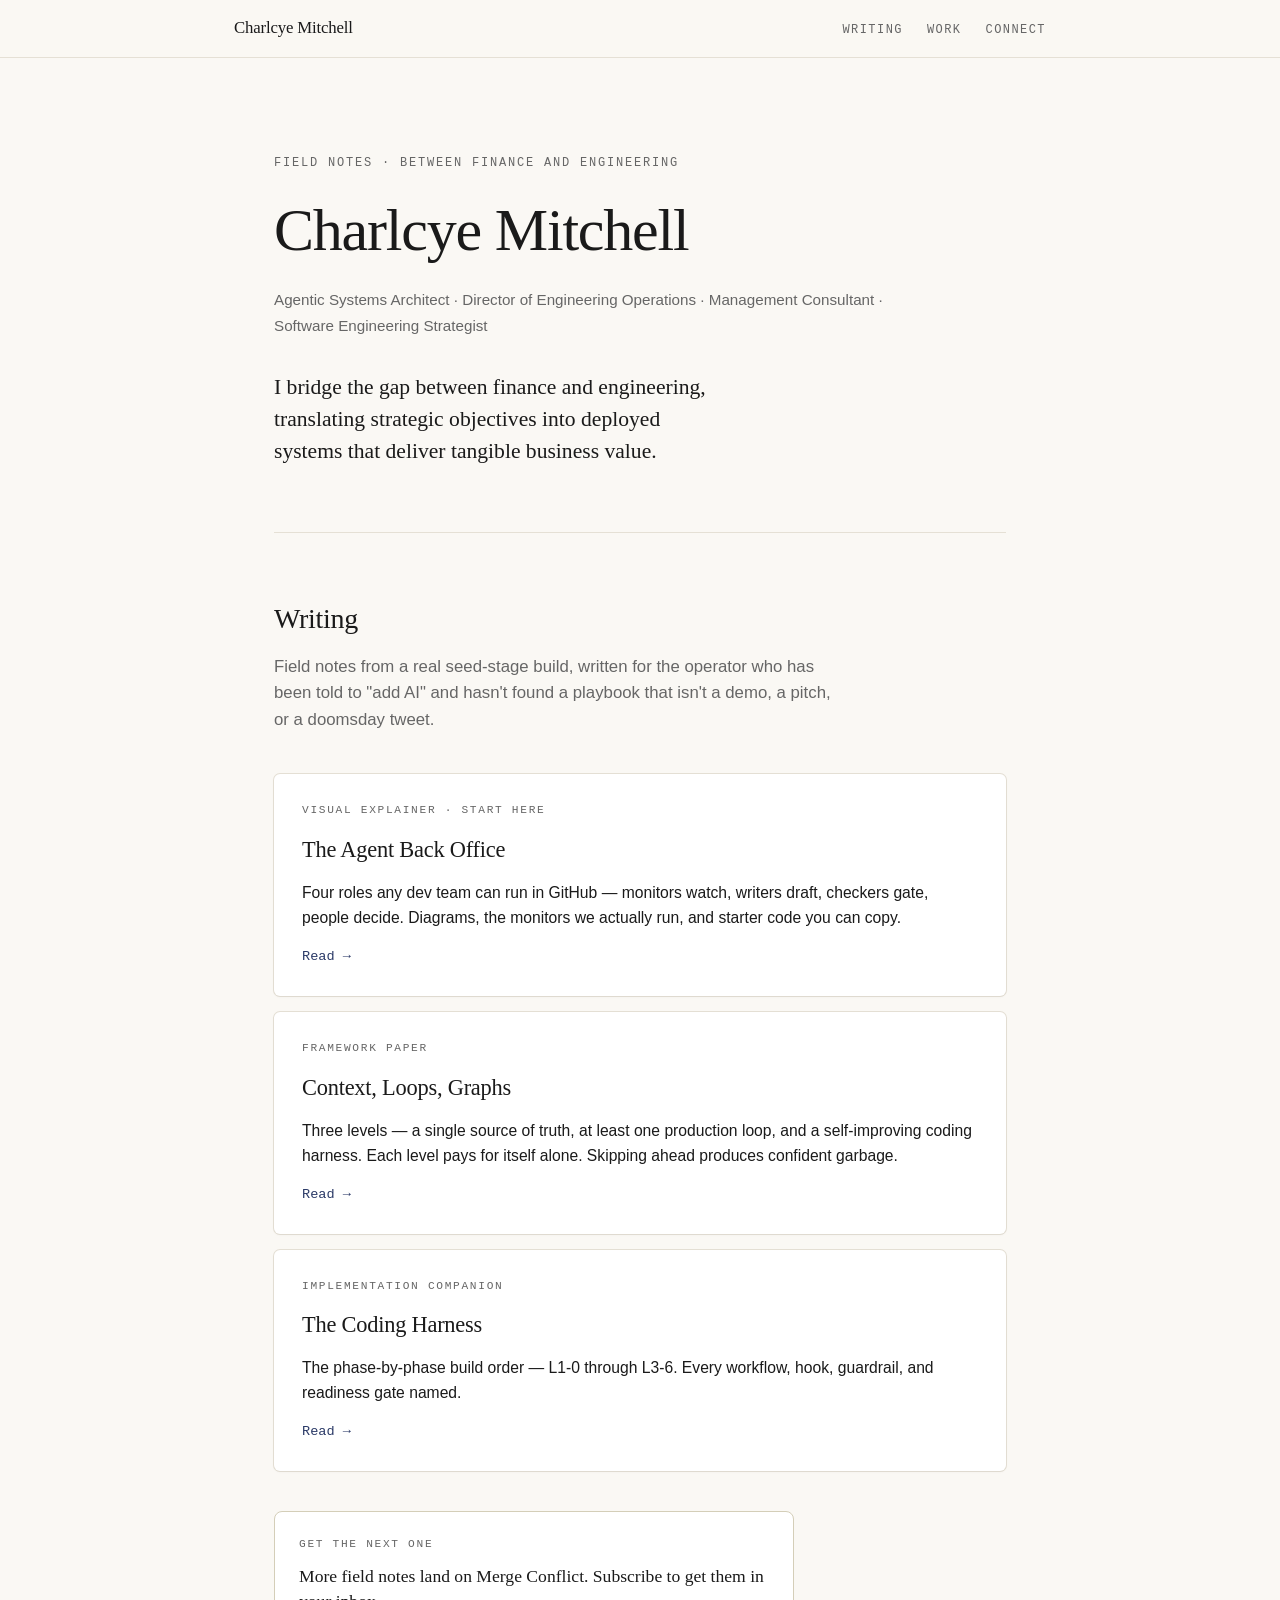
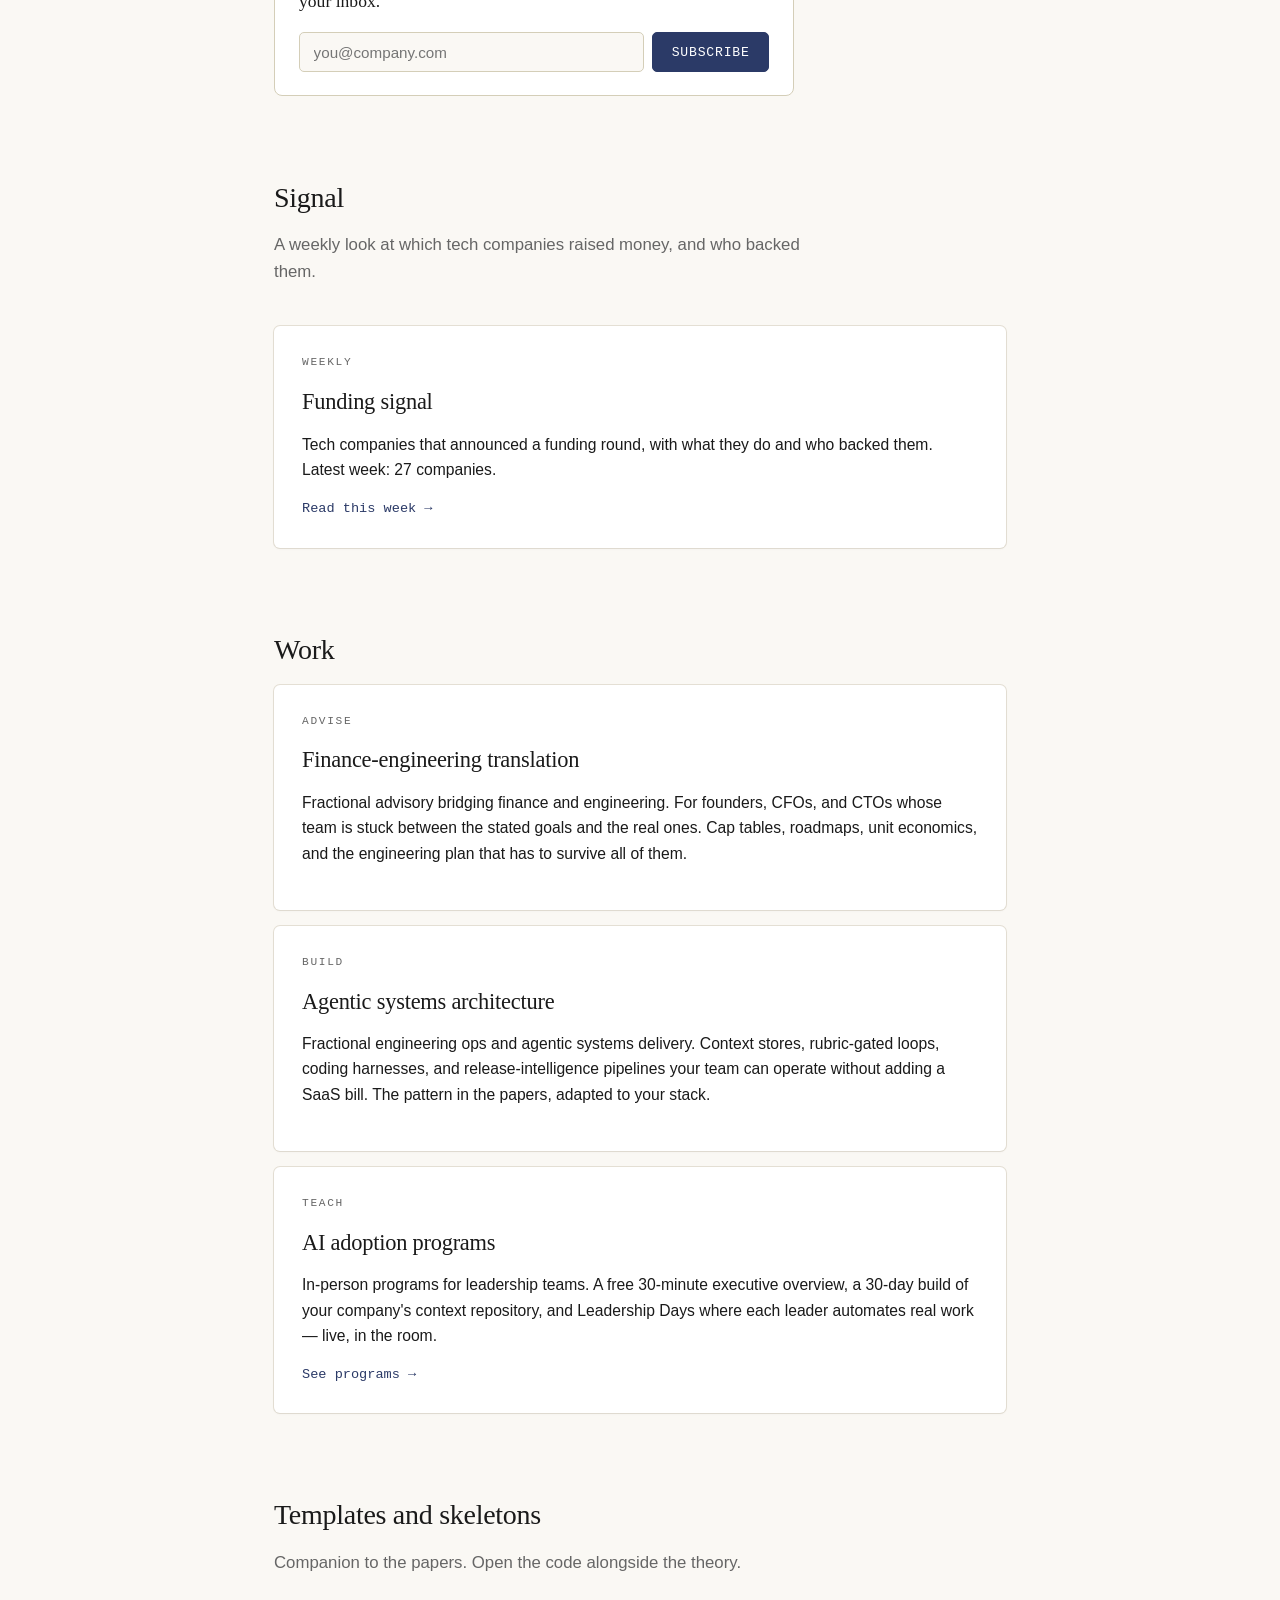
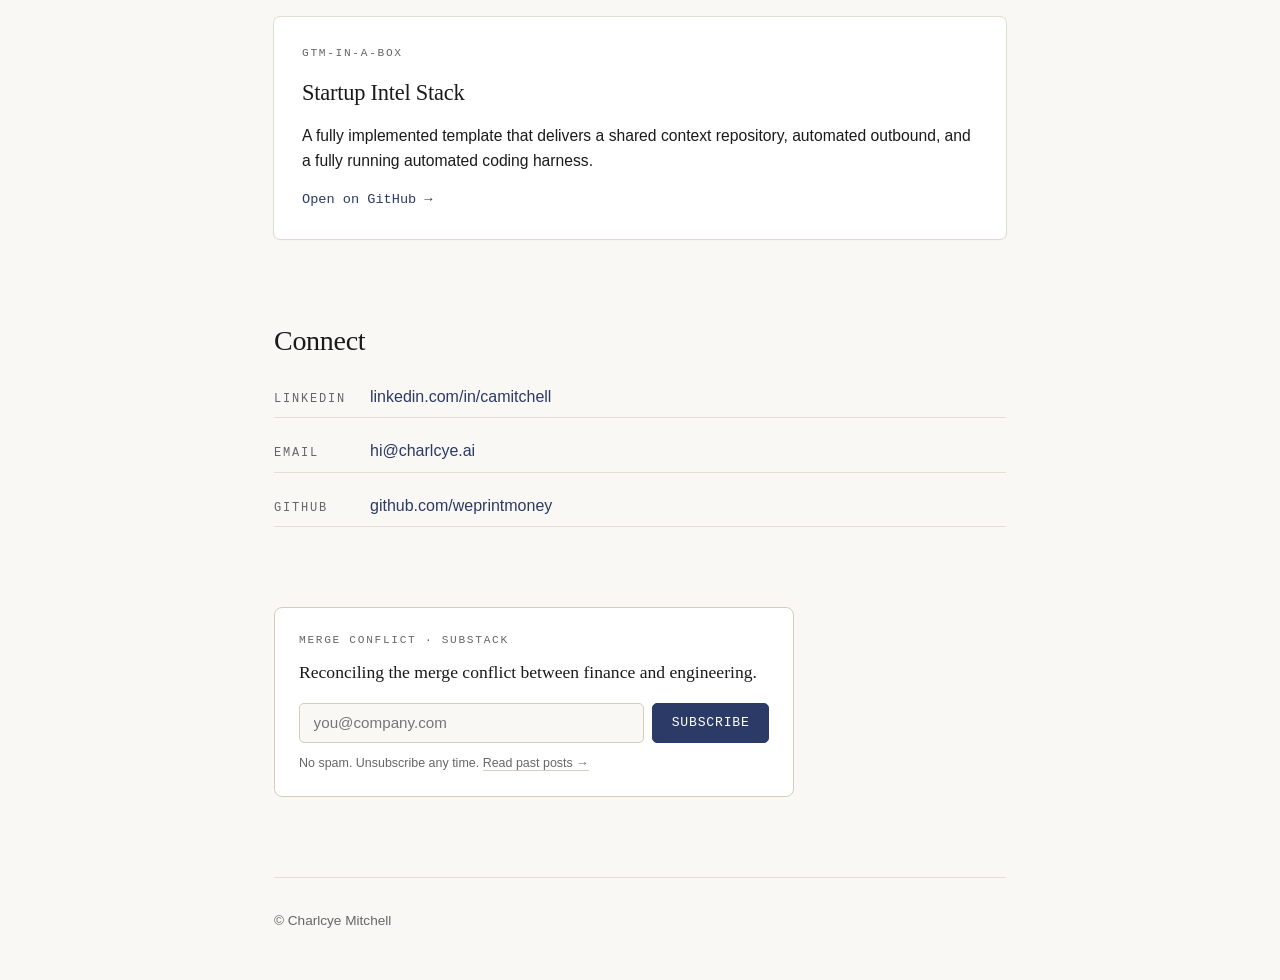
<file: index.html>
<!DOCTYPE html>
<html lang="en">
<head>
  <meta charset="UTF-8" />
  <meta name="viewport" content="width=device-width, initial-scale=1.0" />
  <title>Charlcye Mitchell — I translate between finance and engineering</title>
  <meta name="description" content="I bridge the gap between finance and engineering, translating strategic objectives into deployed systems that deliver tangible business value. Agentic systems architect, Director of Engineering Operations, management consultant, and software engineering strategist." />
  <meta name="author" content="Charlcye Mitchell" />

  <meta property="og:type" content="website" />
  <meta property="og:title" content="Charlcye Mitchell" />
  <meta property="og:description" content="I bridge the gap between finance and engineering, translating strategic objectives into deployed systems that deliver tangible business value." />
  <meta property="og:url" content="https://charlcye.ai" />

  <meta name="twitter:card" content="summary" />
  <meta name="twitter:title" content="Charlcye Mitchell" />
  <meta name="twitter:description" content="I bridge the gap between finance and engineering, translating strategic objectives into deployed systems that deliver tangible business value." />

  <link rel="icon" type="image/svg+xml" href="/favicon.svg" />
  <link rel="stylesheet" href="/styles.css" />
</head>
<body>

  <nav class="site-nav">
    <div class="site-nav-inner">
      <a class="site-nav-brand" href="/">Charlcye Mitchell</a>
      <ul class="site-nav-links">
        <li><a href="#writing">Writing</a></li>
        <li><a href="#work">Work</a></li>
        <li><a href="#connect">Connect</a></li>
      </ul>
    </div>
  </nav>

  <main>

    <section class="hero">
      <p class="eyebrow">FIELD NOTES · BETWEEN FINANCE AND ENGINEERING</p>
      <h1>Charlcye Mitchell</h1>
      <p class="titles">
        <span class="nowrap">Agentic Systems Architect</span>&nbsp;·
        <span class="nowrap">Director of Engineering Operations</span>&nbsp;·
        <span class="nowrap">Management Consultant</span>&nbsp;·
        <span class="nowrap">Software Engineering Strategist</span>
      </p>
      <p class="pitch">
        I bridge the gap between finance and engineering,
        translating strategic objectives into deployed systems
        that deliver tangible business value.
      </p>
    </section>

    <section class="section" id="writing">
      <h2>Writing</h2>
      <p class="section-lede">
        Field notes from a real seed-stage build, written for the operator
        who has been told to "add AI" and hasn't found a playbook that
        isn't a demo, a pitch, or a doomsday tweet.
      </p>

      <div class="cards">
        <a class="card" href="/writing/the-agent-back-office/">
          <p class="card-eyebrow">Visual explainer · Start here</p>
          <h3>The Agent Back Office</h3>
          <p class="card-desc">
            Four roles any dev team can run in GitHub — monitors watch,
            writers draft, checkers gate, people decide. Diagrams, the
            monitors we actually run, and starter code you can copy.
          </p>
          <p class="card-cta">Read →</p>
        </a>

        <a class="card" href="/writing/context-loops-graphs/">
          <p class="card-eyebrow">Framework paper</p>
          <h3>Context, Loops, Graphs</h3>
          <p class="card-desc">
            Three levels — a single source of truth, at least one production
            loop, and a self-improving coding harness. Each level pays for
            itself alone. Skipping ahead produces confident garbage.
          </p>
          <p class="card-cta">Read →</p>
        </a>

        <a class="card" href="/writing/the-coding-harness/">
          <p class="card-eyebrow">Implementation companion</p>
          <h3>The Coding Harness</h3>
          <p class="card-desc">
            The phase-by-phase build order — L1-0 through L3-6. Every
            workflow, hook, guardrail, and readiness gate named.
          </p>
          <p class="card-cta">Read →</p>
        </a>
      </div>

      <div class="subscribe">
        <p class="subscribe-eyebrow">GET THE NEXT ONE</p>
        <p class="subscribe-lede">
          More field notes land on Merge Conflict.
          Subscribe to get them in your inbox.
        </p>
        <form class="subscribe-form" method="get" action="https://read.charlcye.ai/subscribe" target="_blank" rel="noopener">
          <input type="email" name="email" placeholder="you@company.com" required aria-label="Email" />
          <button type="submit">Subscribe</button>
        </form>
      </div>
    </section>

    <section class="section" id="signal">
      <h2>Signal</h2>
      <p class="section-lede">
        A weekly look at which tech companies raised money, and who backed them.
      </p>

      <div class="cards">
        <!-- funding-signal:card -->
        <a class="card" href="/funding-signal/">
          <p class="card-eyebrow">Weekly</p>
          <h3>Funding signal</h3>
          <p class="card-desc">
            Tech companies that announced a funding round, with what they do
            and who backed them. Latest week: 27 companies.
          </p>
          <p class="card-cta">Read this week →</p>
        </a>
        <!-- /funding-signal:card -->
      </div>
    </section>

    <section class="section" id="work">
      <h2>Work</h2>

      <div class="cards">
        <div class="card static">
          <p class="card-eyebrow">Advise</p>
          <h3>Finance-engineering translation</h3>
          <p class="card-desc">
            Fractional advisory bridging finance and engineering. For
            founders, CFOs, and CTOs whose team is stuck between the
            stated goals and the real ones. Cap tables, roadmaps, unit
            economics, and the engineering plan that has to survive
            all of them.
          </p>
        </div>

        <div class="card static">
          <p class="card-eyebrow">Build</p>
          <h3>Agentic systems architecture</h3>
          <p class="card-desc">
            Fractional engineering ops and agentic systems delivery.
            Context stores, rubric-gated loops, coding harnesses, and
            release-intelligence pipelines your team can operate
            without adding a SaaS bill. The pattern in the papers,
            adapted to your stack.
          </p>
        </div>

        <a class="card" href="/ai-adoption/">
          <p class="card-eyebrow">Teach</p>
          <h3>AI adoption programs</h3>
          <p class="card-desc">
            In-person programs for leadership teams. A free 30-minute
            executive overview, a 30-day build of your company's context
            repository, and Leadership Days where each leader automates
            real work — live, in the room.
          </p>
          <p class="card-cta">See programs →</p>
        </a>
      </div>
    </section>

    <section class="section" id="templates">
      <h2>Templates and skeletons</h2>
      <p class="section-lede">
        Companion to the papers. Open the code alongside the theory.
      </p>

      <div class="cards">
        <a class="card" href="https://github.com/weprintmoney/startup-intel-stack">
          <p class="card-eyebrow">GTM-in-a-box</p>
          <h3>Startup Intel Stack</h3>
          <p class="card-desc">
            A fully implemented template that delivers a shared context
            repository, automated outbound, and a fully running automated
            coding harness.
          </p>
          <p class="card-cta">Open on GitHub →</p>
        </a>
      </div>
    </section>

    <section class="section connect" id="connect">
      <h2>Connect</h2>
      <ul class="connect-list">
        <li>
          <span class="connect-label">LinkedIn</span>
          <a href="https://linkedin.com/in/camitchell">linkedin.com/in/camitchell</a>
        </li>
        <li>
          <span class="connect-label">Email</span>
          <a href="mailto:hi@charlcye.ai">hi@charlcye.ai</a>
        </li>
        <li>
          <span class="connect-label">GitHub</span>
          <a href="https://github.com/weprintmoney">github.com/weprintmoney</a>
        </li>
      </ul>
    </section>

    <div class="subscribe">
      <p class="subscribe-eyebrow">MERGE CONFLICT · SUBSTACK</p>
      <p class="subscribe-lede">
        Reconciling the merge conflict between finance and engineering.
      </p>
      <form class="subscribe-form" method="get" action="https://read.charlcye.ai/subscribe" target="_blank" rel="noopener">
        <input type="email" name="email" placeholder="you@company.com" required aria-label="Email" />
        <button type="submit">Subscribe</button>
      </form>
      <p class="subscribe-note">
        No spam. Unsubscribe any time.
        <a href="https://read.charlcye.ai" target="_blank" rel="noopener">Read past posts →</a>
      </p>
    </div>

    <footer>
      <p>© Charlcye Mitchell</p>
    </footer>

  </main>
</body>
</html>
</file>
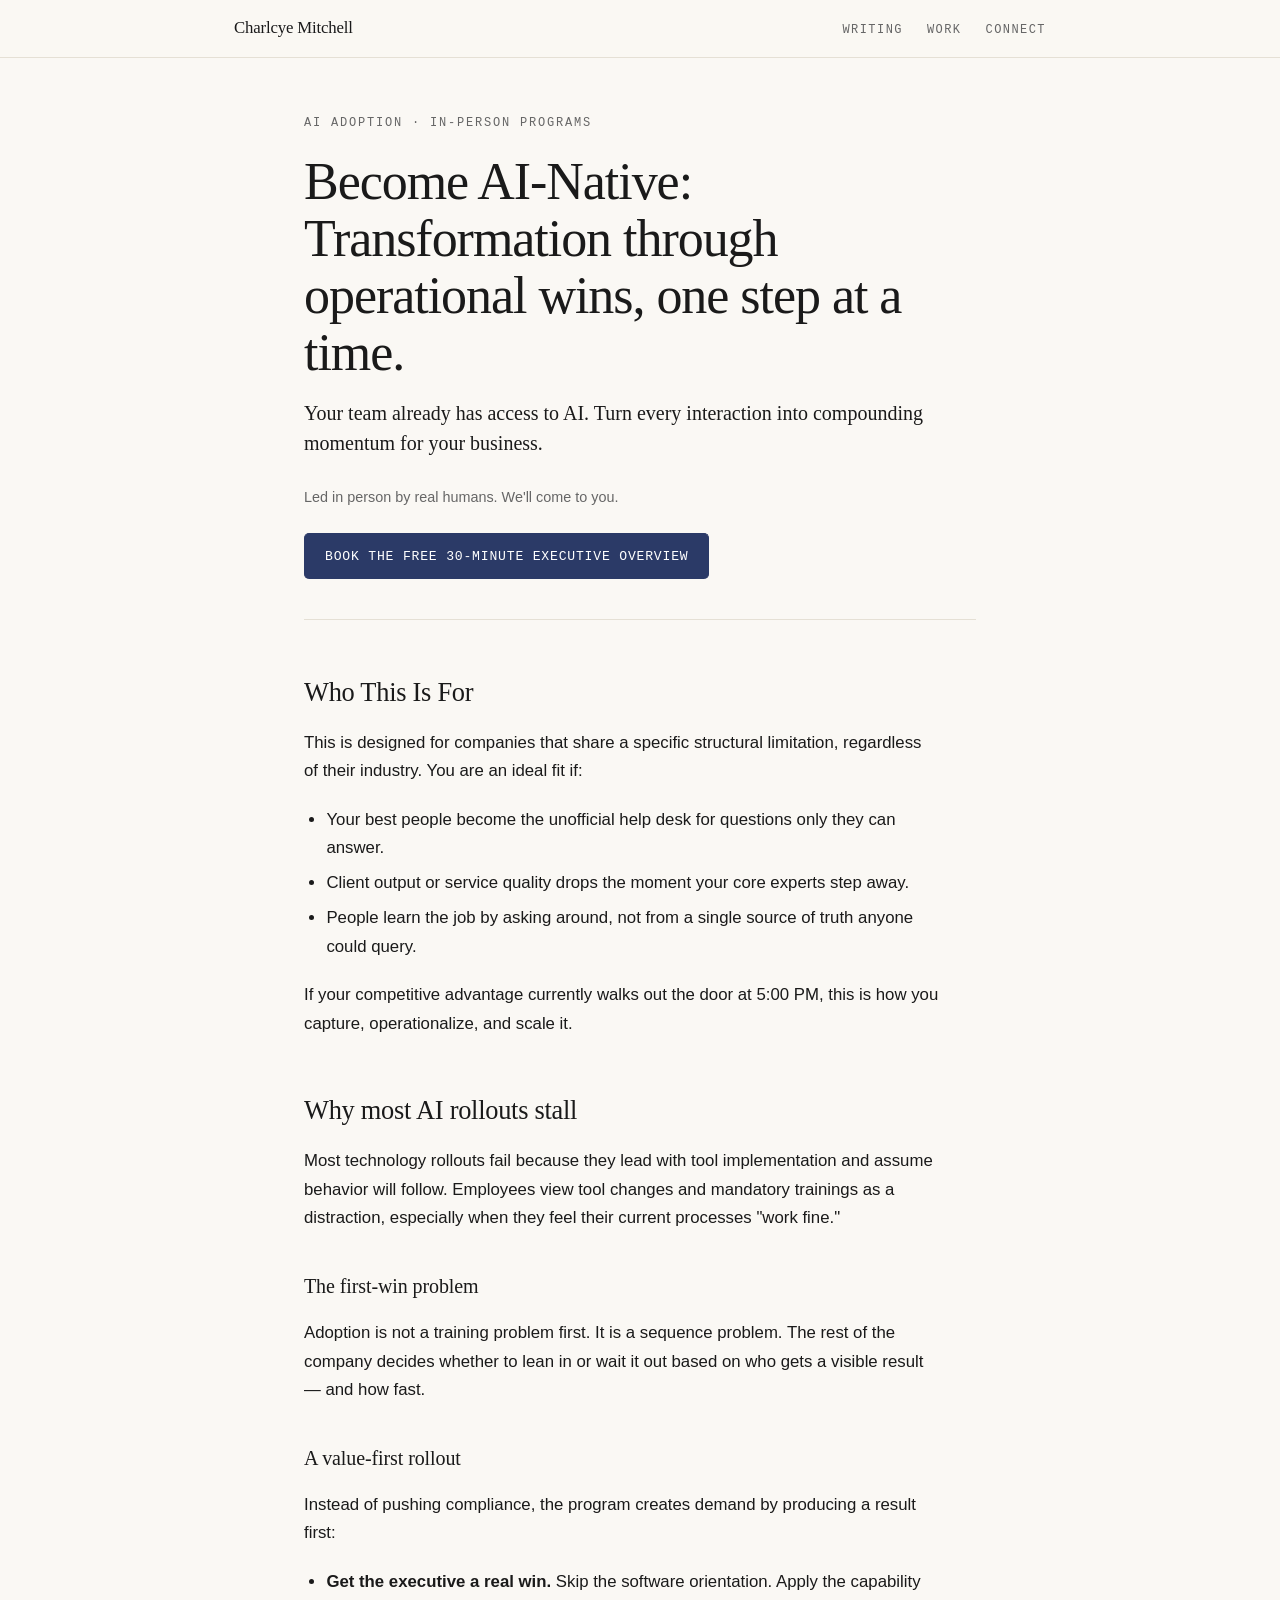
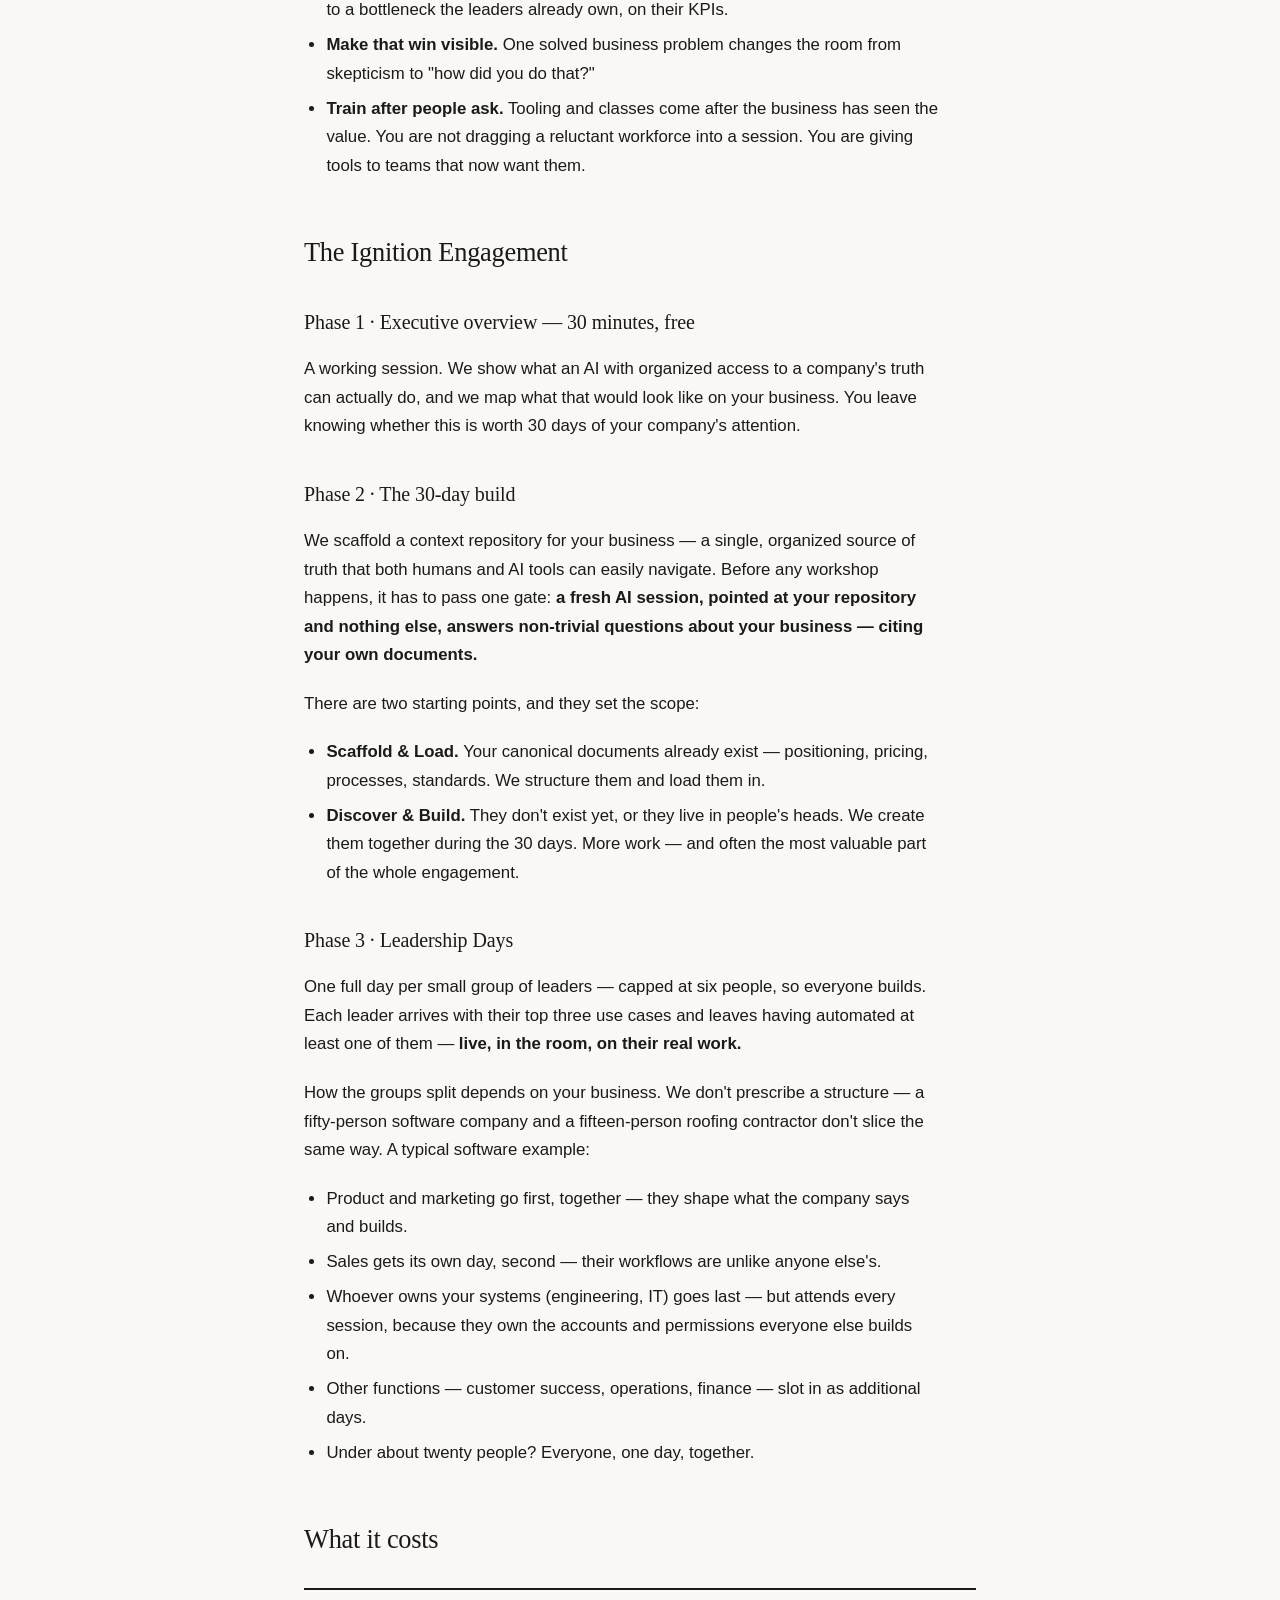
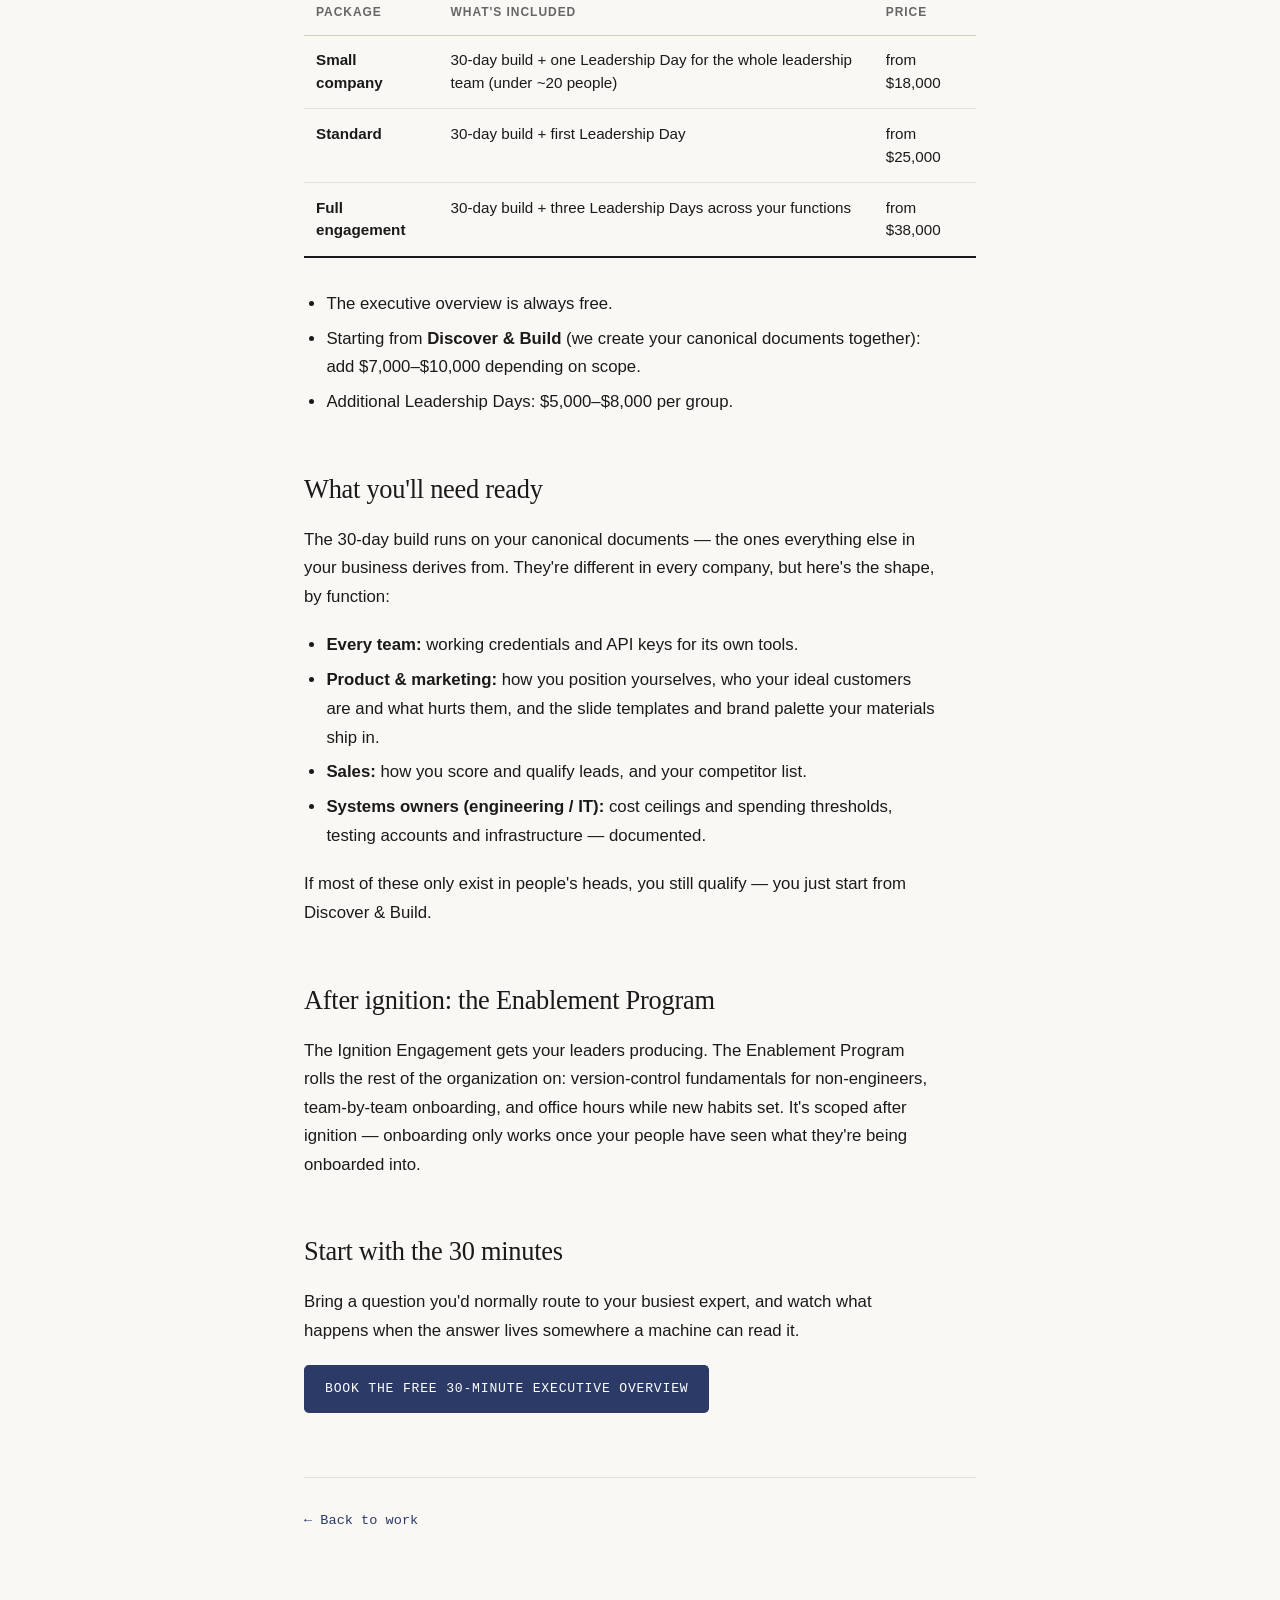
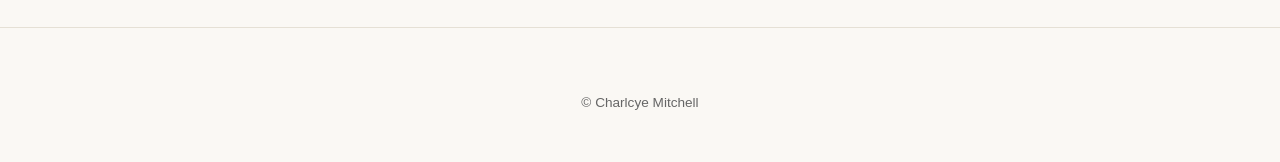
<file: ai-adoption/index.html>
<!DOCTYPE html>
<html lang="en">
<head>
  <meta charset="UTF-8" />
  <meta name="viewport" content="width=device-width, initial-scale=1.0" />
  <title>AI Adoption Programs — Charlcye Mitchell</title>
  <meta name="description" content="In-person AI adoption programs for leadership teams. A 30-minute executive overview, a 30-day build of your company's context repository, and one-day leadership workshops where each leader automates real work — live, in the room." />
  <meta name="author" content="Charlcye Mitchell" />

  <meta property="og:type" content="website" />
  <meta property="og:title" content="AI Adoption Programs" />
  <meta property="og:description" content="A 30-minute executive overview, a 30-day build of your company's context repository, and one-day leadership workshops where each leader automates real work — live, in the room." />
  <meta property="og:url" content="https://charlcye.ai/ai-adoption/" />

  <meta name="twitter:card" content="summary" />
  <meta name="twitter:title" content="AI Adoption Programs" />
  <meta name="twitter:description" content="A 30-minute executive overview, a 30-day build of your company's context repository, and one-day leadership workshops where each leader automates real work — live, in the room." />

  <link rel="icon" type="image/svg+xml" href="/favicon.svg" />
  <link rel="stylesheet" href="/styles.css" />
</head>
<body>

  <nav class="site-nav">
    <div class="site-nav-inner">
      <a class="site-nav-brand" href="/">Charlcye Mitchell</a>
      <ul class="site-nav-links">
        <li><a href="/#writing">Writing</a></li>
        <li><a href="/#work">Work</a></li>
        <li><a href="/#connect">Connect</a></li>
      </ul>
    </div>
  </nav>

  <main class="paper-main">
    <article class="paper">

      <header class="paper-header">
        <p class="eyebrow">AI ADOPTION · IN-PERSON PROGRAMS</p>
        <h1>Become AI-Native: Transformation through operational wins, one step at a time.</h1>
        <p class="paper-subtitle">
          Your team already has access to AI. Turn every interaction into
          compounding momentum for your business.
        </p>
        <p class="paper-byline">
          Led in person by real humans. We'll come to you.
        </p>
        <p>
          <a class="cta-button" href="mailto:hi@charlcye.ai?subject=Executive%20overview%20request">Book the free 30-minute executive overview</a>
        </p>
      </header>

      <div class="paper-body">

        <h2 id="who-this-is-for">Who This Is For</h2>
        <p>
          This is designed for companies that share a specific structural
          limitation, regardless of their industry. You are an ideal fit if:
        </p>
        <ul>
          <li>Your best people become the unofficial help desk for questions only they can answer.</li>
          <li>Client output or service quality drops the moment your core experts step away.</li>
          <li>People learn the job by asking around, not from a single source of truth anyone could query.</li>
        </ul>
        <p>
          If your competitive advantage currently walks out the door at
          5:00 PM, this is how you capture, operationalize, and scale it.
        </p>
        <h2 id="why-rollouts-stall">Why most AI rollouts stall</h2>
        <p>
          Most technology rollouts fail because they lead with tool
          implementation and assume behavior will follow. Employees view
          tool changes and mandatory trainings as a distraction, especially
          when they feel their current processes "work fine."
        </p>

        <h3 id="the-first-win-problem">The first-win problem</h3>
        <p>
          Adoption is not a training problem first. It is a sequence
          problem. The rest of the company decides whether to lean in or
          wait it out based on who gets a visible result — and how fast.
        </p>

        <h3 id="value-first-rollout">A value-first rollout</h3>
        <p>
          Instead of pushing compliance, the program creates demand by
          producing a result first:
        </p>
        <ul>
          <li>
            <strong>Get the executive a real win.</strong> Skip the
            software orientation. Apply the capability to a bottleneck the
            leaders already own, on their KPIs.
          </li>
          <li>
            <strong>Make that win visible.</strong> One solved business
            problem changes the room from skepticism to "how did you do
            that?"
          </li>
          <li>
            <strong>Train after people ask.</strong> Tooling and classes
            come after the business has seen the value. You are not
            dragging a reluctant workforce into a session. You are giving
            tools to teams that now want them.
          </li>
        </ul>

        <h2 id="the-ignition-engagement">The Ignition Engagement</h2>

        <h3 id="phase-1">Phase 1 · Executive overview — 30 minutes, free</h3>
        <p>
          A working session. We show what an AI with organized access to a
          company's truth can actually do, and we map what that would look
          like on your business. You leave knowing
          whether this is worth 30 days of your company's attention.
        </p>

        <h3 id="phase-2">Phase 2 · The 30-day build</h3>
        <p>
          We scaffold a context repository for your business — a single,
          organized source of truth that both humans and AI tools can
          easily navigate. Before any workshop happens, it has to pass one gate:
          <strong>a fresh AI session, pointed at your repository and nothing
          else, answers non-trivial questions about your business — citing
          your own documents.</strong>
        </p>
        <p>There are two starting points, and they set the scope:</p>
        <ul>
          <li>
            <strong>Scaffold &amp; Load.</strong> Your canonical documents
            already exist — positioning, pricing, processes, standards. We
            structure them and load them in.
          </li>
          <li>
            <strong>Discover &amp; Build.</strong> They don't exist yet, or
            they live in people's heads. We create them together during the
            30 days. More work — and often the most valuable part of the
            whole engagement.
          </li>
        </ul>

        <h3 id="phase-3">Phase 3 · Leadership Days</h3>
        <p>
          One full day per small group of leaders — capped at six people, so
          everyone builds. Each leader arrives with their top three use
          cases and leaves having automated at least one of them —
          <strong>live, in the room, on their real work.</strong>
        </p>
        <p>
          How the groups split depends on your business. We don't prescribe a
          structure — a fifty-person software company and a fifteen-person
          roofing contractor don't slice the same way. A typical software
          example:
        </p>
        <ul>
          <li>Product and marketing go first, together — they shape what the company says and builds.</li>
          <li>Sales gets its own day, second — their workflows are unlike anyone else's.</li>
          <li>Whoever owns your systems (engineering, IT) goes last — but attends every session, because they own the accounts and permissions everyone else builds on.</li>
          <li>Other functions — customer success, operations, finance — slot in as additional days.</li>
          <li>Under about twenty people? Everyone, one day, together.</li>
        </ul>

        <h2 id="what-it-costs">What it costs</h2>
        <table>
          <thead>
            <tr>
              <th>Package</th>
              <th>What's included</th>
              <th>Price</th>
            </tr>
          </thead>
          <tbody>
            <tr>
              <td><strong>Small company</strong></td>
              <td>30-day build + one Leadership Day for the whole leadership team (under ~20 people)</td>
              <td>from $18,000</td>
            </tr>
            <tr>
              <td><strong>Standard</strong></td>
              <td>30-day build + first Leadership Day</td>
              <td>from $25,000</td>
            </tr>
            <tr>
              <td><strong>Full engagement</strong></td>
              <td>30-day build + three Leadership Days across your functions</td>
              <td>from $38,000</td>
            </tr>
          </tbody>
        </table>
        <ul>
          <li>The executive overview is always free.</li>
          <li>Starting from <strong>Discover &amp; Build</strong> (we create your canonical documents together): add $7,000–$10,000 depending on scope.</li>
          <li>Additional Leadership Days: $5,000–$8,000 per group.</li>
        </ul>

        <h2 id="what-youll-need">What you'll need ready</h2>
        <p>
          The 30-day build runs on your canonical documents — the ones
          everything else in your business derives from. They're different
          in every company, but here's the shape, by function:
        </p>
        <ul>
          <li><strong>Every team:</strong> working credentials and API keys for its own tools.</li>
          <li><strong>Product &amp; marketing:</strong> how you position yourselves, who your ideal customers are and what hurts them, and the slide templates and brand palette your materials ship in.</li>
          <li><strong>Sales:</strong> how you score and qualify leads, and your competitor list.</li>
          <li><strong>Systems owners (engineering / IT):</strong> cost ceilings and spending thresholds, testing accounts and infrastructure — documented.</li>
        </ul>
        <p>
          If most of these only exist in people's heads, you still qualify —
          you just start from Discover &amp; Build.
        </p>

        <h2 id="enablement">After ignition: the Enablement Program</h2>
        <p>
          The Ignition Engagement gets your leaders producing. The
          Enablement Program rolls the rest of the organization on:
          version-control fundamentals for non-engineers, team-by-team
          onboarding, and office hours while new habits set. It's scoped
          after ignition — onboarding only works once your people have seen
          what they're being onboarded into.
        </p>

        <h2 id="start">Start with the 30 minutes</h2>
        <p>
          Bring a question you'd normally route to your busiest expert, and
          watch what happens when the answer lives somewhere a machine can
          read it.
        </p>
        <p>
          <a class="cta-button" href="mailto:hi@charlcye.ai?subject=Executive%20overview%20request">Book the free 30-minute executive overview</a>
        </p>

      </div>

      <p class="paper-back">
        <a href="/#work">← Back to work</a>
      </p>

    </article>
  </main>

  <footer class="site-footer">
    <div class="site-footer-inner">
      <p>© Charlcye Mitchell</p>
    </div>
  </footer>

</body>
</html>
</file>
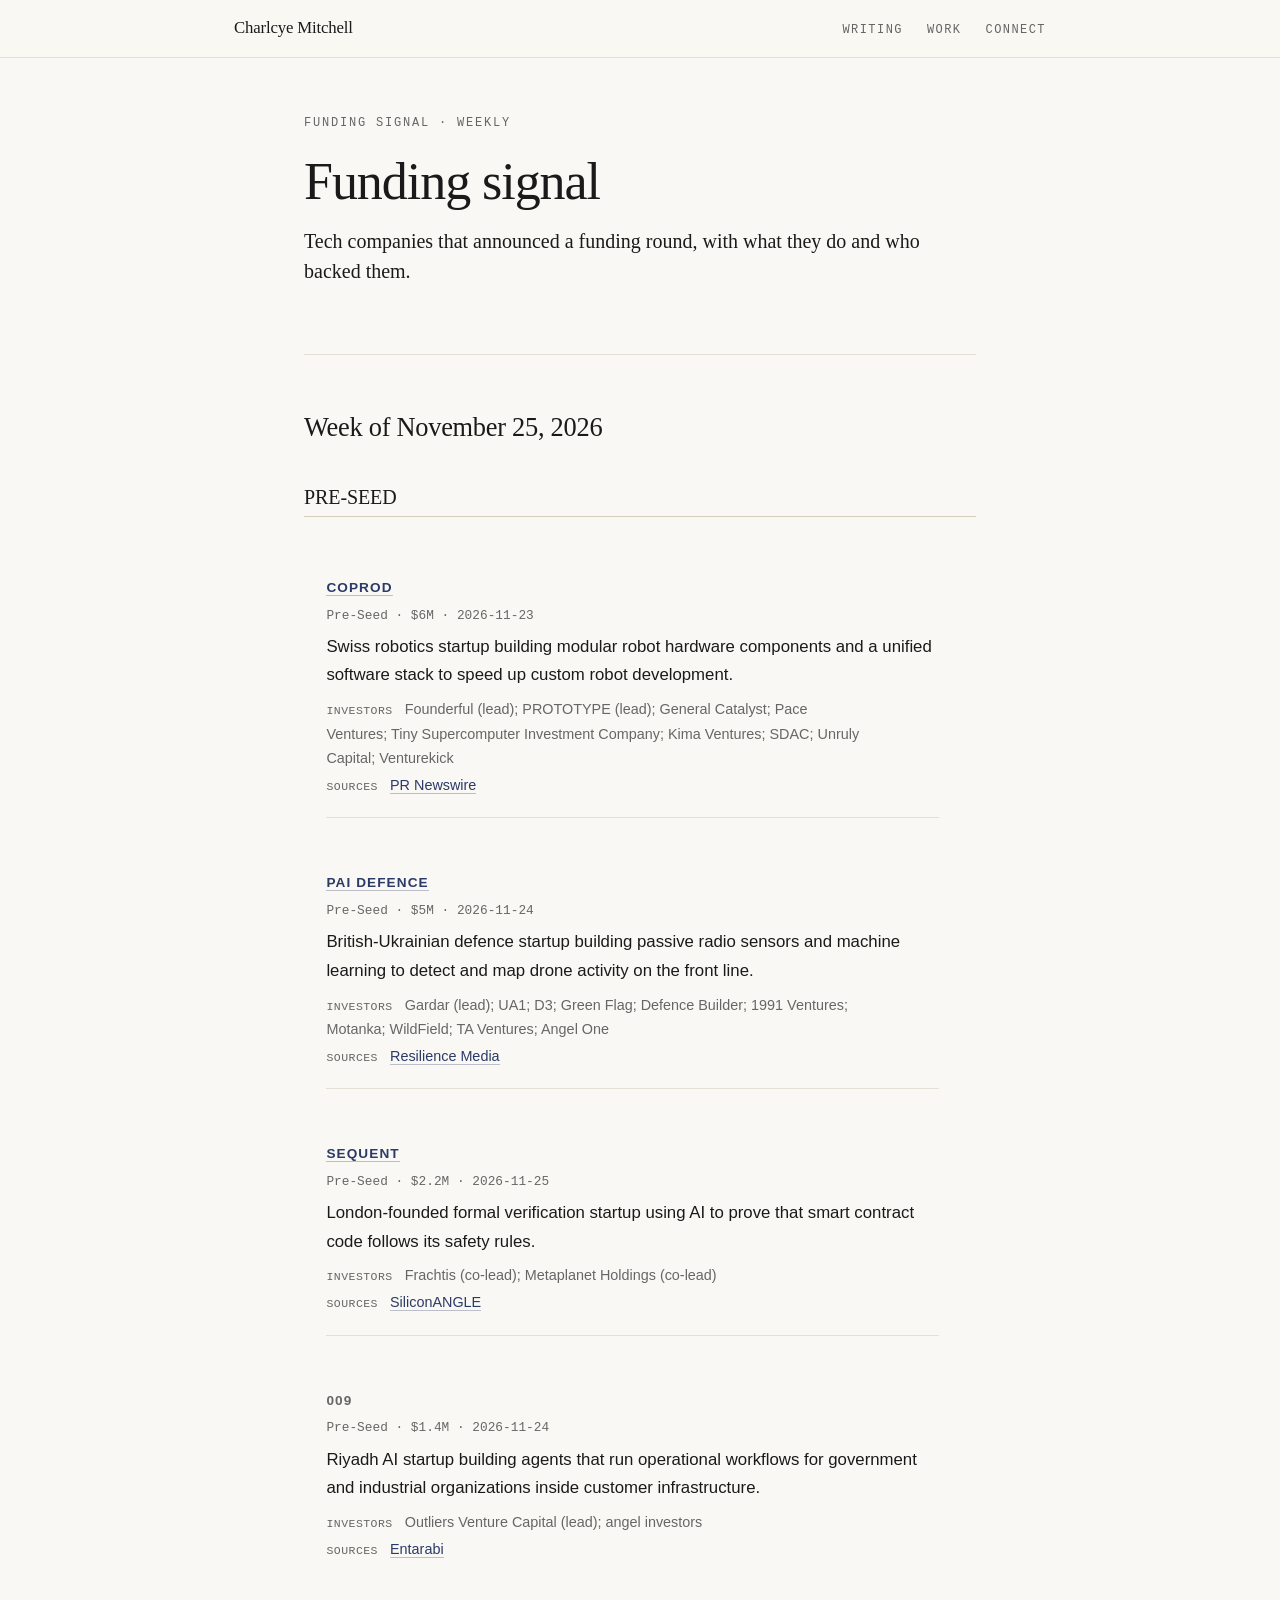
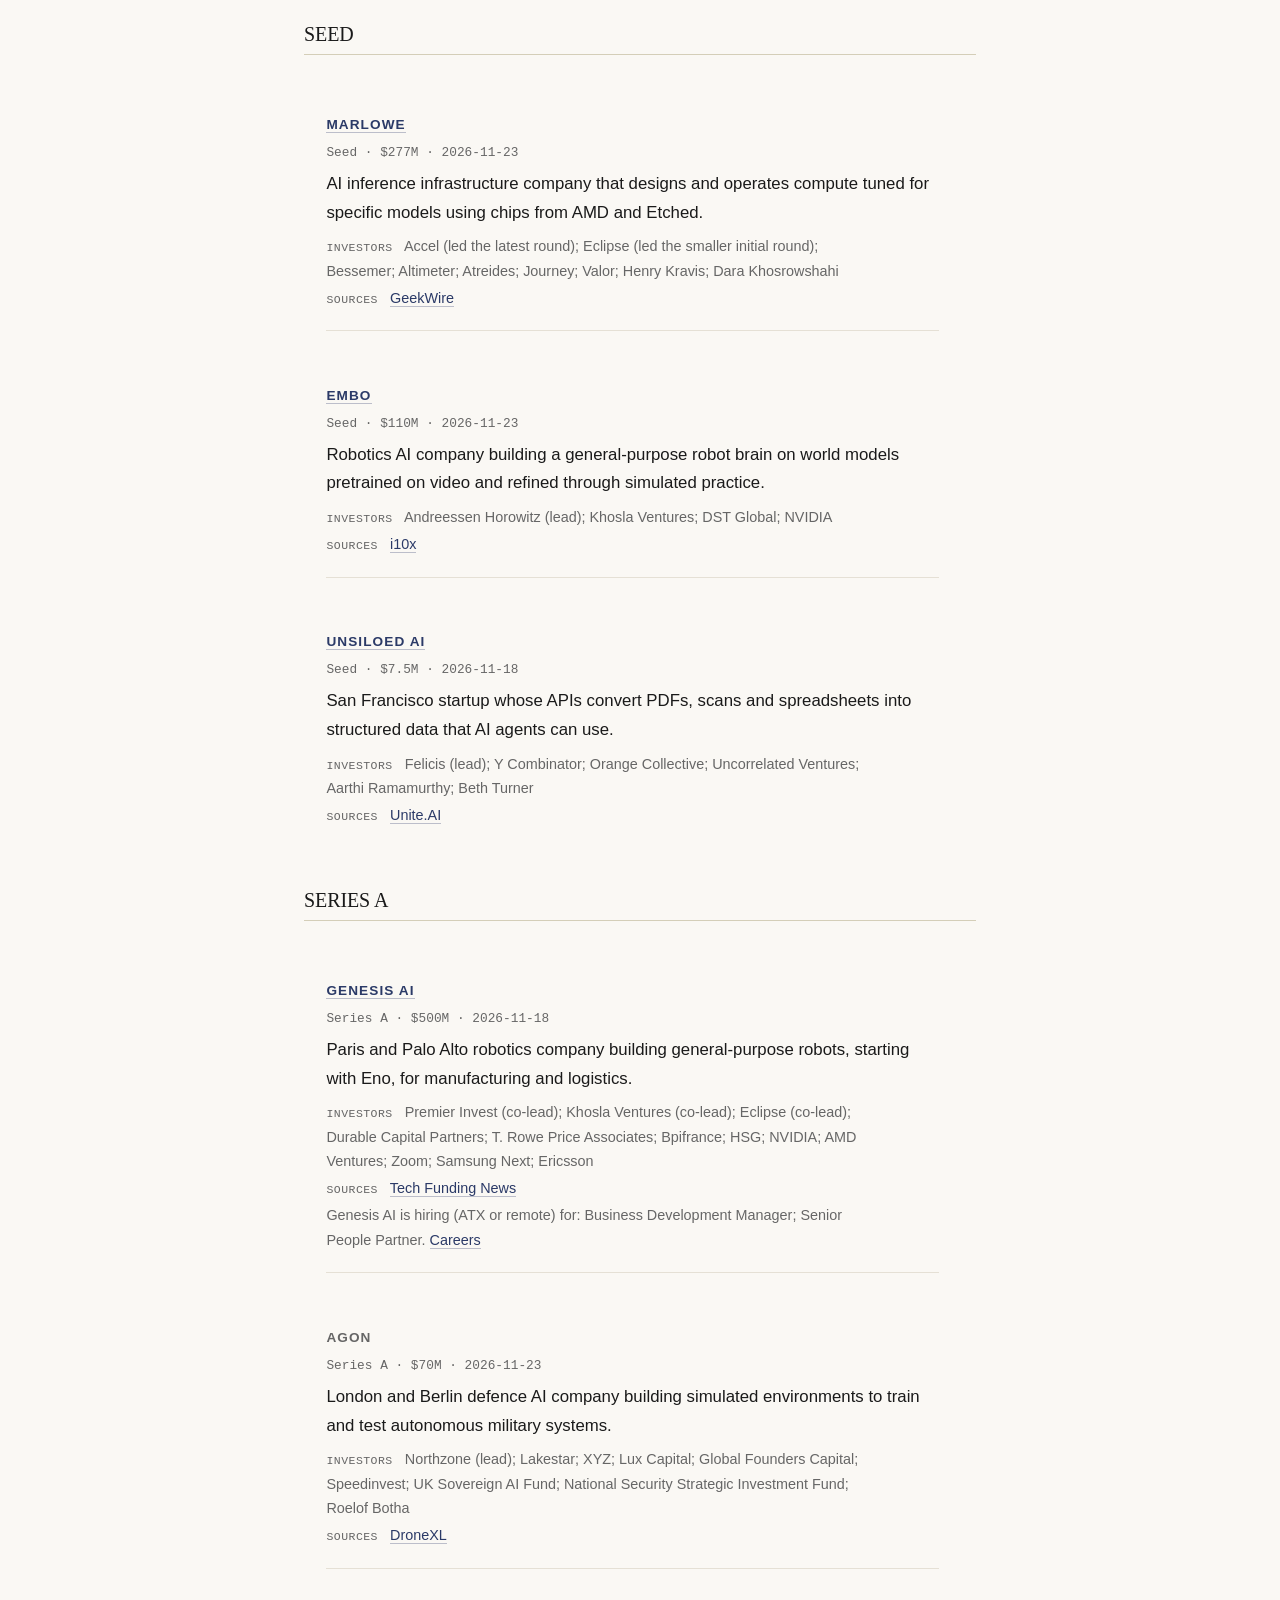
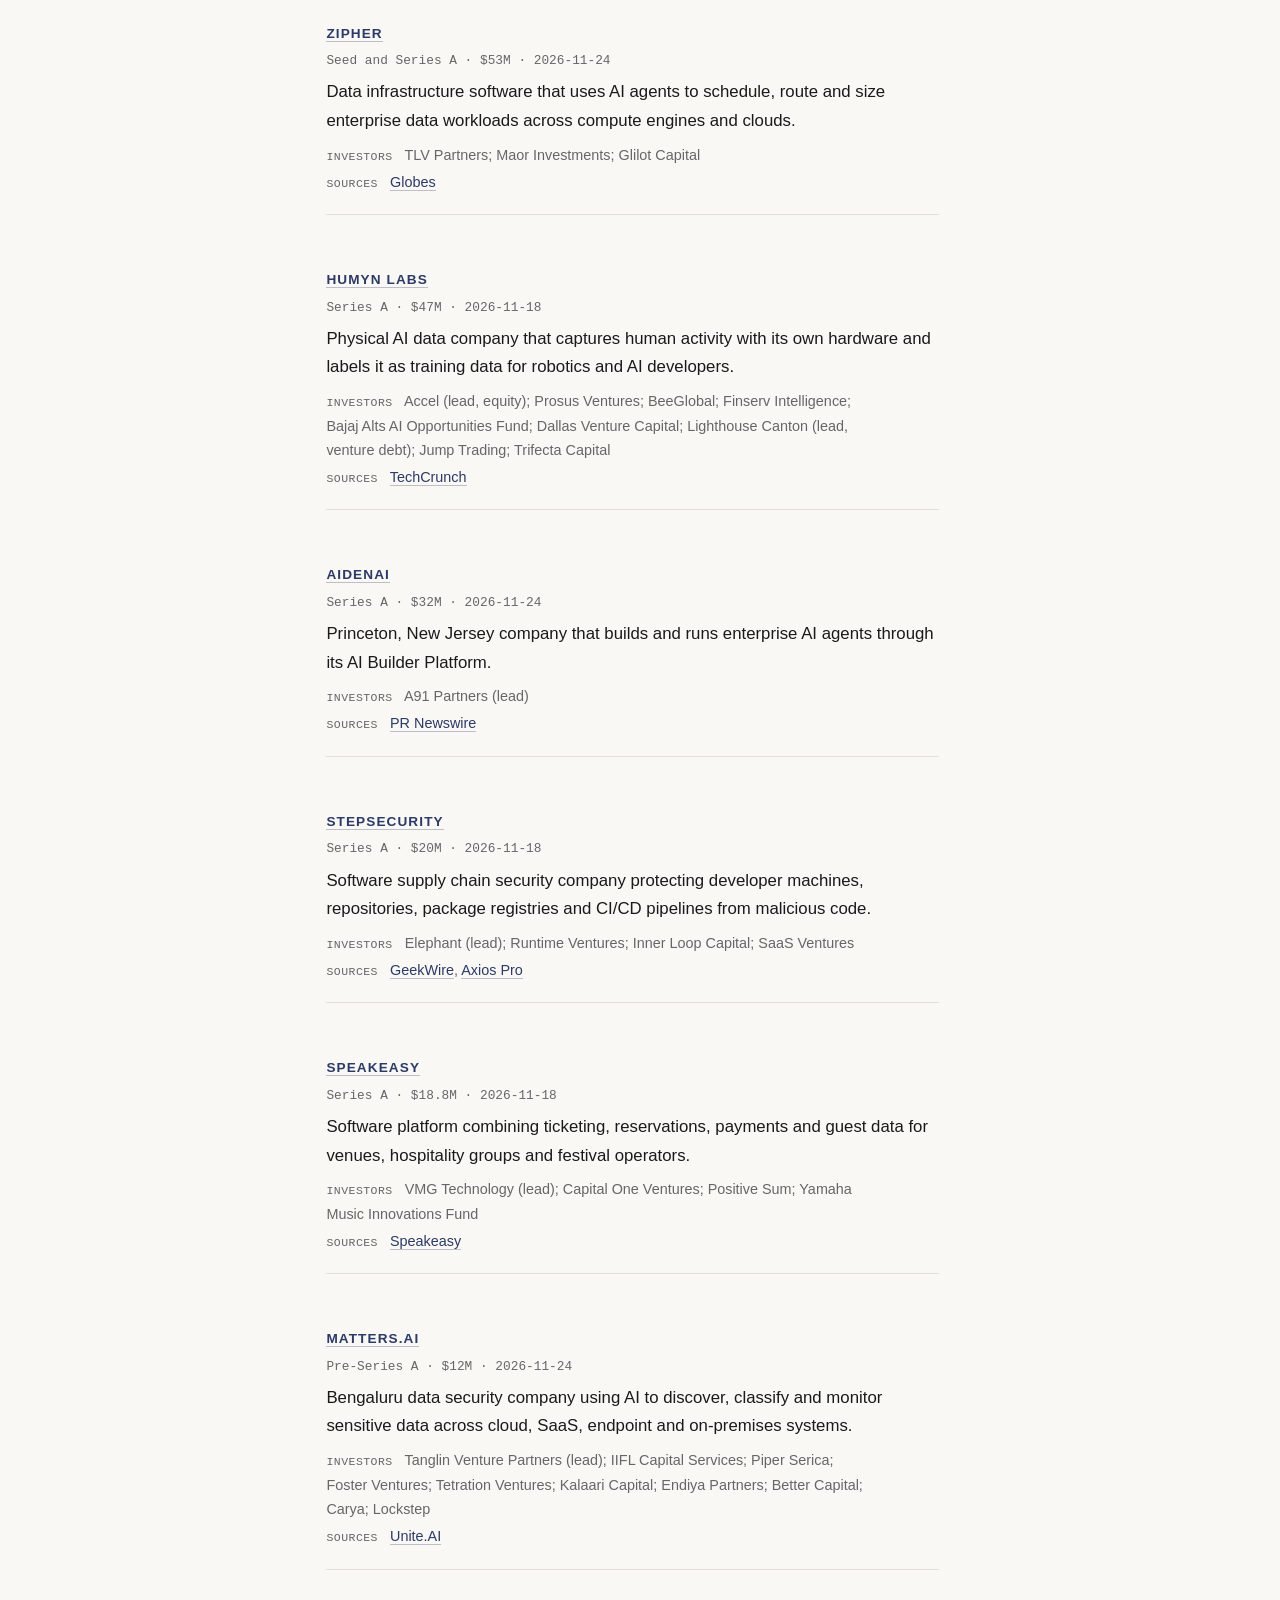
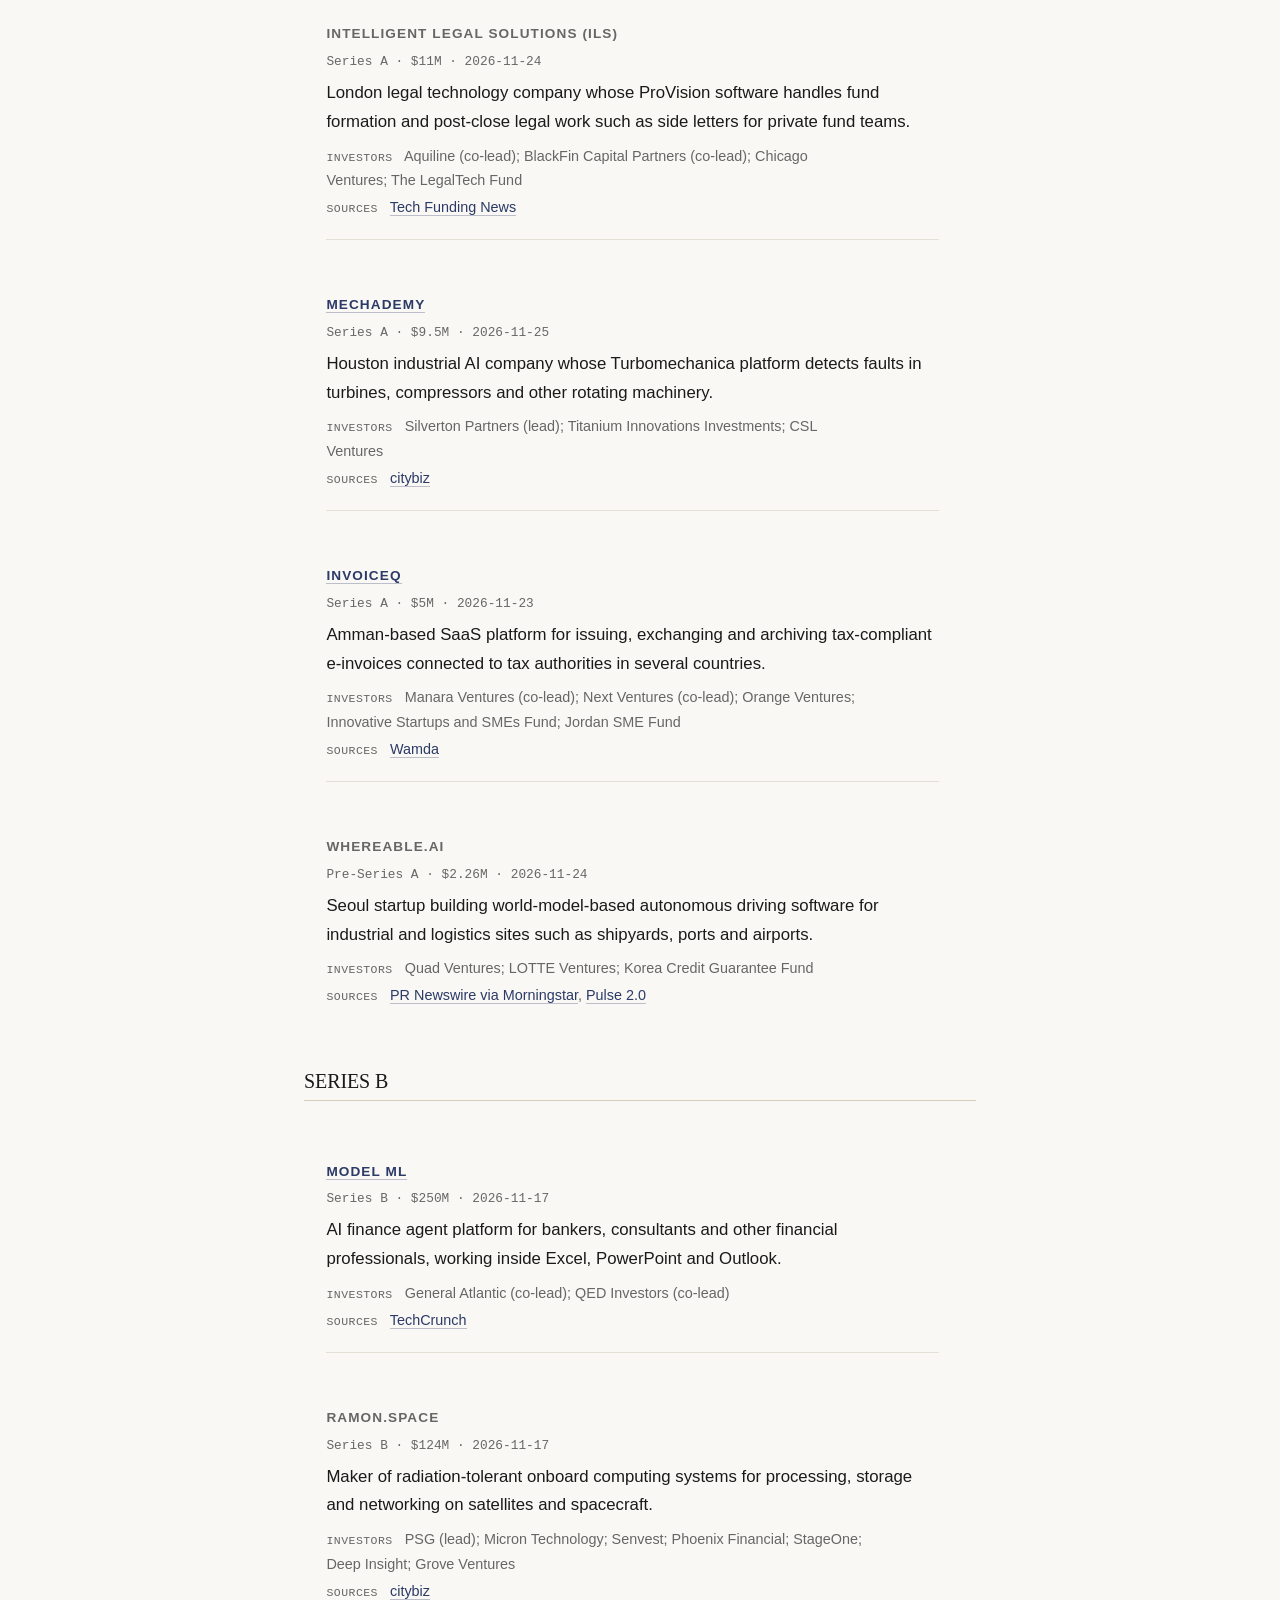
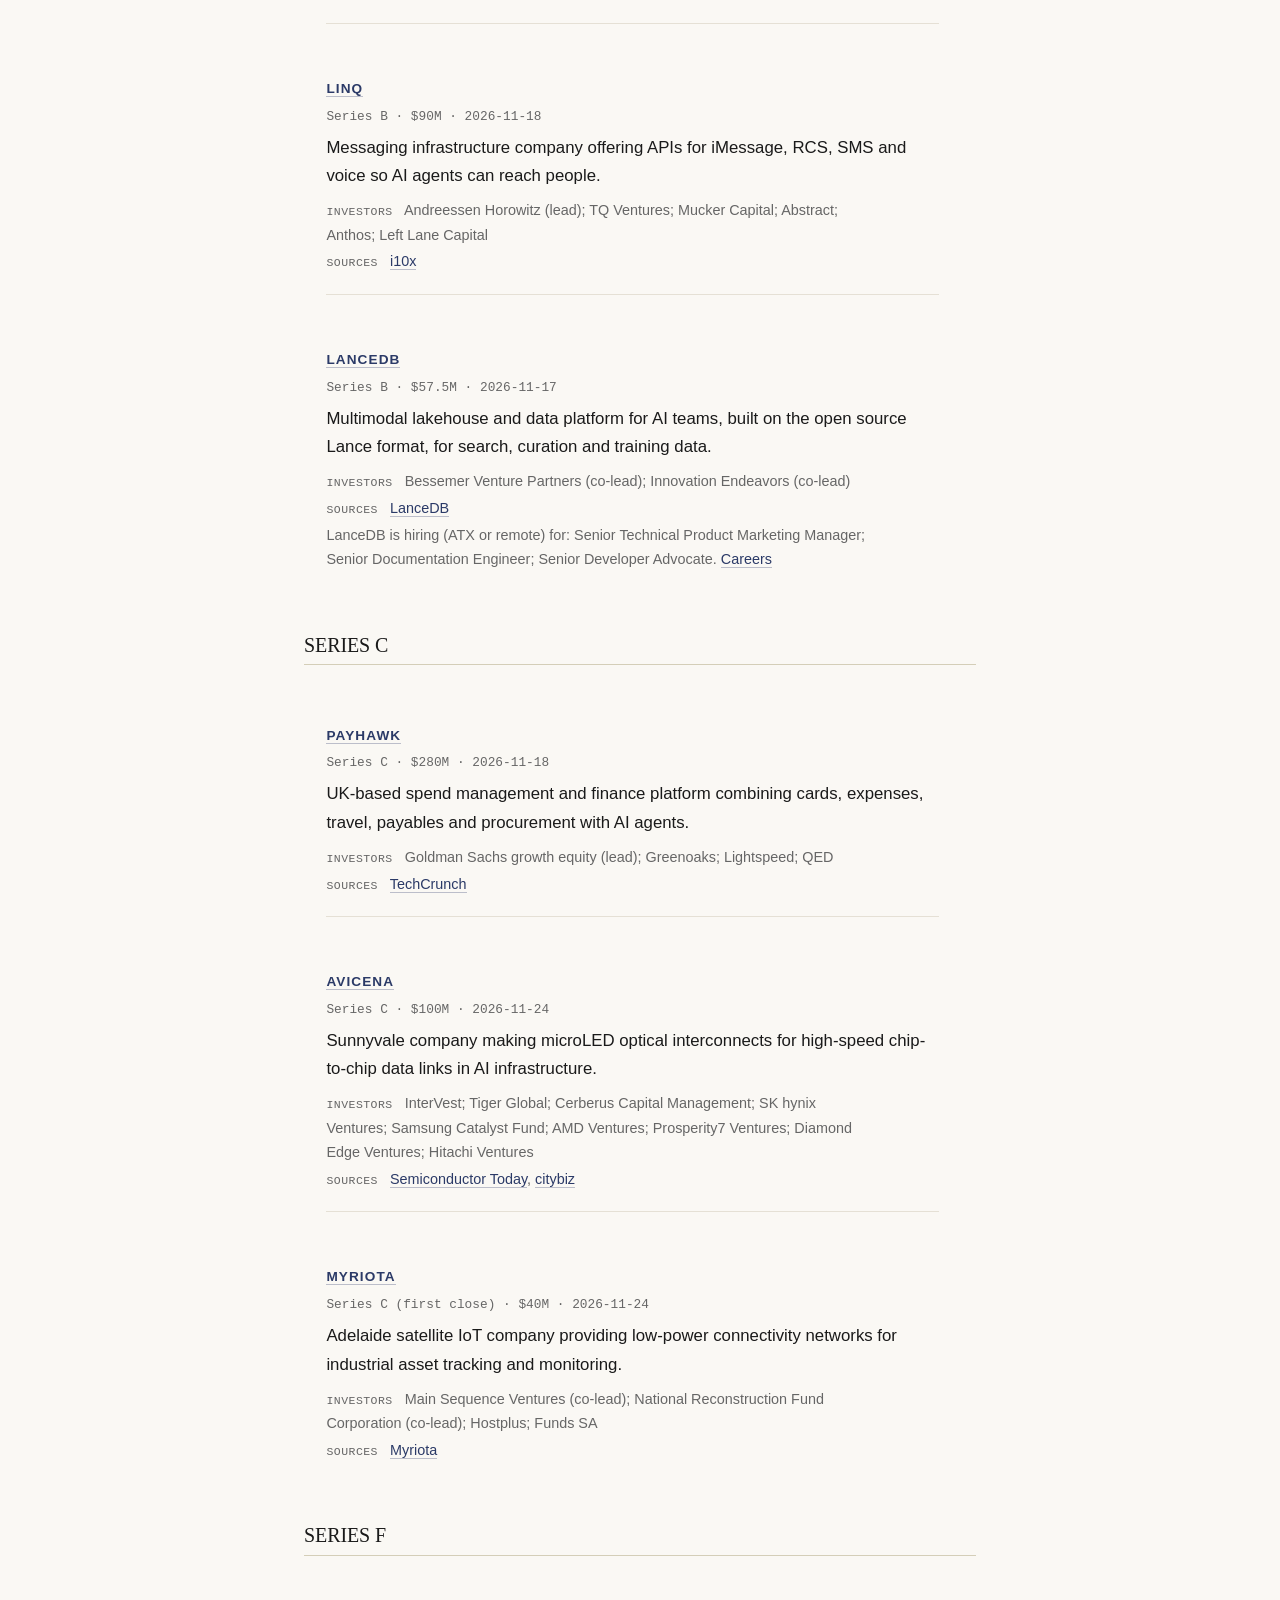
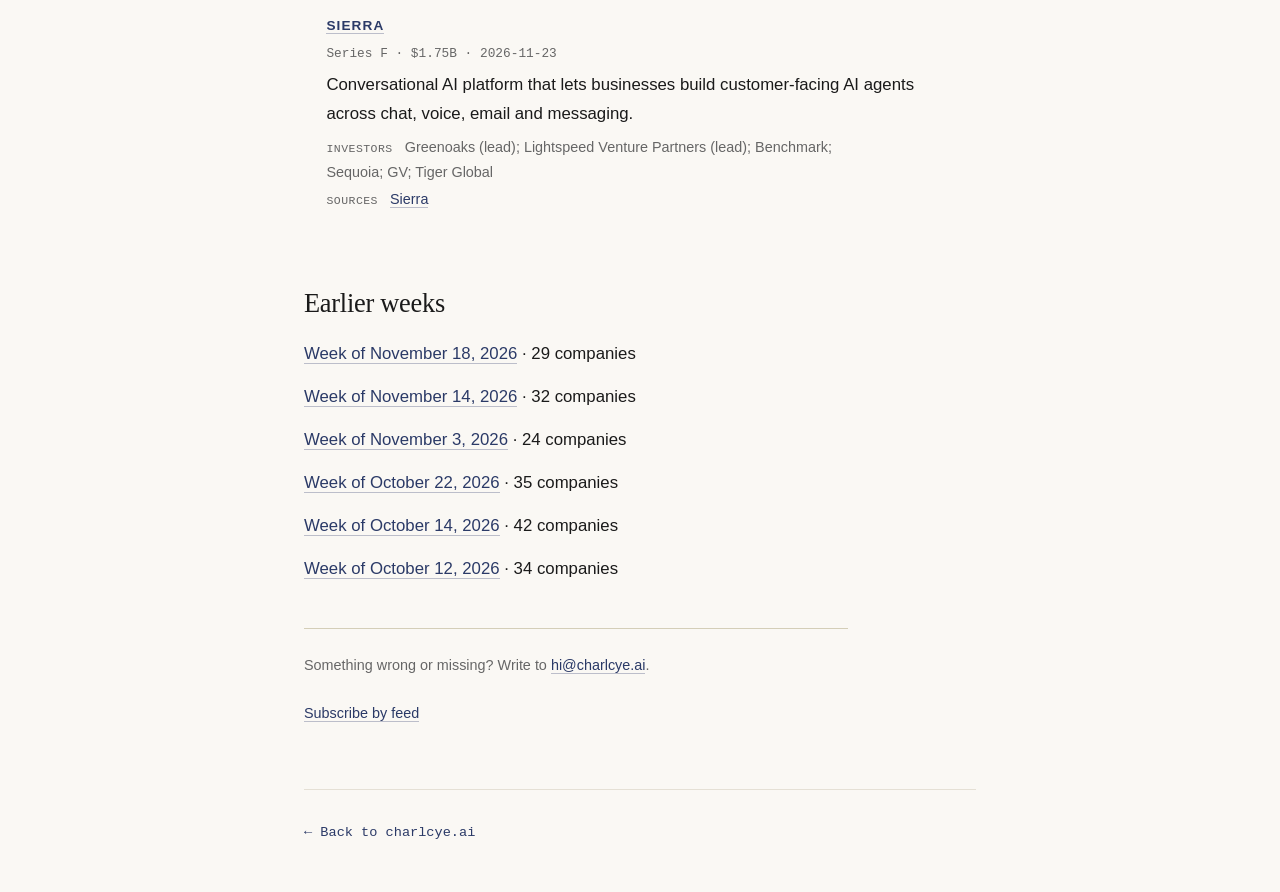
<file: funding-signal/index.html>
<!DOCTYPE html>
<html lang="en">
<head>
  <meta charset="UTF-8" />
  <meta name="viewport" content="width=device-width, initial-scale=1.0" />
  <title>Funding signal — Charlcye Mitchell</title>
  <meta name="description" content="Tech companies that announced a funding round, with what they do and who backed them." />
  <meta name="author" content="Charlcye Mitchell" />
  <link rel="canonical" href="https://charlcye.ai/funding-signal/" />
  <meta property="og:type" content="website" />
  <meta property="og:title" content="Funding signal — Charlcye Mitchell" />
  <meta property="og:description" content="Tech companies that announced a funding round, with what they do and who backed them." />
  <meta property="og:url" content="https://charlcye.ai/funding-signal/" />
  <meta name="twitter:card" content="summary" />
  <meta name="twitter:title" content="Funding signal — Charlcye Mitchell" />
  <meta name="twitter:description" content="Tech companies that announced a funding round, with what they do and who backed them." />
  <link rel="alternate" type="application/atom+xml" title="Funding signal" href="/funding-signal/feed.xml" />
  <link rel="icon" type="image/svg+xml" href="/favicon.svg" />
  <link rel="stylesheet" href="/styles.css" />
</head>
<body>

  <nav class="site-nav">
    <div class="site-nav-inner">
      <a class="site-nav-brand" href="/">Charlcye Mitchell</a>
      <ul class="site-nav-links">
        <li><a href="/#writing">Writing</a></li>
        <li><a href="/#work">Work</a></li>
        <li><a href="/#connect">Connect</a></li>
      </ul>
    </div>
  </nav>

  <main class="paper-main">
    <article class="paper">
      <header class="paper-header">
        <p class="eyebrow">FUNDING SIGNAL · WEEKLY</p>
        <h1>Funding signal</h1>
        <p class="paper-subtitle">Tech companies that announced a funding round, with what they do and who backed them.</p>
      </header>
      <div class="paper-body fs-body">
      <section class="fs-week">
        <h2>Week of November 25, 2026</h2>
        <h3 class="fs-stage">Pre-seed</h3>
        <ul class="fs-list">
        <li class="fs-entry">
          <h4 class="fs-company"><a href="https://coprod.co/" rel="noopener">coprod</a></h4>
          <p class="fs-meta">Pre-Seed · $6M · 2026-11-23</p>
          <p class="fs-desc">Swiss robotics startup building modular robot hardware components and a unified software stack to speed up custom robot development.</p>
          <p class="fs-detail"><span>Investors</span> Founderful (lead); PROTOTYPE (lead); General Catalyst; Pace Ventures; Tiny Supercomputer Investment Company; Kima Ventures; SDAC; Unruly Capital; Venturekick</p>
          <p class="fs-detail"><span>Sources</span> <a href="https://www.prnewswire.com/news-releases/coprod-raises-6m-to-make-robot-hardware-as-easy-to-build-as-software-302947694.html" rel="noopener">PR Newswire</a></p>
        </li>
        <li class="fs-entry">
          <h4 class="fs-company"><a href="https://paidefence.com/" rel="noopener">Pai Defence</a></h4>
          <p class="fs-meta">Pre-Seed · $5M · 2026-11-24</p>
          <p class="fs-desc">British-Ukrainian defence startup building passive radio sensors and machine learning to detect and map drone activity on the front line.</p>
          <p class="fs-detail"><span>Investors</span> Gardar (lead); UA1; D3; Green Flag; Defence Builder; 1991 Ventures; Motanka; WildField; TA Ventures; Angel One</p>
          <p class="fs-detail"><span>Sources</span> <a href="https://resiliencemedia.co/pai-defence-raises-5-million-to-map-drone-activity-over-ukraines-front-line/" rel="noopener">Resilience Media</a></p>
        </li>
        <li class="fs-entry">
          <h4 class="fs-company"><a href="https://sequent.inc/" rel="noopener">Sequent</a></h4>
          <p class="fs-meta">Pre-Seed · $2.2M · 2026-11-25</p>
          <p class="fs-desc">London-founded formal verification startup using AI to prove that smart contract code follows its safety rules.</p>
          <p class="fs-detail"><span>Investors</span> Frachtis (co-lead); Metaplanet Holdings (co-lead)</p>
          <p class="fs-detail"><span>Sources</span> <a href="https://siliconangle.com/2026/11/25/formal-verification-startup-sequent-raises-2-2m-to-prove-code-obeys-its-safety-rules/" rel="noopener">SiliconANGLE</a></p>
        </li>
        <li class="fs-entry">
          <h4 class="fs-company">009</h4>
          <p class="fs-meta">Pre-Seed · $1.4M · 2026-11-24</p>
          <p class="fs-desc">Riyadh AI startup building agents that run operational workflows for government and industrial organizations inside customer infrastructure.</p>
          <p class="fs-detail"><span>Investors</span> Outliers Venture Capital (lead); angel investors</p>
          <p class="fs-detail"><span>Sources</span> <a href="https://entarabi.com/en/2026/11/saudi-ai-startup-009-raises-1-4m-to-build-enterprise-ai-agents/" rel="noopener">Entarabi</a></p>
        </li>
        </ul>
        <h3 class="fs-stage">Seed</h3>
        <ul class="fs-list">
        <li class="fs-entry">
          <h4 class="fs-company"><a href="https://marlowe.ai/" rel="noopener">Marlowe</a></h4>
          <p class="fs-meta">Seed · $277M · 2026-11-23</p>
          <p class="fs-desc">AI inference infrastructure company that designs and operates compute tuned for specific models using chips from AMD and Etched.</p>
          <p class="fs-detail"><span>Investors</span> Accel (led the latest round); Eclipse (led the smaller initial round); Bessemer; Altimeter; Atreides; Journey; Valor; Henry Kravis; Dara Khosrowshahi</p>
          <p class="fs-detail"><span>Sources</span> <a href="https://www.geekwire.com/2026/beyond-nvidia-convoy-co-founder-and-former-microsoft-leader-raise-277m-to-rethink-ai-infrastructure/" rel="noopener">GeekWire</a></p>
        </li>
        <li class="fs-entry">
          <h4 class="fs-company"><a href="https://embo.com/" rel="noopener">Embo</a></h4>
          <p class="fs-meta">Seed · $110M · 2026-11-23</p>
          <p class="fs-desc">Robotics AI company building a general-purpose robot brain on world models pretrained on video and refined through simulated practice.</p>
          <p class="fs-detail"><span>Investors</span> Andreessen Horowitz (lead); Khosla Ventures; DST Global; NVIDIA</p>
          <p class="fs-detail"><span>Sources</span> <a href="https://i10x.ai/news/embo-110-million-seed-world-model-robot-brain" rel="noopener">i10x</a></p>
        </li>
        <li class="fs-entry">
          <h4 class="fs-company"><a href="https://www.unsiloed.ai/" rel="noopener">Unsiloed AI</a></h4>
          <p class="fs-meta">Seed · $7.5M · 2026-11-18</p>
          <p class="fs-desc">San Francisco startup whose APIs convert PDFs, scans and spreadsheets into structured data that AI agents can use.</p>
          <p class="fs-detail"><span>Investors</span> Felicis (lead); Y Combinator; Orange Collective; Uncorrelated Ventures; Aarthi Ramamurthy; Beth Turner</p>
          <p class="fs-detail"><span>Sources</span> <a href="https://www.unite.ai/unsiloed-ai-raises-7-5m-seed-to-grow-research-engineering-and-sales/" rel="noopener">Unite.AI</a></p>
        </li>
        </ul>
        <h3 class="fs-stage">Series A</h3>
        <ul class="fs-list">
        <li class="fs-entry">
          <h4 class="fs-company"><a href="https://www.genesis.ai/" rel="noopener">Genesis AI</a></h4>
          <p class="fs-meta">Series A · $500M · 2026-11-18</p>
          <p class="fs-desc">Paris and Palo Alto robotics company building general-purpose robots, starting with Eno, for manufacturing and logistics.</p>
          <p class="fs-detail"><span>Investors</span> Premier Invest (co-lead); Khosla Ventures (co-lead); Eclipse (co-lead); Durable Capital Partners; T. Rowe Price Associates; Bpifrance; HSG; NVIDIA; AMD Ventures; Zoom; Samsung Next; Ericsson</p>
          <p class="fs-detail"><span>Sources</span> <a href="https://techfundingnews.com/nvidia-backed-genesis-ai-raises-500m-series-a-at-3-5b-valuation-to-build-general-purpose-robots/" rel="noopener">Tech Funding News</a></p>
          <p class="fs-detail fs-hiring">Genesis AI is hiring (ATX or remote) for: Business Development Manager; Senior People Partner. <a href="https://www.genesis.ai/careers" rel="noopener">Careers</a></p>
        </li>
        <li class="fs-entry">
          <h4 class="fs-company">Agon</h4>
          <p class="fs-meta">Series A · $70M · 2026-11-23</p>
          <p class="fs-desc">London and Berlin defence AI company building simulated environments to train and test autonomous military systems.</p>
          <p class="fs-detail"><span>Investors</span> Northzone (lead); Lakestar; XYZ; Lux Capital; Global Founders Capital; Speedinvest; UK Sovereign AI Fund; National Security Strategic Investment Fund; Roelof Botha</p>
          <p class="fs-detail"><span>Sources</span> <a href="https://dronexl.co/2026/11/24/agon-70-million-series-a-european-defence-ai-lab/" rel="noopener">DroneXL</a></p>
        </li>
        <li class="fs-entry">
          <h4 class="fs-company"><a href="https://zipher.ai/" rel="noopener">Zipher</a></h4>
          <p class="fs-meta">Seed and Series A · $53M · 2026-11-24</p>
          <p class="fs-desc">Data infrastructure software that uses AI agents to schedule, route and size enterprise data workloads across compute engines and clouds.</p>
          <p class="fs-detail"><span>Investors</span> TLV Partners; Maor Investments; Glilot Capital</p>
          <p class="fs-detail"><span>Sources</span> <a href="https://en.globes.co.il/en/article-ai-agents-data-infrastructure-co-zipher-raises-53m-1001564675" rel="noopener">Globes</a></p>
        </li>
        <li class="fs-entry">
          <h4 class="fs-company"><a href="https://humynlabs.ai/" rel="noopener">Humyn Labs</a></h4>
          <p class="fs-meta">Series A · $47M · 2026-11-18</p>
          <p class="fs-desc">Physical AI data company that captures human activity with its own hardware and labels it as training data for robotics and AI developers.</p>
          <p class="fs-detail"><span>Investors</span> Accel (lead, equity); Prosus Ventures; BeeGlobal; Finserv Intelligence; Bajaj Alts AI Opportunities Fund; Dallas Venture Capital; Lighthouse Canton (lead, venture debt); Jump Trading; Trifecta Capital</p>
          <p class="fs-detail"><span>Sources</span> <a href="https://techcrunch.com/2026/11/18/accel-backs-indias-humyn-labs-to-supply-training-data-needed-by-u-s-robotics-ai-developers/" rel="noopener">TechCrunch</a></p>
        </li>
        <li class="fs-entry">
          <h4 class="fs-company"><a href="https://aidenai.com/" rel="noopener">AidenAI</a></h4>
          <p class="fs-meta">Series A · $32M · 2026-11-24</p>
          <p class="fs-desc">Princeton, New Jersey company that builds and runs enterprise AI agents through its AI Builder Platform.</p>
          <p class="fs-detail"><span>Investors</span> A91 Partners (lead)</p>
          <p class="fs-detail"><span>Sources</span> <a href="https://www.prnewswire.com/news-releases/aidenai-raises-32m-series-a-from-a91-partners-to-build-and-deploy-ai-at-enterprise-scale-302949458.html" rel="noopener">PR Newswire</a></p>
        </li>
        <li class="fs-entry">
          <h4 class="fs-company"><a href="https://www.stepsecurity.io/" rel="noopener">StepSecurity</a></h4>
          <p class="fs-meta">Series A · $20M · 2026-11-18</p>
          <p class="fs-desc">Software supply chain security company protecting developer machines, repositories, package registries and CI/CD pipelines from malicious code.</p>
          <p class="fs-detail"><span>Investors</span> Elephant (lead); Runtime Ventures; Inner Loop Capital; SaaS Ventures</p>
          <p class="fs-detail"><span>Sources</span> <a href="https://www.geekwire.com/2026/stepsecurity-founded-by-two-microsoft-vets-raises-20m-to-defend-developers-tools-from-hackers/" rel="noopener">GeekWire</a>, <a href="https://www.axios.com/pro/enterprise-software-deals/2026/11/18/stepsecurity-supply-chain-cybersecurity" rel="noopener">Axios Pro</a></p>
        </li>
        <li class="fs-entry">
          <h4 class="fs-company"><a href="https://spkeasy.com/" rel="noopener">Speakeasy</a></h4>
          <p class="fs-meta">Series A · $18.8M · 2026-11-18</p>
          <p class="fs-desc">Software platform combining ticketing, reservations, payments and guest data for venues, hospitality groups and festival operators.</p>
          <p class="fs-detail"><span>Investors</span> VMG Technology (lead); Capital One Ventures; Positive Sum; Yamaha Music Innovations Fund</p>
          <p class="fs-detail"><span>Sources</span> <a href="https://spkeasy.com/partner/updates/series-a-announcement" rel="noopener">Speakeasy</a></p>
        </li>
        <li class="fs-entry">
          <h4 class="fs-company"><a href="https://www.matters.ai/" rel="noopener">Matters.AI</a></h4>
          <p class="fs-meta">Pre-Series A · $12M · 2026-11-24</p>
          <p class="fs-desc">Bengaluru data security company using AI to discover, classify and monitor sensitive data across cloud, SaaS, endpoint and on-premises systems.</p>
          <p class="fs-detail"><span>Investors</span> Tanglin Venture Partners (lead); IIFL Capital Services; Piper Serica; Foster Ventures; Tetration Ventures; Kalaari Capital; Endiya Partners; Better Capital; Carya; Lockstep</p>
          <p class="fs-detail"><span>Sources</span> <a href="https://www.unite.ai/matters-ai-raises-12m-pre-series-a-led-by-tanglin-venture-partners/" rel="noopener">Unite.AI</a></p>
        </li>
        <li class="fs-entry">
          <h4 class="fs-company">Intelligent Legal Solutions (ILS)</h4>
          <p class="fs-meta">Series A · $11M · 2026-11-24</p>
          <p class="fs-desc">London legal technology company whose ProVision software handles fund formation and post-close legal work such as side letters for private fund teams.</p>
          <p class="fs-detail"><span>Investors</span> Aquiline (co-lead); BlackFin Capital Partners (co-lead); Chicago Ventures; The LegalTech Fund</p>
          <p class="fs-detail"><span>Sources</span> <a href="https://techfundingnews.com/ils-raises-11m-series-a-co-led-by-aquiline-and-blackfin-to-expand-legaltech-platform-for-private-funds/" rel="noopener">Tech Funding News</a></p>
        </li>
        <li class="fs-entry">
          <h4 class="fs-company"><a href="https://www.mechademy.com/" rel="noopener">Mechademy</a></h4>
          <p class="fs-meta">Series A · $9.5M · 2026-11-25</p>
          <p class="fs-desc">Houston industrial AI company whose Turbomechanica platform detects faults in turbines, compressors and other rotating machinery.</p>
          <p class="fs-detail"><span>Investors</span> Silverton Partners (lead); Titanium Innovations Investments; CSL Ventures</p>
          <p class="fs-detail"><span>Sources</span> <a href="https://www.citybiz.co/article/938600/mechademy-raises-9-5-million-in-series-a-funding-led-by-silverton-partners-to-expand-industrial-ai-into-power-generation/" rel="noopener">citybiz</a></p>
        </li>
        <li class="fs-entry">
          <h4 class="fs-company"><a href="https://invoiceq.com/" rel="noopener">invoiceQ</a></h4>
          <p class="fs-meta">Series A · $5M · 2026-11-23</p>
          <p class="fs-desc">Amman-based SaaS platform for issuing, exchanging and archiving tax-compliant e-invoices connected to tax authorities in several countries.</p>
          <p class="fs-detail"><span>Investors</span> Manara Ventures (co-lead); Next Ventures (co-lead); Orange Ventures; Innovative Startups and SMEs Fund; Jordan SME Fund</p>
          <p class="fs-detail"><span>Sources</span> <a href="https://www.wamda.com/2026/11/jordanian-fintech-invoiceq-raises-5-million-oversubscribed-series-a" rel="noopener">Wamda</a></p>
        </li>
        <li class="fs-entry">
          <h4 class="fs-company">whereable.ai</h4>
          <p class="fs-meta">Pre-Series A · $2.26M · 2026-11-24</p>
          <p class="fs-desc">Seoul startup building world-model-based autonomous driving software for industrial and logistics sites such as shipyards, ports and airports.</p>
          <p class="fs-detail"><span>Investors</span> Quad Ventures; LOTTE Ventures; Korea Credit Guarantee Fund</p>
          <p class="fs-detail"><span>Sources</span> <a href="https://www.morningstar.com/news/pr-newswire/20261124cn04491/whereableai-raises-us226-million-in-pre-series-a-funding-to-advance-world-model-based-autonomous-driving" rel="noopener">PR Newswire via Morningstar</a>, <a href="https://pulse2.com/whereable-ai-raises-2-26-million-to-advance-autonomous-driving-for-industrial-sites/" rel="noopener">Pulse 2.0</a></p>
        </li>
        </ul>
        <h3 class="fs-stage">Series B</h3>
        <ul class="fs-list">
        <li class="fs-entry">
          <h4 class="fs-company"><a href="https://modelml.com/" rel="noopener">Model ML</a></h4>
          <p class="fs-meta">Series B · $250M · 2026-11-17</p>
          <p class="fs-desc">AI finance agent platform for bankers, consultants and other financial professionals, working inside Excel, PowerPoint and Outlook.</p>
          <p class="fs-detail"><span>Investors</span> General Atlantic (co-lead); QED Investors (co-lead)</p>
          <p class="fs-detail"><span>Sources</span> <a href="https://techcrunch.com/2026/11/17/model-ml-raises-250m-to-automate-investment-banking-grunt-work/" rel="noopener">TechCrunch</a></p>
        </li>
        <li class="fs-entry">
          <h4 class="fs-company">Ramon.Space</h4>
          <p class="fs-meta">Series B · $124M · 2026-11-17</p>
          <p class="fs-desc">Maker of radiation-tolerant onboard computing systems for processing, storage and networking on satellites and spacecraft.</p>
          <p class="fs-detail"><span>Investors</span> PSG (lead); Micron Technology; Senvest; Phoenix Financial; StageOne; Deep Insight; Grove Ventures</p>
          <p class="fs-detail"><span>Sources</span> <a href="https://www.citybiz.co/article/934588/ramon-space-raises-124-million-series-b-led-by-psg-to-expand-space-computing-infrastructure/" rel="noopener">citybiz</a></p>
        </li>
        <li class="fs-entry">
          <h4 class="fs-company"><a href="https://linqapp.com/" rel="noopener">Linq</a></h4>
          <p class="fs-meta">Series B · $90M · 2026-11-18</p>
          <p class="fs-desc">Messaging infrastructure company offering APIs for iMessage, RCS, SMS and voice so AI agents can reach people.</p>
          <p class="fs-detail"><span>Investors</span> Andreessen Horowitz (lead); TQ Ventures; Mucker Capital; Abstract; Anthos; Left Lane Capital</p>
          <p class="fs-detail"><span>Sources</span> <a href="https://i10x.ai/news/linq-raises-90-million-series-b-a16z-ai-agents-messaging" rel="noopener">i10x</a></p>
        </li>
        <li class="fs-entry">
          <h4 class="fs-company"><a href="https://www.lancedb.com/" rel="noopener">LanceDB</a></h4>
          <p class="fs-meta">Series B · $57.5M · 2026-11-17</p>
          <p class="fs-desc">Multimodal lakehouse and data platform for AI teams, built on the open source Lance format, for search, curation and training data.</p>
          <p class="fs-detail"><span>Investors</span> Bessemer Venture Partners (co-lead); Innovation Endeavors (co-lead)</p>
          <p class="fs-detail"><span>Sources</span> <a href="https://www.lancedb.com/blog/lancedb-series-b-funding" rel="noopener">LanceDB</a></p>
          <p class="fs-detail fs-hiring">LanceDB is hiring (ATX or remote) for: Senior Technical Product Marketing Manager; Senior Documentation Engineer; Senior Developer Advocate. <a href="https://jobs.ashbyhq.com/lancedb" rel="noopener">Careers</a></p>
        </li>
        </ul>
        <h3 class="fs-stage">Series C</h3>
        <ul class="fs-list">
        <li class="fs-entry">
          <h4 class="fs-company"><a href="https://payhawk.com/" rel="noopener">Payhawk</a></h4>
          <p class="fs-meta">Series C · $280M · 2026-11-18</p>
          <p class="fs-desc">UK-based spend management and finance platform combining cards, expenses, travel, payables and procurement with AI agents.</p>
          <p class="fs-detail"><span>Investors</span> Goldman Sachs growth equity (lead); Greenoaks; Lightspeed; QED</p>
          <p class="fs-detail"><span>Sources</span> <a href="https://techcrunch.com/2026/11/18/spend-management-platform-payhawk-announces-280m-raise-2b-valuation/" rel="noopener">TechCrunch</a></p>
        </li>
        <li class="fs-entry">
          <h4 class="fs-company"><a href="https://avicena.tech/" rel="noopener">Avicena</a></h4>
          <p class="fs-meta">Series C · $100M · 2026-11-24</p>
          <p class="fs-desc">Sunnyvale company making microLED optical interconnects for high-speed chip-to-chip data links in AI infrastructure.</p>
          <p class="fs-detail"><span>Investors</span> InterVest; Tiger Global; Cerberus Capital Management; SK hynix Ventures; Samsung Catalyst Fund; AMD Ventures; Prosperity7 Ventures; Diamond Edge Ventures; Hitachi Ventures</p>
          <p class="fs-detail"><span>Sources</span> <a href="https://www.semiconductor-today.com/news_items/2026/nov/avicena-251126.shtml" rel="noopener">Semiconductor Today</a>, <a href="https://www.citybiz.co/article/938507/avicena-raises-over-100m-series-c-led-by-intervest-amd-ventures-samsung-tiger-global-among-backers/" rel="noopener">citybiz</a></p>
        </li>
        <li class="fs-entry">
          <h4 class="fs-company"><a href="https://myriota.com/" rel="noopener">Myriota</a></h4>
          <p class="fs-meta">Series C (first close) · $40M · 2026-11-24</p>
          <p class="fs-desc">Adelaide satellite IoT company providing low-power connectivity networks for industrial asset tracking and monitoring.</p>
          <p class="fs-detail"><span>Investors</span> Main Sequence Ventures (co-lead); National Reconstruction Fund Corporation (co-lead); Hostplus; Funds SA</p>
          <p class="fs-detail"><span>Sources</span> <a href="https://myriota.com/news/myriota-series-c-announcement/" rel="noopener">Myriota</a></p>
        </li>
        </ul>
        <h3 class="fs-stage">Series F</h3>
        <ul class="fs-list">
        <li class="fs-entry">
          <h4 class="fs-company"><a href="https://sierra.ai/" rel="noopener">Sierra</a></h4>
          <p class="fs-meta">Series F · $1.75B · 2026-11-23</p>
          <p class="fs-desc">Conversational AI platform that lets businesses build customer-facing AI agents across chat, voice, email and messaging.</p>
          <p class="fs-detail"><span>Investors</span> Greenoaks (lead); Lightspeed Venture Partners (lead); Benchmark; Sequoia; GV; Tiger Global</p>
          <p class="fs-detail"><span>Sources</span> <a href="https://sierra.ai/blog/series-f-30b" rel="noopener">Sierra</a></p>
        </li>
        </ul>
      </section>
      <section class="fs-archive">
        <h2>Earlier weeks</h2>
        <ul>
          <li><a href="/funding-signal/2026-11-18/">Week of November 18, 2026</a> · 29 companies</li>
          <li><a href="/funding-signal/2026-11-14/">Week of November 14, 2026</a> · 32 companies</li>
          <li><a href="/funding-signal/2026-11-03/">Week of November 3, 2026</a> · 24 companies</li>
          <li><a href="/funding-signal/2026-10-22/">Week of October 22, 2026</a> · 35 companies</li>
          <li><a href="/funding-signal/2026-10-14/">Week of October 14, 2026</a> · 42 companies</li>
          <li><a href="/funding-signal/2026-10-12/">Week of October 12, 2026</a> · 34 companies</li>
        </ul>
      </section>
      <p class="fs-method">
        Something wrong or missing? Write to
        <a href="mailto:hi@charlcye.ai">hi@charlcye.ai</a>.
      </p>
      <p class="fs-feed"><a href="/funding-signal/feed.xml">Subscribe by feed</a></p>
      </div>
      <p class="paper-back"><a href="/">← Back to charlcye.ai</a></p>
    </article>
  </main>
</body>
</html>
</file>
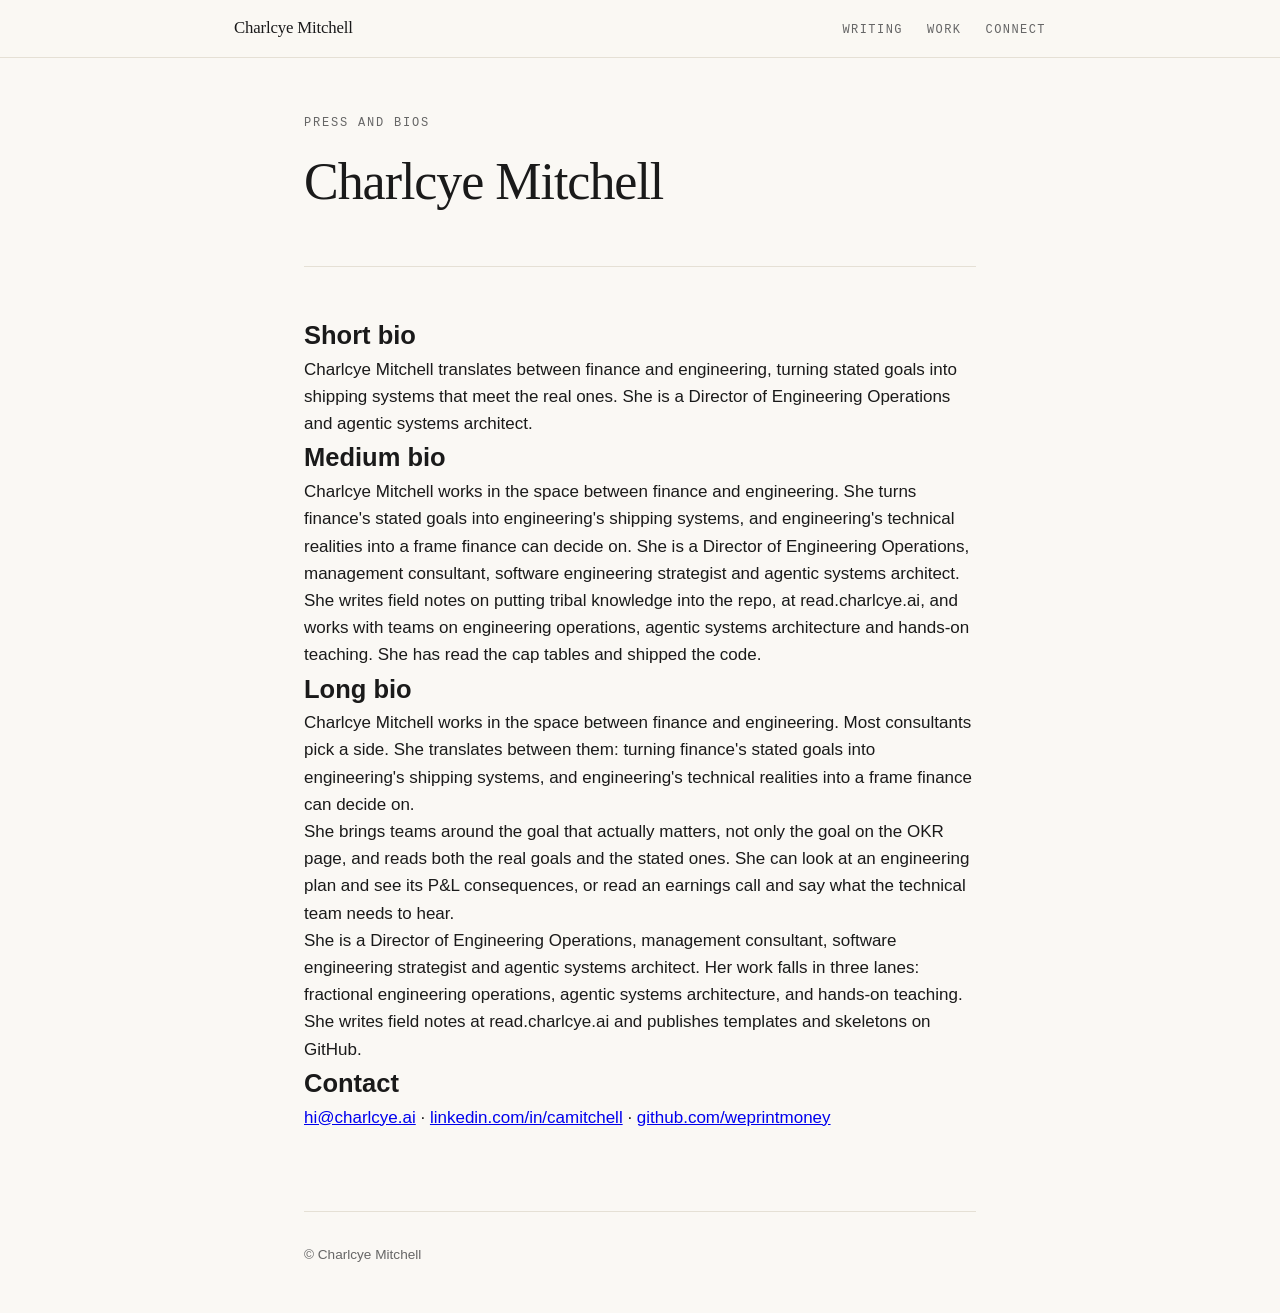
<file: press/index.html>
<!DOCTYPE html>
<html lang="en">
<head>
  <meta charset="UTF-8" />
  <meta name="viewport" content="width=device-width, initial-scale=1.0" />
  <title>Press and bios — Charlcye Mitchell</title>
  <meta name="description" content="Short, medium and long bios for Charlcye Mitchell, for podcast intros, speaker pages and bylines." />
  <meta name="author" content="Charlcye Mitchell" />
  <meta property="og:type" content="website" />
  <meta property="og:title" content="Press and bios — Charlcye Mitchell" />
  <meta property="og:url" content="https://charlcye.ai/press/" />
  <link rel="icon" type="image/svg+xml" href="/favicon.svg" />
  <link rel="stylesheet" href="/styles.css" />
</head>
<body>

  <nav class="site-nav">
    <div class="site-nav-inner">
      <a class="site-nav-brand" href="/">Charlcye Mitchell</a>
      <ul class="site-nav-links">
        <li><a href="/#writing">Writing</a></li>
        <li><a href="/#work">Work</a></li>
        <li><a href="/#connect">Connect</a></li>
      </ul>
    </div>
  </nav>

  <main class="paper-main">
    <article class="paper">

      <header class="paper-header">
        <p class="eyebrow">PRESS AND BIOS</p>
        <h1>Charlcye Mitchell</h1>
      </header>

      <h2>Short bio</h2>
      <p>Charlcye Mitchell translates between finance and engineering, turning stated goals into shipping systems that meet the real ones. She is a Director of Engineering Operations and agentic systems architect.</p>

      <h2>Medium bio</h2>
      <p>Charlcye Mitchell works in the space between finance and engineering. She turns finance's stated goals into engineering's shipping systems, and engineering's technical realities into a frame finance can decide on. She is a Director of Engineering Operations, management consultant, software engineering strategist and agentic systems architect. She writes field notes on putting tribal knowledge into the repo, at read.charlcye.ai, and works with teams on engineering operations, agentic systems architecture and hands-on teaching. She has read the cap tables and shipped the code.</p>

      <h2>Long bio</h2>
      <p>Charlcye Mitchell works in the space between finance and engineering. Most consultants pick a side. She translates between them: turning finance's stated goals into engineering's shipping systems, and engineering's technical realities into a frame finance can decide on.</p>
      <p>She brings teams around the goal that actually matters, not only the goal on the OKR page, and reads both the real goals and the stated ones. She can look at an engineering plan and see its P&amp;L consequences, or read an earnings call and say what the technical team needs to hear.</p>
      <p>She is a Director of Engineering Operations, management consultant, software engineering strategist and agentic systems architect. Her work falls in three lanes: fractional engineering operations, agentic systems architecture, and hands-on teaching. She writes field notes at read.charlcye.ai and publishes templates and skeletons on GitHub.</p>

      <h2>Contact</h2>
      <p><a href="mailto:hi@charlcye.ai">hi@charlcye.ai</a> · <a href="https://linkedin.com/in/camitchell">linkedin.com/in/camitchell</a> · <a href="https://github.com/weprintmoney">github.com/weprintmoney</a></p>

    </article>

    <footer>
      <p>© Charlcye Mitchell</p>
    </footer>
  </main>
</body>
</html>
</file>
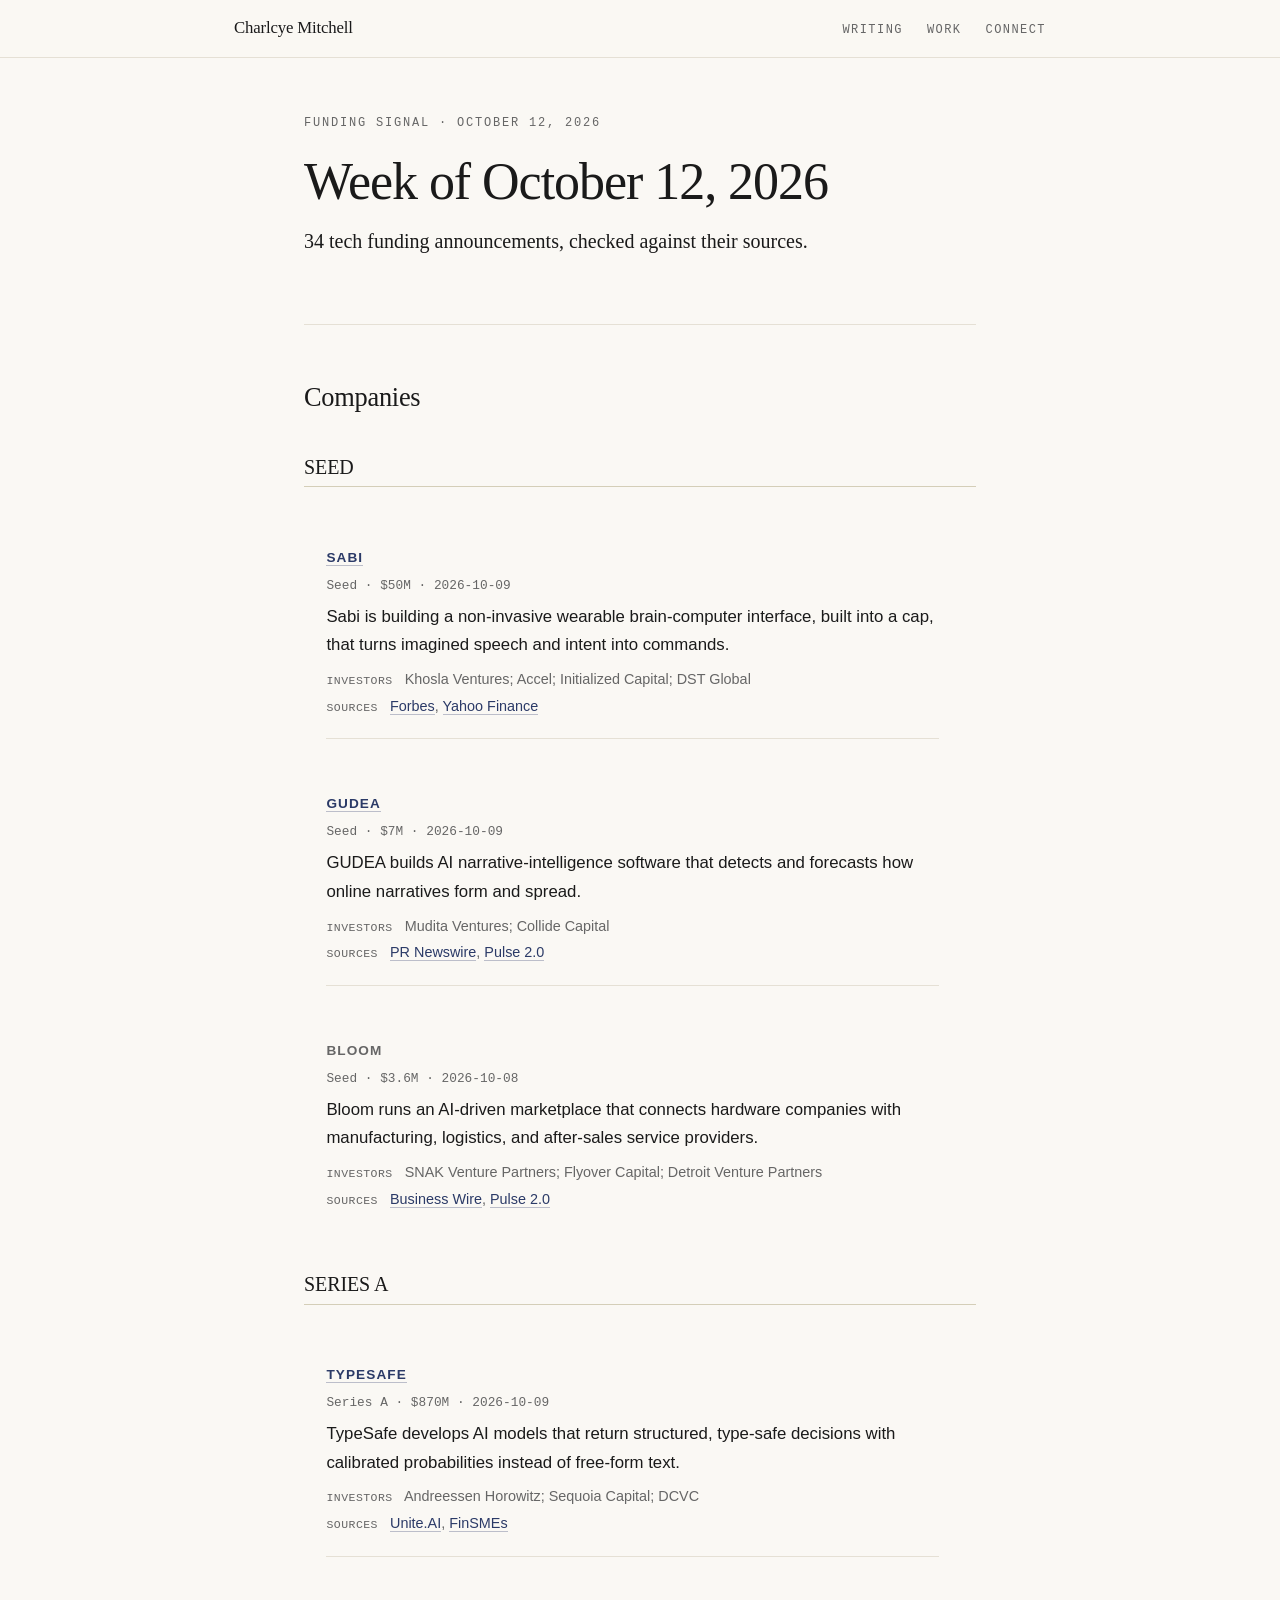
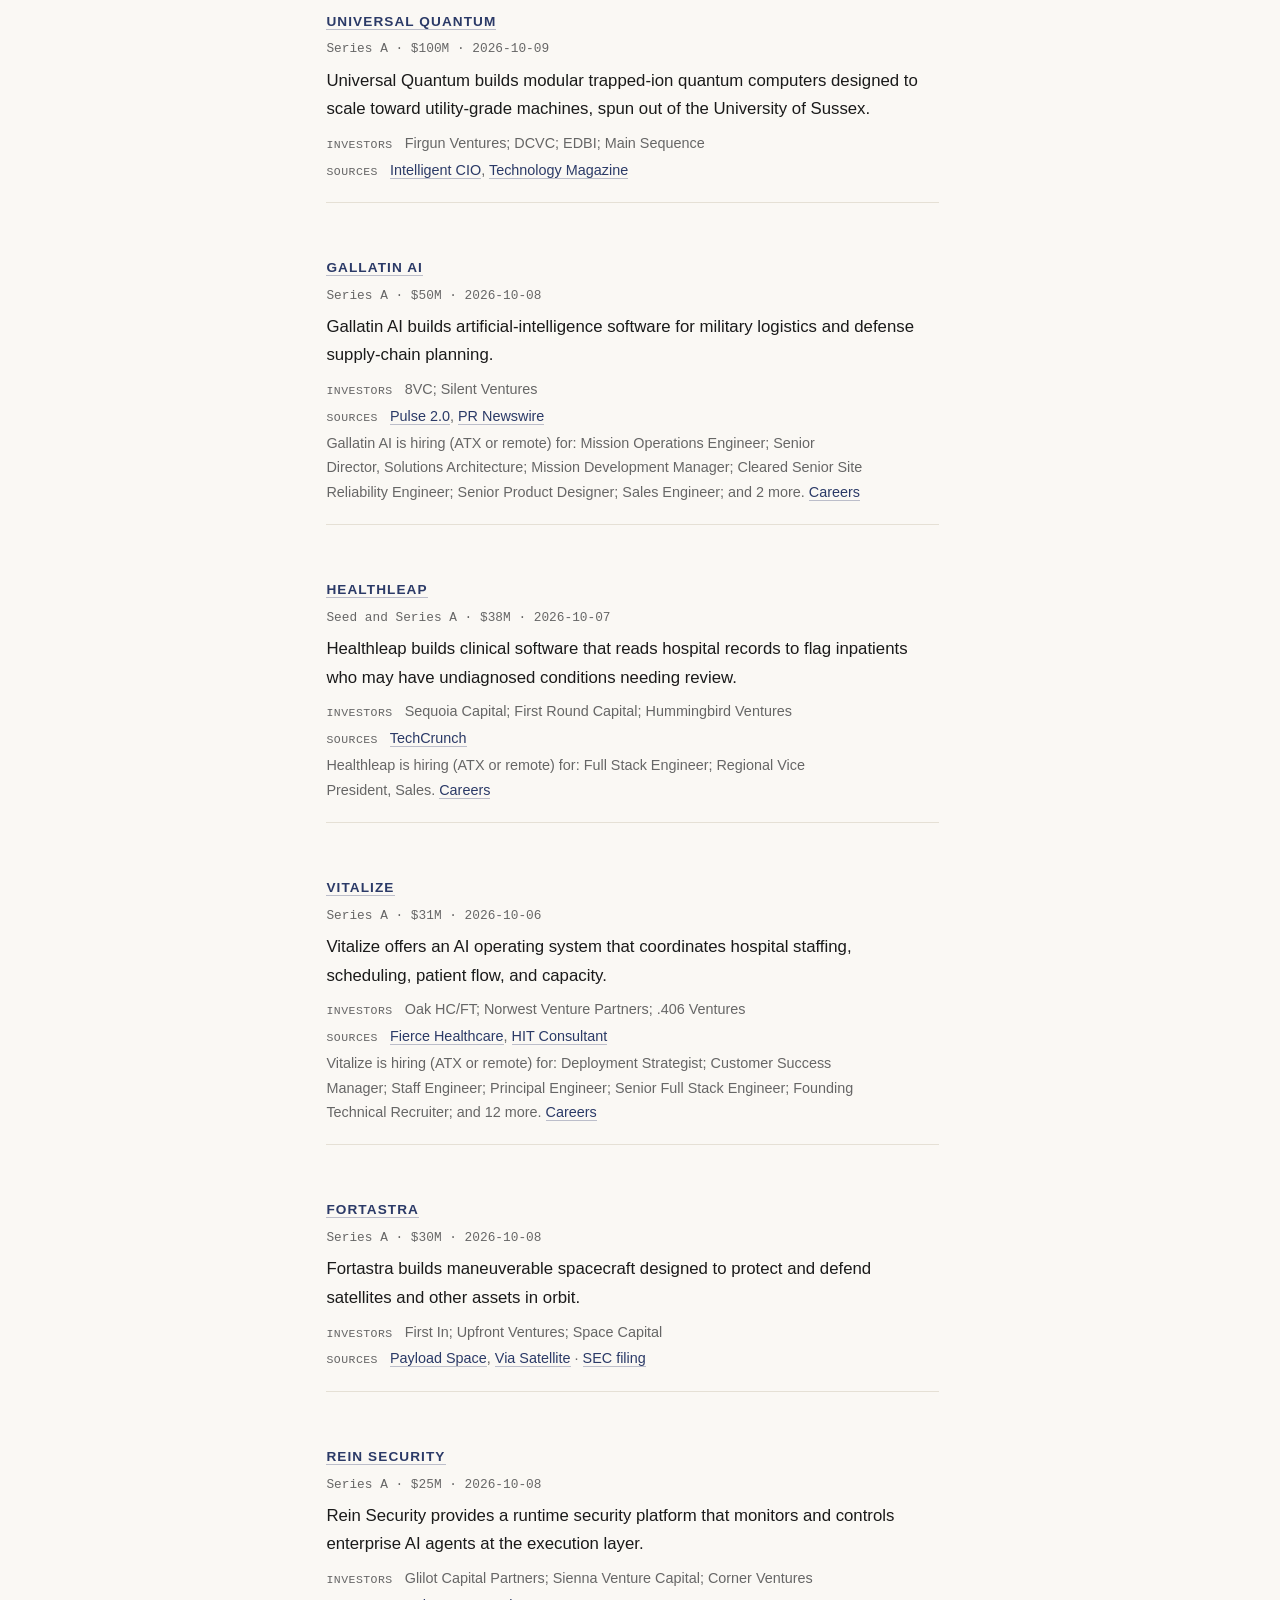
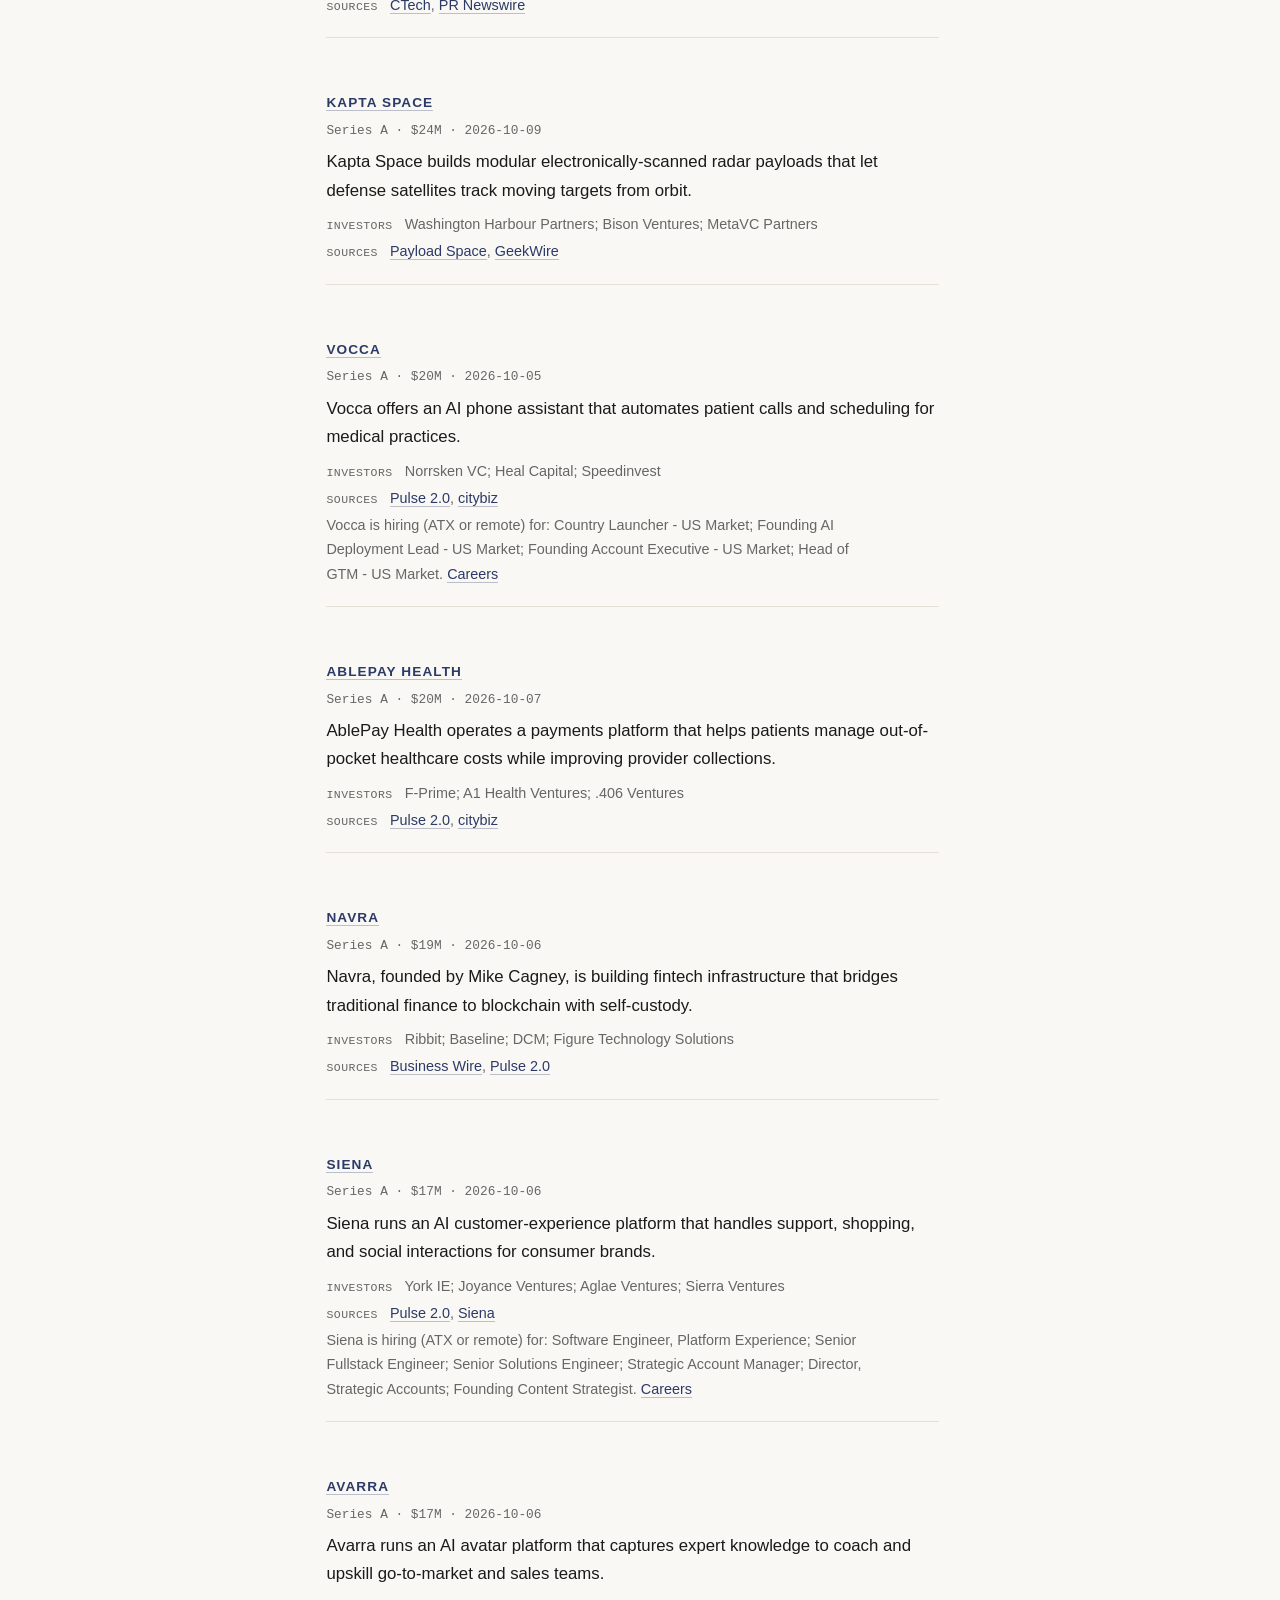
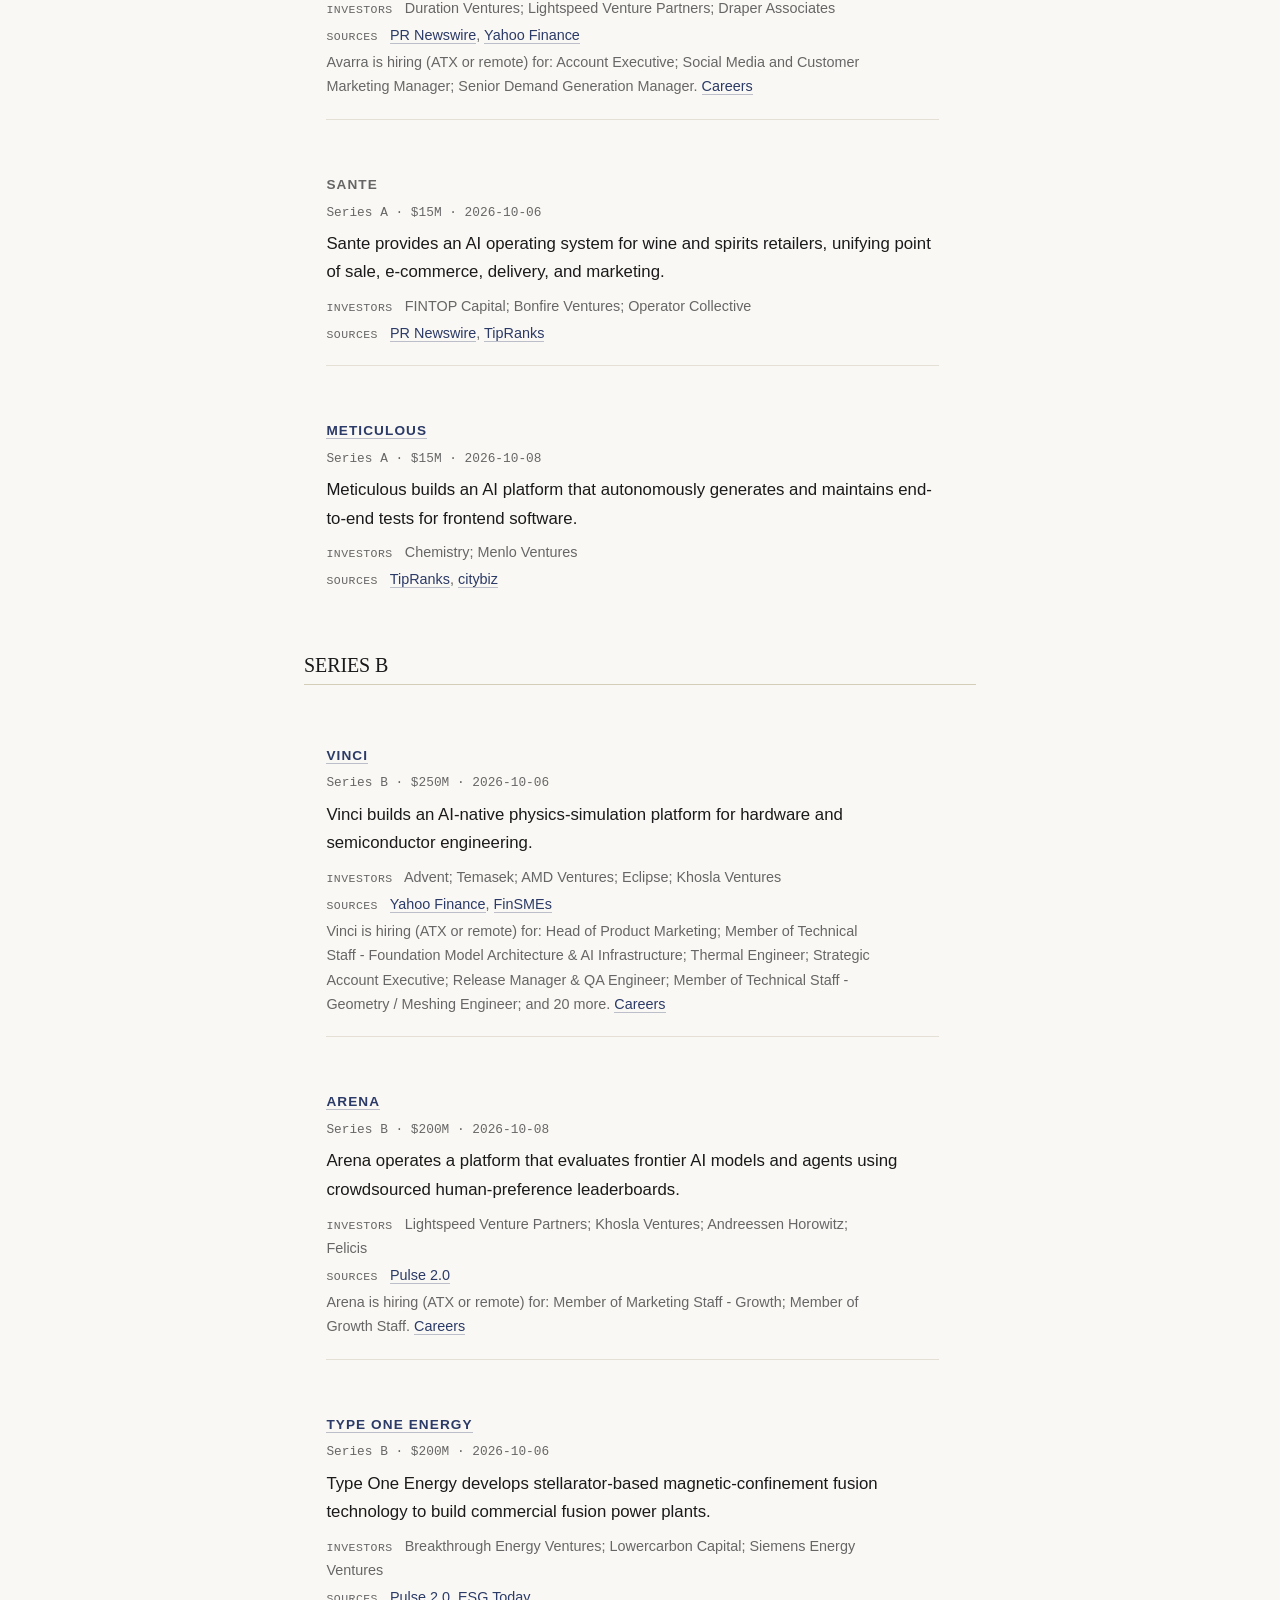
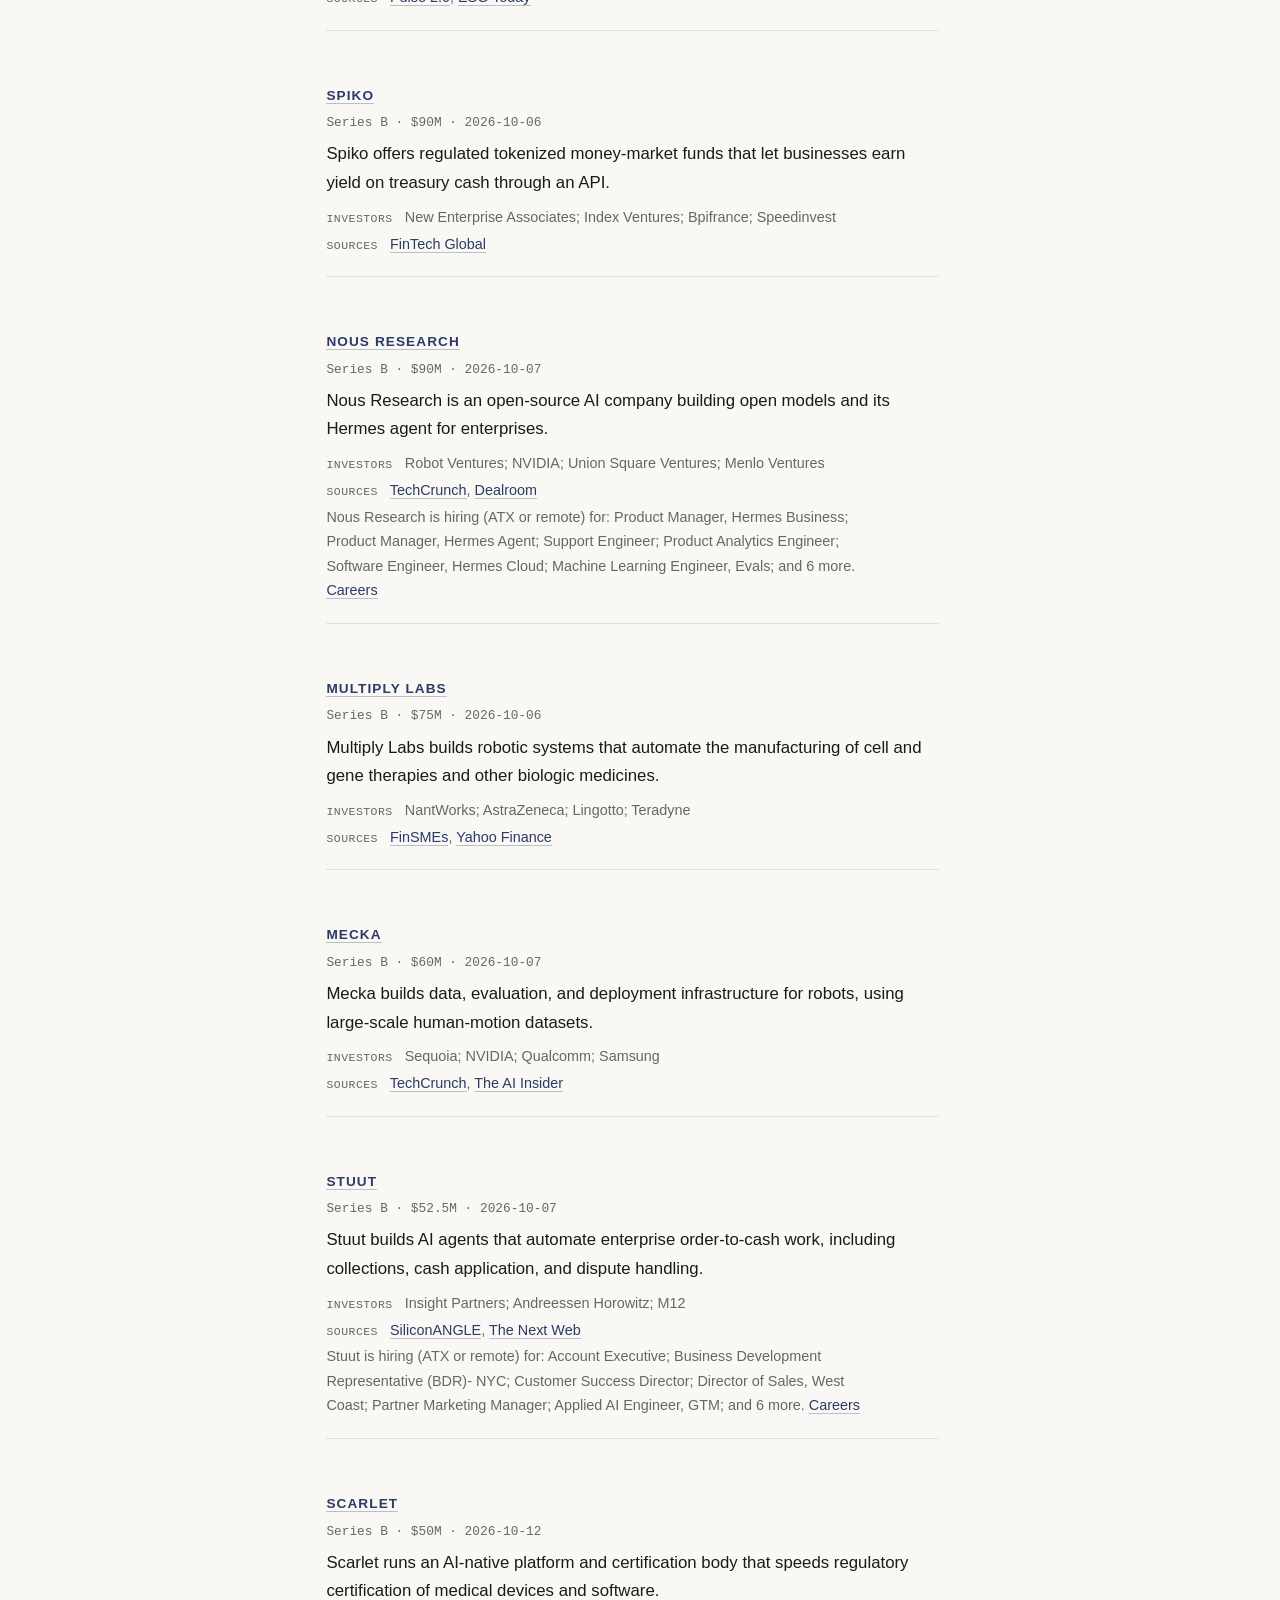
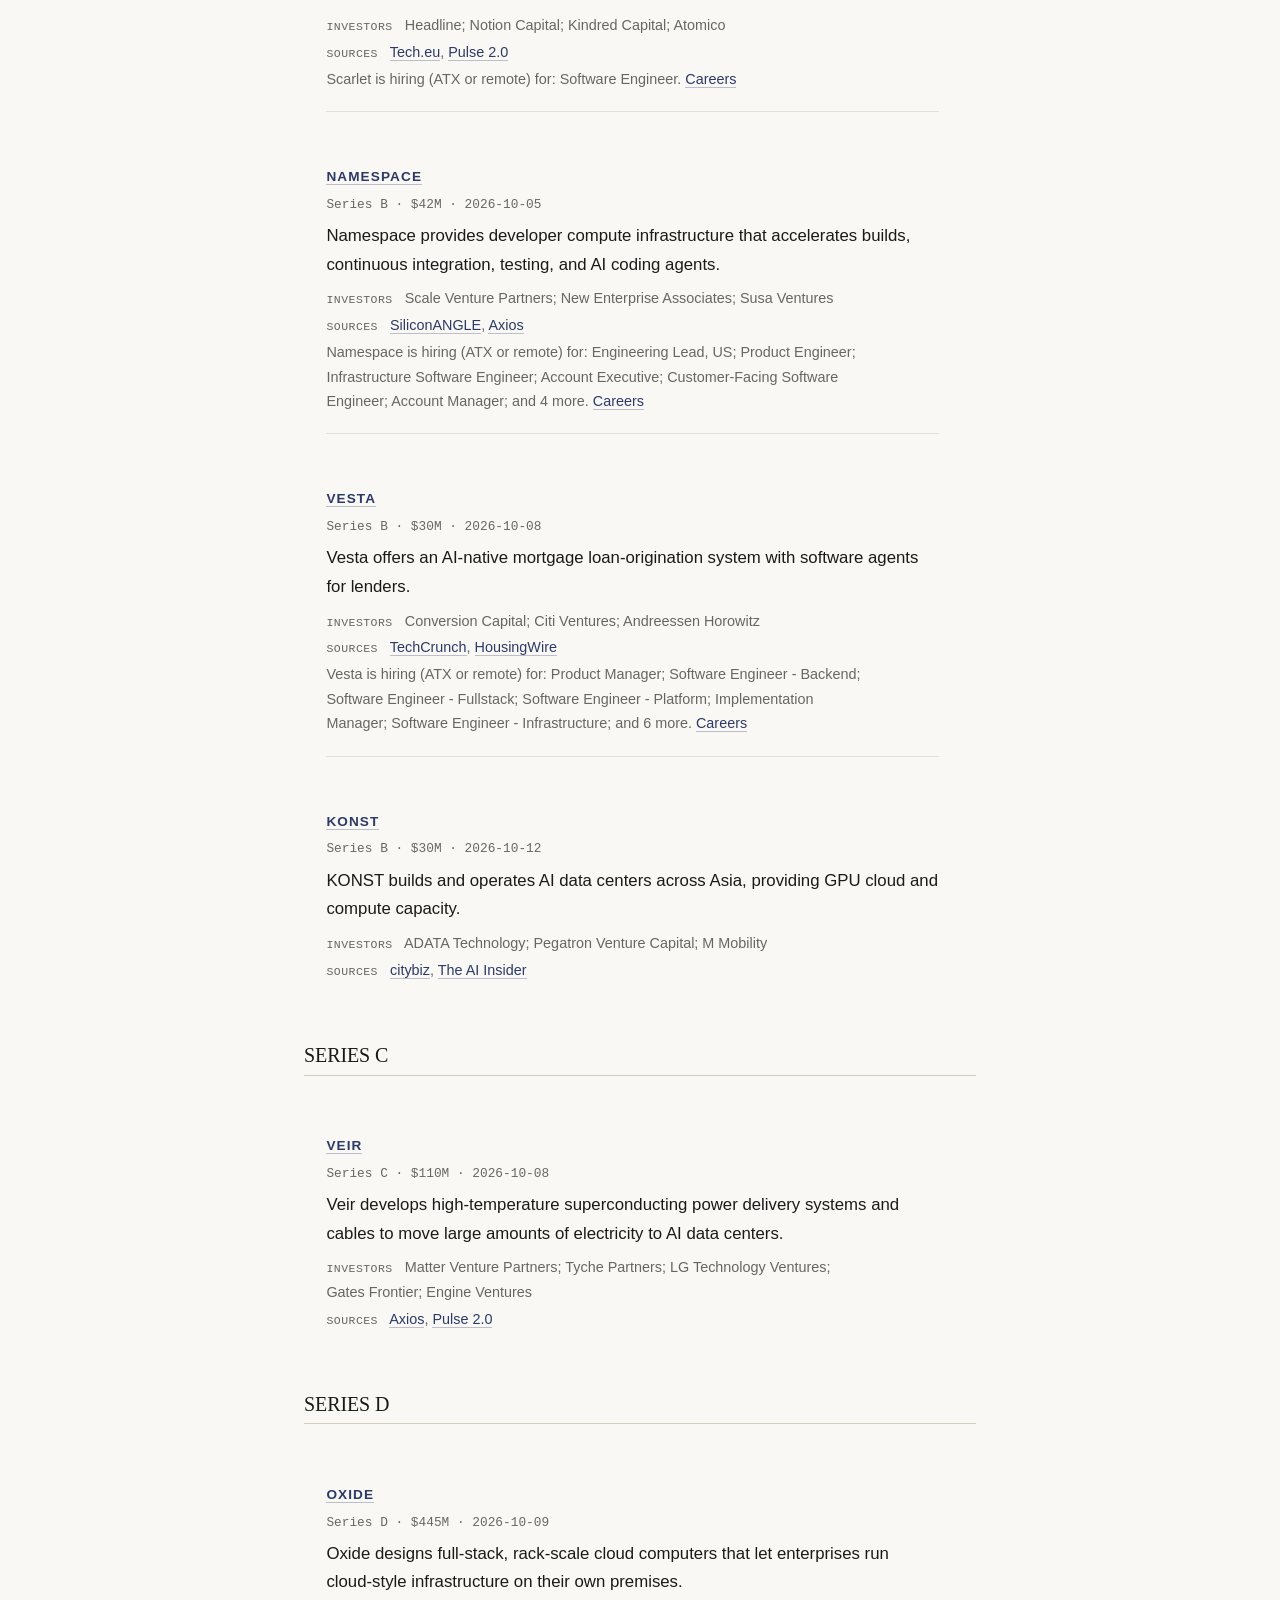
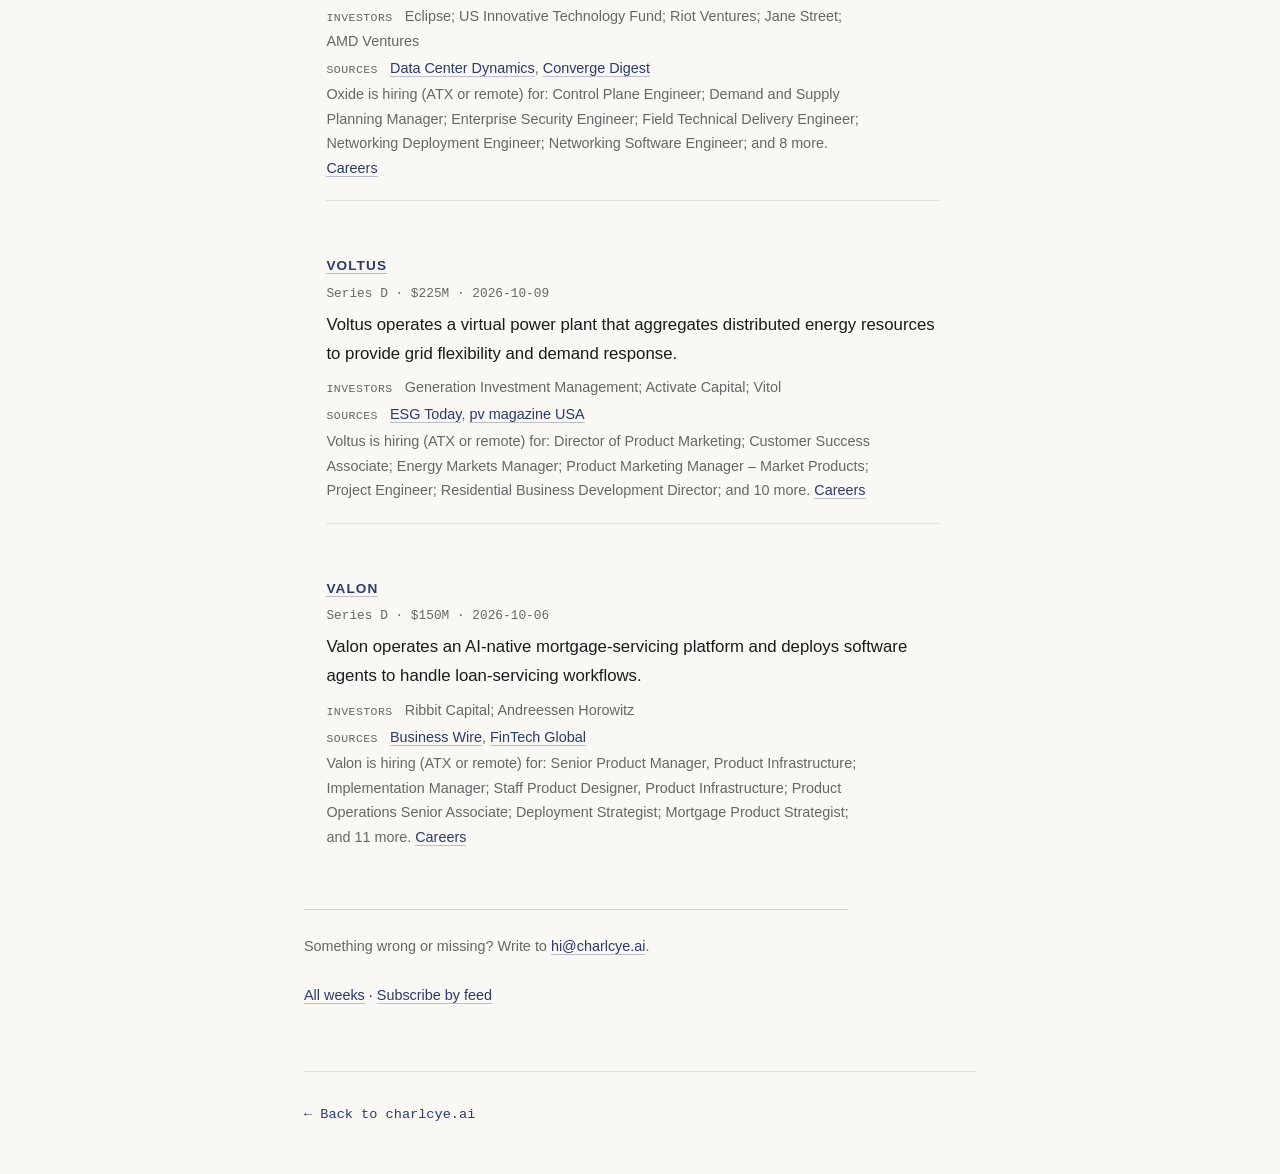
<file: funding-signal/2026-10-12/index.html>
<!DOCTYPE html>
<html lang="en">
<head>
  <meta charset="UTF-8" />
  <meta name="viewport" content="width=device-width, initial-scale=1.0" />
  <title>Funding signal, week of October 12, 2026 — Charlcye Mitchell</title>
  <meta name="description" content="34 tech funding announcements, checked against their sources." />
  <meta name="author" content="Charlcye Mitchell" />
  <link rel="canonical" href="https://charlcye.ai/funding-signal/2026-10-12/" />
  <meta property="og:type" content="website" />
  <meta property="og:title" content="Funding signal, week of October 12, 2026 — Charlcye Mitchell" />
  <meta property="og:description" content="34 tech funding announcements, checked against their sources." />
  <meta property="og:url" content="https://charlcye.ai/funding-signal/2026-10-12/" />
  <meta name="twitter:card" content="summary" />
  <meta name="twitter:title" content="Funding signal, week of October 12, 2026 — Charlcye Mitchell" />
  <meta name="twitter:description" content="34 tech funding announcements, checked against their sources." />
  <link rel="alternate" type="application/atom+xml" title="Funding signal" href="/funding-signal/feed.xml" />
  <link rel="icon" type="image/svg+xml" href="/favicon.svg" />
  <link rel="stylesheet" href="/styles.css" />
</head>
<body>

  <nav class="site-nav">
    <div class="site-nav-inner">
      <a class="site-nav-brand" href="/">Charlcye Mitchell</a>
      <ul class="site-nav-links">
        <li><a href="/#writing">Writing</a></li>
        <li><a href="/#work">Work</a></li>
        <li><a href="/#connect">Connect</a></li>
      </ul>
    </div>
  </nav>

  <main class="paper-main">
    <article class="paper">
      <header class="paper-header">
        <p class="eyebrow">FUNDING SIGNAL · OCTOBER 12, 2026</p>
        <h1>Week of October 12, 2026</h1>
        <p class="paper-subtitle">34 tech funding announcements, checked against their sources.</p>
      </header>
      <div class="paper-body fs-body">
      <section class="fs-week">
        <h2>Companies</h2>
        <h3 class="fs-stage">Seed</h3>
        <ul class="fs-list">
        <li class="fs-entry">
          <h4 class="fs-company"><a href="https://www.sabi.com/" rel="noopener">Sabi</a></h4>
          <p class="fs-meta">Seed · $50M · 2026-10-09</p>
          <p class="fs-desc">Sabi is building a non-invasive wearable brain-computer interface, built into a cap, that turns imagined speech and intent into commands.</p>
          <p class="fs-detail"><span>Investors</span> Khosla Ventures; Accel; Initialized Capital; DST Global</p>
          <p class="fs-detail"><span>Sources</span> <a href="https://www.forbes.com/sites/rashishrivastava/2026/10/09/vinod-khosla-backs-an-ai-startup-building-a-mind-reading-baseball-cap/" rel="noopener">Forbes</a>, <a href="https://finance.yahoo.com/technology/ai/articles/sabi-raises-50-million-seed-173000665.html" rel="noopener">Yahoo Finance</a></p>
        </li>
        <li class="fs-entry">
          <h4 class="fs-company"><a href="https://www.gudea.ai/" rel="noopener">GUDEA</a></h4>
          <p class="fs-meta">Seed · $7M · 2026-10-09</p>
          <p class="fs-desc">GUDEA builds AI narrative-intelligence software that detects and forecasts how online narratives form and spread.</p>
          <p class="fs-detail"><span>Investors</span> Mudita Ventures; Collide Capital</p>
          <p class="fs-detail"><span>Sources</span> <a href="https://www.prnewswire.com/news-releases/gudea-closes-oversubscribed-7-million-seed-round-to-scale-ai-powered-narrative-intelligence-302903335.html" rel="noopener">PR Newswire</a>, <a href="https://pulse2.com/gudea-raises-7-million-seed-round-co-led-by-mudita-ventures-and-collide-capital/" rel="noopener">Pulse 2.0</a></p>
        </li>
        <li class="fs-entry">
          <h4 class="fs-company">Bloom</h4>
          <p class="fs-meta">Seed · $3.6M · 2026-10-08</p>
          <p class="fs-desc">Bloom runs an AI-driven marketplace that connects hardware companies with manufacturing, logistics, and after-sales service providers.</p>
          <p class="fs-detail"><span>Investors</span> SNAK Venture Partners; Flyover Capital; Detroit Venture Partners</p>
          <p class="fs-detail"><span>Sources</span> <a href="https://www.businesswire.com/news/home/20261008739048/en/Bloom-Raises-3.6M-Oversubscribed-Seed-Round-Led-by-SNAK-Venture-Partners-to-Bring-Hardware-Supply-Chains-Online" rel="noopener">Business Wire</a>, <a href="https://pulse2.com/bloom-raises-3-6-million-seed-round-led-by-snak-venture-partners/" rel="noopener">Pulse 2.0</a></p>
        </li>
        </ul>
        <h3 class="fs-stage">Series A</h3>
        <ul class="fs-list">
        <li class="fs-entry">
          <h4 class="fs-company"><a href="https://typesafe.ai/" rel="noopener">TypeSafe</a></h4>
          <p class="fs-meta">Series A · $870M · 2026-10-09</p>
          <p class="fs-desc">TypeSafe develops AI models that return structured, type-safe decisions with calibrated probabilities instead of free-form text.</p>
          <p class="fs-detail"><span>Investors</span> Andreessen Horowitz; Sequoia Capital; DCVC</p>
          <p class="fs-detail"><span>Sources</span> <a href="https://www.unite.ai/typesafe-ai-raises-870m-series-a-at-7-5b-valuation-to-ship-more-ai-models/" rel="noopener">Unite.AI</a>, <a href="https://www.finsmes.com/2026/10/typesafe-ai-raises-870m-in-series-a-funding-at-7-5-billion-valuation.html" rel="noopener">FinSMEs</a></p>
        </li>
        <li class="fs-entry">
          <h4 class="fs-company"><a href="https://universalquantum.com/" rel="noopener">Universal Quantum</a></h4>
          <p class="fs-meta">Series A · $100M · 2026-10-09</p>
          <p class="fs-desc">Universal Quantum builds modular trapped-ion quantum computers designed to scale toward utility-grade machines, spun out of the University of Sussex.</p>
          <p class="fs-detail"><span>Investors</span> Firgun Ventures; DCVC; EDBI; Main Sequence</p>
          <p class="fs-detail"><span>Sources</span> <a href="https://www.intelligentcio.com/eu/2026/10/09/universal-quantum-raises-record-us100-million-to-accelerate-uk-quantum-computing/" rel="noopener">Intelligent CIO</a>, <a href="https://technologymagazine.com/news/inside-universal-quantums-us-100m-series-a-funding" rel="noopener">Technology Magazine</a></p>
        </li>
        <li class="fs-entry">
          <h4 class="fs-company"><a href="https://www.gallatin.ai/" rel="noopener">Gallatin AI</a></h4>
          <p class="fs-meta">Series A · $50M · 2026-10-08</p>
          <p class="fs-desc">Gallatin AI builds artificial-intelligence software for military logistics and defense supply-chain planning.</p>
          <p class="fs-detail"><span>Investors</span> 8VC; Silent Ventures</p>
          <p class="fs-detail"><span>Sources</span> <a href="https://pulse2.com/gallatin-ai-raises-50-million-series-a-to-expand-military-logistics-platform/" rel="noopener">Pulse 2.0</a>, <a href="https://www.morningstar.com/news/pr-newswire/20261008ph66947/gallatin-ai-announces-50-million-series-a-to-accelerate-transformation-of-military-logistics" rel="noopener">PR Newswire</a></p>
          <p class="fs-detail fs-hiring">Gallatin AI is hiring (ATX or remote) for: Mission Operations Engineer; Senior Director, Solutions Architecture; Mission Development Manager; Cleared Senior Site Reliability Engineer; Senior Product Designer; Sales Engineer; and 2 more. <a href="https://www.gallatin.ai/careers" rel="noopener">Careers</a></p>
        </li>
        <li class="fs-entry">
          <h4 class="fs-company"><a href="https://healthleap.ai/" rel="noopener">Healthleap</a></h4>
          <p class="fs-meta">Seed and Series A · $38M · 2026-10-07</p>
          <p class="fs-desc">Healthleap builds clinical software that reads hospital records to flag inpatients who may have undiagnosed conditions needing review.</p>
          <p class="fs-detail"><span>Investors</span> Sequoia Capital; First Round Capital; Hummingbird Ventures</p>
          <p class="fs-detail"><span>Sources</span> <a href="https://techcrunch.com/2026/10/07/healthleap-raises-38m-for-its-ai-that-flags-hospital-patients-who-may-need-a-closer-look/" rel="noopener">TechCrunch</a></p>
          <p class="fs-detail fs-hiring">Healthleap is hiring (ATX or remote) for: Full Stack Engineer; Regional Vice President, Sales. <a href="https://healthleap.ai/careers" rel="noopener">Careers</a></p>
        </li>
        <li class="fs-entry">
          <h4 class="fs-company"><a href="https://vitalize.care/" rel="noopener">Vitalize</a></h4>
          <p class="fs-meta">Series A · $31M · 2026-10-06</p>
          <p class="fs-desc">Vitalize offers an AI operating system that coordinates hospital staffing, scheduling, patient flow, and capacity.</p>
          <p class="fs-detail"><span>Investors</span> Oak HC/FT; Norwest Venture Partners; .406 Ventures</p>
          <p class="fs-detail"><span>Sources</span> <a href="https://www.fiercehealthcare.com/health-tech/vitalize-secures-31m-scale-ai-powered-operating-system-hospital-staffing-and-scheduling" rel="noopener">Fierce Healthcare</a>, <a href="https://hitconsultant.net/2026/10/06/vitalize-raises-31m-series-a-oak-hc-ft-ai-hospital-workforce-capacity-orchestration/" rel="noopener">HIT Consultant</a></p>
          <p class="fs-detail fs-hiring">Vitalize is hiring (ATX or remote) for: Deployment Strategist; Customer Success Manager; Staff Engineer; Principal Engineer; Senior Full Stack Engineer; Founding Technical Recruiter; and 12 more. <a href="https://vitalize.care/careers" rel="noopener">Careers</a></p>
        </li>
        <li class="fs-entry">
          <h4 class="fs-company"><a href="https://www.fortastra.com/" rel="noopener">Fortastra</a></h4>
          <p class="fs-meta">Series A · $30M · 2026-10-08</p>
          <p class="fs-desc">Fortastra builds maneuverable spacecraft designed to protect and defend satellites and other assets in orbit.</p>
          <p class="fs-detail"><span>Investors</span> First In; Upfront Ventures; Space Capital</p>
          <p class="fs-detail"><span>Sources</span> <a href="https://payloadspace.com/fortastra-raises-30m-series-a-to-fund-its-next-security-spacecraft/" rel="noopener">Payload Space</a>, <a href="https://www.satellitetoday.com/finance/2026/10/08/on-orbit-security-startup-fortastra-raises-30m-in-series-a/" rel="noopener">Via Satellite</a> · <a href="https://www.sec.gov/Archives/edgar/data/2081105/000208110526000001/0002081105-26-000001-index.htm" rel="noopener">SEC filing</a></p>
        </li>
        <li class="fs-entry">
          <h4 class="fs-company"><a href="https://reinsec.io/" rel="noopener">Rein Security</a></h4>
          <p class="fs-meta">Series A · $25M · 2026-10-08</p>
          <p class="fs-desc">Rein Security provides a runtime security platform that monitors and controls enterprise AI agents at the execution layer.</p>
          <p class="fs-detail"><span>Investors</span> Glilot Capital Partners; Sienna Venture Capital; Corner Ventures</p>
          <p class="fs-detail"><span>Sources</span> <a href="https://www.calcalistech.com/ctechnews/article/rkf52cnimg" rel="noopener">CTech</a>, <a href="https://www.morningstar.com/news/pr-newswire/20261008ph66266/rein-security-raises-25-million-to-secure-the-ai-agents-enterprises-build-and-stop-the-ones-that-attack-them" rel="noopener">PR Newswire</a></p>
        </li>
        <li class="fs-entry">
          <h4 class="fs-company"><a href="https://www.kaptaspace.com/" rel="noopener">Kapta Space</a></h4>
          <p class="fs-meta">Series A · $24M · 2026-10-09</p>
          <p class="fs-desc">Kapta Space builds modular electronically-scanned radar payloads that let defense satellites track moving targets from orbit.</p>
          <p class="fs-detail"><span>Investors</span> Washington Harbour Partners; Bison Ventures; MetaVC Partners</p>
          <p class="fs-detail"><span>Sources</span> <a href="https://payloadspace.com/exclusive-kapta-space-raises-24m-series-a-to-build-moving-target-radar-payload/" rel="noopener">Payload Space</a>, <a href="https://www.geekwire.com/2026/satellite-radar-tech-startup-kapta-space-raises-24m-including-cash-from-bill-gates-backed-fund/" rel="noopener">GeekWire</a></p>
        </li>
        <li class="fs-entry">
          <h4 class="fs-company"><a href="https://vocca.com/" rel="noopener">Vocca</a></h4>
          <p class="fs-meta">Series A · $20M · 2026-10-05</p>
          <p class="fs-desc">Vocca offers an AI phone assistant that automates patient calls and scheduling for medical practices.</p>
          <p class="fs-detail"><span>Investors</span> Norrsken VC; Heal Capital; Speedinvest</p>
          <p class="fs-detail"><span>Sources</span> <a href="https://pulse2.com/vocca-raises-20-million-series-a-led-by-norrsken-vc/" rel="noopener">Pulse 2.0</a>, <a href="https://www.citybiz.co/article/916418/vocca-raises-20-million-series-a-to-expand-ai-powered-patient-communication-platform/" rel="noopener">citybiz</a></p>
          <p class="fs-detail fs-hiring">Vocca is hiring (ATX or remote) for: Country Launcher - US Market; Founding AI Deployment Lead - US Market; Founding Account Executive - US Market; Head of GTM - US Market. <a href="https://vocca.com/careers" rel="noopener">Careers</a></p>
        </li>
        <li class="fs-entry">
          <h4 class="fs-company"><a href="https://ablepayhealth.com/" rel="noopener">AblePay Health</a></h4>
          <p class="fs-meta">Series A · $20M · 2026-10-07</p>
          <p class="fs-desc">AblePay Health operates a payments platform that helps patients manage out-of-pocket healthcare costs while improving provider collections.</p>
          <p class="fs-detail"><span>Investors</span> F-Prime; A1 Health Ventures; .406 Ventures</p>
          <p class="fs-detail"><span>Sources</span> <a href="https://pulse2.com/ablepay-health-raises-20-million-series-a-led-by-f-prime/" rel="noopener">Pulse 2.0</a>, <a href="https://www.citybiz.co/article/916765/ablepay-health-raises-20m-series-a-to-expand-healthcare-payment-platform/" rel="noopener">citybiz</a></p>
        </li>
        <li class="fs-entry">
          <h4 class="fs-company"><a href="https://www.navra.com/" rel="noopener">Navra</a></h4>
          <p class="fs-meta">Series A · $19M · 2026-10-06</p>
          <p class="fs-desc">Navra, founded by Mike Cagney, is building fintech infrastructure that bridges traditional finance to blockchain with self-custody.</p>
          <p class="fs-detail"><span>Investors</span> Ribbit; Baseline; DCM; Figure Technology Solutions</p>
          <p class="fs-detail"><span>Sources</span> <a href="https://www.businesswire.com/news/home/20261006761016/en/Mike-Cagneys-Navra-Raises-19-Million-Series-A-Led-by-Ribbit-to-Bridge-Traditional-Finance-Onto-Blockchain" rel="noopener">Business Wire</a>, <a href="https://pulse2.com/navra-raises-19-million-series-a-to-develop-fintech-platform/" rel="noopener">Pulse 2.0</a></p>
        </li>
        <li class="fs-entry">
          <h4 class="fs-company"><a href="https://www.siena.cx/" rel="noopener">Siena</a></h4>
          <p class="fs-meta">Series A · $17M · 2026-10-06</p>
          <p class="fs-desc">Siena runs an AI customer-experience platform that handles support, shopping, and social interactions for consumer brands.</p>
          <p class="fs-detail"><span>Investors</span> York IE; Joyance Ventures; Aglae Ventures; Sierra Ventures</p>
          <p class="fs-detail"><span>Sources</span> <a href="https://pulse2.com/siena-raises-17-million-series-a-bringing-total-funding-to-29-7-million/" rel="noopener">Pulse 2.0</a>, <a href="https://www.siena.cx/blog/siena-raises-17m-series-a" rel="noopener">Siena</a></p>
          <p class="fs-detail fs-hiring">Siena is hiring (ATX or remote) for: Software Engineer, Platform Experience; Senior Fullstack Engineer; Senior Solutions Engineer; Strategic Account Manager; Director, Strategic Accounts; Founding Content Strategist. <a href="https://www.siena.cx/careers" rel="noopener">Careers</a></p>
        </li>
        <li class="fs-entry">
          <h4 class="fs-company"><a href="https://avarra.ai/" rel="noopener">Avarra</a></h4>
          <p class="fs-meta">Series A · $17M · 2026-10-06</p>
          <p class="fs-desc">Avarra runs an AI avatar platform that captures expert knowledge to coach and upskill go-to-market and sales teams.</p>
          <p class="fs-detail"><span>Investors</span> Duration Ventures; Lightspeed Venture Partners; Draper Associates</p>
          <p class="fs-detail"><span>Sources</span> <a href="https://www.prnewswire.com/news-releases/avarra-raises-17-million-on-a-contrarian-bet-ai-that-rapidly-upskills-gtm-teams-rather-than-simply-automating-routine-work-302899838.html" rel="noopener">PR Newswire</a>, <a href="https://finance.yahoo.com/technology/ai/articles/avarra-raises-17-million-contrarian-143000161.html" rel="noopener">Yahoo Finance</a></p>
          <p class="fs-detail fs-hiring">Avarra is hiring (ATX or remote) for: Account Executive; Social Media and Customer Marketing Manager; Senior Demand Generation Manager. <a href="https://avarra.ai/careers" rel="noopener">Careers</a></p>
        </li>
        <li class="fs-entry">
          <h4 class="fs-company">Sante</h4>
          <p class="fs-meta">Series A · $15M · 2026-10-06</p>
          <p class="fs-desc">Sante provides an AI operating system for wine and spirits retailers, unifying point of sale, e-commerce, delivery, and marketing.</p>
          <p class="fs-detail"><span>Investors</span> FINTOP Capital; Bonfire Ventures; Operator Collective</p>
          <p class="fs-detail"><span>Sources</span> <a href="https://www.prnewswire.com/news-releases/sante-raises-15m-series-a-to-expand-the-first-ai-operating-system-for-wine--spirits-retail-302900251.html" rel="noopener">PR Newswire</a>, <a href="https://www.tipranks.com/news/private-companies/sante-secures-15-million-series-a-to-scale-ai-driven-operating-system-for-wine-and-spirits-retailers" rel="noopener">TipRanks</a></p>
        </li>
        <li class="fs-entry">
          <h4 class="fs-company"><a href="https://meticulous.ai/" rel="noopener">Meticulous</a></h4>
          <p class="fs-meta">Series A · $15M · 2026-10-08</p>
          <p class="fs-desc">Meticulous builds an AI platform that autonomously generates and maintains end-to-end tests for frontend software.</p>
          <p class="fs-detail"><span>Investors</span> Chemistry; Menlo Ventures</p>
          <p class="fs-detail"><span>Sources</span> <a href="https://www.tipranks.com/news/private-companies/meticulous-raises-15-million-series-a-to-scale-autonomous-software-testing-platform" rel="noopener">TipRanks</a>, <a href="https://www.citybiz.co/article/916256/meticulous-raises-15m-series-a-led-by-chemistry-to-expand-ai-software-testing/" rel="noopener">citybiz</a></p>
        </li>
        </ul>
        <h3 class="fs-stage">Series B</h3>
        <ul class="fs-list">
        <li class="fs-entry">
          <h4 class="fs-company"><a href="https://www.getvinci.ai/" rel="noopener">Vinci</a></h4>
          <p class="fs-meta">Series B · $250M · 2026-10-06</p>
          <p class="fs-desc">Vinci builds an AI-native physics-simulation platform for hardware and semiconductor engineering.</p>
          <p class="fs-detail"><span>Investors</span> Advent; Temasek; AMD Ventures; Eclipse; Khosla Ventures</p>
          <p class="fs-detail"><span>Sources</span> <a href="https://finance.yahoo.com/technology/ai/articles/vinci-raises-250m-series-b-110000721.html" rel="noopener">Yahoo Finance</a>, <a href="https://www.finsmes.com/2026/10/vinci-raises-250m-in-series-b-funding.html" rel="noopener">FinSMEs</a></p>
          <p class="fs-detail fs-hiring">Vinci is hiring (ATX or remote) for: Head of Product Marketing; Member of Technical Staff - Foundation Model Architecture &amp; AI Infrastructure; Thermal Engineer; Strategic Account Executive; Release Manager &amp; QA Engineer; Member of Technical Staff - Geometry / Meshing Engineer; and 20 more. <a href="https://www.getvinci.ai/careers" rel="noopener">Careers</a></p>
        </li>
        <li class="fs-entry">
          <h4 class="fs-company"><a href="https://arena.ai/" rel="noopener">Arena</a></h4>
          <p class="fs-meta">Series B · $200M · 2026-10-08</p>
          <p class="fs-desc">Arena operates a platform that evaluates frontier AI models and agents using crowdsourced human-preference leaderboards.</p>
          <p class="fs-detail"><span>Investors</span> Lightspeed Venture Partners; Khosla Ventures; Andreessen Horowitz; Felicis</p>
          <p class="fs-detail"><span>Sources</span> <a href="https://pulse2.com/arena-raises-200-million-series-b-at-3-1-billion-valuation-to-evaluate-frontier-ai-models-and-agents/" rel="noopener">Pulse 2.0</a></p>
          <p class="fs-detail fs-hiring">Arena is hiring (ATX or remote) for: Member of Marketing Staff - Growth; Member of Growth Staff. <a href="https://arena.ai/careers" rel="noopener">Careers</a></p>
        </li>
        <li class="fs-entry">
          <h4 class="fs-company"><a href="https://typeoneenergy.com/" rel="noopener">Type One Energy</a></h4>
          <p class="fs-meta">Series B · $200M · 2026-10-06</p>
          <p class="fs-desc">Type One Energy develops stellarator-based magnetic-confinement fusion technology to build commercial fusion power plants.</p>
          <p class="fs-detail"><span>Investors</span> Breakthrough Energy Ventures; Lowercarbon Capital; Siemens Energy Ventures</p>
          <p class="fs-detail"><span>Sources</span> <a href="https://pulse2.com/type-one-energy-raises-200-million-series-b-to-advance-commercial-fusion/" rel="noopener">Pulse 2.0</a>, <a href="https://www.esgtoday.com/type-one-raises-200-million-to-build-first-ever-commercial-fusion-energy-plant/" rel="noopener">ESG Today</a></p>
        </li>
        <li class="fs-entry">
          <h4 class="fs-company"><a href="https://www.spiko.io/" rel="noopener">Spiko</a></h4>
          <p class="fs-meta">Series B · $90M · 2026-10-06</p>
          <p class="fs-desc">Spiko offers regulated tokenized money-market funds that let businesses earn yield on treasury cash through an API.</p>
          <p class="fs-detail"><span>Investors</span> New Enterprise Associates; Index Ventures; Bpifrance; Speedinvest</p>
          <p class="fs-detail"><span>Sources</span> <a href="https://fintech.global/2026/10/06/spiko-raises-90m-to-scale-tokenised-cash-funds/" rel="noopener">FinTech Global</a></p>
        </li>
        <li class="fs-entry">
          <h4 class="fs-company"><a href="https://nousresearch.com/" rel="noopener">Nous Research</a></h4>
          <p class="fs-meta">Series B · $90M · 2026-10-07</p>
          <p class="fs-desc">Nous Research is an open-source AI company building open models and its Hermes agent for enterprises.</p>
          <p class="fs-detail"><span>Investors</span> Robot Ventures; NVIDIA; Union Square Ventures; Menlo Ventures</p>
          <p class="fs-detail"><span>Sources</span> <a href="https://techcrunch.com/2026/10/07/nous-research-confirms-it-hit-1-5b-valuation-launches-ai-agents-for-business-users/" rel="noopener">TechCrunch</a>, <a href="https://dealroom.co/news/160592-nous-research-raises-90m-at-1-5b-valuation-for-open-source-ai" rel="noopener">Dealroom</a></p>
          <p class="fs-detail fs-hiring">Nous Research is hiring (ATX or remote) for: Product Manager, Hermes Business; Product Manager, Hermes Agent; Support Engineer; Product Analytics Engineer; Software Engineer, Hermes Cloud; Machine Learning Engineer, Evals; and 6 more. <a href="https://nousresearch.com/careers" rel="noopener">Careers</a></p>
        </li>
        <li class="fs-entry">
          <h4 class="fs-company"><a href="https://www.multiplylabs.com/" rel="noopener">Multiply Labs</a></h4>
          <p class="fs-meta">Series B · $75M · 2026-10-06</p>
          <p class="fs-desc">Multiply Labs builds robotic systems that automate the manufacturing of cell and gene therapies and other biologic medicines.</p>
          <p class="fs-detail"><span>Investors</span> NantWorks; AstraZeneca; Lingotto; Teradyne</p>
          <p class="fs-detail"><span>Sources</span> <a href="https://www.finsmes.com/2026/10/multiply-labs-raises-usd75m-in-series-b-funding.html" rel="noopener">FinSMEs</a>, <a href="https://finance.yahoo.com/healthcare/articles/multiply-labs-raises-75-million-182600943.html" rel="noopener">Yahoo Finance</a></p>
        </li>
        <li class="fs-entry">
          <h4 class="fs-company"><a href="https://www.mecka.ai/" rel="noopener">Mecka</a></h4>
          <p class="fs-meta">Series B · $60M · 2026-10-07</p>
          <p class="fs-desc">Mecka builds data, evaluation, and deployment infrastructure for robots, using large-scale human-motion datasets.</p>
          <p class="fs-detail"><span>Investors</span> Sequoia; NVIDIA; Qualcomm; Samsung</p>
          <p class="fs-detail"><span>Sources</span> <a href="https://techcrunch.com/2026/10/07/robot-data-startup-mecka-ai-nabs-60m-from-sequoia/" rel="noopener">TechCrunch</a>, <a href="https://theaiinsider.tech/2026/10/08/mecka-raises-60m-in-series-b-funding-to-build-data-and-deployment-infrastructure-for-robots/" rel="noopener">The AI Insider</a></p>
        </li>
        <li class="fs-entry">
          <h4 class="fs-company"><a href="https://www.stuut.ai/" rel="noopener">Stuut</a></h4>
          <p class="fs-meta">Series B · $52.5M · 2026-10-07</p>
          <p class="fs-desc">Stuut builds AI agents that automate enterprise order-to-cash work, including collections, cash application, and dispute handling.</p>
          <p class="fs-detail"><span>Investors</span> Insight Partners; Andreessen Horowitz; M12</p>
          <p class="fs-detail"><span>Sources</span> <a href="https://siliconangle.com/2026/10/07/stuut-cashes-in-on-agentic-order-to-cash-automation-with-52-5m-in-funding/" rel="noopener">SiliconANGLE</a>, <a href="https://thenextweb.com/news/stuut-52-5m-series-b-ai-order-to-cash" rel="noopener">The Next Web</a></p>
          <p class="fs-detail fs-hiring">Stuut is hiring (ATX or remote) for: Account Executive; Business Development Representative (BDR)- NYC; Customer Success Director; Director of Sales, West Coast; Partner Marketing Manager; Applied AI Engineer, GTM; and 6 more. <a href="https://jobs.ashbyhq.com/stuut-ai" rel="noopener">Careers</a></p>
        </li>
        <li class="fs-entry">
          <h4 class="fs-company"><a href="https://www.scarlet.cc/" rel="noopener">Scarlet</a></h4>
          <p class="fs-meta">Series B · $50M · 2026-10-12</p>
          <p class="fs-desc">Scarlet runs an AI-native platform and certification body that speeds regulatory certification of medical devices and software.</p>
          <p class="fs-detail"><span>Investors</span> Headline; Notion Capital; Kindred Capital; Atomico</p>
          <p class="fs-detail"><span>Sources</span> <a href="https://tech.eu/2026/10/12/scarlet-raises-50m-series-b-to-accelerate-ai-medical-device-certification/" rel="noopener">Tech.eu</a>, <a href="https://pulse2.com/scarlet-raises-50-million-in-series-b-funding-to-expand-ai-medical-device-certification-platform/" rel="noopener">Pulse 2.0</a></p>
          <p class="fs-detail fs-hiring">Scarlet is hiring (ATX or remote) for: Software Engineer. <a href="https://www.scarlet.cc/careers" rel="noopener">Careers</a></p>
        </li>
        <li class="fs-entry">
          <h4 class="fs-company"><a href="https://namespace.so/" rel="noopener">Namespace</a></h4>
          <p class="fs-meta">Series B · $42M · 2026-10-05</p>
          <p class="fs-desc">Namespace provides developer compute infrastructure that accelerates builds, continuous integration, testing, and AI coding agents.</p>
          <p class="fs-detail"><span>Investors</span> Scale Venture Partners; New Enterprise Associates; Susa Ventures</p>
          <p class="fs-detail"><span>Sources</span> <a href="https://siliconangle.com/2026/10/05/namespace-raises-42m-to-build-out-developer-focused-compute-cloud/" rel="noopener">SiliconANGLE</a>, <a href="https://www.axios.com/pro/enterprise-software-deals/2026/10/05/developer-infrastructure-namespace-scale" rel="noopener">Axios</a></p>
          <p class="fs-detail fs-hiring">Namespace is hiring (ATX or remote) for: Engineering Lead, US; Product Engineer; Infrastructure Software Engineer; Account Executive; Customer-Facing Software Engineer; Account Manager; and 4 more. <a href="https://namespace.so/careers" rel="noopener">Careers</a></p>
        </li>
        <li class="fs-entry">
          <h4 class="fs-company"><a href="https://www.vesta.com/" rel="noopener">Vesta</a></h4>
          <p class="fs-meta">Series B · $30M · 2026-10-08</p>
          <p class="fs-desc">Vesta offers an AI-native mortgage loan-origination system with software agents for lenders.</p>
          <p class="fs-detail"><span>Investors</span> Conversion Capital; Citi Ventures; Andreessen Horowitz</p>
          <p class="fs-detail"><span>Sources</span> <a href="https://techcrunch.com/2026/10/08/vesta-raises-30m-as-lenders-adopt-ai-agents/" rel="noopener">TechCrunch</a>, <a href="https://www.housingwire.com/articles/vesta-raises-30-million-series-b-ai-loan-origination-system/" rel="noopener">HousingWire</a></p>
          <p class="fs-detail fs-hiring">Vesta is hiring (ATX or remote) for: Product Manager; Software Engineer - Backend; Software Engineer - Fullstack; Software Engineer - Platform; Implementation Manager; Software Engineer - Infrastructure; and 6 more. <a href="https://www.vesta.com/careers" rel="noopener">Careers</a></p>
        </li>
        <li class="fs-entry">
          <h4 class="fs-company"><a href="https://www.konsttech.ai/" rel="noopener">KONST</a></h4>
          <p class="fs-meta">Series B · $30M · 2026-10-12</p>
          <p class="fs-desc">KONST builds and operates AI data centers across Asia, providing GPU cloud and compute capacity.</p>
          <p class="fs-detail"><span>Investors</span> ADATA Technology; Pegatron Venture Capital; M Mobility</p>
          <p class="fs-detail"><span>Sources</span> <a href="https://www.citybiz.co/article/917050/konst-raises-30-million-series-b-led-by-adata-to-expand-ai-data-centers-across-asia/" rel="noopener">citybiz</a>, <a href="https://theaiinsider.tech/2026/10/12/konst-announces-30m-series-b-funding-led-by-adata-technology-to-scale-up-ai-data-center-buildout-in-asia-and-advance-its-token-factory-strategy/" rel="noopener">The AI Insider</a></p>
        </li>
        </ul>
        <h3 class="fs-stage">Series C</h3>
        <ul class="fs-list">
        <li class="fs-entry">
          <h4 class="fs-company"><a href="https://veir.com/" rel="noopener">Veir</a></h4>
          <p class="fs-meta">Series C · $110M · 2026-10-08</p>
          <p class="fs-desc">Veir develops high-temperature superconducting power delivery systems and cables to move large amounts of electricity to AI data centers.</p>
          <p class="fs-detail"><span>Investors</span> Matter Venture Partners; Tyche Partners; LG Technology Ventures; Gates Frontier; Engine Ventures</p>
          <p class="fs-detail"><span>Sources</span> <a href="https://www.axios.com/pro/climate-deals/2026/10/08/veir-tim-heidel-series-c-hts-superconductor-data" rel="noopener">Axios</a>, <a href="https://pulse2.com/veir-raises-110-million-series-c-co-led-by-matter-venture-partners-and-tyche-partners/" rel="noopener">Pulse 2.0</a></p>
        </li>
        </ul>
        <h3 class="fs-stage">Series D</h3>
        <ul class="fs-list">
        <li class="fs-entry">
          <h4 class="fs-company"><a href="https://oxide.computer/" rel="noopener">Oxide</a></h4>
          <p class="fs-meta">Series D · $445M · 2026-10-09</p>
          <p class="fs-desc">Oxide designs full-stack, rack-scale cloud computers that let enterprises run cloud-style infrastructure on their own premises.</p>
          <p class="fs-detail"><span>Investors</span> Eclipse; US Innovative Technology Fund; Riot Ventures; Jane Street; AMD Ventures</p>
          <p class="fs-detail"><span>Sources</span> <a href="https://www.datacenterdynamics.com/en/news/oxide-computer-company-raises-445m-in-series-d-funding-round/" rel="noopener">Data Center Dynamics</a>, <a href="https://convergedigest.com/oxide-445m-series-d-enterprise-cloud-production/" rel="noopener">Converge Digest</a></p>
          <p class="fs-detail fs-hiring">Oxide is hiring (ATX or remote) for: Control Plane Engineer; Demand and Supply Planning Manager; Enterprise Security Engineer; Field Technical Delivery Engineer; Networking Deployment Engineer; Networking Software Engineer; and 8 more. <a href="https://oxide.computer/careers" rel="noopener">Careers</a></p>
        </li>
        <li class="fs-entry">
          <h4 class="fs-company"><a href="https://www.voltus.co/" rel="noopener">Voltus</a></h4>
          <p class="fs-meta">Series D · $225M · 2026-10-09</p>
          <p class="fs-desc">Voltus operates a virtual power plant that aggregates distributed energy resources to provide grid flexibility and demand response.</p>
          <p class="fs-detail"><span>Investors</span> Generation Investment Management; Activate Capital; Vitol</p>
          <p class="fs-detail"><span>Sources</span> <a href="https://www.esgtoday.com/virtual-power-plant-platform-voltus-raises-225-million/" rel="noopener">ESG Today</a>, <a href="https://pv-magazine-usa.com/2026/10/09/voltus-raises-225-million-in-anticipation-of-20-gw-demand-flexibility-portfolio/" rel="noopener">pv magazine USA</a></p>
          <p class="fs-detail fs-hiring">Voltus is hiring (ATX or remote) for: Director of Product Marketing; Customer Success Associate; Energy Markets Manager; Product Marketing Manager – Market Products; Project Engineer; Residential Business Development Director; and 10 more. <a href="https://www.voltus.co/careers" rel="noopener">Careers</a></p>
        </li>
        <li class="fs-entry">
          <h4 class="fs-company"><a href="https://valon.com/" rel="noopener">Valon</a></h4>
          <p class="fs-meta">Series D · $150M · 2026-10-06</p>
          <p class="fs-desc">Valon operates an AI-native mortgage-servicing platform and deploys software agents to handle loan-servicing workflows.</p>
          <p class="fs-detail"><span>Investors</span> Ribbit Capital; Andreessen Horowitz</p>
          <p class="fs-detail"><span>Sources</span> <a href="https://www.businesswire.com/news/home/20261005181820/en/Valon-Raises-150-Million-Series-D-at-a-2.3-Billion-Valuation-to-Deploy-ValonOS-and-AI-Agents-into-Mortgage" rel="noopener">Business Wire</a>, <a href="https://fintech.global/2026/10/06/valon-raises-150m-series-d-at-2-3bn-valuation/" rel="noopener">FinTech Global</a></p>
          <p class="fs-detail fs-hiring">Valon is hiring (ATX or remote) for: Senior Product Manager, Product Infrastructure; Implementation Manager; Staff Product Designer, Product Infrastructure; Product Operations Senior Associate; Deployment Strategist; Mortgage Product Strategist; and 11 more. <a href="https://valon.com/careers" rel="noopener">Careers</a></p>
        </li>
        </ul>
      </section>
      <p class="fs-method">
        Something wrong or missing? Write to
        <a href="mailto:hi@charlcye.ai">hi@charlcye.ai</a>.
      </p>
      <p class="fs-feed"><a href="/funding-signal/">All weeks</a> · <a href="/funding-signal/feed.xml">Subscribe by feed</a></p>
      </div>
      <p class="paper-back"><a href="/">← Back to charlcye.ai</a></p>
    </article>
  </main>
</body>
</html>
</file>
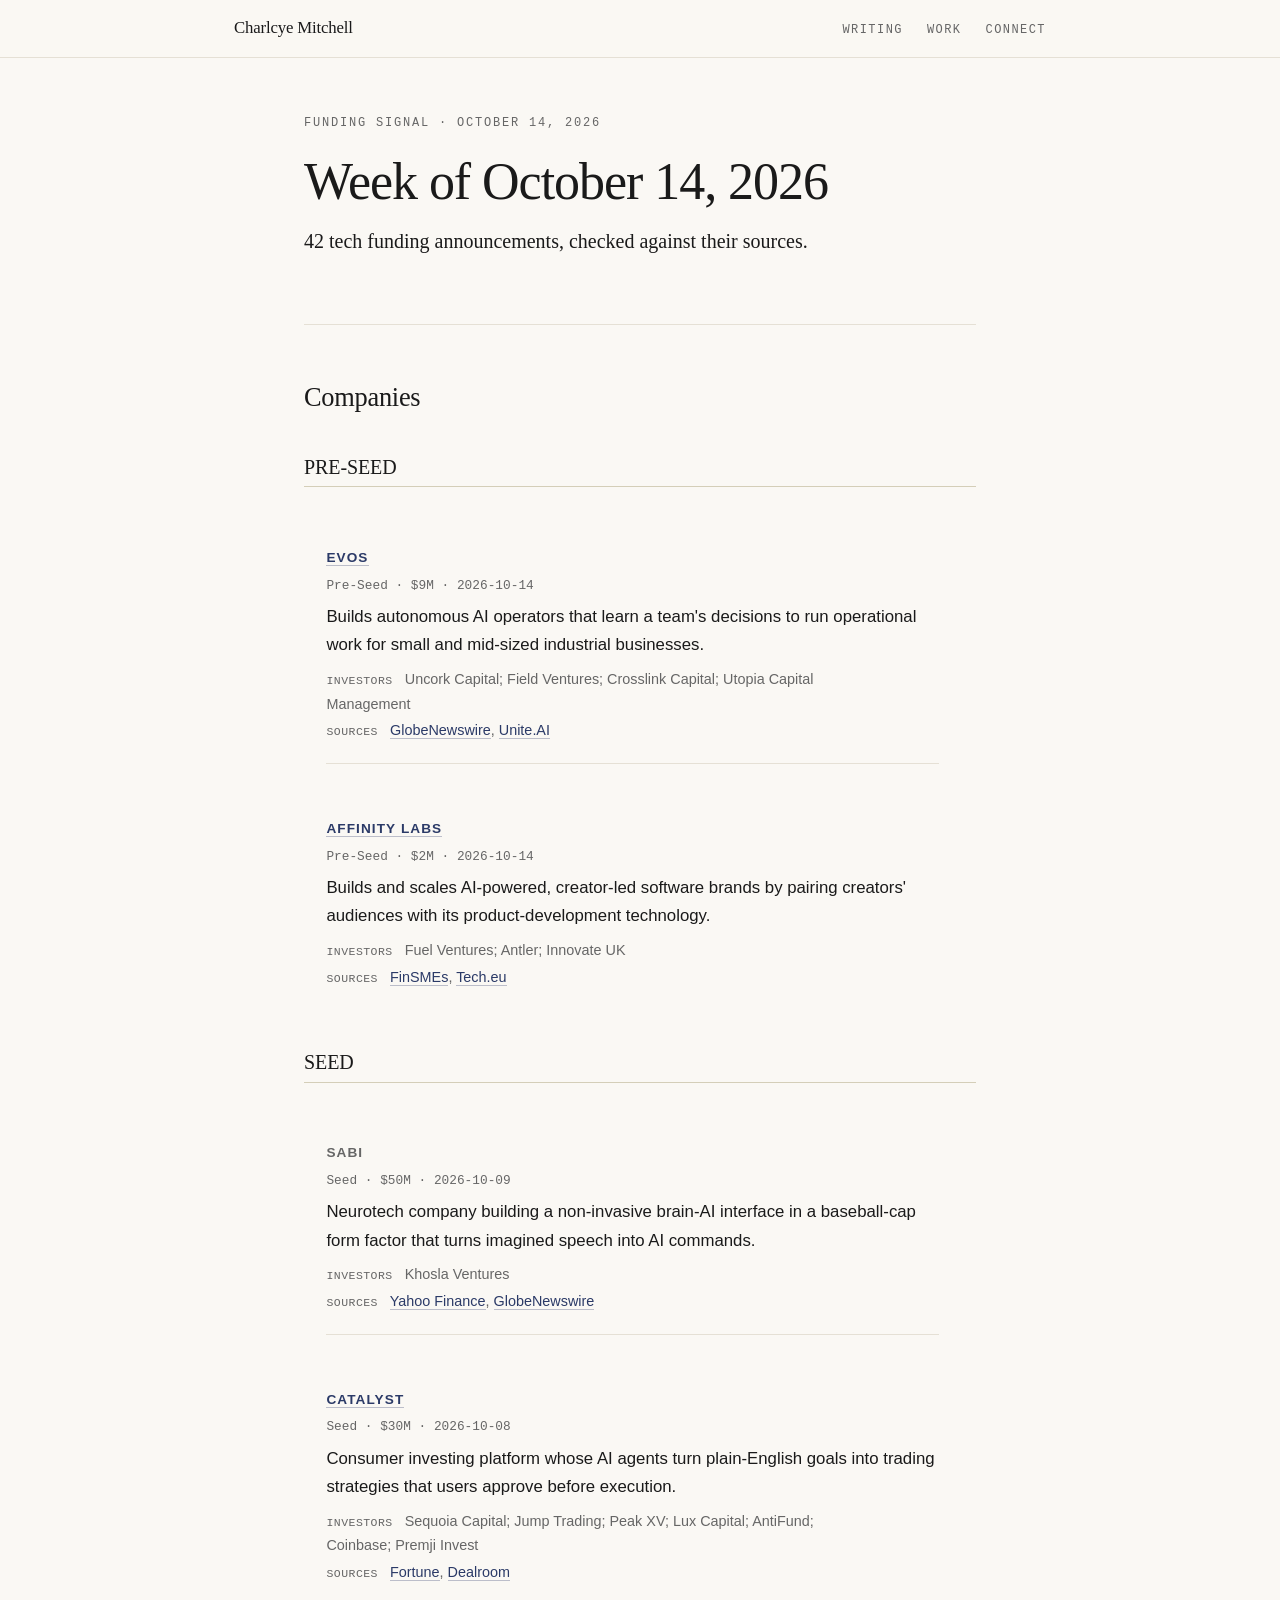
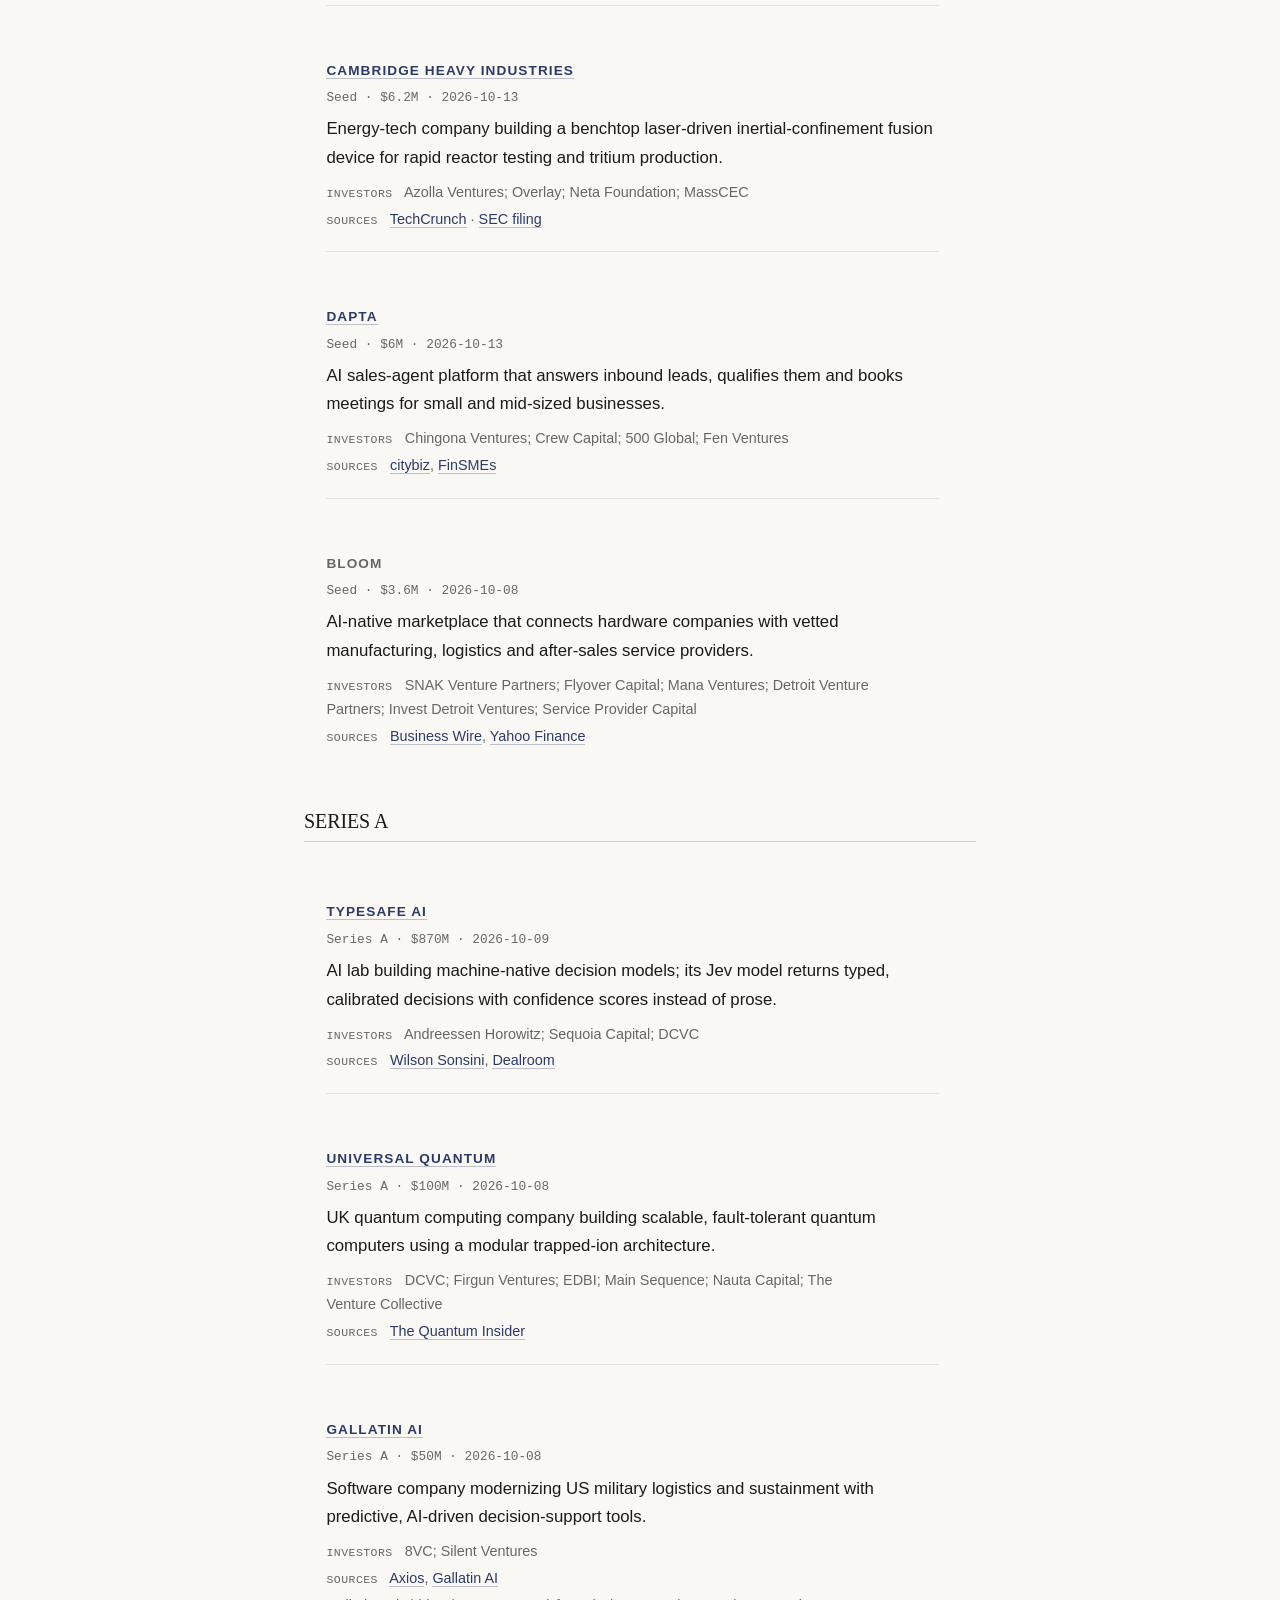
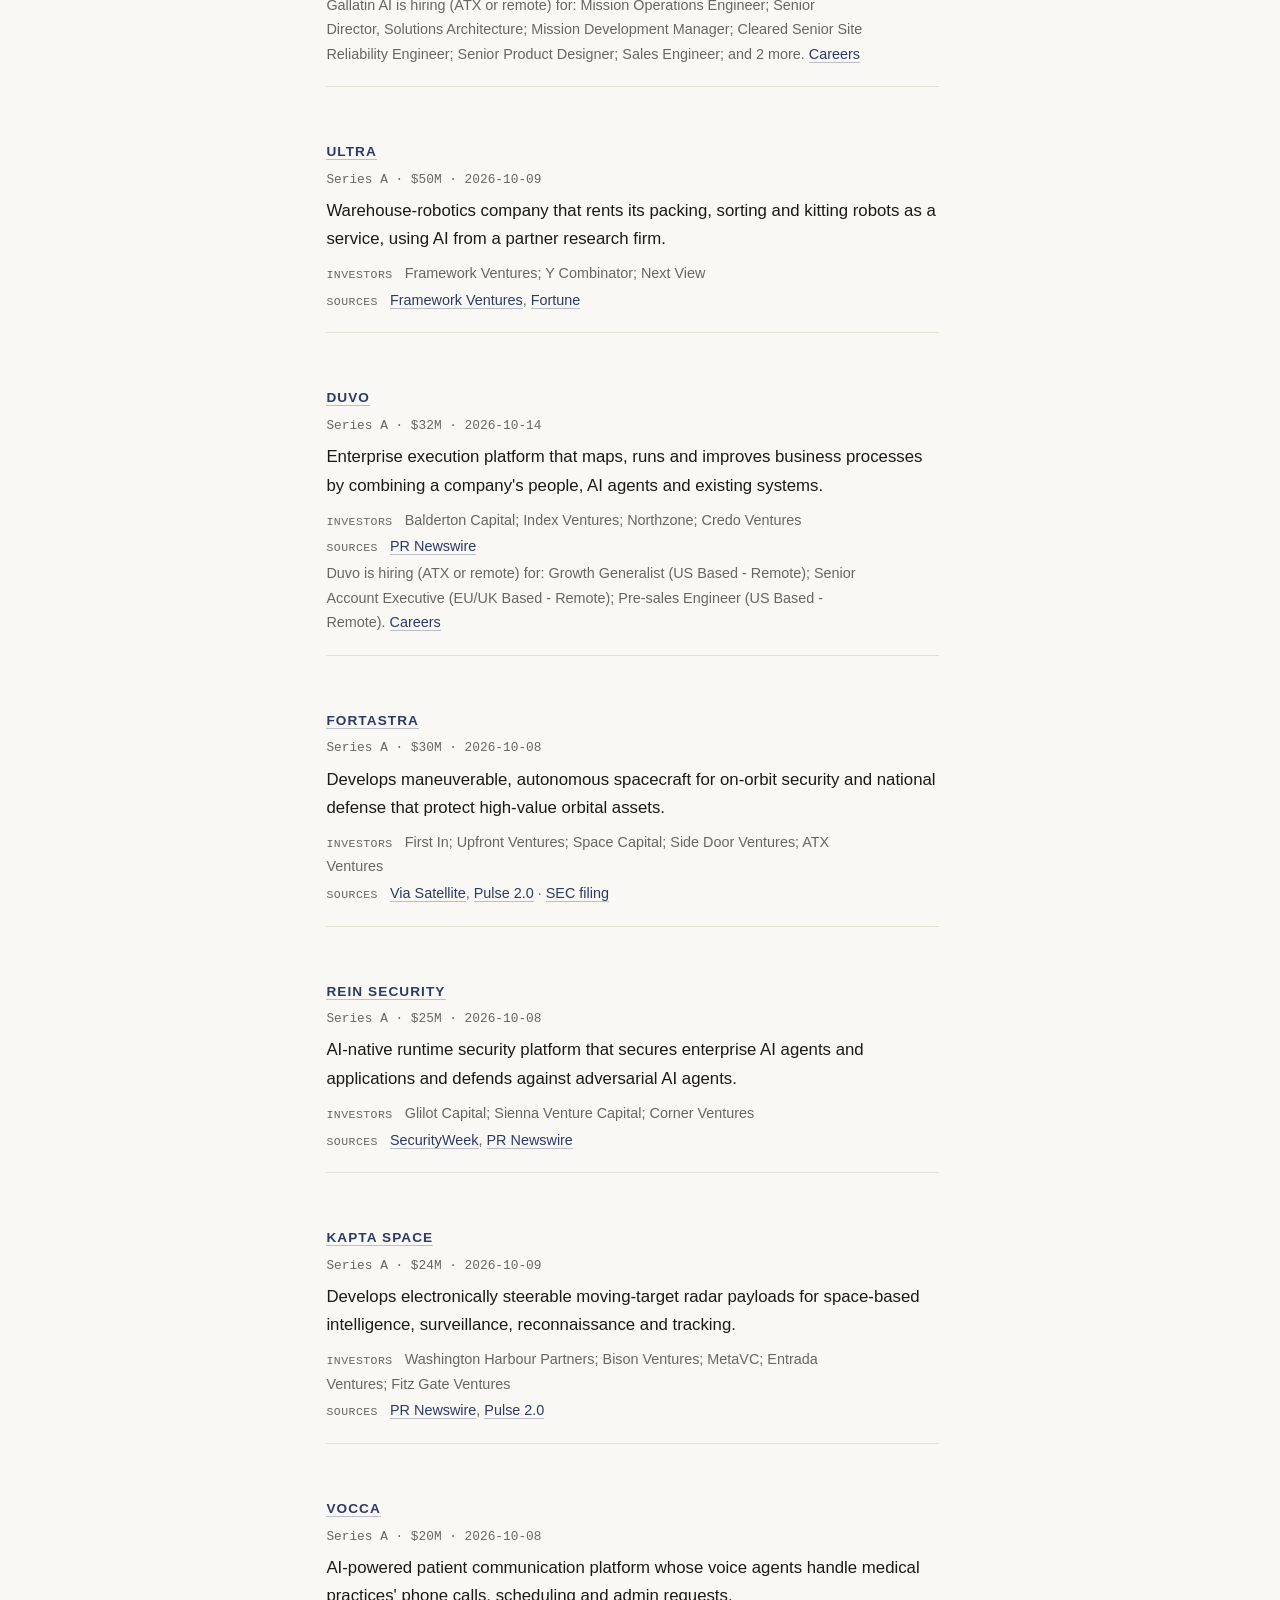
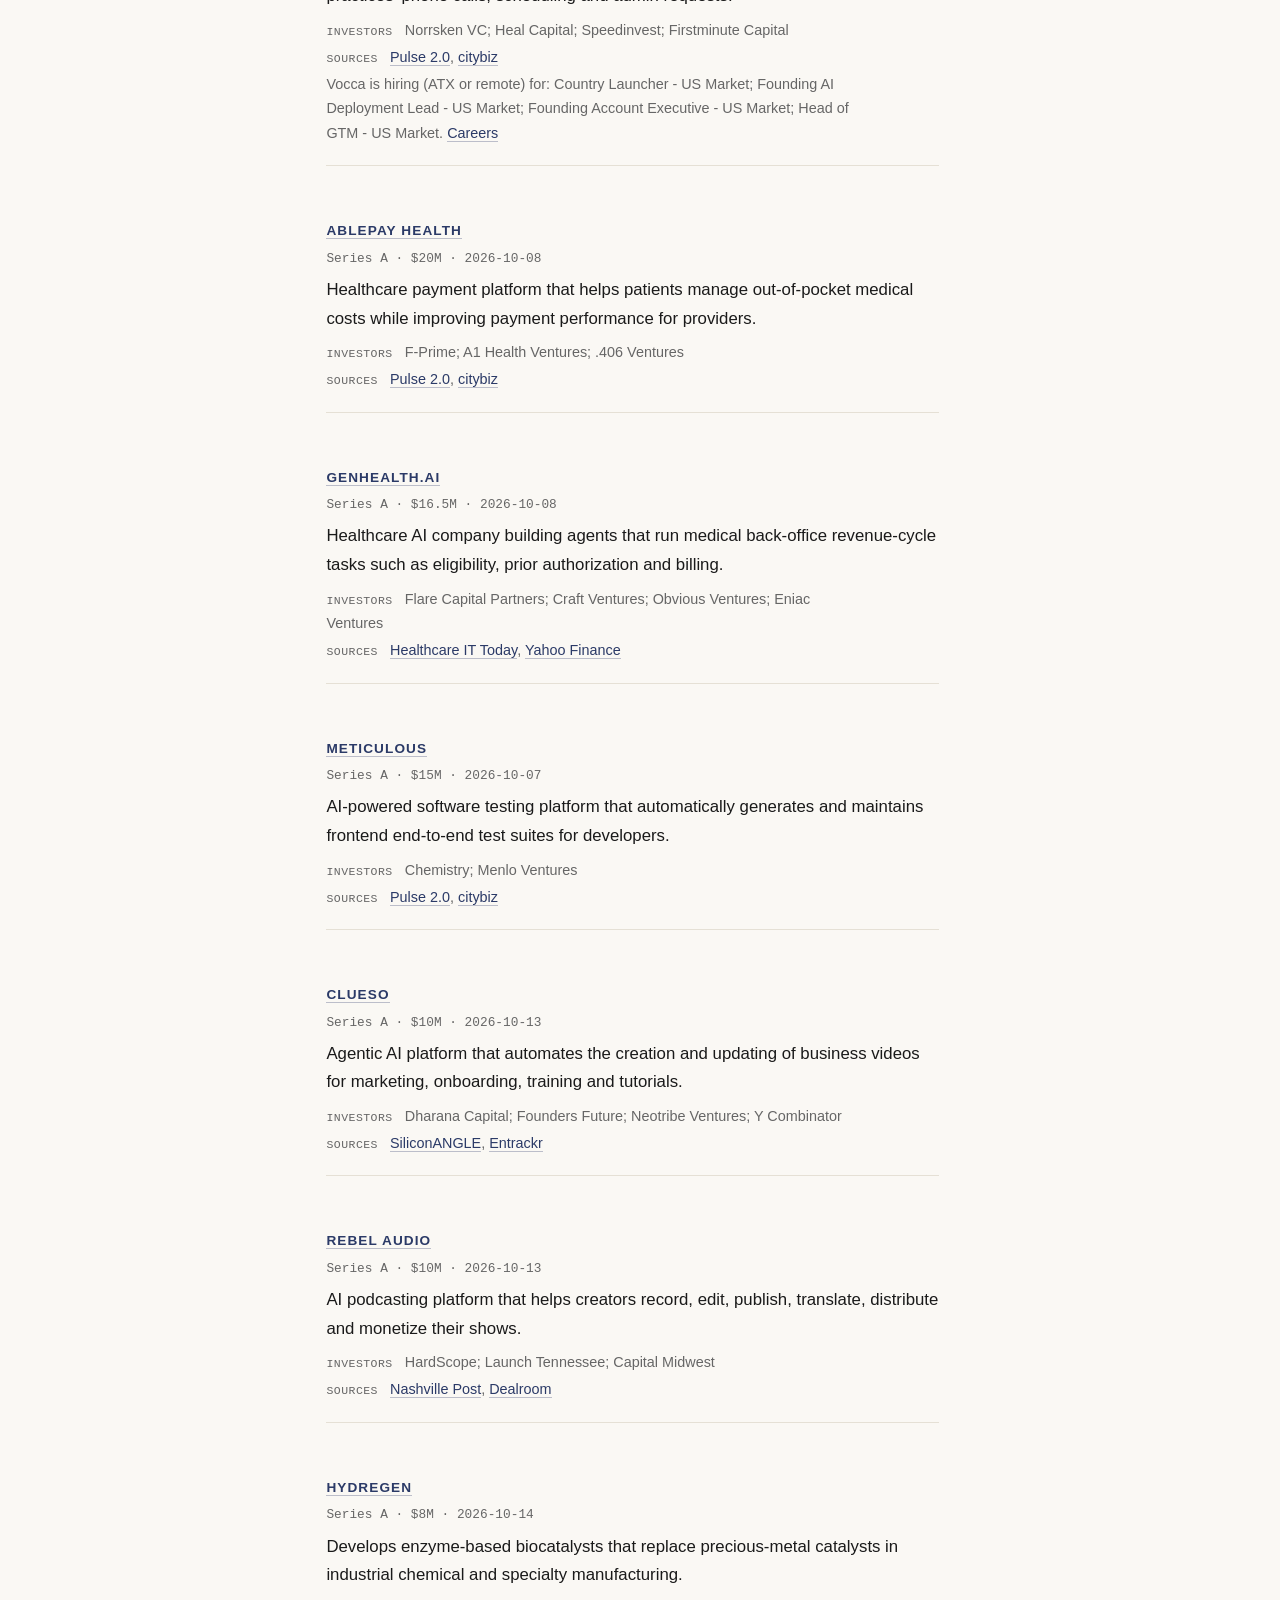
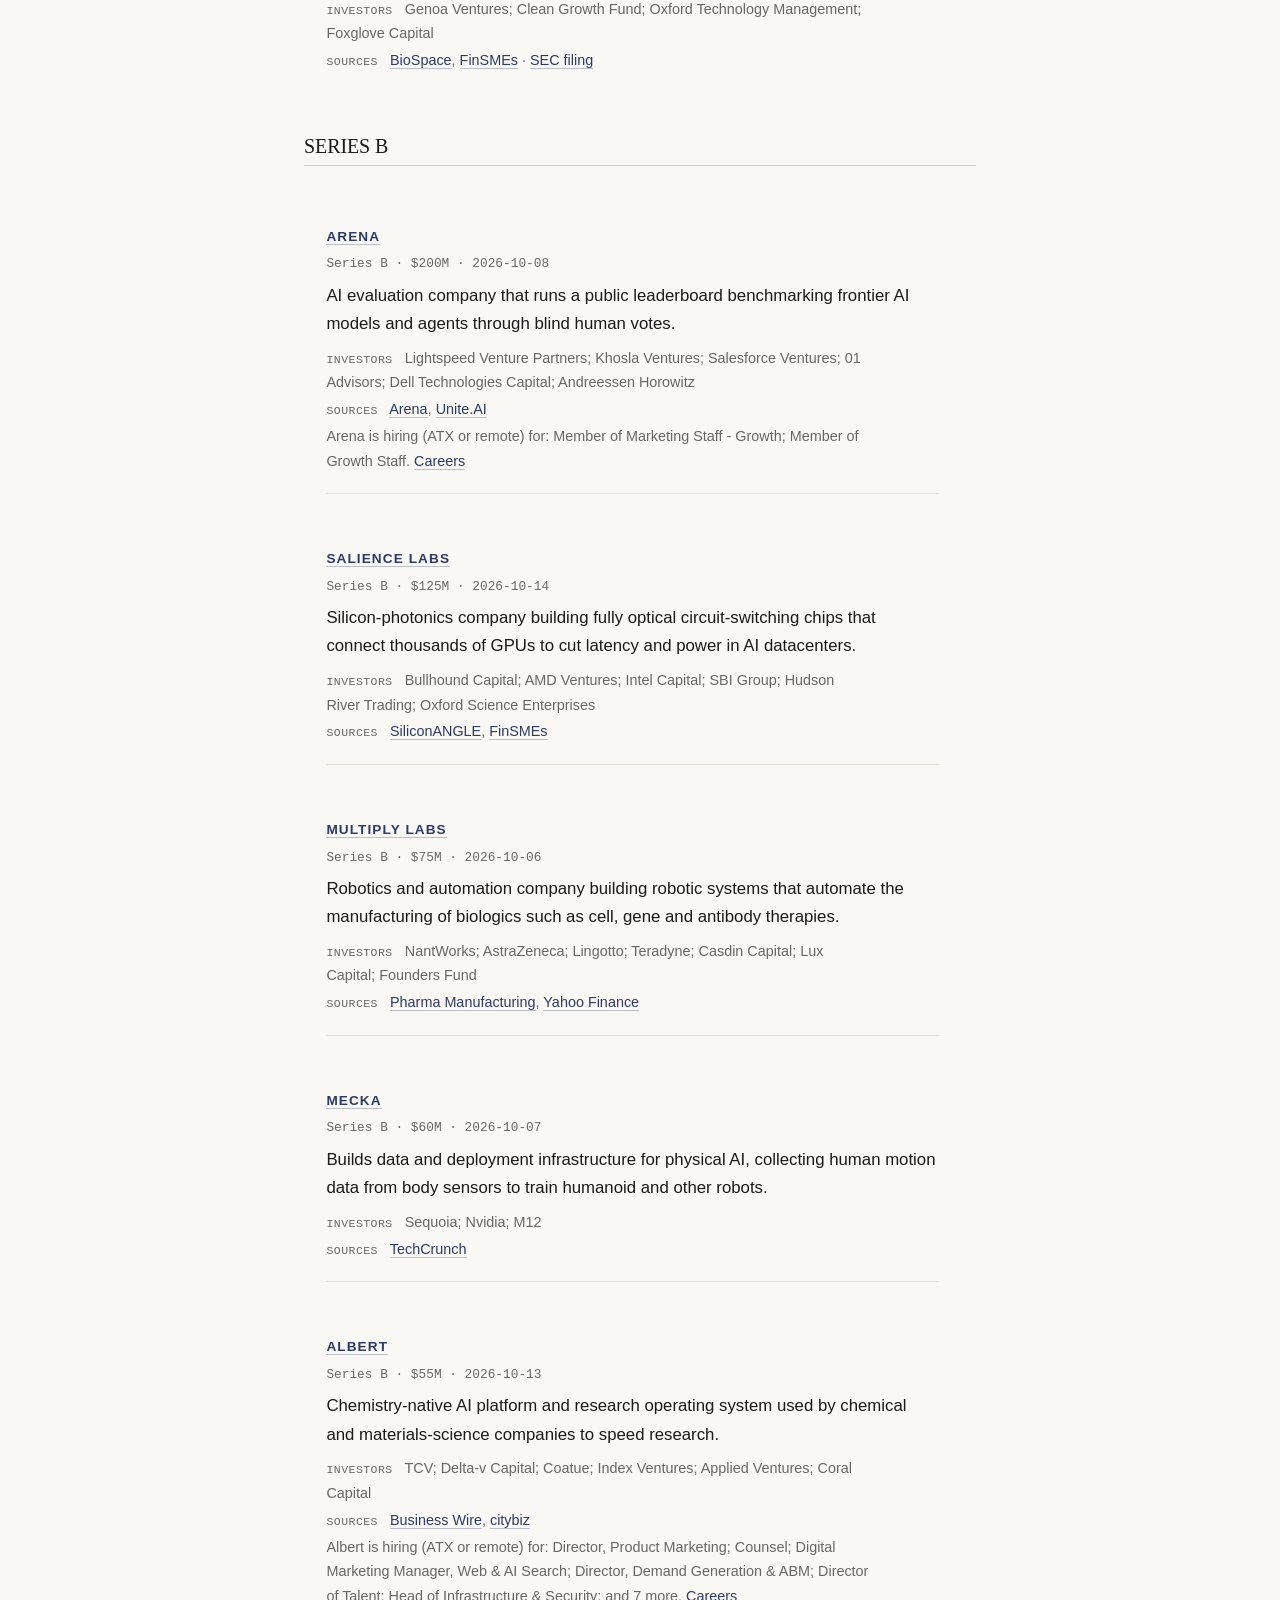
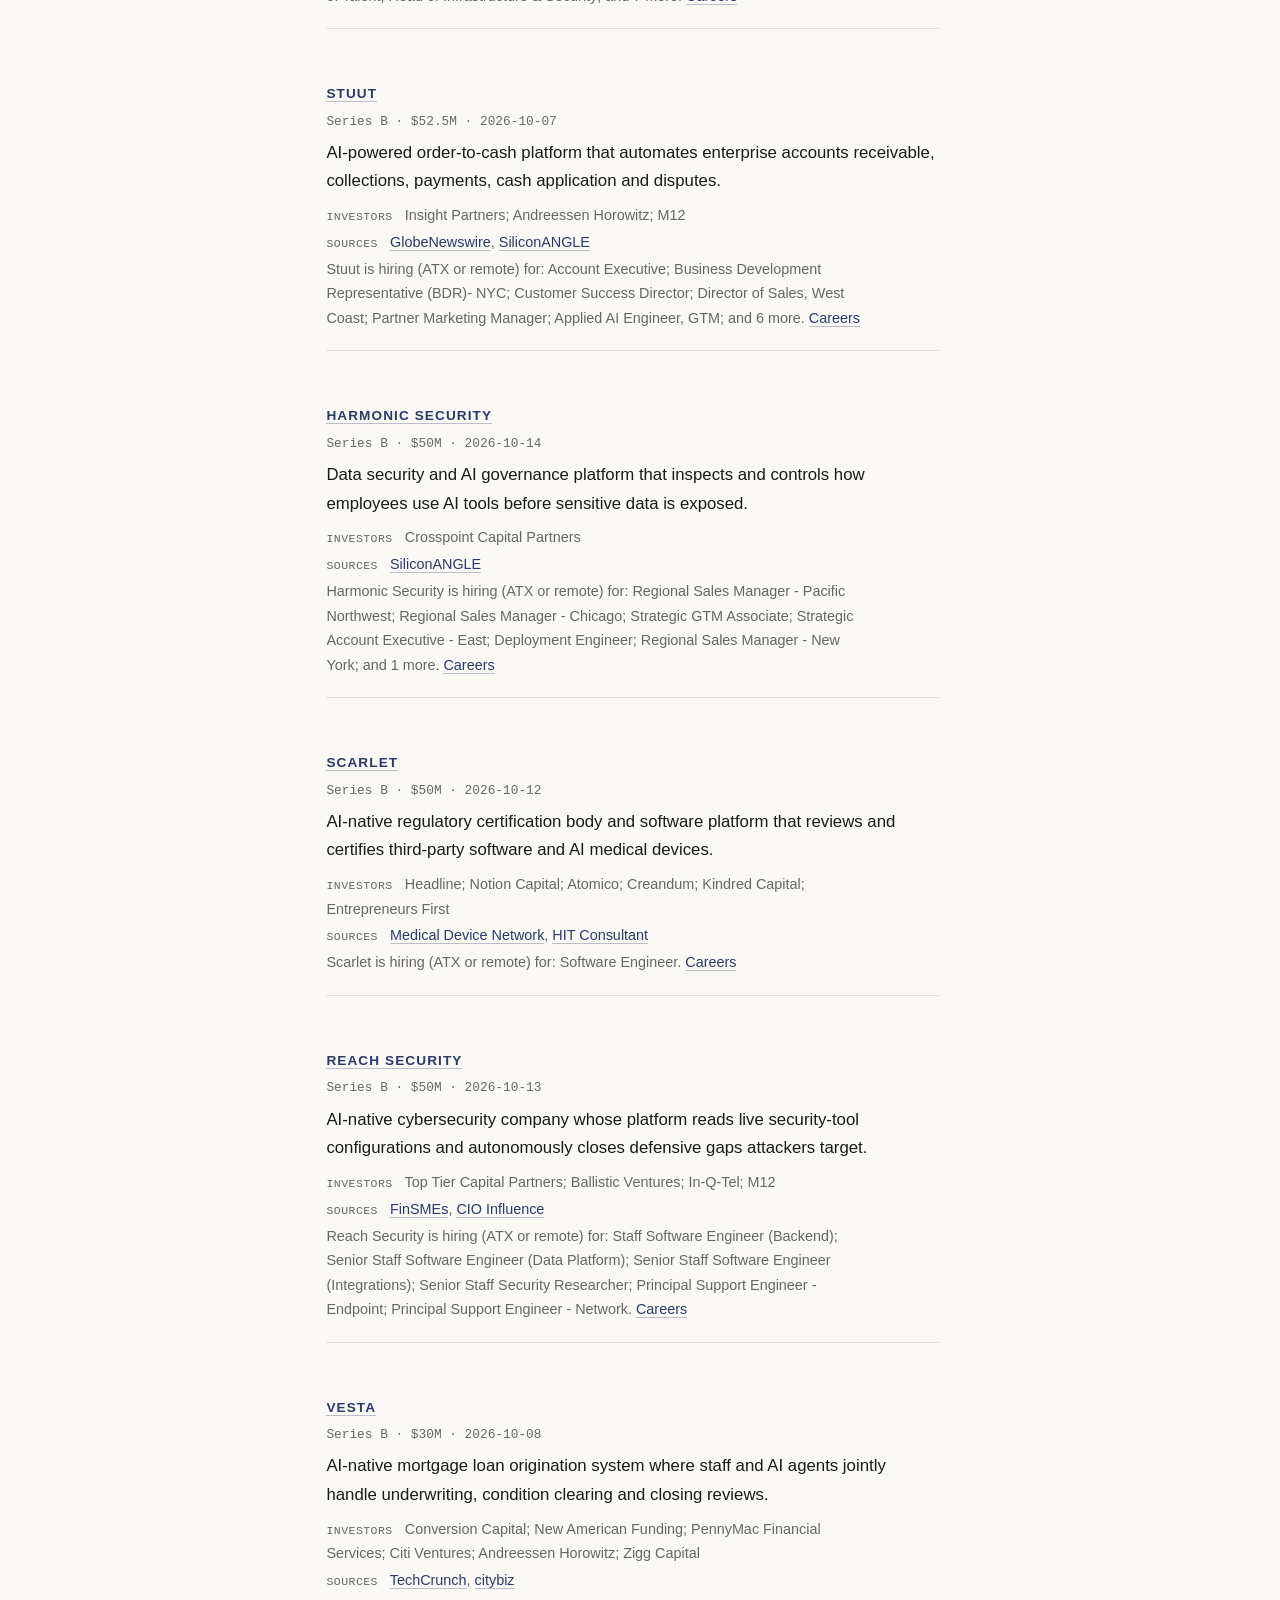
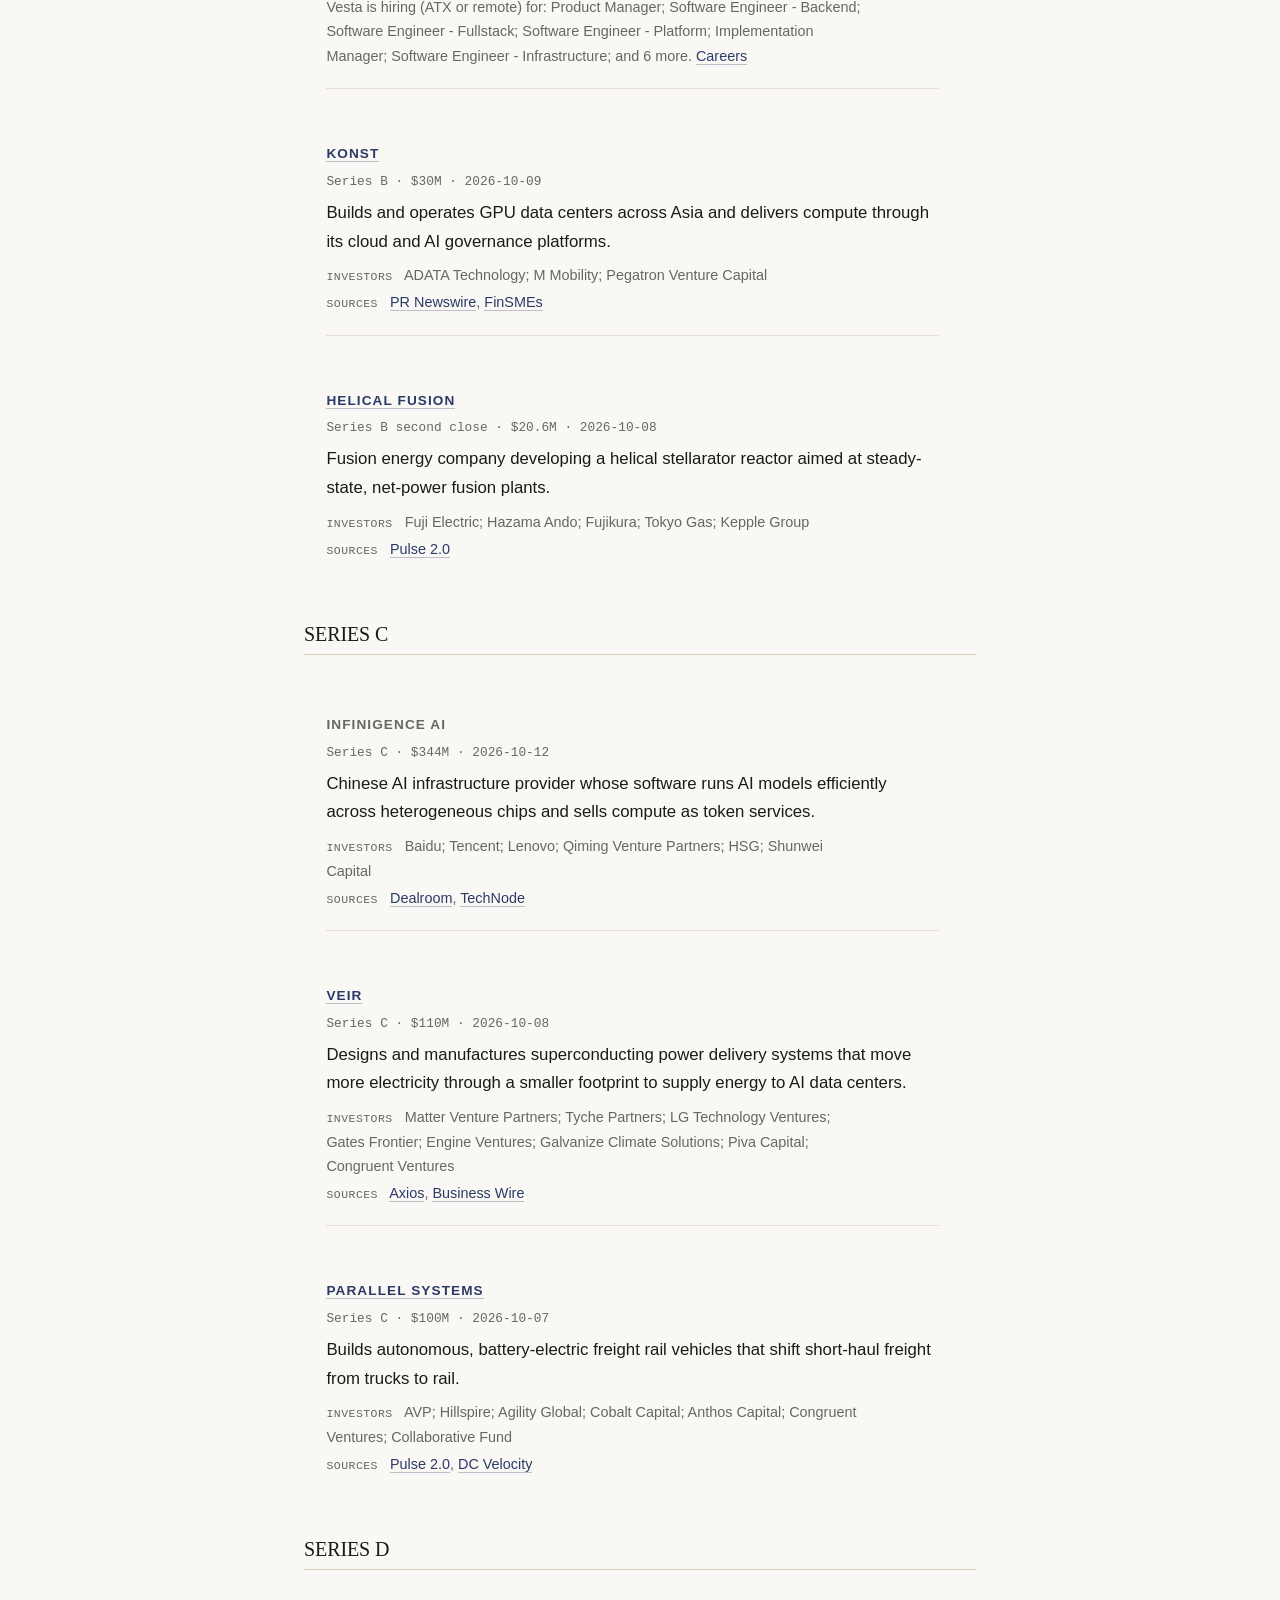
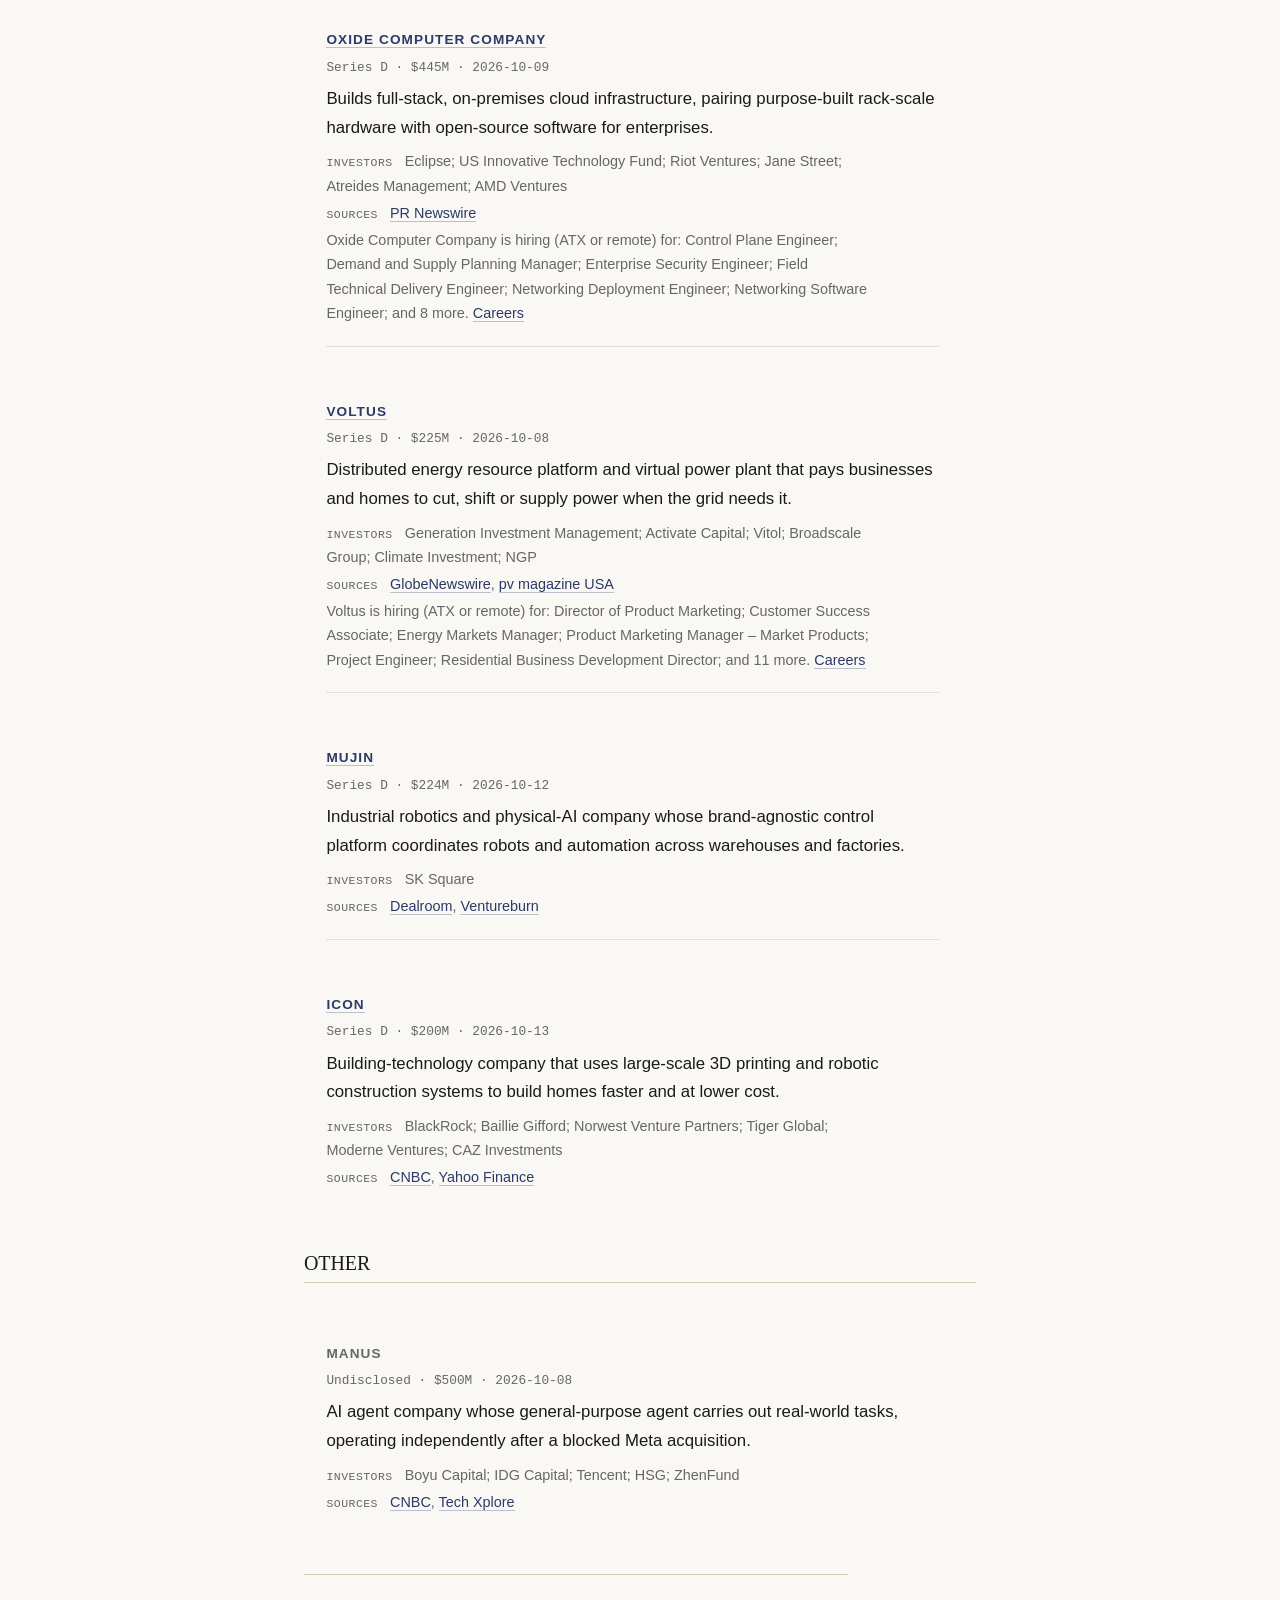
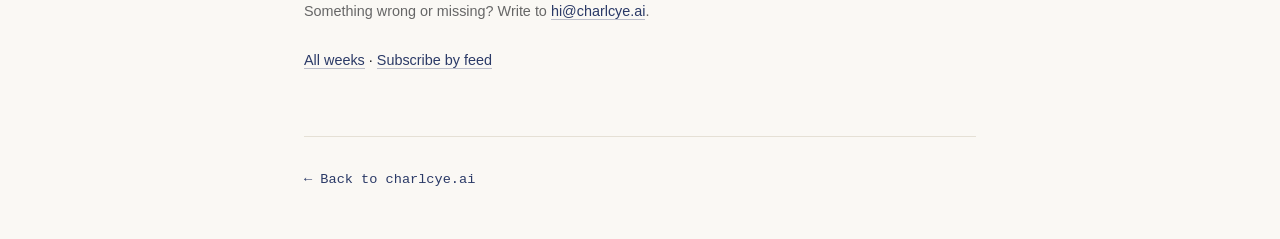
<file: funding-signal/2026-10-14/index.html>
<!DOCTYPE html>
<html lang="en">
<head>
  <meta charset="UTF-8" />
  <meta name="viewport" content="width=device-width, initial-scale=1.0" />
  <title>Funding signal, week of October 14, 2026 — Charlcye Mitchell</title>
  <meta name="description" content="42 tech funding announcements, checked against their sources." />
  <meta name="author" content="Charlcye Mitchell" />
  <link rel="canonical" href="https://charlcye.ai/funding-signal/2026-10-14/" />
  <meta property="og:type" content="website" />
  <meta property="og:title" content="Funding signal, week of October 14, 2026 — Charlcye Mitchell" />
  <meta property="og:description" content="42 tech funding announcements, checked against their sources." />
  <meta property="og:url" content="https://charlcye.ai/funding-signal/2026-10-14/" />
  <meta name="twitter:card" content="summary" />
  <meta name="twitter:title" content="Funding signal, week of October 14, 2026 — Charlcye Mitchell" />
  <meta name="twitter:description" content="42 tech funding announcements, checked against their sources." />
  <link rel="alternate" type="application/atom+xml" title="Funding signal" href="/funding-signal/feed.xml" />
  <link rel="icon" type="image/svg+xml" href="/favicon.svg" />
  <link rel="stylesheet" href="/styles.css" />
</head>
<body>

  <nav class="site-nav">
    <div class="site-nav-inner">
      <a class="site-nav-brand" href="/">Charlcye Mitchell</a>
      <ul class="site-nav-links">
        <li><a href="/#writing">Writing</a></li>
        <li><a href="/#work">Work</a></li>
        <li><a href="/#connect">Connect</a></li>
      </ul>
    </div>
  </nav>

  <main class="paper-main">
    <article class="paper">
      <header class="paper-header">
        <p class="eyebrow">FUNDING SIGNAL · OCTOBER 14, 2026</p>
        <h1>Week of October 14, 2026</h1>
        <p class="paper-subtitle">42 tech funding announcements, checked against their sources.</p>
      </header>
      <div class="paper-body fs-body">
      <section class="fs-week">
        <h2>Companies</h2>
        <h3 class="fs-stage">Pre-seed</h3>
        <ul class="fs-list">
        <li class="fs-entry">
          <h4 class="fs-company"><a href="https://getevos.ai/" rel="noopener">Evos</a></h4>
          <p class="fs-meta">Pre-Seed · $9M · 2026-10-14</p>
          <p class="fs-desc">Builds autonomous AI operators that learn a team&#x27;s decisions to run operational work for small and mid-sized industrial businesses.</p>
          <p class="fs-detail"><span>Investors</span> Uncork Capital; Field Ventures; Crosslink Capital; Utopia Capital Management</p>
          <p class="fs-detail"><span>Sources</span> <a href="https://www.globenewswire.com/news-release/2026/10/14/3380849/0/en/evos-raises-9m-to-bring-autonomous-operators-to-industrial-businesses-of-all-sizes.html" rel="noopener">GlobeNewswire</a>, <a href="https://www.unite.ai/evos-9m-pre-seed-autonomous-ai-operators/" rel="noopener">Unite.AI</a></p>
        </li>
        <li class="fs-entry">
          <h4 class="fs-company"><a href="https://affinitylabs.ai/" rel="noopener">Affinity Labs</a></h4>
          <p class="fs-meta">Pre-Seed · $2M · 2026-10-14</p>
          <p class="fs-desc">Builds and scales AI-powered, creator-led software brands by pairing creators&#x27; audiences with its product-development technology.</p>
          <p class="fs-detail"><span>Investors</span> Fuel Ventures; Antler; Innovate UK</p>
          <p class="fs-detail"><span>Sources</span> <a href="https://www.finsmes.com/2026/10/affinity-labs-raises-2m-in-pre-seed-funding.html" rel="noopener">FinSMEs</a>, <a href="https://tech.eu/2026/10/14/affinity-labs-raises-2m-to-build-ai-powered-software-brands-with-creators" rel="noopener">Tech.eu</a></p>
        </li>
        </ul>
        <h3 class="fs-stage">Seed</h3>
        <ul class="fs-list">
        <li class="fs-entry">
          <h4 class="fs-company">Sabi</h4>
          <p class="fs-meta">Seed · $50M · 2026-10-09</p>
          <p class="fs-desc">Neurotech company building a non-invasive brain-AI interface in a baseball-cap form factor that turns imagined speech into AI commands.</p>
          <p class="fs-detail"><span>Investors</span> Khosla Ventures</p>
          <p class="fs-detail"><span>Sources</span> <a href="https://finance.yahoo.com/technology/ai/articles/sabi-raises-50-million-seed-173000665.html" rel="noopener">Yahoo Finance</a>, <a href="https://www.manilatimes.net/2026/10/10/tmt-newswire/globenewswire/sabi-raises-50-million-seed-round-led-by-khosla-ventures-to-put-a-brain-ai-interface-inside-a-baseball-cap/2442864" rel="noopener">GlobeNewswire</a></p>
        </li>
        <li class="fs-entry">
          <h4 class="fs-company"><a href="https://catalyst.app/" rel="noopener">Catalyst</a></h4>
          <p class="fs-meta">Seed · $30M · 2026-10-08</p>
          <p class="fs-desc">Consumer investing platform whose AI agents turn plain-English goals into trading strategies that users approve before execution.</p>
          <p class="fs-detail"><span>Investors</span> Sequoia Capital; Jump Trading; Peak XV; Lux Capital; AntiFund; Coinbase; Premji Invest</p>
          <p class="fs-detail"><span>Sources</span> <a href="https://fortune.com/2026/10/08/sequoia-backed-catalyst-raises-30-million-build-ai-trading-agents-everyday-investors/" rel="noopener">Fortune</a>, <a href="https://dealroom.co/news/161249-catalyst-raises-30m-seed-to-put-ai-trading-agents-in-retail-investors-ha/" rel="noopener">Dealroom</a></p>
        </li>
        <li class="fs-entry">
          <h4 class="fs-company"><a href="https://cambridgeheavy.xyz/" rel="noopener">Cambridge Heavy Industries</a></h4>
          <p class="fs-meta">Seed · $6.2M · 2026-10-13</p>
          <p class="fs-desc">Energy-tech company building a benchtop laser-driven inertial-confinement fusion device for rapid reactor testing and tritium production.</p>
          <p class="fs-detail"><span>Investors</span> Azolla Ventures; Overlay; Neta Foundation; MassCEC</p>
          <p class="fs-detail"><span>Sources</span> <a href="https://techcrunch.com/2026/10/13/cambridge-heavy-industries-has-been-quietly-building-a-desktop-fusion-device/" rel="noopener">TechCrunch</a> · <a href="https://www.sec.gov/Archives/edgar/data/2158083/000215808326000001/0002158083-26-000001-index.htm" rel="noopener">SEC filing</a></p>
        </li>
        <li class="fs-entry">
          <h4 class="fs-company"><a href="https://dapta.ai/" rel="noopener">Dapta</a></h4>
          <p class="fs-meta">Seed · $6M · 2026-10-13</p>
          <p class="fs-desc">AI sales-agent platform that answers inbound leads, qualifies them and books meetings for small and mid-sized businesses.</p>
          <p class="fs-detail"><span>Investors</span> Chingona Ventures; Crew Capital; 500 Global; Fen Ventures</p>
          <p class="fs-detail"><span>Sources</span> <a href="https://www.citybiz.co/article/917547/dapta-raises-6m-seed-round-led-by-chingona-ventures-to-expand-ai-sales-agents/" rel="noopener">citybiz</a>, <a href="https://www.finsmes.com/2026/10/dapta-raises-6m-in-seed-funding.html" rel="noopener">FinSMEs</a></p>
        </li>
        <li class="fs-entry">
          <h4 class="fs-company">Bloom</h4>
          <p class="fs-meta">Seed · $3.6M · 2026-10-08</p>
          <p class="fs-desc">AI-native marketplace that connects hardware companies with vetted manufacturing, logistics and after-sales service providers.</p>
          <p class="fs-detail"><span>Investors</span> SNAK Venture Partners; Flyover Capital; Mana Ventures; Detroit Venture Partners; Invest Detroit Ventures; Service Provider Capital</p>
          <p class="fs-detail"><span>Sources</span> <a href="https://www.businesswire.com/news/home/20261008739048/en/Bloom-Raises-3.6M-Oversubscribed-Seed-Round-Led-by-SNAK-Venture-Partners-to-Bring-Hardware-Supply-Chains-Online" rel="noopener">Business Wire</a>, <a href="https://finance.yahoo.com/technology/articles/bloom-raises-3-6m-oversubscribed-171900957.html" rel="noopener">Yahoo Finance</a></p>
        </li>
        </ul>
        <h3 class="fs-stage">Series A</h3>
        <ul class="fs-list">
        <li class="fs-entry">
          <h4 class="fs-company"><a href="https://typesafe.ai/" rel="noopener">TypeSafe AI</a></h4>
          <p class="fs-meta">Series A · $870M · 2026-10-09</p>
          <p class="fs-desc">AI lab building machine-native decision models; its Jev model returns typed, calibrated decisions with confidence scores instead of prose.</p>
          <p class="fs-detail"><span>Investors</span> Andreessen Horowitz; Sequoia Capital; DCVC</p>
          <p class="fs-detail"><span>Sources</span> <a href="https://www.wsgr.com/en/insights/firm-advises-typesafe-ai-on-870m-series-a-led-by-a16z-at-7-5b-valuation.html" rel="noopener">Wilson Sonsini</a>, <a href="https://dealroom.co/news/161206-andreessen-horowitz-leads-870m-round-for-ai-startup-typesafe-at-7-5b-val/" rel="noopener">Dealroom</a></p>
        </li>
        <li class="fs-entry">
          <h4 class="fs-company"><a href="https://universalquantum.com/" rel="noopener">Universal Quantum</a></h4>
          <p class="fs-meta">Series A · $100M · 2026-10-08</p>
          <p class="fs-desc">UK quantum computing company building scalable, fault-tolerant quantum computers using a modular trapped-ion architecture.</p>
          <p class="fs-detail"><span>Investors</span> DCVC; Firgun Ventures; EDBI; Main Sequence; Nauta Capital; The Venture Collective</p>
          <p class="fs-detail"><span>Sources</span> <a href="https://thequantuminsider.com/2026/10/08/universal-quantum-raises-over-100-million-series-a/" rel="noopener">The Quantum Insider</a></p>
        </li>
        <li class="fs-entry">
          <h4 class="fs-company"><a href="https://www.gallatin.ai/" rel="noopener">Gallatin AI</a></h4>
          <p class="fs-meta">Series A · $50M · 2026-10-08</p>
          <p class="fs-desc">Software company modernizing US military logistics and sustainment with predictive, AI-driven decision-support tools.</p>
          <p class="fs-detail"><span>Investors</span> 8VC; Silent Ventures</p>
          <p class="fs-detail"><span>Sources</span> <a href="https://www.axios.com/2026/10/08/gallatin-seriesa-8vc-contested-logistics-army" rel="noopener">Axios</a>, <a href="https://www.gallatin.ai/news/series-a-announcement" rel="noopener">Gallatin AI</a></p>
          <p class="fs-detail fs-hiring">Gallatin AI is hiring (ATX or remote) for: Mission Operations Engineer; Senior Director, Solutions Architecture; Mission Development Manager; Cleared Senior Site Reliability Engineer; Senior Product Designer; Sales Engineer; and 2 more. <a href="https://www.gallatin.ai/careers" rel="noopener">Careers</a></p>
        </li>
        <li class="fs-entry">
          <h4 class="fs-company"><a href="https://ultra.tech/" rel="noopener">Ultra</a></h4>
          <p class="fs-meta">Series A · $50M · 2026-10-09</p>
          <p class="fs-desc">Warehouse-robotics company that rents its packing, sorting and kitting robots as a service, using AI from a partner research firm.</p>
          <p class="fs-detail"><span>Investors</span> Framework Ventures; Y Combinator; Next View</p>
          <p class="fs-detail"><span>Sources</span> <a href="https://www.framework.ventures/writings/ultra-raises-62-million-for-fast-growing-robots-as-a-service-business-announces-tie-up-with-ai-research-firm-physical-intelligence" rel="noopener">Framework Ventures</a>, <a href="https://www.inkl.com/news/ultra-raises-62-million-for-fast-growing-robots-as-a-service-business-announces-tie-up-with-ai-research-firm-physical-intelligence" rel="noopener">Fortune</a></p>
        </li>
        <li class="fs-entry">
          <h4 class="fs-company"><a href="https://www.duvo.ai/" rel="noopener">Duvo</a></h4>
          <p class="fs-meta">Series A · $32M · 2026-10-14</p>
          <p class="fs-desc">Enterprise execution platform that maps, runs and improves business processes by combining a company&#x27;s people, AI agents and existing systems.</p>
          <p class="fs-detail"><span>Investors</span> Balderton Capital; Index Ventures; Northzone; Credo Ventures</p>
          <p class="fs-detail"><span>Sources</span> <a href="https://www.prnewswire.com/news-releases/duvo-raises-32-million-series-a-to-become-the-one-platform-enterprises-run-their-operations-on-302908575.html" rel="noopener">PR Newswire</a></p>
          <p class="fs-detail fs-hiring">Duvo is hiring (ATX or remote) for: Growth Generalist (US Based - Remote); Senior Account Executive (EU/UK Based - Remote); Pre-sales Engineer (US Based - Remote). <a href="https://www.duvo.ai/careers" rel="noopener">Careers</a></p>
        </li>
        <li class="fs-entry">
          <h4 class="fs-company"><a href="https://www.fortastra.com/" rel="noopener">Fortastra</a></h4>
          <p class="fs-meta">Series A · $30M · 2026-10-08</p>
          <p class="fs-desc">Develops maneuverable, autonomous spacecraft for on-orbit security and national defense that protect high-value orbital assets.</p>
          <p class="fs-detail"><span>Investors</span> First In; Upfront Ventures; Space Capital; Side Door Ventures; ATX Ventures</p>
          <p class="fs-detail"><span>Sources</span> <a href="https://www.satellitetoday.com/finance/2026/10/08/on-orbit-security-startup-fortastra-raises-30m-in-series-a/" rel="noopener">Via Satellite</a>, <a href="https://pulse2.com/fortastra-raises-30-million-series-a-led-by-first-in/" rel="noopener">Pulse 2.0</a> · <a href="https://www.sec.gov/Archives/edgar/data/2081105/000208110526000001/0002081105-26-000001-index.htm" rel="noopener">SEC filing</a></p>
        </li>
        <li class="fs-entry">
          <h4 class="fs-company"><a href="https://reinsec.io/" rel="noopener">Rein Security</a></h4>
          <p class="fs-meta">Series A · $25M · 2026-10-08</p>
          <p class="fs-desc">AI-native runtime security platform that secures enterprise AI agents and applications and defends against adversarial AI agents.</p>
          <p class="fs-detail"><span>Investors</span> Glilot Capital; Sienna Venture Capital; Corner Ventures</p>
          <p class="fs-detail"><span>Sources</span> <a href="https://www.securityweek.com/rein-security-raises-25-million-to-guard-ai-agents-at-runtime/" rel="noopener">SecurityWeek</a>, <a href="https://www.prnewswire.com/news-releases/rein-security-raises-25-million-to-secure-the-ai-agents-enterprises-build-and-stop-the-ones-that-attack-them-302901591.html" rel="noopener">PR Newswire</a></p>
        </li>
        <li class="fs-entry">
          <h4 class="fs-company"><a href="https://www.kaptaspace.com/" rel="noopener">Kapta Space</a></h4>
          <p class="fs-meta">Series A · $24M · 2026-10-09</p>
          <p class="fs-desc">Develops electronically steerable moving-target radar payloads for space-based intelligence, surveillance, reconnaissance and tracking.</p>
          <p class="fs-detail"><span>Investors</span> Washington Harbour Partners; Bison Ventures; MetaVC; Entrada Ventures; Fitz Gate Ventures</p>
          <p class="fs-detail"><span>Sources</span> <a href="https://www.prnewswire.com/news-releases/kapta-space-raises-24m-series-a-secures-multiple-classified-mti-contracts-302903032.html" rel="noopener">PR Newswire</a>, <a href="https://pulse2.com/kapta-space-raises-24-million-series-a-led-by-washington-harbour-partners/" rel="noopener">Pulse 2.0</a></p>
        </li>
        <li class="fs-entry">
          <h4 class="fs-company"><a href="https://vocca.com/" rel="noopener">Vocca</a></h4>
          <p class="fs-meta">Series A · $20M · 2026-10-08</p>
          <p class="fs-desc">AI-powered patient communication platform whose voice agents handle medical practices&#x27; phone calls, scheduling and admin requests.</p>
          <p class="fs-detail"><span>Investors</span> Norrsken VC; Heal Capital; Speedinvest; Firstminute Capital</p>
          <p class="fs-detail"><span>Sources</span> <a href="https://pulse2.com/vocca-raises-20-million-series-a-led-by-norrsken-vc/" rel="noopener">Pulse 2.0</a>, <a href="https://www.citybiz.co/article/916418/vocca-raises-20-million-series-a-to-expand-ai-powered-patient-communication-platform/" rel="noopener">citybiz</a></p>
          <p class="fs-detail fs-hiring">Vocca is hiring (ATX or remote) for: Country Launcher - US Market; Founding AI Deployment Lead - US Market; Founding Account Executive - US Market; Head of GTM - US Market. <a href="https://vocca.com/careers" rel="noopener">Careers</a></p>
        </li>
        <li class="fs-entry">
          <h4 class="fs-company"><a href="https://ablepayhealth.com/" rel="noopener">AblePay Health</a></h4>
          <p class="fs-meta">Series A · $20M · 2026-10-08</p>
          <p class="fs-desc">Healthcare payment platform that helps patients manage out-of-pocket medical costs while improving payment performance for providers.</p>
          <p class="fs-detail"><span>Investors</span> F-Prime; A1 Health Ventures; .406 Ventures</p>
          <p class="fs-detail"><span>Sources</span> <a href="https://pulse2.com/ablepay-health-raises-20-million-series-a-led-by-f-prime/" rel="noopener">Pulse 2.0</a>, <a href="https://www.citybiz.co/article/916765/ablepay-health-raises-20m-series-a-to-expand-healthcare-payment-platform/" rel="noopener">citybiz</a></p>
        </li>
        <li class="fs-entry">
          <h4 class="fs-company"><a href="https://genhealth.ai/" rel="noopener">GenHealth.ai</a></h4>
          <p class="fs-meta">Series A · $16.5M · 2026-10-08</p>
          <p class="fs-desc">Healthcare AI company building agents that run medical back-office revenue-cycle tasks such as eligibility, prior authorization and billing.</p>
          <p class="fs-detail"><span>Investors</span> Flare Capital Partners; Craft Ventures; Obvious Ventures; Eniac Ventures</p>
          <p class="fs-detail"><span>Sources</span> <a href="https://www.healthcareittoday.com/2026/10/08/genhealth-ai-raises-16-5-million-series-a-to-build-ai-agents-that-run-the-medical-back-office/" rel="noopener">Healthcare IT Today</a>, <a href="https://finance.yahoo.com/healthcare/articles/genhealth-ai-raises-16-5-150000479.html" rel="noopener">Yahoo Finance</a></p>
        </li>
        <li class="fs-entry">
          <h4 class="fs-company"><a href="https://www.meticulous.ai/" rel="noopener">Meticulous</a></h4>
          <p class="fs-meta">Series A · $15M · 2026-10-07</p>
          <p class="fs-desc">AI-powered software testing platform that automatically generates and maintains frontend end-to-end test suites for developers.</p>
          <p class="fs-detail"><span>Investors</span> Chemistry; Menlo Ventures</p>
          <p class="fs-detail"><span>Sources</span> <a href="https://pulse2.com/meticulous-raises-15-million-series-a-to-accelerate-ai-powered-software-development/" rel="noopener">Pulse 2.0</a>, <a href="https://www.citybiz.co/article/916256/meticulous-raises-15m-series-a-led-by-chemistry-to-expand-ai-software-testing/" rel="noopener">citybiz</a></p>
        </li>
        <li class="fs-entry">
          <h4 class="fs-company"><a href="https://www.clueso.io/" rel="noopener">Clueso</a></h4>
          <p class="fs-meta">Series A · $10M · 2026-10-13</p>
          <p class="fs-desc">Agentic AI platform that automates the creation and updating of business videos for marketing, onboarding, training and tutorials.</p>
          <p class="fs-detail"><span>Investors</span> Dharana Capital; Founders Future; Neotribe Ventures; Y Combinator</p>
          <p class="fs-detail"><span>Sources</span> <a href="https://siliconangle.com/2026/10/13/business-video-automation-startup-clueso-raises-10m-to-kill-off-manual-production-processes/" rel="noopener">SiliconANGLE</a>, <a href="https://entrackr.com/news/ai-video-platform-clueso-raises-10-mn-in-series-a-round-led-by-dharana-capital-12672619" rel="noopener">Entrackr</a></p>
        </li>
        <li class="fs-entry">
          <h4 class="fs-company"><a href="https://www.rebelaudio.ai/" rel="noopener">Rebel Audio</a></h4>
          <p class="fs-meta">Series A · $10M · 2026-10-13</p>
          <p class="fs-desc">AI podcasting platform that helps creators record, edit, publish, translate, distribute and monetize their shows.</p>
          <p class="fs-detail"><span>Investors</span> HardScope; Launch Tennessee; Capital Midwest</p>
          <p class="fs-detail"><span>Sources</span> <a href="https://www.nashvillepost.com/business/finance/rebel-audio-raises-10m-in-series-a-funding-round/article_0fcd1424-4f01-49a1-b490-24a13ed73192.html" rel="noopener">Nashville Post</a>, <a href="https://dealroom.co/news/161012-ai-podcasting-startup-rebel-audio-raises-10m-series-a-at-50m-valuation/" rel="noopener">Dealroom</a></p>
        </li>
        <li class="fs-entry">
          <h4 class="fs-company"><a href="https://hydregenoxford.com/" rel="noopener">HydRegen</a></h4>
          <p class="fs-meta">Series A · $8M · 2026-10-14</p>
          <p class="fs-desc">Develops enzyme-based biocatalysts that replace precious-metal catalysts in industrial chemical and specialty manufacturing.</p>
          <p class="fs-detail"><span>Investors</span> Genoa Ventures; Clean Growth Fund; Oxford Technology Management; Foxglove Capital</p>
          <p class="fs-detail"><span>Sources</span> <a href="https://www.biospace.com/press-releases/hydregen-raises-8m-6m-series-a-to-bring-biocatalysis-to-industrial-chemical-manufacturing" rel="noopener">BioSpace</a>, <a href="https://www.finsmes.com/2026/10/hydregen-raises-8m-in-first-close-of-series-a-funding.html" rel="noopener">FinSMEs</a> · <a href="https://www.sec.gov/Archives/edgar/data/2159065/000089183926000455/0000891839-26-000455-index.htm" rel="noopener">SEC filing</a></p>
        </li>
        </ul>
        <h3 class="fs-stage">Series B</h3>
        <ul class="fs-list">
        <li class="fs-entry">
          <h4 class="fs-company"><a href="https://arena.ai/" rel="noopener">Arena</a></h4>
          <p class="fs-meta">Series B · $200M · 2026-10-08</p>
          <p class="fs-desc">AI evaluation company that runs a public leaderboard benchmarking frontier AI models and agents through blind human votes.</p>
          <p class="fs-detail"><span>Investors</span> Lightspeed Venture Partners; Khosla Ventures; Salesforce Ventures; 01 Advisors; Dell Technologies Capital; Andreessen Horowitz</p>
          <p class="fs-detail"><span>Sources</span> <a href="https://arena.ai/blog/series-b" rel="noopener">Arena</a>, <a href="https://www.unite.ai/arena-secures-200m-series-b-at-3-1b-valuation-to-advance-ai-evaluation/" rel="noopener">Unite.AI</a></p>
          <p class="fs-detail fs-hiring">Arena is hiring (ATX or remote) for: Member of Marketing Staff - Growth; Member of Growth Staff. <a href="https://arena.ai/careers" rel="noopener">Careers</a></p>
        </li>
        <li class="fs-entry">
          <h4 class="fs-company"><a href="https://www.saliencelabs.ai/" rel="noopener">Salience Labs</a></h4>
          <p class="fs-meta">Series B · $125M · 2026-10-14</p>
          <p class="fs-desc">Silicon-photonics company building fully optical circuit-switching chips that connect thousands of GPUs to cut latency and power in AI datacenters.</p>
          <p class="fs-detail"><span>Investors</span> Bullhound Capital; AMD Ventures; Intel Capital; SBI Group; Hudson River Trading; Oxford Science Enterprises</p>
          <p class="fs-detail"><span>Sources</span> <a href="https://siliconangle.com/2026/10/14/salience-labs-raises-125m-in-funding-after-showcasing-worlds-most-advanced-fully-optical-circuit-switching-tech/" rel="noopener">SiliconANGLE</a>, <a href="https://www.finsmes.com/2026/10/salience-labs-raises-125m-in-series-b-funding.html" rel="noopener">FinSMEs</a></p>
        </li>
        <li class="fs-entry">
          <h4 class="fs-company"><a href="https://www.multiplylabs.com/" rel="noopener">Multiply Labs</a></h4>
          <p class="fs-meta">Series B · $75M · 2026-10-06</p>
          <p class="fs-desc">Robotics and automation company building robotic systems that automate the manufacturing of biologics such as cell, gene and antibody therapies.</p>
          <p class="fs-detail"><span>Investors</span> NantWorks; AstraZeneca; Lingotto; Teradyne; Casdin Capital; Lux Capital; Founders Fund</p>
          <p class="fs-detail"><span>Sources</span> <a href="https://www.pharmamanufacturing.com/industry-news/news/55410700/multiply-labs-raises-75m-in-series-b-funding-for-robotic-biomanufacturing" rel="noopener">Pharma Manufacturing</a>, <a href="https://finance.yahoo.com/healthcare/articles/multiply-labs-raises-75-million-182600943.html" rel="noopener">Yahoo Finance</a></p>
        </li>
        <li class="fs-entry">
          <h4 class="fs-company"><a href="https://www.mecka.ai/" rel="noopener">Mecka</a></h4>
          <p class="fs-meta">Series B · $60M · 2026-10-07</p>
          <p class="fs-desc">Builds data and deployment infrastructure for physical AI, collecting human motion data from body sensors to train humanoid and other robots.</p>
          <p class="fs-detail"><span>Investors</span> Sequoia; Nvidia; M12</p>
          <p class="fs-detail"><span>Sources</span> <a href="https://techcrunch.com/2026/10/07/robot-data-startup-mecka-ai-nabs-60m-from-sequoia/" rel="noopener">TechCrunch</a></p>
        </li>
        <li class="fs-entry">
          <h4 class="fs-company"><a href="https://www.albertinvent.com/" rel="noopener">Albert</a></h4>
          <p class="fs-meta">Series B · $55M · 2026-10-13</p>
          <p class="fs-desc">Chemistry-native AI platform and research operating system used by chemical and materials-science companies to speed research.</p>
          <p class="fs-detail"><span>Investors</span> TCV; Delta-v Capital; Coatue; Index Ventures; Applied Ventures; Coral Capital</p>
          <p class="fs-detail"><span>Sources</span> <a href="https://www.businesswire.com/news/home/20261013059321/en/Albert-Raises-55M-Series-B-to-Scale-the-First-Chemistry-Native-AI" rel="noopener">Business Wire</a>, <a href="https://www.citybiz.co/article/918131/albert-raises-55-million-series-b-to-expand-ai-platform-for-chemistry-research/" rel="noopener">citybiz</a></p>
          <p class="fs-detail fs-hiring">Albert is hiring (ATX or remote) for: Director, Product Marketing; Counsel; Digital Marketing Manager, Web &amp; AI Search; Director, Demand Generation &amp; ABM; Director of Talent; Head of Infrastructure &amp; Security; and 7 more. <a href="https://www.albertinvent.com/careers" rel="noopener">Careers</a></p>
        </li>
        <li class="fs-entry">
          <h4 class="fs-company"><a href="https://www.stuut.ai/" rel="noopener">Stuut</a></h4>
          <p class="fs-meta">Series B · $52.5M · 2026-10-07</p>
          <p class="fs-desc">AI-powered order-to-cash platform that automates enterprise accounts receivable, collections, payments, cash application and disputes.</p>
          <p class="fs-detail"><span>Investors</span> Insight Partners; Andreessen Horowitz; M12</p>
          <p class="fs-detail"><span>Sources</span> <a href="https://www.globenewswire.com/news-release/2026/10/07/3376511/0/en/ai-order-to-cash-platform-stuut-raises-52-5m-series-b-after-unlocking-40-more-cash-for-enterprises.html" rel="noopener">GlobeNewswire</a>, <a href="https://siliconangle.com/2026/10/07/stuut-cashes-in-on-agentic-order-to-cash-automation-with-52-5m-in-funding/" rel="noopener">SiliconANGLE</a></p>
          <p class="fs-detail fs-hiring">Stuut is hiring (ATX or remote) for: Account Executive; Business Development Representative (BDR)- NYC; Customer Success Director; Director of Sales, West Coast; Partner Marketing Manager; Applied AI Engineer, GTM; and 6 more. <a href="https://jobs.ashbyhq.com/stuut-ai" rel="noopener">Careers</a></p>
        </li>
        <li class="fs-entry">
          <h4 class="fs-company"><a href="https://www.harmonic.security/" rel="noopener">Harmonic Security</a></h4>
          <p class="fs-meta">Series B · $50M · 2026-10-14</p>
          <p class="fs-desc">Data security and AI governance platform that inspects and controls how employees use AI tools before sensitive data is exposed.</p>
          <p class="fs-detail"><span>Investors</span> Crosspoint Capital Partners</p>
          <p class="fs-detail"><span>Sources</span> <a href="https://siliconangle.com/2026/10/14/harmonic-security-raises-50m-to-govern-how-employees-use-ai-tools/" rel="noopener">SiliconANGLE</a></p>
          <p class="fs-detail fs-hiring">Harmonic Security is hiring (ATX or remote) for: Regional Sales Manager - Pacific Northwest; Regional Sales Manager - Chicago; Strategic GTM Associate; Strategic Account Executive - East; Deployment Engineer; Regional Sales Manager - New York; and 1 more. <a href="https://www.harmonic.security/company/careers" rel="noopener">Careers</a></p>
        </li>
        <li class="fs-entry">
          <h4 class="fs-company"><a href="https://www.scarlet.cc/" rel="noopener">Scarlet</a></h4>
          <p class="fs-meta">Series B · $50M · 2026-10-12</p>
          <p class="fs-desc">AI-native regulatory certification body and software platform that reviews and certifies third-party software and AI medical devices.</p>
          <p class="fs-detail"><span>Investors</span> Headline; Notion Capital; Atomico; Creandum; Kindred Capital; Entrepreneurs First</p>
          <p class="fs-detail"><span>Sources</span> <a href="https://www.medicaldevice-network.com/news/scarlet-nabs-50m-grow-ai-native-medtech-certification-platform/" rel="noopener">Medical Device Network</a>, <a href="https://hitconsultant.net/2026/10/12/scarlet-raises-50m-series-b-headline-ai-native-medical-device-certification-eu-mdr-fda/" rel="noopener">HIT Consultant</a></p>
          <p class="fs-detail fs-hiring">Scarlet is hiring (ATX or remote) for: Software Engineer. <a href="https://www.scarlet.cc/careers" rel="noopener">Careers</a></p>
        </li>
        <li class="fs-entry">
          <h4 class="fs-company"><a href="https://www.reach.security/" rel="noopener">Reach Security</a></h4>
          <p class="fs-meta">Series B · $50M · 2026-10-13</p>
          <p class="fs-desc">AI-native cybersecurity company whose platform reads live security-tool configurations and autonomously closes defensive gaps attackers target.</p>
          <p class="fs-detail"><span>Investors</span> Top Tier Capital Partners; Ballistic Ventures; In-Q-Tel; M12</p>
          <p class="fs-detail"><span>Sources</span> <a href="https://www.finsmes.com/2026/10/reach-security-raises-over-50m-in-series-b-funding.html" rel="noopener">FinSMEs</a>, <a href="https://cioinfluence.com/security/reach-security-raises-more-than-50m-series-b-to-stop-ai-powered-attacks-by-autonomously-closing-the-gaps-they-target/" rel="noopener">CIO Influence</a></p>
          <p class="fs-detail fs-hiring">Reach Security is hiring (ATX or remote) for: Staff Software Engineer (Backend); Senior Staff Software Engineer (Data Platform); Senior Staff Software Engineer (Integrations); Senior Staff Security Researcher; Principal Support Engineer - Endpoint; Principal Support Engineer - Network. <a href="https://www.reach.security/careers" rel="noopener">Careers</a></p>
        </li>
        <li class="fs-entry">
          <h4 class="fs-company"><a href="https://www.vesta.com/" rel="noopener">Vesta</a></h4>
          <p class="fs-meta">Series B · $30M · 2026-10-08</p>
          <p class="fs-desc">AI-native mortgage loan origination system where staff and AI agents jointly handle underwriting, condition clearing and closing reviews.</p>
          <p class="fs-detail"><span>Investors</span> Conversion Capital; New American Funding; PennyMac Financial Services; Citi Ventures; Andreessen Horowitz; Zigg Capital</p>
          <p class="fs-detail"><span>Sources</span> <a href="https://techcrunch.com/2026/10/08/vesta-raises-30m-as-lenders-adopt-ai-agents/" rel="noopener">TechCrunch</a>, <a href="https://www.citybiz.co/article/916464/vesta-raises-30-million-series-b-to-expand-ai-powered-mortgage-lending-platform/" rel="noopener">citybiz</a></p>
          <p class="fs-detail fs-hiring">Vesta is hiring (ATX or remote) for: Product Manager; Software Engineer - Backend; Software Engineer - Fullstack; Software Engineer - Platform; Implementation Manager; Software Engineer - Infrastructure; and 6 more. <a href="https://www.vesta.com/careers" rel="noopener">Careers</a></p>
        </li>
        <li class="fs-entry">
          <h4 class="fs-company"><a href="https://www.konsttech.ai/" rel="noopener">KONST</a></h4>
          <p class="fs-meta">Series B · $30M · 2026-10-09</p>
          <p class="fs-desc">Builds and operates GPU data centers across Asia and delivers compute through its cloud and AI governance platforms.</p>
          <p class="fs-detail"><span>Investors</span> ADATA Technology; M Mobility; Pegatron Venture Capital</p>
          <p class="fs-detail"><span>Sources</span> <a href="https://www.prnewswire.com/news-releases/konst-raises-30m-series-b-funding-led-by-adata-technology-to-scale-up-ai-data-center-buildout-in-asia-and-advance-its-token-factory-strategy-302903455.html" rel="noopener">PR Newswire</a>, <a href="https://www.finsmes.com/2026/10/konst-raises-30m-in-series-b-funding.html" rel="noopener">FinSMEs</a></p>
        </li>
        <li class="fs-entry">
          <h4 class="fs-company"><a href="https://www.helicalfusion.com/" rel="noopener">Helical Fusion</a></h4>
          <p class="fs-meta">Series B second close · $20.6M · 2026-10-08</p>
          <p class="fs-desc">Fusion energy company developing a helical stellarator reactor aimed at steady-state, net-power fusion plants.</p>
          <p class="fs-detail"><span>Investors</span> Fuji Electric; Hazama Ando; Fujikura; Tokyo Gas; Kepple Group</p>
          <p class="fs-detail"><span>Sources</span> <a href="https://pulse2.com/helical-fusion-raises-20-6-million-in-series-b-second-close-with-fuji-electric-and-other-investors/" rel="noopener">Pulse 2.0</a></p>
        </li>
        </ul>
        <h3 class="fs-stage">Series C</h3>
        <ul class="fs-list">
        <li class="fs-entry">
          <h4 class="fs-company">Infinigence AI</h4>
          <p class="fs-meta">Series C · $344M · 2026-10-12</p>
          <p class="fs-desc">Chinese AI infrastructure provider whose software runs AI models efficiently across heterogeneous chips and sells compute as token services.</p>
          <p class="fs-detail"><span>Investors</span> Baidu; Tencent; Lenovo; Qiming Venture Partners; HSG; Shunwei Capital</p>
          <p class="fs-detail"><span>Sources</span> <a href="https://dealroom.co/news/161653-chinas-infinigence-ai-raises-344m-series-c-in-record-ai-infra-round/" rel="noopener">Dealroom</a>, <a href="https://technode.com/2026/10/12/ai-infrastructure-provider-infinigence-ai-raises-rmb-2-3-billion-in-series-c-funding/" rel="noopener">TechNode</a></p>
        </li>
        <li class="fs-entry">
          <h4 class="fs-company"><a href="https://veir.com/" rel="noopener">VEIR</a></h4>
          <p class="fs-meta">Series C · $110M · 2026-10-08</p>
          <p class="fs-desc">Designs and manufactures superconducting power delivery systems that move more electricity through a smaller footprint to supply energy to AI data centers.</p>
          <p class="fs-detail"><span>Investors</span> Matter Venture Partners; Tyche Partners; LG Technology Ventures; Gates Frontier; Engine Ventures; Galvanize Climate Solutions; Piva Capital; Congruent Ventures</p>
          <p class="fs-detail"><span>Sources</span> <a href="https://www.axios.com/pro/climate-deals/2026/10/08/veir-tim-heidel-series-c-hts-superconductor-data" rel="noopener">Axios</a>, <a href="https://www.businesswire.com/news/home/20261008239548/en/VEIR-Raises-110-Million-Series-C-to-Accelerate-Commercialization-of-Superconducting-Power-Delivery-Technology-for-AI-Data-Centers" rel="noopener">Business Wire</a></p>
        </li>
        <li class="fs-entry">
          <h4 class="fs-company"><a href="https://www.moveparallel.com/" rel="noopener">Parallel Systems</a></h4>
          <p class="fs-meta">Series C · $100M · 2026-10-07</p>
          <p class="fs-desc">Builds autonomous, battery-electric freight rail vehicles that shift short-haul freight from trucks to rail.</p>
          <p class="fs-detail"><span>Investors</span> AVP; Hillspire; Agility Global; Cobalt Capital; Anthos Capital; Congruent Ventures; Collaborative Fund</p>
          <p class="fs-detail"><span>Sources</span> <a href="https://pulse2.com/parallel-systems-raises-100-million-series-c/" rel="noopener">Pulse 2.0</a>, <a href="https://www.dcvelocity.com/transportation/rail/autonomous-freight-rail-company-parallel-systems-gains-100-million" rel="noopener">DC Velocity</a></p>
        </li>
        </ul>
        <h3 class="fs-stage">Series D</h3>
        <ul class="fs-list">
        <li class="fs-entry">
          <h4 class="fs-company"><a href="https://oxide.computer/" rel="noopener">Oxide Computer Company</a></h4>
          <p class="fs-meta">Series D · $445M · 2026-10-09</p>
          <p class="fs-desc">Builds full-stack, on-premises cloud infrastructure, pairing purpose-built rack-scale hardware with open-source software for enterprises.</p>
          <p class="fs-detail"><span>Investors</span> Eclipse; US Innovative Technology Fund; Riot Ventures; Jane Street; Atreides Management; AMD Ventures</p>
          <p class="fs-detail"><span>Sources</span> <a href="https://www.prnewswire.com/news-releases/oxide-raises-445m-series-d-as-the-company-proves-vision-of-full-stack-cloud-infrastructure-enterprises-can-own-302903159.html" rel="noopener">PR Newswire</a></p>
          <p class="fs-detail fs-hiring">Oxide Computer Company is hiring (ATX or remote) for: Control Plane Engineer; Demand and Supply Planning Manager; Enterprise Security Engineer; Field Technical Delivery Engineer; Networking Deployment Engineer; Networking Software Engineer; and 8 more. <a href="https://oxide.computer/careers" rel="noopener">Careers</a></p>
        </li>
        <li class="fs-entry">
          <h4 class="fs-company"><a href="https://www.voltus.co/" rel="noopener">Voltus</a></h4>
          <p class="fs-meta">Series D · $225M · 2026-10-08</p>
          <p class="fs-desc">Distributed energy resource platform and virtual power plant that pays businesses and homes to cut, shift or supply power when the grid needs it.</p>
          <p class="fs-detail"><span>Investors</span> Generation Investment Management; Activate Capital; Vitol; Broadscale Group; Climate Investment; NGP</p>
          <p class="fs-detail"><span>Sources</span> <a href="https://www.globenewswire.com/news-release/2026/10/08/3377151/0/en/voltus-raises-225-million-to-make-flexibility-foundational-to-the-grid.html" rel="noopener">GlobeNewswire</a>, <a href="https://pv-magazine-usa.com/2026/10/09/voltus-raises-225-million-in-anticipation-of-20-gw-demand-flexibility-portfolio/" rel="noopener">pv magazine USA</a></p>
          <p class="fs-detail fs-hiring">Voltus is hiring (ATX or remote) for: Director of Product Marketing; Customer Success Associate; Energy Markets Manager; Product Marketing Manager – Market Products; Project Engineer; Residential Business Development Director; and 11 more. <a href="https://www.voltus.co/careers" rel="noopener">Careers</a></p>
        </li>
        <li class="fs-entry">
          <h4 class="fs-company"><a href="https://mujin-corp.com/" rel="noopener">Mujin</a></h4>
          <p class="fs-meta">Series D · $224M · 2026-10-12</p>
          <p class="fs-desc">Industrial robotics and physical-AI company whose brand-agnostic control platform coordinates robots and automation across warehouses and factories.</p>
          <p class="fs-detail"><span>Investors</span> SK Square</p>
          <p class="fs-detail"><span>Sources</span> <a href="https://dealroom.co/news/161646-japans-mujin-raises-224m-series-d-as-sk-square-bets-on-physical-ai/" rel="noopener">Dealroom</a>, <a href="https://ventureburn.com/mujin-raises-224-million-sk-square-physical-ai/" rel="noopener">Ventureburn</a></p>
        </li>
        <li class="fs-entry">
          <h4 class="fs-company"><a href="https://www.iconbuild.com/" rel="noopener">ICON</a></h4>
          <p class="fs-meta">Series D · $200M · 2026-10-13</p>
          <p class="fs-desc">Building-technology company that uses large-scale 3D printing and robotic construction systems to build homes faster and at lower cost.</p>
          <p class="fs-detail"><span>Investors</span> BlackRock; Baillie Gifford; Norwest Venture Partners; Tiger Global; Moderne Ventures; CAZ Investments</p>
          <p class="fs-detail"><span>Sources</span> <a href="https://www.cnbc.com/2026/10/13/blackrock-baillie-gifford-bet-big-on-icon-3d-printed-homes.html" rel="noopener">CNBC</a>, <a href="https://finance.yahoo.com/real-estate/articles/3d-printing-construction-firm-icon-123000768.html" rel="noopener">Yahoo Finance</a></p>
        </li>
        </ul>
        <h3 class="fs-stage">Other</h3>
        <ul class="fs-list">
        <li class="fs-entry">
          <h4 class="fs-company">Manus</h4>
          <p class="fs-meta">Undisclosed · $500M · 2026-10-08</p>
          <p class="fs-desc">AI agent company whose general-purpose agent carries out real-world tasks, operating independently after a blocked Meta acquisition.</p>
          <p class="fs-detail"><span>Investors</span> Boyu Capital; IDG Capital; Tencent; HSG; ZhenFund</p>
          <p class="fs-detail"><span>Sources</span> <a href="https://www.cnbc.com/2026/10/08/manus-fund-raise-meta-muse-tencent.html" rel="noopener">CNBC</a>, <a href="https://techxplore.com/news/2026-10-ai-startup-manus-million-meta.html" rel="noopener">Tech Xplore</a></p>
        </li>
        </ul>
      </section>
      <p class="fs-method">
        Something wrong or missing? Write to
        <a href="mailto:hi@charlcye.ai">hi@charlcye.ai</a>.
      </p>
      <p class="fs-feed"><a href="/funding-signal/">All weeks</a> · <a href="/funding-signal/feed.xml">Subscribe by feed</a></p>
      </div>
      <p class="paper-back"><a href="/">← Back to charlcye.ai</a></p>
    </article>
  </main>
</body>
</html>
</file>
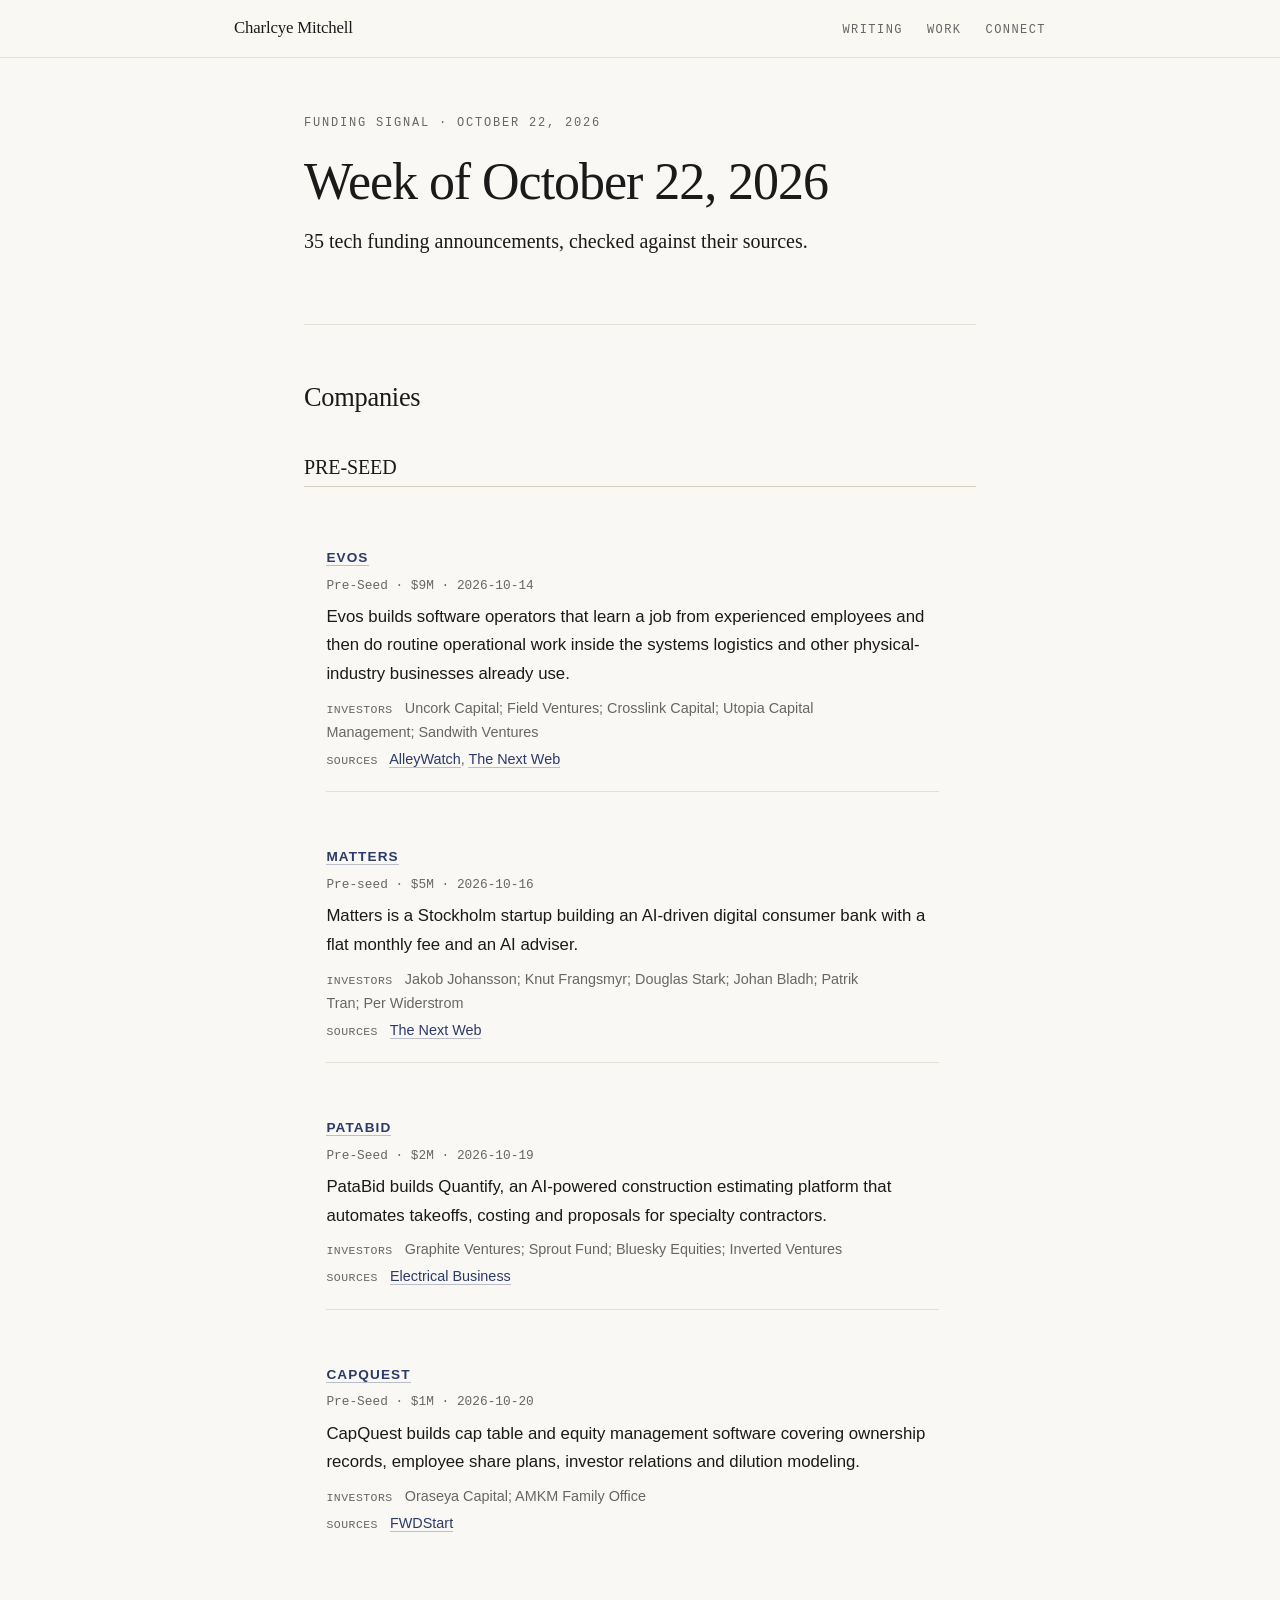
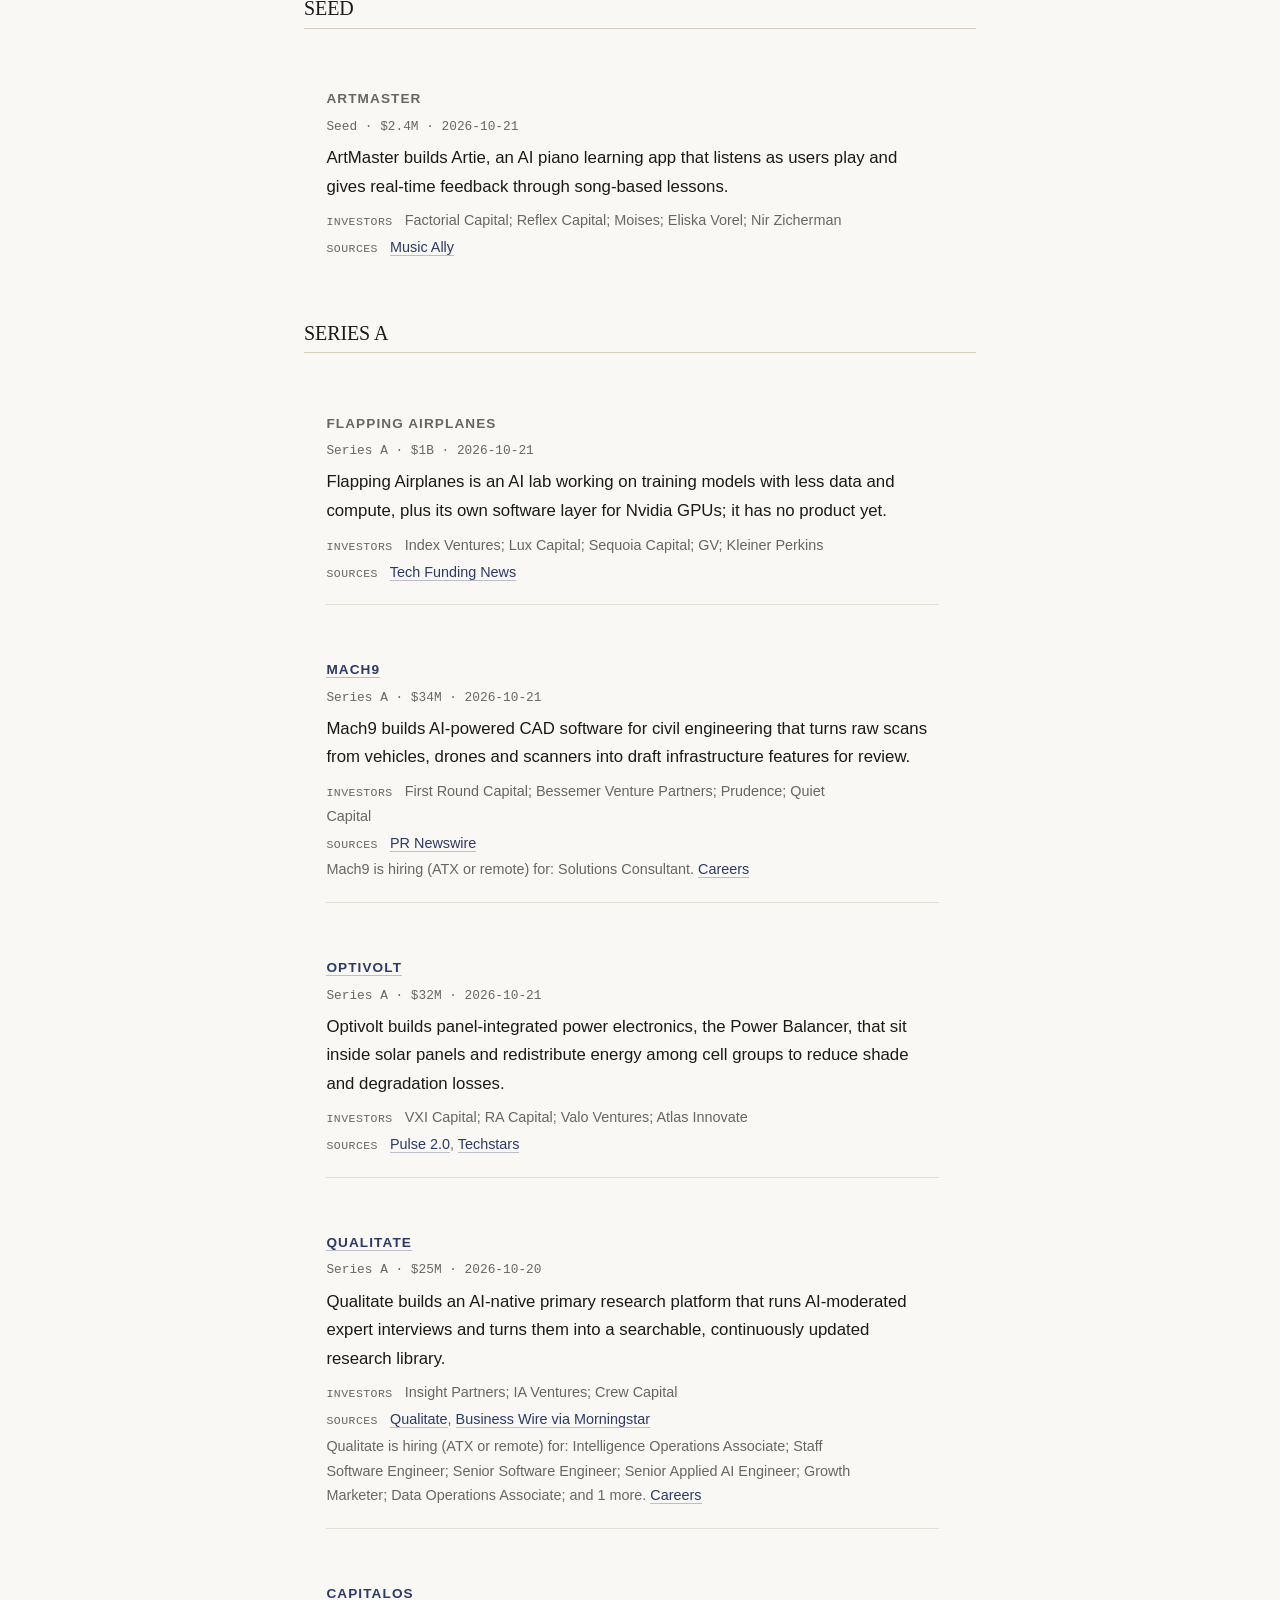
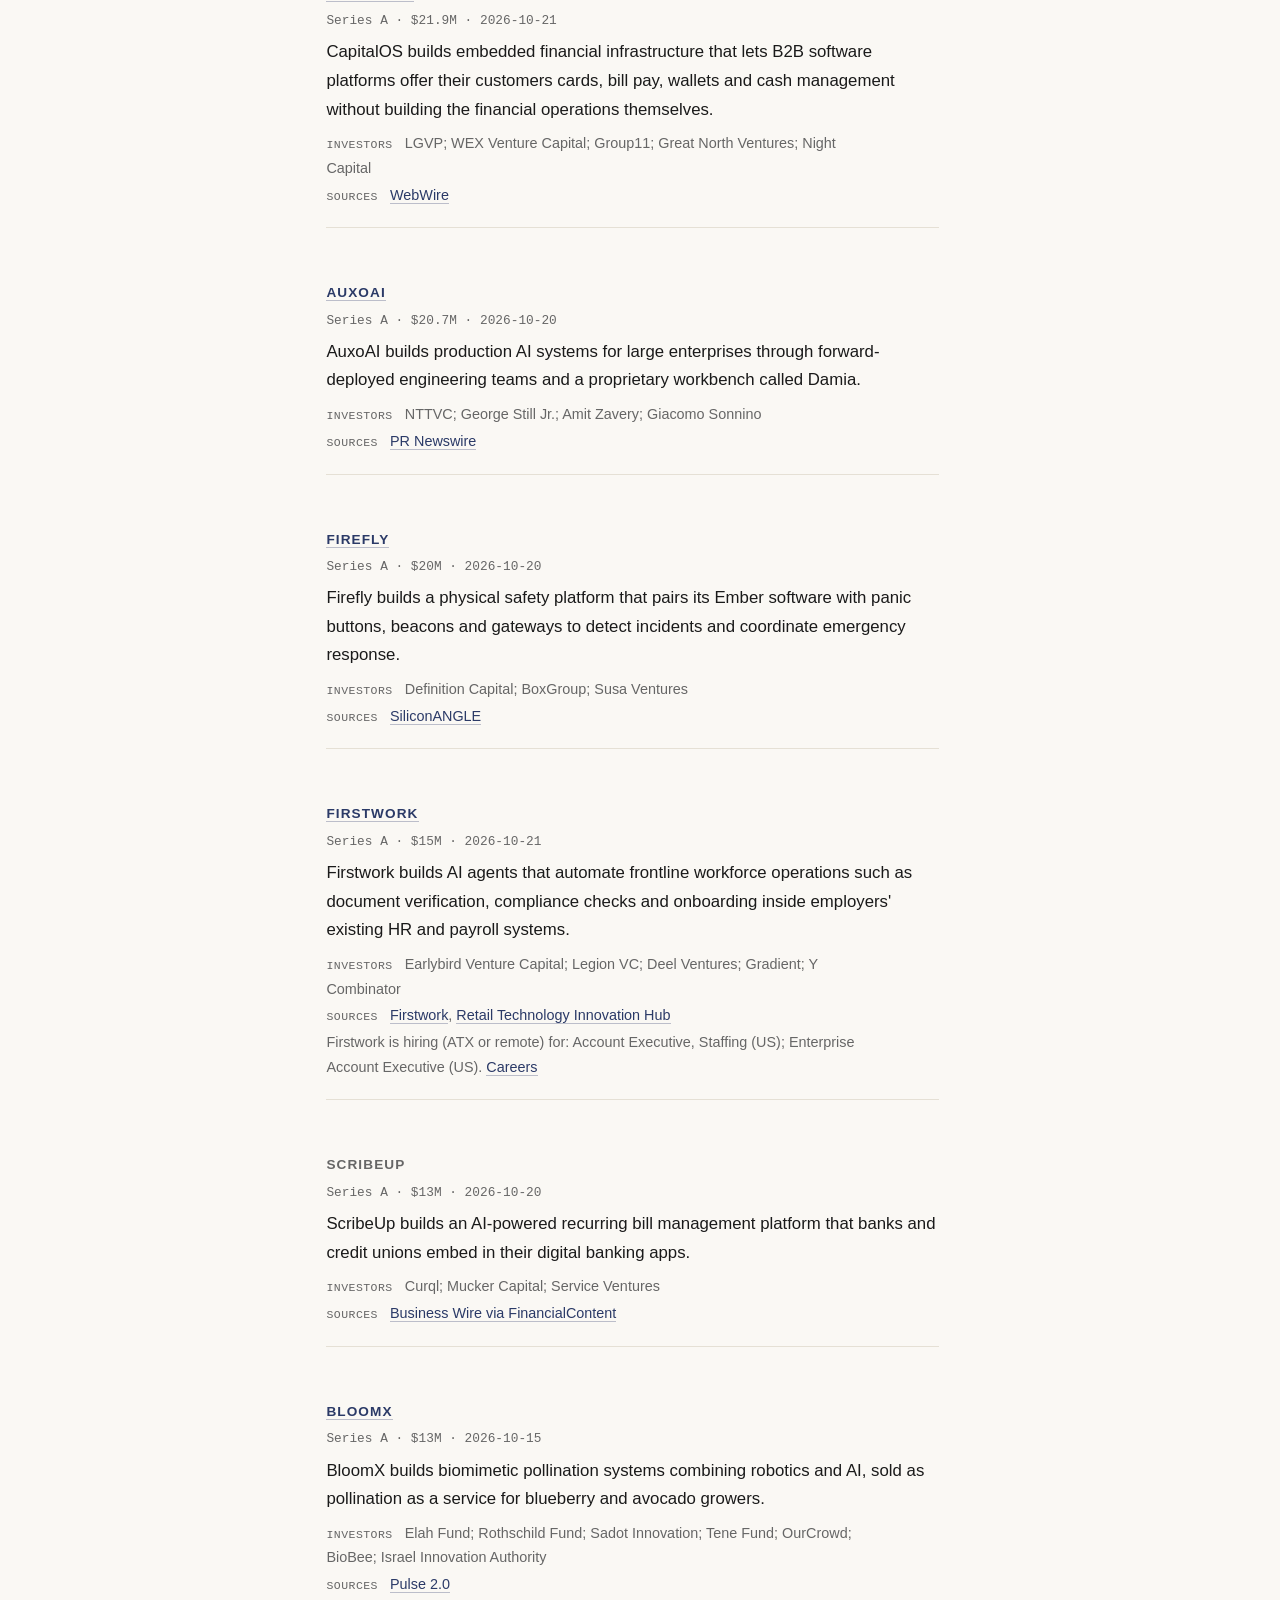
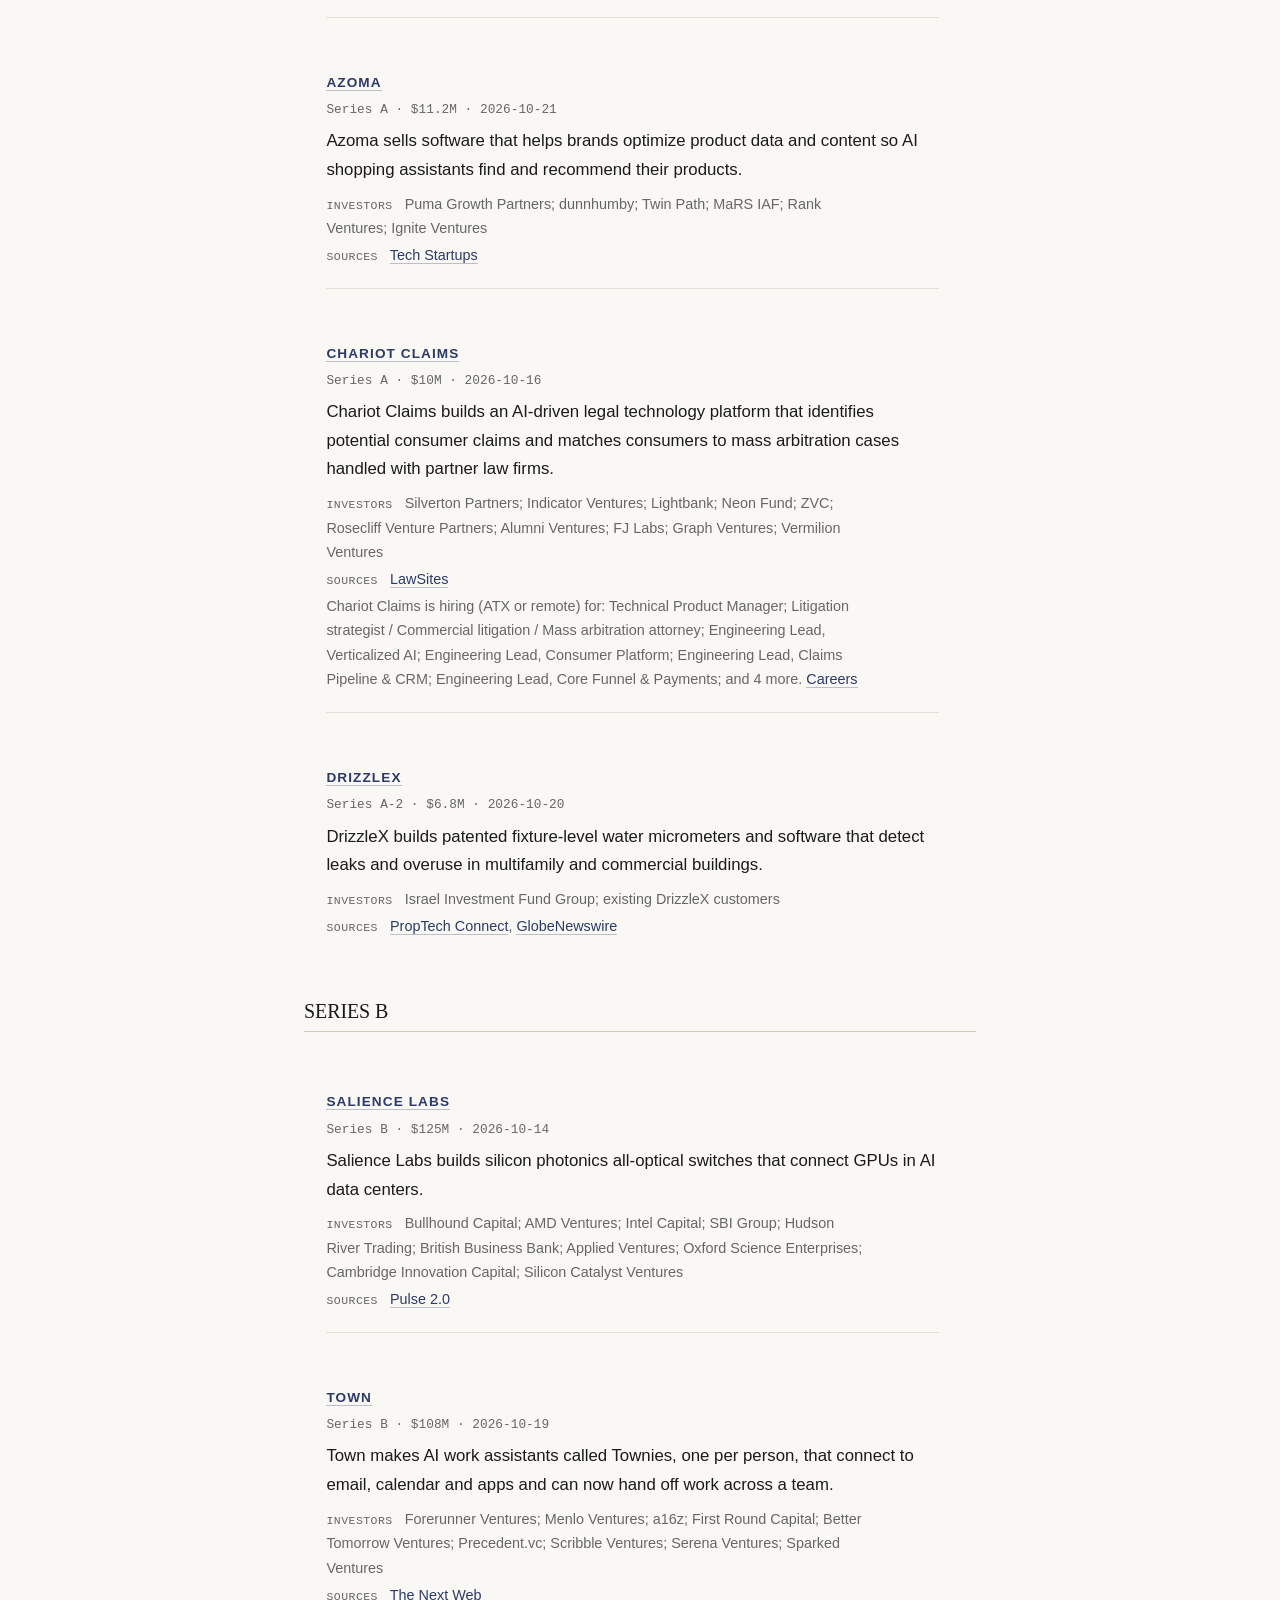
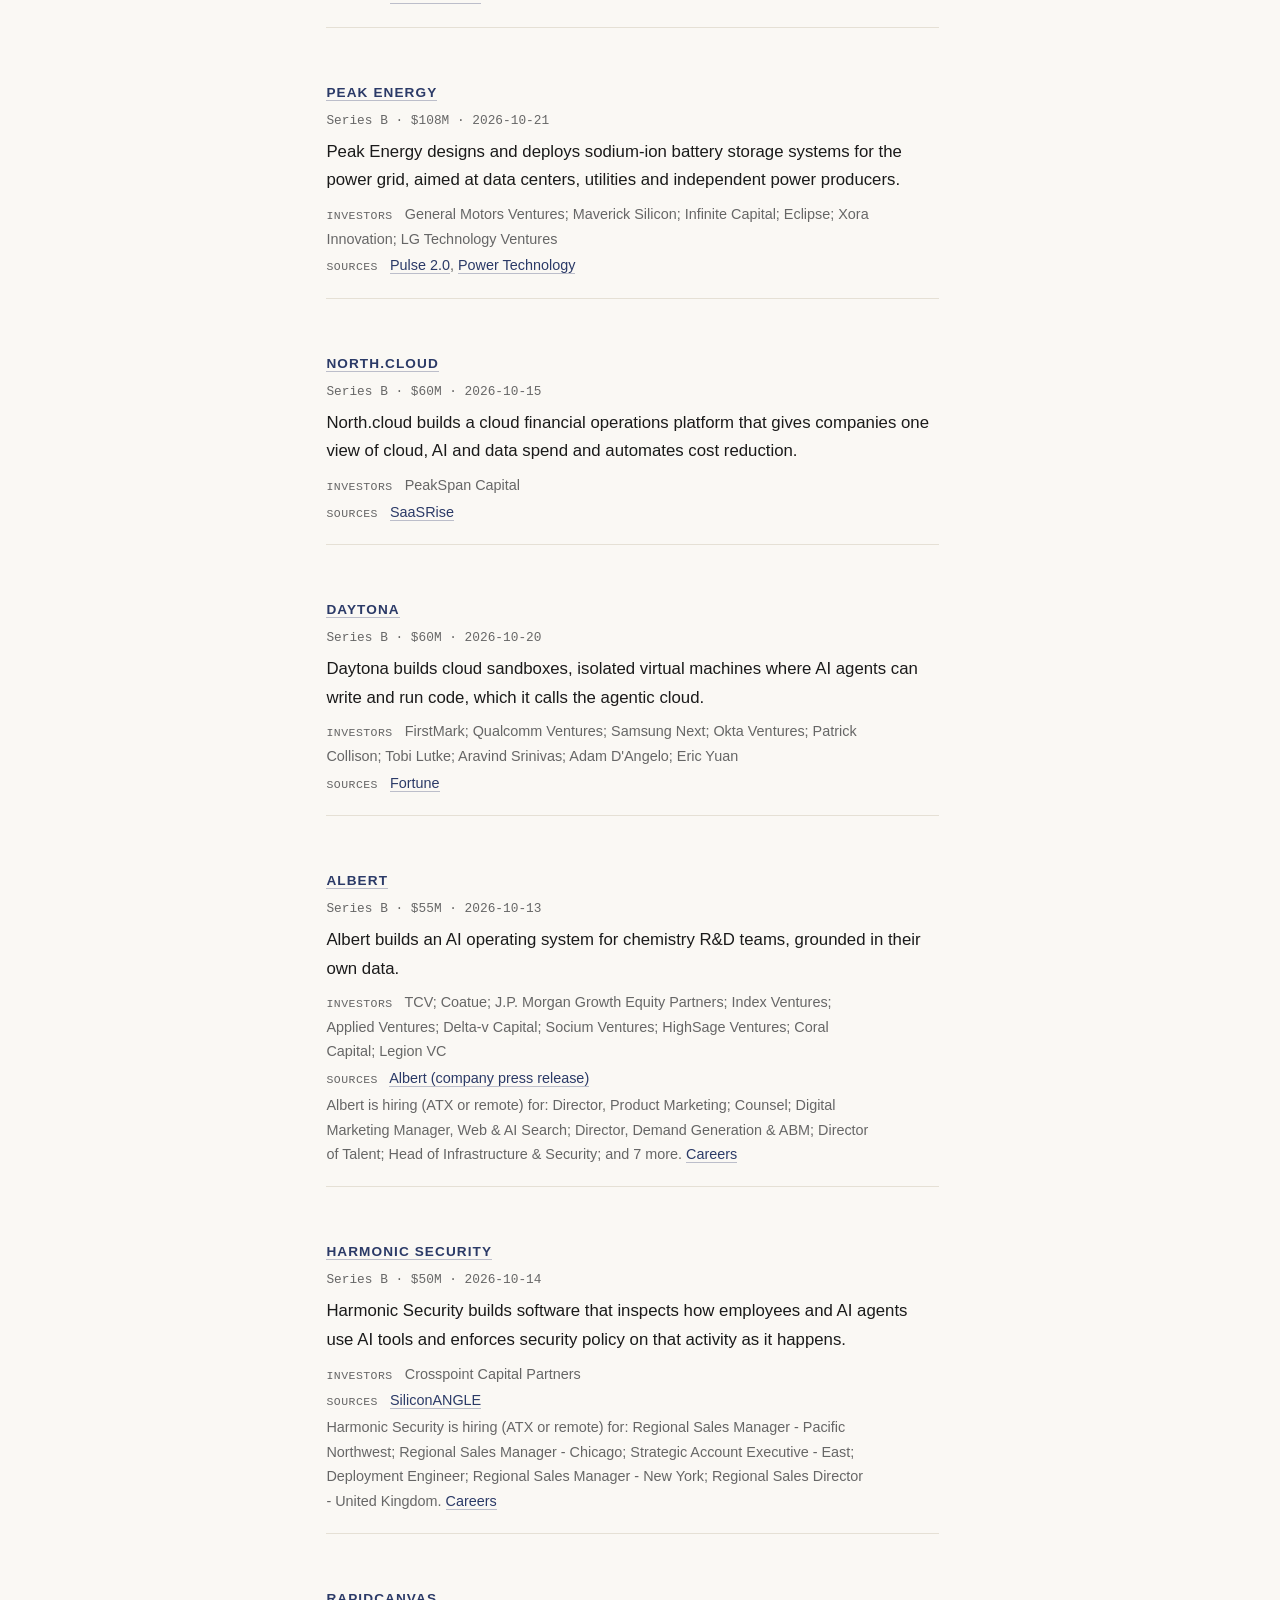
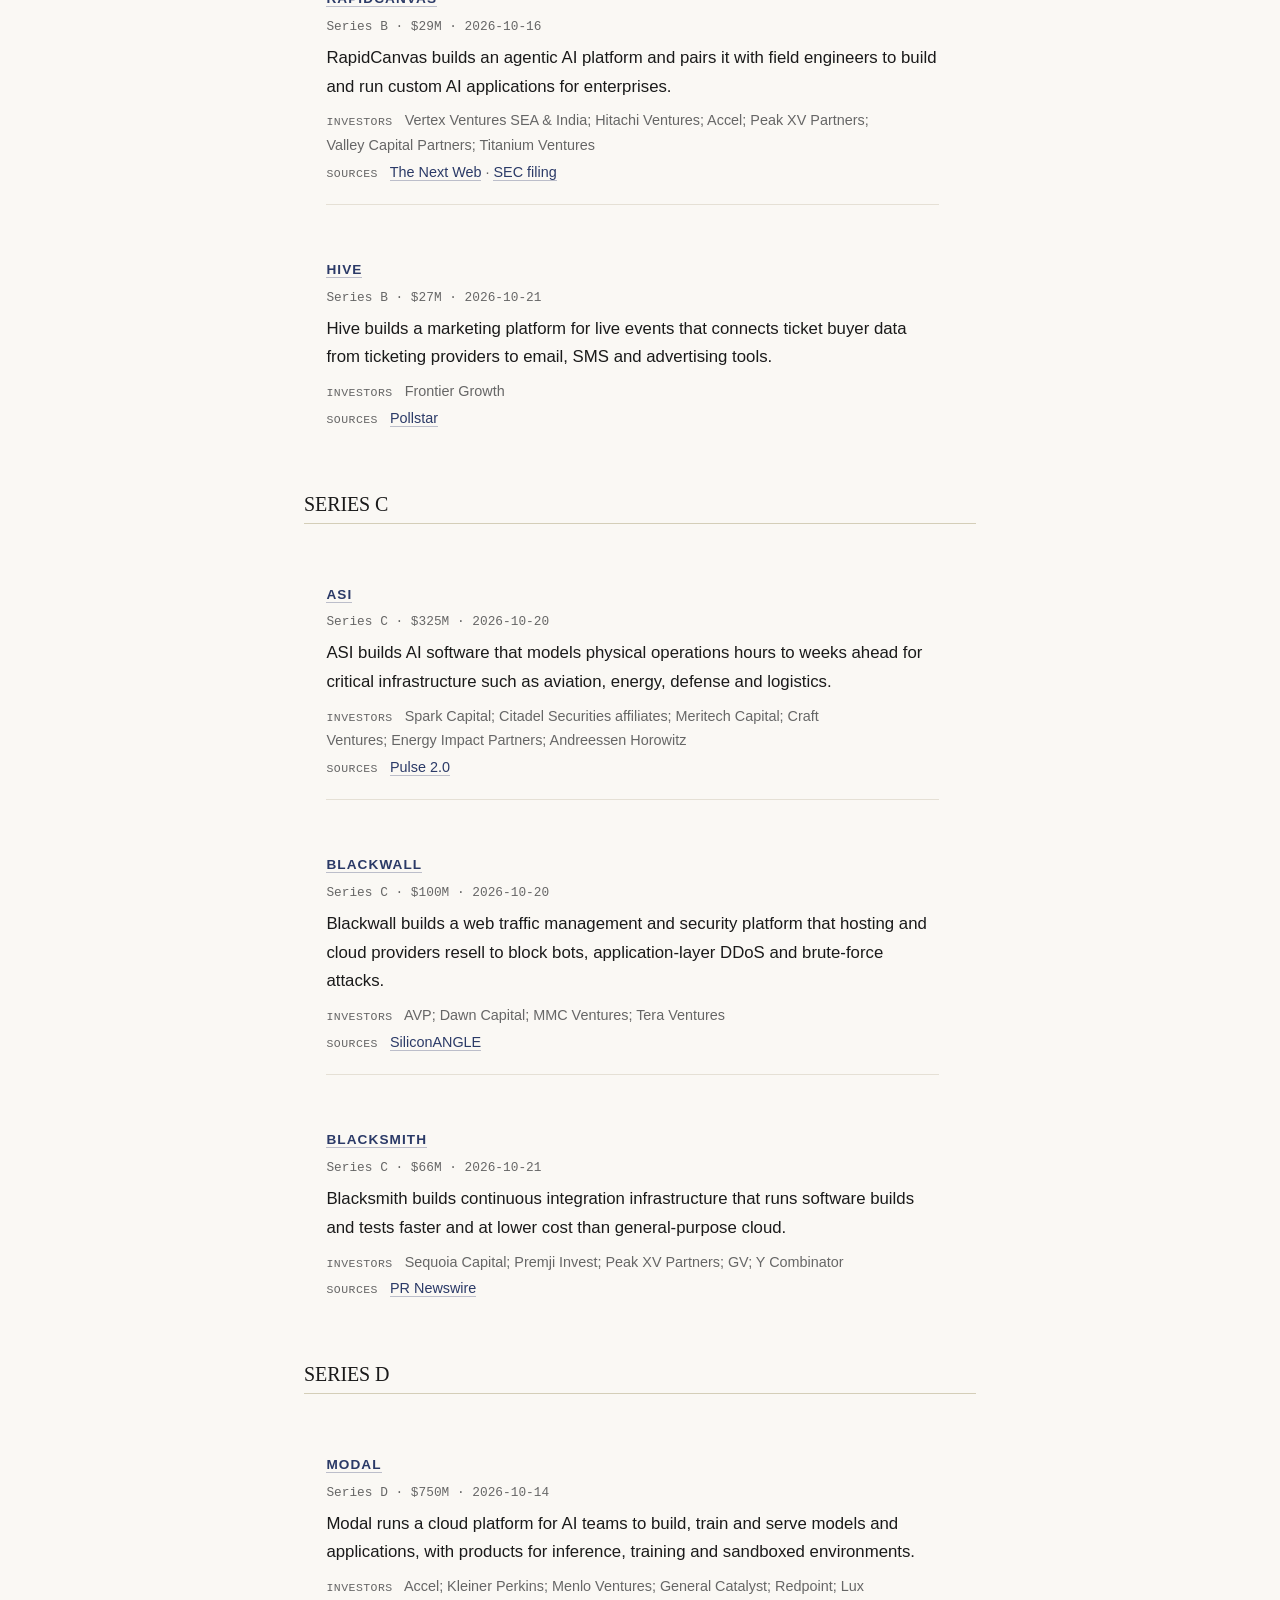
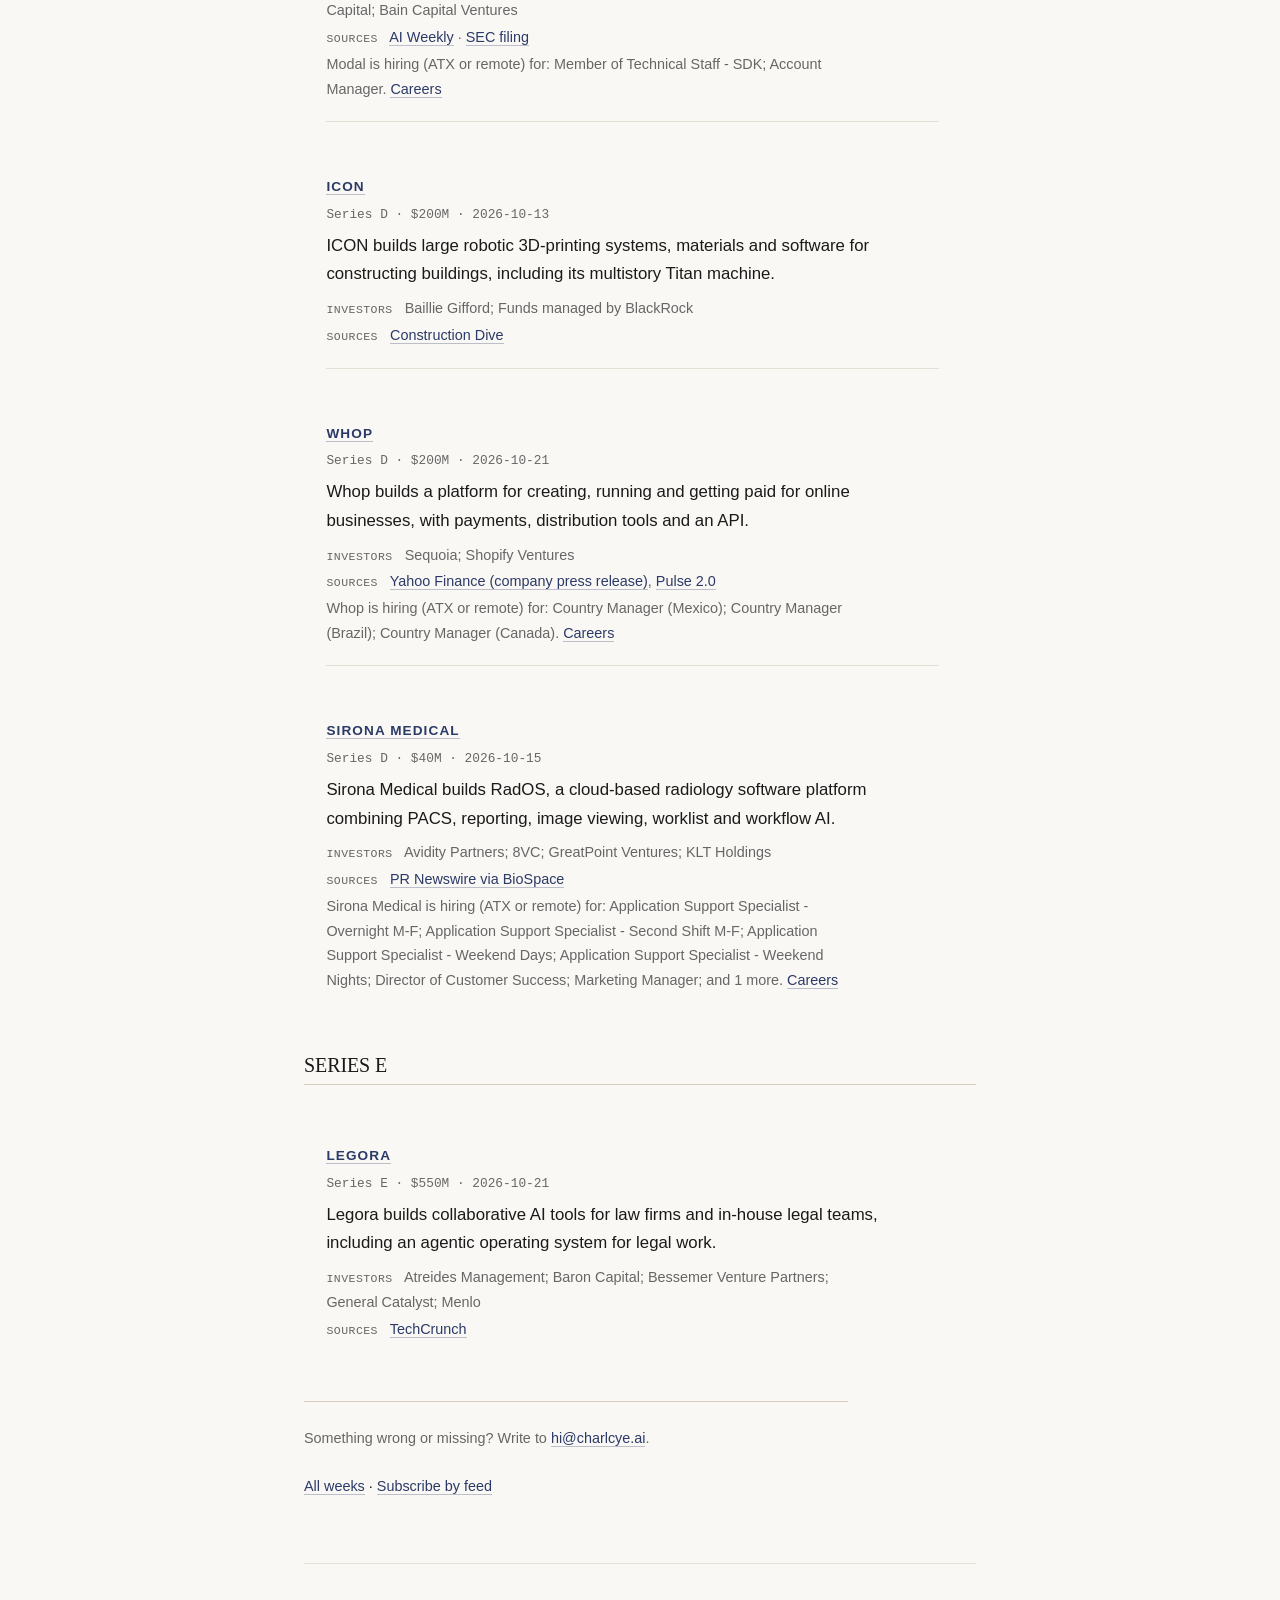
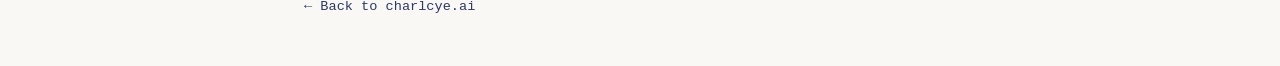
<file: funding-signal/2026-10-22/index.html>
<!DOCTYPE html>
<html lang="en">
<head>
  <meta charset="UTF-8" />
  <meta name="viewport" content="width=device-width, initial-scale=1.0" />
  <title>Funding signal, week of October 22, 2026 — Charlcye Mitchell</title>
  <meta name="description" content="35 tech funding announcements, checked against their sources." />
  <meta name="author" content="Charlcye Mitchell" />
  <link rel="canonical" href="https://charlcye.ai/funding-signal/2026-10-22/" />
  <meta property="og:type" content="website" />
  <meta property="og:title" content="Funding signal, week of October 22, 2026 — Charlcye Mitchell" />
  <meta property="og:description" content="35 tech funding announcements, checked against their sources." />
  <meta property="og:url" content="https://charlcye.ai/funding-signal/2026-10-22/" />
  <meta name="twitter:card" content="summary" />
  <meta name="twitter:title" content="Funding signal, week of October 22, 2026 — Charlcye Mitchell" />
  <meta name="twitter:description" content="35 tech funding announcements, checked against their sources." />
  <link rel="alternate" type="application/atom+xml" title="Funding signal" href="/funding-signal/feed.xml" />
  <link rel="icon" type="image/svg+xml" href="/favicon.svg" />
  <link rel="stylesheet" href="/styles.css" />
</head>
<body>

  <nav class="site-nav">
    <div class="site-nav-inner">
      <a class="site-nav-brand" href="/">Charlcye Mitchell</a>
      <ul class="site-nav-links">
        <li><a href="/#writing">Writing</a></li>
        <li><a href="/#work">Work</a></li>
        <li><a href="/#connect">Connect</a></li>
      </ul>
    </div>
  </nav>

  <main class="paper-main">
    <article class="paper">
      <header class="paper-header">
        <p class="eyebrow">FUNDING SIGNAL · OCTOBER 22, 2026</p>
        <h1>Week of October 22, 2026</h1>
        <p class="paper-subtitle">35 tech funding announcements, checked against their sources.</p>
      </header>
      <div class="paper-body fs-body">
      <section class="fs-week">
        <h2>Companies</h2>
        <h3 class="fs-stage">Pre-seed</h3>
        <ul class="fs-list">
        <li class="fs-entry">
          <h4 class="fs-company"><a href="https://getevos.ai/" rel="noopener">Evos</a></h4>
          <p class="fs-meta">Pre-Seed · $9M · 2026-10-14</p>
          <p class="fs-desc">Evos builds software operators that learn a job from experienced employees and then do routine operational work inside the systems logistics and other physical-industry businesses already use.</p>
          <p class="fs-detail"><span>Investors</span> Uncork Capital; Field Ventures; Crosslink Capital; Utopia Capital Management; Sandwith Ventures</p>
          <p class="fs-detail"><span>Sources</span> <a href="https://www.alleywatch.com/2026/10/evos-autonomous-operators-logistics-ai-agentic-operations-platform-urav-shah/" rel="noopener">AlleyWatch</a>, <a href="https://thenextweb.com/news/evos-9m-pre-seed-autonomous-operators-physical-economy" rel="noopener">The Next Web</a></p>
        </li>
        <li class="fs-entry">
          <h4 class="fs-company"><a href="https://matters.inc/" rel="noopener">Matters</a></h4>
          <p class="fs-meta">Pre-seed · $5M · 2026-10-16</p>
          <p class="fs-desc">Matters is a Stockholm startup building an AI-driven digital consumer bank with a flat monthly fee and an AI adviser.</p>
          <p class="fs-detail"><span>Investors</span> Jakob Johansson; Knut Frangsmyr; Douglas Stark; Johan Bladh; Patrik Tran; Per Widerstrom</p>
          <p class="fs-detail"><span>Sources</span> <a href="https://thenextweb.com/news/matters-ai-bank-5m-pre-seed-osterstrom" rel="noopener">The Next Web</a></p>
        </li>
        <li class="fs-entry">
          <h4 class="fs-company"><a href="https://www.patabid.com/" rel="noopener">PataBid</a></h4>
          <p class="fs-meta">Pre-Seed · $2M · 2026-10-19</p>
          <p class="fs-desc">PataBid builds Quantify, an AI-powered construction estimating platform that automates takeoffs, costing and proposals for specialty contractors.</p>
          <p class="fs-detail"><span>Investors</span> Graphite Ventures; Sprout Fund; Bluesky Equities; Inverted Ventures</p>
          <p class="fs-detail"><span>Sources</span> <a href="https://www.ebmag.com/patabid-raises-2-million-in-pre-seed-funding-for-estimating-software/" rel="noopener">Electrical Business</a></p>
        </li>
        <li class="fs-entry">
          <h4 class="fs-company"><a href="https://capquest.io/" rel="noopener">CapQuest</a></h4>
          <p class="fs-meta">Pre-Seed · $1M · 2026-10-20</p>
          <p class="fs-desc">CapQuest builds cap table and equity management software covering ownership records, employee share plans, investor relations and dilution modeling.</p>
          <p class="fs-detail"><span>Investors</span> Oraseya Capital; AMKM Family Office</p>
          <p class="fs-detail"><span>Sources</span> <a href="https://www.fwdstart.me/p/capquest-raises-1m-pre-seed-to-help-startups-manage-ownership-and-employee-equity" rel="noopener">FWDStart</a></p>
        </li>
        </ul>
        <h3 class="fs-stage">Seed</h3>
        <ul class="fs-list">
        <li class="fs-entry">
          <h4 class="fs-company">ArtMaster</h4>
          <p class="fs-meta">Seed · $2.4M · 2026-10-21</p>
          <p class="fs-desc">ArtMaster builds Artie, an AI piano learning app that listens as users play and gives real-time feedback through song-based lessons.</p>
          <p class="fs-detail"><span>Investors</span> Factorial Capital; Reflex Capital; Moises; Eliska Vorel; Nir Zicherman</p>
          <p class="fs-detail"><span>Sources</span> <a href="https://musically.com/2026/10/21/music-tech-funding-artmaster-bags-2-4m-and-chaos-raises-1m/" rel="noopener">Music Ally</a></p>
        </li>
        </ul>
        <h3 class="fs-stage">Series A</h3>
        <ul class="fs-list">
        <li class="fs-entry">
          <h4 class="fs-company">Flapping Airplanes</h4>
          <p class="fs-meta">Series A · $1B · 2026-10-21</p>
          <p class="fs-desc">Flapping Airplanes is an AI lab working on training models with less data and compute, plus its own software layer for Nvidia GPUs; it has no product yet.</p>
          <p class="fs-detail"><span>Investors</span> Index Ventures; Lux Capital; Sequoia Capital; GV; Kleiner Perkins</p>
          <p class="fs-detail"><span>Sources</span> <a href="https://techfundingnews.com/flapping-airplanes-raises-1b-at-6b-from-index-and-lux-to-make-every-ai-chip-work-harder/" rel="noopener">Tech Funding News</a></p>
        </li>
        <li class="fs-entry">
          <h4 class="fs-company"><a href="https://mach9.ai/" rel="noopener">Mach9</a></h4>
          <p class="fs-meta">Series A · $34M · 2026-10-21</p>
          <p class="fs-desc">Mach9 builds AI-powered CAD software for civil engineering that turns raw scans from vehicles, drones and scanners into draft infrastructure features for review.</p>
          <p class="fs-detail"><span>Investors</span> First Round Capital; Bessemer Venture Partners; Prudence; Quiet Capital</p>
          <p class="fs-detail"><span>Sources</span> <a href="https://www.prnewswire.com/news-releases/mach9-raises-34m-series-a-to-bring-civil-engineering-into-the-ai-era-302915153.html" rel="noopener">PR Newswire</a></p>
          <p class="fs-detail fs-hiring">Mach9 is hiring (ATX or remote) for: Solutions Consultant. <a href="https://mach9.ai/careers" rel="noopener">Careers</a></p>
        </li>
        <li class="fs-entry">
          <h4 class="fs-company"><a href="https://optivolt.com/" rel="noopener">Optivolt</a></h4>
          <p class="fs-meta">Series A · $32M · 2026-10-21</p>
          <p class="fs-desc">Optivolt builds panel-integrated power electronics, the Power Balancer, that sit inside solar panels and redistribute energy among cell groups to reduce shade and degradation losses.</p>
          <p class="fs-detail"><span>Investors</span> VXI Capital; RA Capital; Valo Ventures; Atlas Innovate</p>
          <p class="fs-detail"><span>Sources</span> <a href="https://pulse2.com/optivolt-raises-32-million-series-a-to-scale-intelligent-solar-power-electronics/" rel="noopener">Pulse 2.0</a>, <a href="https://www.techstars.com/blog/startup-spotlight/optivolt-raises-32m-series-a-to-build-the-brain-for-solar-panels" rel="noopener">Techstars</a></p>
        </li>
        <li class="fs-entry">
          <h4 class="fs-company"><a href="https://www.qualitate.io/" rel="noopener">Qualitate</a></h4>
          <p class="fs-meta">Series A · $25M · 2026-10-20</p>
          <p class="fs-desc">Qualitate builds an AI-native primary research platform that runs AI-moderated expert interviews and turns them into a searchable, continuously updated research library.</p>
          <p class="fs-detail"><span>Investors</span> Insight Partners; IA Ventures; Crew Capital</p>
          <p class="fs-detail"><span>Sources</span> <a href="https://www.qualitate.io/news/qualitate-announces-25m-series-a" rel="noopener">Qualitate</a>, <a href="https://www.morningstar.com/news/business-wire/20261020227081/qualitate-raises-25-million-series-a-led-by-insight-partners-to-scale-the-first-continuous-intelligence-system-for-primary-research" rel="noopener">Business Wire via Morningstar</a></p>
          <p class="fs-detail fs-hiring">Qualitate is hiring (ATX or remote) for: Intelligence Operations Associate; Staff Software Engineer; Senior Software Engineer; Senior Applied AI Engineer; Growth Marketer; Data Operations Associate; and 1 more. <a href="https://www.qualitate.io/careers" rel="noopener">Careers</a></p>
        </li>
        <li class="fs-entry">
          <h4 class="fs-company"><a href="https://capitalos.com/" rel="noopener">CapitalOS</a></h4>
          <p class="fs-meta">Series A · $21.9M · 2026-10-21</p>
          <p class="fs-desc">CapitalOS builds embedded financial infrastructure that lets B2B software platforms offer their customers cards, bill pay, wallets and cash management without building the financial operations themselves.</p>
          <p class="fs-detail"><span>Investors</span> LGVP; WEX Venture Capital; Group11; Great North Ventures; Night Capital</p>
          <p class="fs-detail"><span>Sources</span> <a href="https://www.webwire.com/ViewPressRel.asp?SESSIONID=&amp;aId=363116" rel="noopener">WebWire</a></p>
        </li>
        <li class="fs-entry">
          <h4 class="fs-company"><a href="https://www.auxoai.com/" rel="noopener">AuxoAI</a></h4>
          <p class="fs-meta">Series A · $20.7M · 2026-10-20</p>
          <p class="fs-desc">AuxoAI builds production AI systems for large enterprises through forward-deployed engineering teams and a proprietary workbench called Damia.</p>
          <p class="fs-detail"><span>Investors</span> NTTVC; George Still Jr.; Amit Zavery; Giacomo Sonnino</p>
          <p class="fs-detail"><span>Sources</span> <a href="https://www.prnewswire.com/news-releases/auxoai-raises-20-7m-series-a-to-build-the-forward-deployed-ai-company-302913552.html" rel="noopener">PR Newswire</a></p>
        </li>
        <li class="fs-entry">
          <h4 class="fs-company"><a href="https://firefly.co/" rel="noopener">Firefly</a></h4>
          <p class="fs-meta">Series A · $20M · 2026-10-20</p>
          <p class="fs-desc">Firefly builds a physical safety platform that pairs its Ember software with panic buttons, beacons and gateways to detect incidents and coordinate emergency response.</p>
          <p class="fs-detail"><span>Investors</span> Definition Capital; BoxGroup; Susa Ventures</p>
          <p class="fs-detail"><span>Sources</span> <a href="https://siliconangle.com/2026/10/20/ai-startup-firefly-secures-20m-to-make-the-physical-world-a-safer-place/" rel="noopener">SiliconANGLE</a></p>
        </li>
        <li class="fs-entry">
          <h4 class="fs-company"><a href="https://www.firstwork.com/" rel="noopener">Firstwork</a></h4>
          <p class="fs-meta">Series A · $15M · 2026-10-21</p>
          <p class="fs-desc">Firstwork builds AI agents that automate frontline workforce operations such as document verification, compliance checks and onboarding inside employers&#x27; existing HR and payroll systems.</p>
          <p class="fs-detail"><span>Investors</span> Earlybird Venture Capital; Legion VC; Deel Ventures; Gradient; Y Combinator</p>
          <p class="fs-detail"><span>Sources</span> <a href="https://www.firstwork.com/post/firstwork-raises-15m-series-a-to-scale-applied-ai-for-frontline-workforce-operations" rel="noopener">Firstwork</a>, <a href="https://retailtechinnovationhub.com/home/2026/10/22/firstwork-secures-15-million-series-a-as-startup-looks-to-scale-applied-ai-for-frontline-workforce-ops" rel="noopener">Retail Technology Innovation Hub</a></p>
          <p class="fs-detail fs-hiring">Firstwork is hiring (ATX or remote) for: Account Executive, Staffing (US); Enterprise Account Executive (US). <a href="https://www.firstwork.com/careers" rel="noopener">Careers</a></p>
        </li>
        <li class="fs-entry">
          <h4 class="fs-company">ScribeUp</h4>
          <p class="fs-meta">Series A · $13M · 2026-10-20</p>
          <p class="fs-desc">ScribeUp builds an AI-powered recurring bill management platform that banks and credit unions embed in their digital banking apps.</p>
          <p class="fs-detail"><span>Investors</span> Curql; Mucker Capital; Service Ventures</p>
          <p class="fs-detail"><span>Sources</span> <a href="https://www.financialcontent.com/article/bizwire-2026-10-20-scribeup-raises-13-million-series-a-to-bring-modern-bill-management-solutions-to-financial-institutions" rel="noopener">Business Wire via FinancialContent</a></p>
        </li>
        <li class="fs-entry">
          <h4 class="fs-company"><a href="https://bloomx.ag/" rel="noopener">BloomX</a></h4>
          <p class="fs-meta">Series A · $13M · 2026-10-15</p>
          <p class="fs-desc">BloomX builds biomimetic pollination systems combining robotics and AI, sold as pollination as a service for blueberry and avocado growers.</p>
          <p class="fs-detail"><span>Investors</span> Elah Fund; Rothschild Fund; Sadot Innovation; Tene Fund; OurCrowd; BioBee; Israel Innovation Authority</p>
          <p class="fs-detail"><span>Sources</span> <a href="https://pulse2.com/bloomx-raises-13-million-series-a/" rel="noopener">Pulse 2.0</a></p>
        </li>
        <li class="fs-entry">
          <h4 class="fs-company"><a href="https://www.azoma.ai/" rel="noopener">Azoma</a></h4>
          <p class="fs-meta">Series A · $11.2M · 2026-10-21</p>
          <p class="fs-desc">Azoma sells software that helps brands optimize product data and content so AI shopping assistants find and recommend their products.</p>
          <p class="fs-detail"><span>Investors</span> Puma Growth Partners; dunnhumby; Twin Path; MaRS IAF; Rank Ventures; Ignite Ventures</p>
          <p class="fs-detail"><span>Sources</span> <a href="https://techstartups.com/2026/10/21/azoma-raises-11-2m-to-help-brands-get-discovered-and-recommended-by-ai-shopping-agents/" rel="noopener">Tech Startups</a></p>
        </li>
        <li class="fs-entry">
          <h4 class="fs-company"><a href="https://www.chariotclaims.com/" rel="noopener">Chariot Claims</a></h4>
          <p class="fs-meta">Series A · $10M · 2026-10-16</p>
          <p class="fs-desc">Chariot Claims builds an AI-driven legal technology platform that identifies potential consumer claims and matches consumers to mass arbitration cases handled with partner law firms.</p>
          <p class="fs-detail"><span>Investors</span> Silverton Partners; Indicator Ventures; Lightbank; Neon Fund; ZVC; Rosecliff Venture Partners; Alumni Ventures; FJ Labs; Graph Ventures; Vermilion Ventures</p>
          <p class="fs-detail"><span>Sources</span> <a href="https://www.lawnext.com/2026/10/chariot-claims-raises-10m-series-a-to-fuel-mass-consumer-arbitrations.html" rel="noopener">LawSites</a></p>
          <p class="fs-detail fs-hiring">Chariot Claims is hiring (ATX or remote) for: Technical Product Manager; Litigation strategist / Commercial litigation / Mass arbitration attorney; Engineering Lead, Verticalized AI; Engineering Lead, Consumer Platform; Engineering Lead, Claims Pipeline &amp; CRM; Engineering Lead, Core Funnel &amp; Payments; and 4 more. <a href="https://jobs.ashbyhq.com/chariotclaims" rel="noopener">Careers</a></p>
        </li>
        <li class="fs-entry">
          <h4 class="fs-company"><a href="https://drizzlex.com/" rel="noopener">DrizzleX</a></h4>
          <p class="fs-meta">Series A-2 · $6.8M · 2026-10-20</p>
          <p class="fs-desc">DrizzleX builds patented fixture-level water micrometers and software that detect leaks and overuse in multifamily and commercial buildings.</p>
          <p class="fs-detail"><span>Investors</span> Israel Investment Fund Group; existing DrizzleX customers</p>
          <p class="fs-detail"><span>Sources</span> <a href="https://proptechconnect.com/drizzlex-raises-68-million-series-a-2-to-expand-water-management-platform" rel="noopener">PropTech Connect</a>, <a href="https://www.globenewswire.com/news-release/2026/10/20/3384536/0/en/the-owners-who-used-it-first-just-funded-it-drizzlex-raises-6-8-million-to-turn-wasted-water-into-increased-noi.html" rel="noopener">GlobeNewswire</a></p>
        </li>
        </ul>
        <h3 class="fs-stage">Series B</h3>
        <ul class="fs-list">
        <li class="fs-entry">
          <h4 class="fs-company"><a href="https://www.saliencelabs.ai/" rel="noopener">Salience Labs</a></h4>
          <p class="fs-meta">Series B · $125M · 2026-10-14</p>
          <p class="fs-desc">Salience Labs builds silicon photonics all-optical switches that connect GPUs in AI data centers.</p>
          <p class="fs-detail"><span>Investors</span> Bullhound Capital; AMD Ventures; Intel Capital; SBI Group; Hudson River Trading; British Business Bank; Applied Ventures; Oxford Science Enterprises; Cambridge Innovation Capital; Silicon Catalyst Ventures</p>
          <p class="fs-detail"><span>Sources</span> <a href="https://pulse2.com/salience-labs-raises-125-million-series-b-led-by-bullhound-capital-for-ai-data-center-photonic-networking-chips/" rel="noopener">Pulse 2.0</a></p>
        </li>
        <li class="fs-entry">
          <h4 class="fs-company"><a href="https://www.town.com/" rel="noopener">Town</a></h4>
          <p class="fs-meta">Series B · $108M · 2026-10-19</p>
          <p class="fs-desc">Town makes AI work assistants called Townies, one per person, that connect to email, calendar and apps and can now hand off work across a team.</p>
          <p class="fs-detail"><span>Investors</span> Forerunner Ventures; Menlo Ventures; a16z; First Round Capital; Better Tomorrow Ventures; Precedent.vc; Scribble Ventures; Serena Ventures; Sparked Ventures</p>
          <p class="fs-detail"><span>Sources</span> <a href="https://thenextweb.com/news/town-108m-series-b-1b-valuation-ai-assistants" rel="noopener">The Next Web</a></p>
        </li>
        <li class="fs-entry">
          <h4 class="fs-company"><a href="https://peakenergy.com/" rel="noopener">Peak Energy</a></h4>
          <p class="fs-meta">Series B · $108M · 2026-10-21</p>
          <p class="fs-desc">Peak Energy designs and deploys sodium-ion battery storage systems for the power grid, aimed at data centers, utilities and independent power producers.</p>
          <p class="fs-detail"><span>Investors</span> General Motors Ventures; Maverick Silicon; Infinite Capital; Eclipse; Xora Innovation; LG Technology Ventures</p>
          <p class="fs-detail"><span>Sources</span> <a href="https://pulse2.com/peak-energy-raises-108-million-series-b-to-scale-sodium-ion-storage-and-u-s-manufacturing/" rel="noopener">Pulse 2.0</a>, <a href="https://www.power-technology.com/news/peak-energy-secures-108m-series-b/" rel="noopener">Power Technology</a></p>
        </li>
        <li class="fs-entry">
          <h4 class="fs-company"><a href="https://north.cloud/" rel="noopener">North.cloud</a></h4>
          <p class="fs-meta">Series B · $60M · 2026-10-15</p>
          <p class="fs-desc">North.cloud builds a cloud financial operations platform that gives companies one view of cloud, AI and data spend and automates cost reduction.</p>
          <p class="fs-detail"><span>Investors</span> PeakSpan Capital</p>
          <p class="fs-detail"><span>Sources</span> <a href="https://www.saasrise.com/news/northcloud-secures-60-million-series-b-to-scale-cloudspend-management-platform-846fb994-26d6-44a4-9bc3-b8021e4110ec" rel="noopener">SaaSRise</a></p>
        </li>
        <li class="fs-entry">
          <h4 class="fs-company"><a href="https://www.daytona.io/" rel="noopener">Daytona</a></h4>
          <p class="fs-meta">Series B · $60M · 2026-10-20</p>
          <p class="fs-desc">Daytona builds cloud sandboxes, isolated virtual machines where AI agents can write and run code, which it calls the agentic cloud.</p>
          <p class="fs-detail"><span>Investors</span> FirstMark; Qualcomm Ventures; Samsung Next; Okta Ventures; Patrick Collison; Tobi Lutke; Aravind Srinivas; Adam D&#x27;Angelo; Eric Yuan</p>
          <p class="fs-detail"><span>Sources</span> <a href="https://fortune.com/2026/10/20/daytona-startup-building-the-agentic-cloud-valued-at-1-billion-in-latest-funding-round/" rel="noopener">Fortune</a></p>
        </li>
        <li class="fs-entry">
          <h4 class="fs-company"><a href="https://www.albertinvent.com/" rel="noopener">Albert</a></h4>
          <p class="fs-meta">Series B · $55M · 2026-10-13</p>
          <p class="fs-desc">Albert builds an AI operating system for chemistry R&amp;D teams, grounded in their own data.</p>
          <p class="fs-detail"><span>Investors</span> TCV; Coatue; J.P. Morgan Growth Equity Partners; Index Ventures; Applied Ventures; Delta-v Capital; Socium Ventures; HighSage Ventures; Coral Capital; Legion VC</p>
          <p class="fs-detail"><span>Sources</span> <a href="https://www.albertinvent.com/press-release-post/albert-raises-55m-series-b-to-scale-the-first-chemistry-native-ai" rel="noopener">Albert (company press release)</a></p>
          <p class="fs-detail fs-hiring">Albert is hiring (ATX or remote) for: Director, Product Marketing; Counsel; Digital Marketing Manager, Web &amp; AI Search; Director, Demand Generation &amp; ABM; Director of Talent; Head of Infrastructure &amp; Security; and 7 more. <a href="https://www.albertinvent.com/careers" rel="noopener">Careers</a></p>
        </li>
        <li class="fs-entry">
          <h4 class="fs-company"><a href="https://www.harmonic.security/" rel="noopener">Harmonic Security</a></h4>
          <p class="fs-meta">Series B · $50M · 2026-10-14</p>
          <p class="fs-desc">Harmonic Security builds software that inspects how employees and AI agents use AI tools and enforces security policy on that activity as it happens.</p>
          <p class="fs-detail"><span>Investors</span> Crosspoint Capital Partners</p>
          <p class="fs-detail"><span>Sources</span> <a href="https://siliconangle.com/2026/10/14/harmonic-security-raises-50m-to-govern-how-employees-use-ai-tools/" rel="noopener">SiliconANGLE</a></p>
          <p class="fs-detail fs-hiring">Harmonic Security is hiring (ATX or remote) for: Regional Sales Manager - Pacific Northwest; Regional Sales Manager - Chicago; Strategic Account Executive - East; Deployment Engineer; Regional Sales Manager - New York; Regional Sales Director - United Kingdom. <a href="https://www.harmonic.security/company/careers" rel="noopener">Careers</a></p>
        </li>
        <li class="fs-entry">
          <h4 class="fs-company"><a href="https://www.rapidcanvas.ai/" rel="noopener">RapidCanvas</a></h4>
          <p class="fs-meta">Series B · $29M · 2026-10-16</p>
          <p class="fs-desc">RapidCanvas builds an agentic AI platform and pairs it with field engineers to build and run custom AI applications for enterprises.</p>
          <p class="fs-detail"><span>Investors</span> Vertex Ventures SEA &amp; India; Hitachi Ventures; Accel; Peak XV Partners; Valley Capital Partners; Titanium Ventures</p>
          <p class="fs-detail"><span>Sources</span> <a href="https://thenextweb.com/news/rapidcanvas-29m-series-b-enterprise-ai" rel="noopener">The Next Web</a> · <a href="https://www.sec.gov/Archives/edgar/data/2052031/000205203126000006/0002052031-26-000006-index.htm" rel="noopener">SEC filing</a></p>
        </li>
        <li class="fs-entry">
          <h4 class="fs-company"><a href="https://www.hive.co/" rel="noopener">Hive</a></h4>
          <p class="fs-meta">Series B · $27M · 2026-10-21</p>
          <p class="fs-desc">Hive builds a marketing platform for live events that connects ticket buyer data from ticketing providers to email, SMS and advertising tools.</p>
          <p class="fs-detail"><span>Investors</span> Frontier Growth</p>
          <p class="fs-detail"><span>Sources</span> <a href="https://news.pollstar.com/2026/10/21/live-events-marketing-platform-hive-scores-27m-in-series-b-funding/" rel="noopener">Pollstar</a></p>
        </li>
        </ul>
        <h3 class="fs-stage">Series C</h3>
        <ul class="fs-list">
        <li class="fs-entry">
          <h4 class="fs-company"><a href="https://www.airspace-intelligence.com/" rel="noopener">ASI</a></h4>
          <p class="fs-meta">Series C · $325M · 2026-10-20</p>
          <p class="fs-desc">ASI builds AI software that models physical operations hours to weeks ahead for critical infrastructure such as aviation, energy, defense and logistics.</p>
          <p class="fs-detail"><span>Investors</span> Spark Capital; Citadel Securities affiliates; Meritech Capital; Craft Ventures; Energy Impact Partners; Andreessen Horowitz</p>
          <p class="fs-detail"><span>Sources</span> <a href="https://pulse2.com/asi-raises-325-million-series-c-at-3-billion-valuation-for-critical-infrastructure-ai/" rel="noopener">Pulse 2.0</a></p>
        </li>
        <li class="fs-entry">
          <h4 class="fs-company"><a href="https://blackwall.com/" rel="noopener">Blackwall</a></h4>
          <p class="fs-meta">Series C · $100M · 2026-10-20</p>
          <p class="fs-desc">Blackwall builds a web traffic management and security platform that hosting and cloud providers resell to block bots, application-layer DDoS and brute-force attacks.</p>
          <p class="fs-detail"><span>Investors</span> AVP; Dawn Capital; MMC Ventures; Tera Ventures</p>
          <p class="fs-detail"><span>Sources</span> <a href="https://siliconangle.com/2026/10/20/blackwall-raises-100m-at-2-2b-valuation-to-scale-its-web-traffic-optimization-and-management-platform/" rel="noopener">SiliconANGLE</a></p>
        </li>
        <li class="fs-entry">
          <h4 class="fs-company"><a href="https://www.blacksmith.sh/" rel="noopener">Blacksmith</a></h4>
          <p class="fs-meta">Series C · $66M · 2026-10-21</p>
          <p class="fs-desc">Blacksmith builds continuous integration infrastructure that runs software builds and tests faster and at lower cost than general-purpose cloud.</p>
          <p class="fs-detail"><span>Investors</span> Sequoia Capital; Premji Invest; Peak XV Partners; GV; Y Combinator</p>
          <p class="fs-detail"><span>Sources</span> <a href="https://www.prnewswire.com/news-releases/blacksmith-raises-sequoia-led-series-c-at-1-billion-valuation-to-scale-code-validation-302915140.html" rel="noopener">PR Newswire</a></p>
        </li>
        </ul>
        <h3 class="fs-stage">Series D</h3>
        <ul class="fs-list">
        <li class="fs-entry">
          <h4 class="fs-company"><a href="https://modal.com/" rel="noopener">Modal</a></h4>
          <p class="fs-meta">Series D · $750M · 2026-10-14</p>
          <p class="fs-desc">Modal runs a cloud platform for AI teams to build, train and serve models and applications, with products for inference, training and sandboxed environments.</p>
          <p class="fs-detail"><span>Investors</span> Accel; Kleiner Perkins; Menlo Ventures; General Catalyst; Redpoint; Lux Capital; Bain Capital Ventures</p>
          <p class="fs-detail"><span>Sources</span> <a href="https://aiweekly.co/alerts/modal-closes-750m-series-d-led-by-accel-at-1575b-valuation-crosses-1b-arr" rel="noopener">AI Weekly</a> · <a href="https://www.sec.gov/Archives/edgar/data/2088132/000208813226000004/0002088132-26-000004-index.htm" rel="noopener">SEC filing</a></p>
          <p class="fs-detail fs-hiring">Modal is hiring (ATX or remote) for: Member of Technical Staff - SDK; Account Manager. <a href="https://modal.com/careers" rel="noopener">Careers</a></p>
        </li>
        <li class="fs-entry">
          <h4 class="fs-company"><a href="https://www.iconbuild.com/" rel="noopener">ICON</a></h4>
          <p class="fs-meta">Series D · $200M · 2026-10-13</p>
          <p class="fs-desc">ICON builds large robotic 3D-printing systems, materials and software for constructing buildings, including its multistory Titan machine.</p>
          <p class="fs-detail"><span>Investors</span> Baillie Gifford; Funds managed by BlackRock</p>
          <p class="fs-detail"><span>Sources</span> <a href="https://www.constructiondive.com/news/3d-printing-giant-icon-raises-funding/833001/" rel="noopener">Construction Dive</a></p>
        </li>
        <li class="fs-entry">
          <h4 class="fs-company"><a href="https://whop.com/" rel="noopener">Whop</a></h4>
          <p class="fs-meta">Series D · $200M · 2026-10-21</p>
          <p class="fs-desc">Whop builds a platform for creating, running and getting paid for online businesses, with payments, distribution tools and an API.</p>
          <p class="fs-detail"><span>Investors</span> Sequoia; Shopify Ventures</p>
          <p class="fs-detail"><span>Sources</span> <a href="https://finance.yahoo.com/technology/articles/whop-announces-funding-round-5-162500068.html" rel="noopener">Yahoo Finance (company press release)</a>, <a href="https://pulse2.com/whop-raises-200-million-series-d-at-5-1-billion-valuation-to-expand-internet-business-platform/" rel="noopener">Pulse 2.0</a></p>
          <p class="fs-detail fs-hiring">Whop is hiring (ATX or remote) for: Country Manager (Mexico); Country Manager (Brazil); Country Manager (Canada). <a href="https://whop.com/careers" rel="noopener">Careers</a></p>
        </li>
        <li class="fs-entry">
          <h4 class="fs-company"><a href="https://sironamedical.com/" rel="noopener">Sirona Medical</a></h4>
          <p class="fs-meta">Series D · $40M · 2026-10-15</p>
          <p class="fs-desc">Sirona Medical builds RadOS, a cloud-based radiology software platform combining PACS, reporting, image viewing, worklist and workflow AI.</p>
          <p class="fs-detail"><span>Investors</span> Avidity Partners; 8VC; GreatPoint Ventures; KLT Holdings</p>
          <p class="fs-detail"><span>Sources</span> <a href="https://www.biospace.com/press-releases/sirona-medical-raises-40m-series-d-as-platform-usage-triples" rel="noopener">PR Newswire via BioSpace</a></p>
          <p class="fs-detail fs-hiring">Sirona Medical is hiring (ATX or remote) for: Application Support Specialist - Overnight M-F; Application Support Specialist - Second Shift M-F; Application Support Specialist - Weekend Days; Application Support Specialist - Weekend Nights; Director of Customer Success; Marketing Manager; and 1 more. <a href="https://sironamedical.com/careers" rel="noopener">Careers</a></p>
        </li>
        </ul>
        <h3 class="fs-stage">Series E</h3>
        <ul class="fs-list">
        <li class="fs-entry">
          <h4 class="fs-company"><a href="https://legora.com/" rel="noopener">Legora</a></h4>
          <p class="fs-meta">Series E · $550M · 2026-10-21</p>
          <p class="fs-desc">Legora builds collaborative AI tools for law firms and in-house legal teams, including an agentic operating system for legal work.</p>
          <p class="fs-detail"><span>Investors</span> Atreides Management; Baron Capital; Bessemer Venture Partners; General Catalyst; Menlo</p>
          <p class="fs-detail"><span>Sources</span> <a href="https://techcrunch.com/2026/10/21/legal-ai-startup-legora-raises-550m-series-e-at-8-8b-valuation/" rel="noopener">TechCrunch</a></p>
        </li>
        </ul>
      </section>
      <p class="fs-method">
        Something wrong or missing? Write to
        <a href="mailto:hi@charlcye.ai">hi@charlcye.ai</a>.
      </p>
      <p class="fs-feed"><a href="/funding-signal/">All weeks</a> · <a href="/funding-signal/feed.xml">Subscribe by feed</a></p>
      </div>
      <p class="paper-back"><a href="/">← Back to charlcye.ai</a></p>
    </article>
  </main>
</body>
</html>
</file>
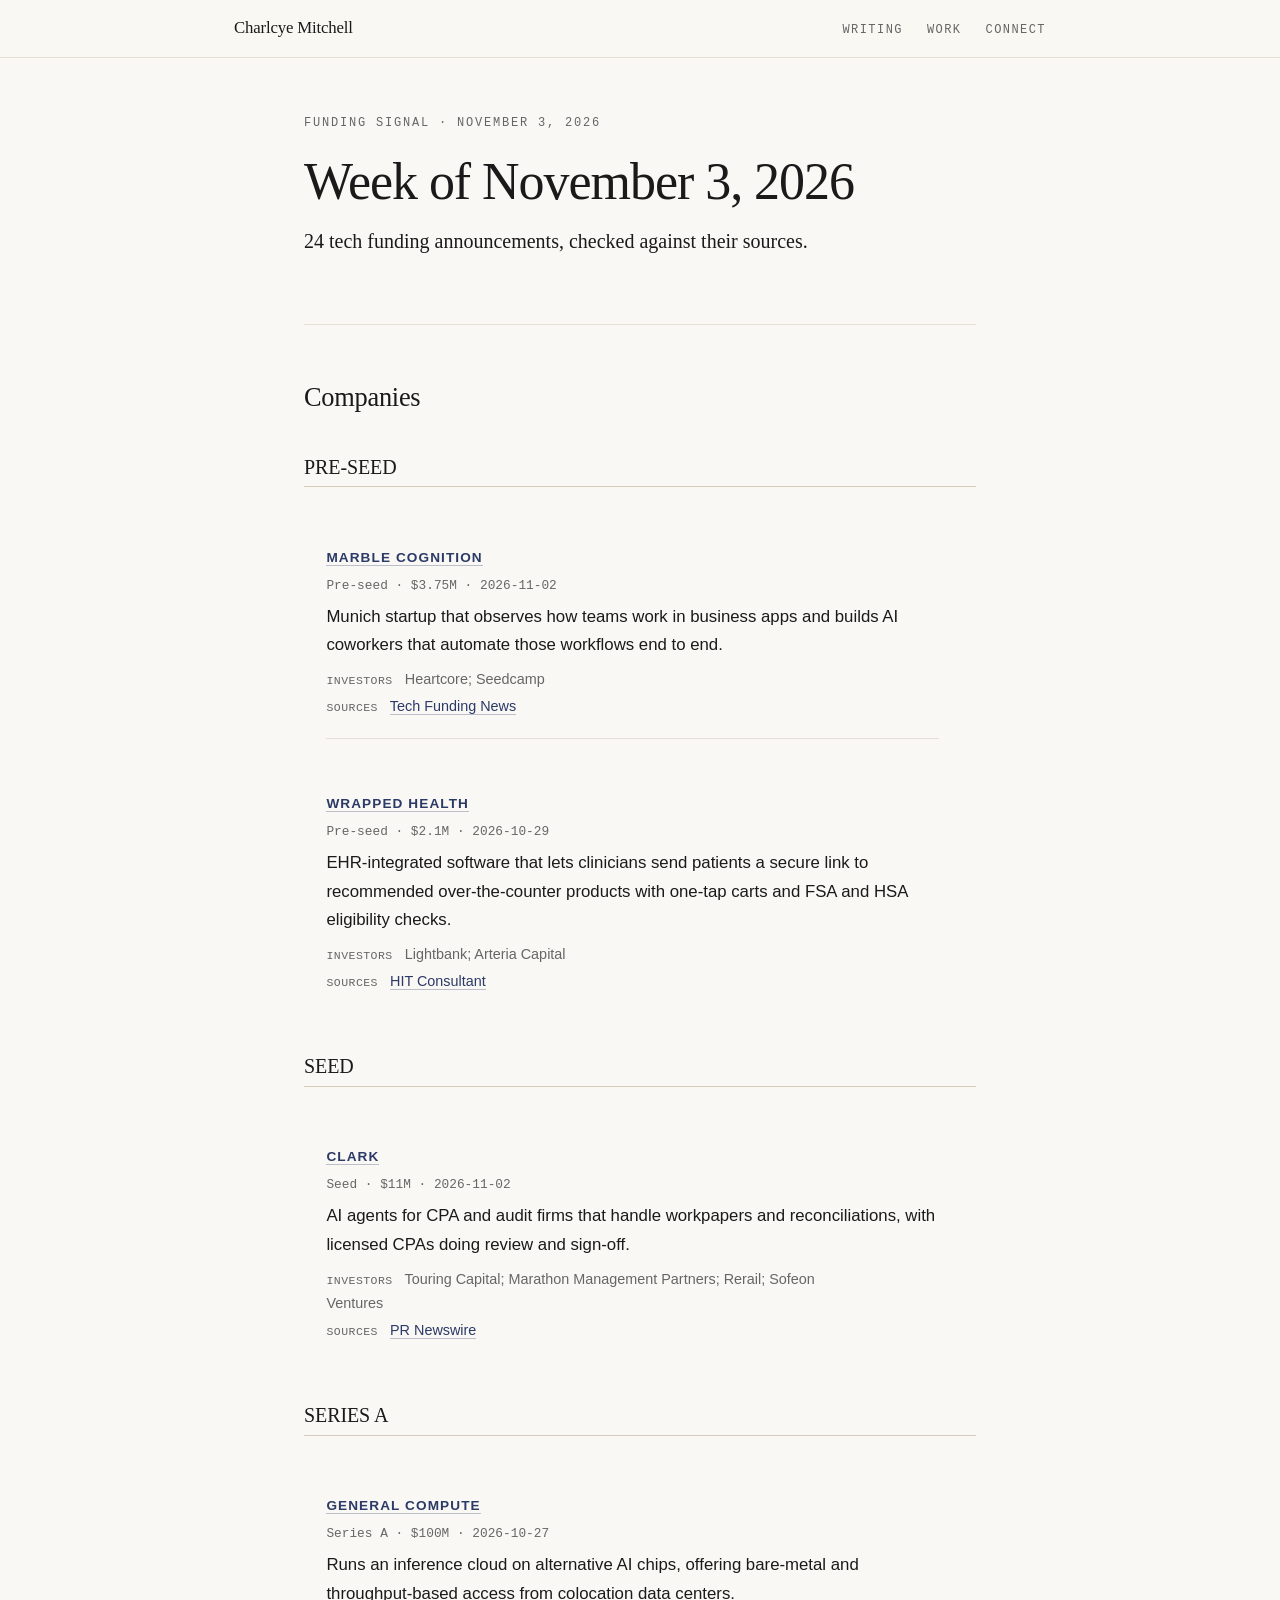
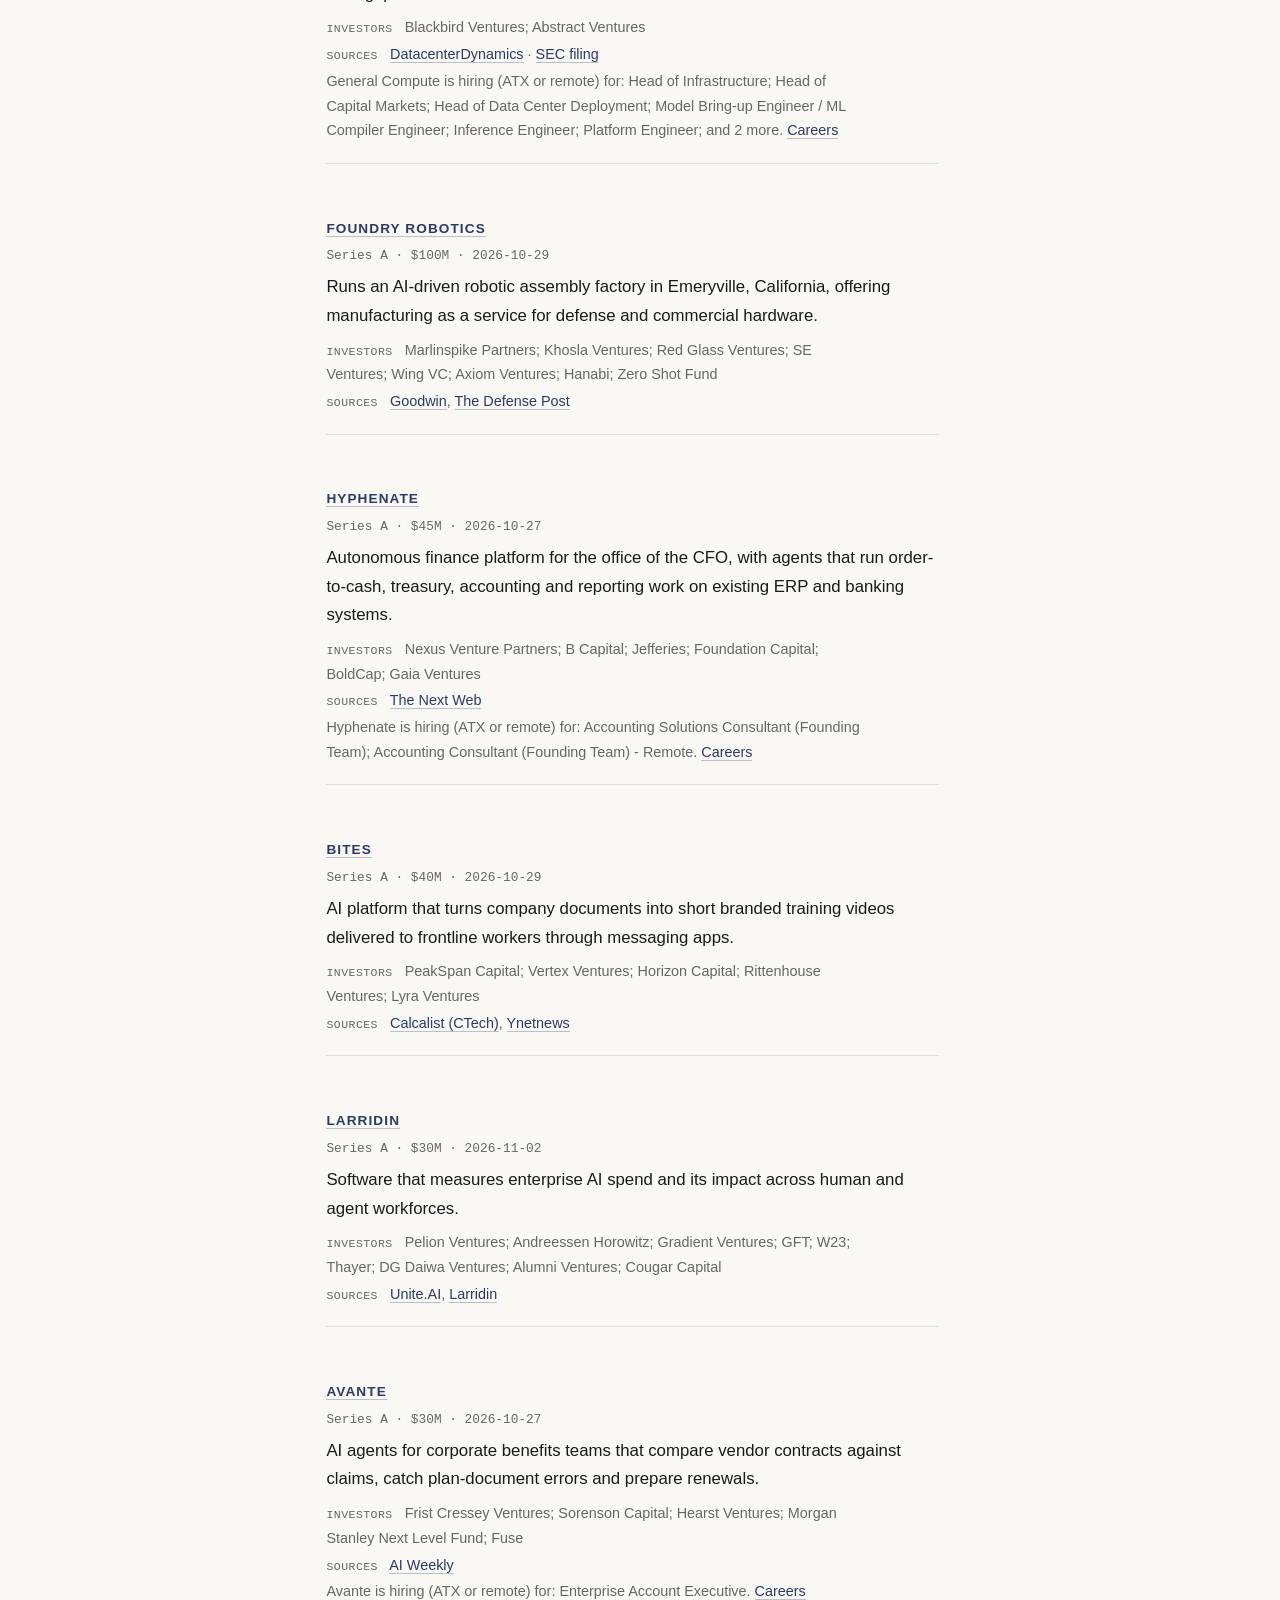
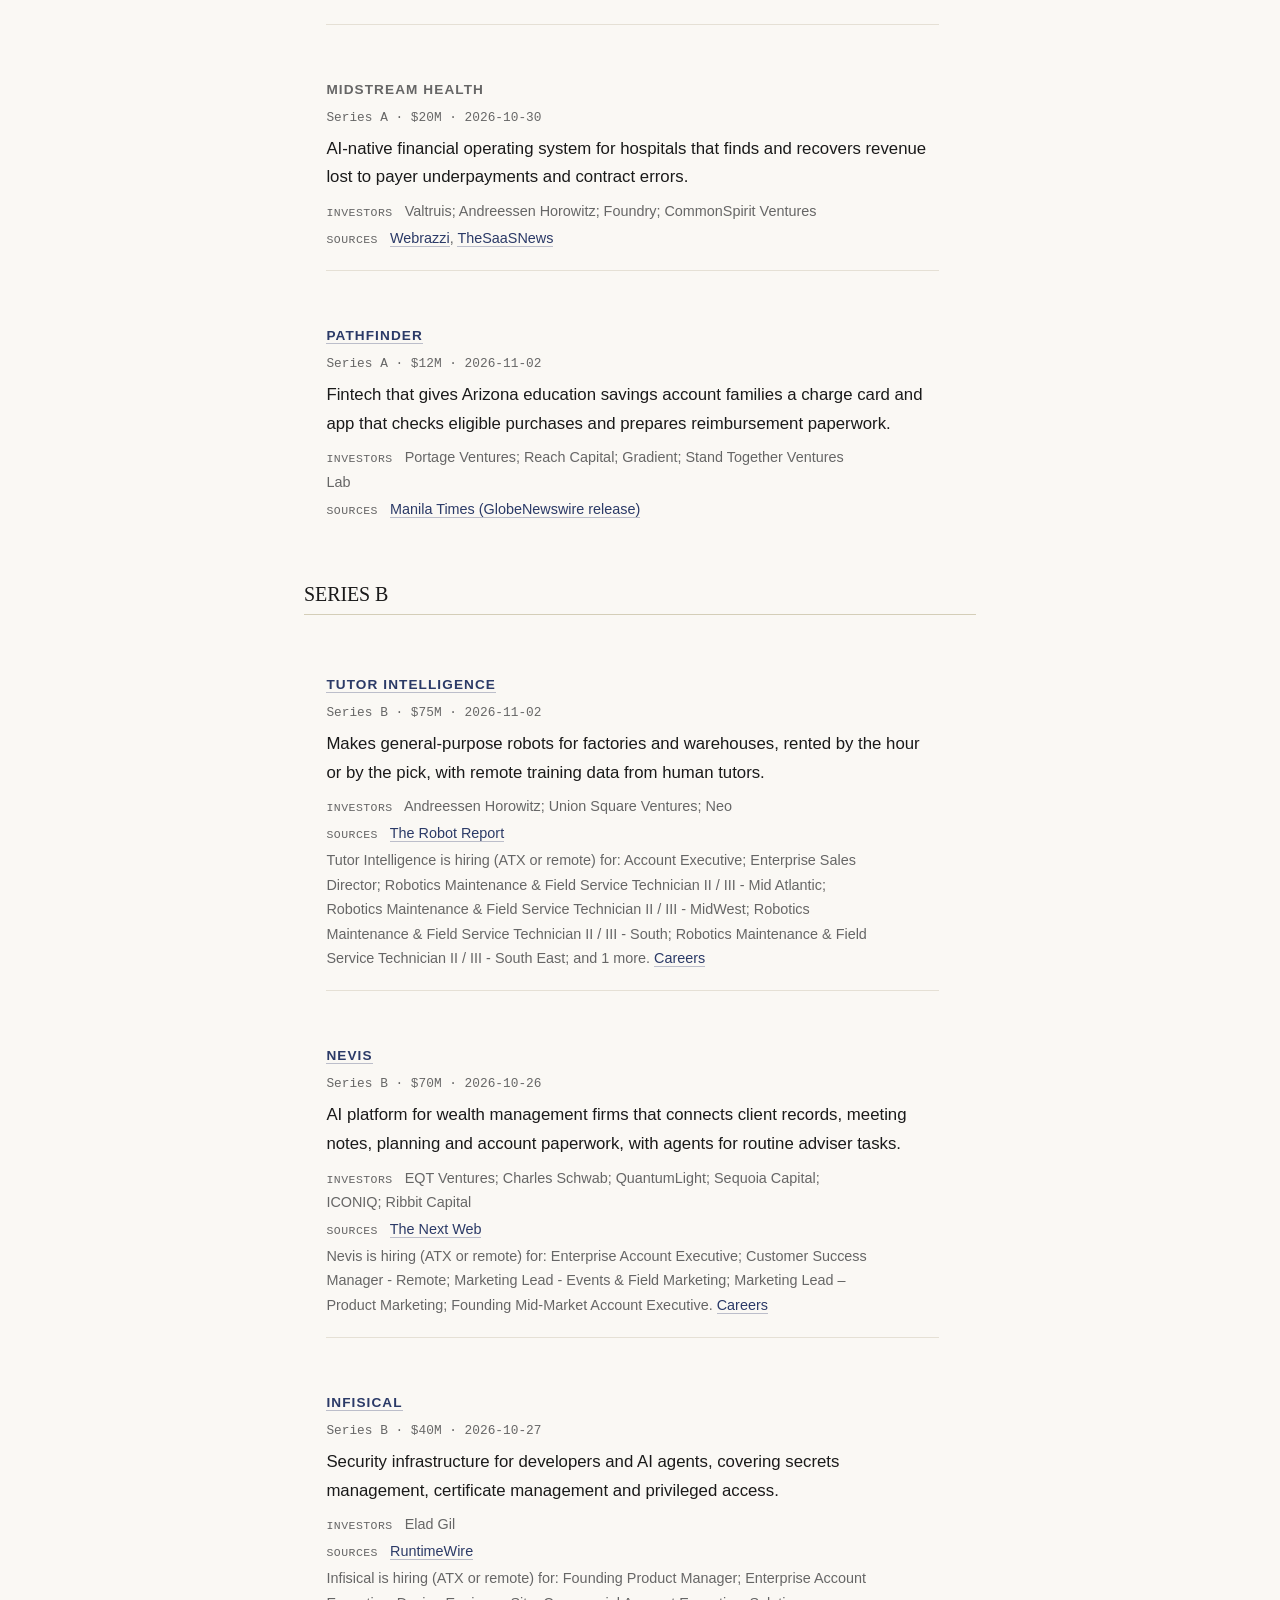
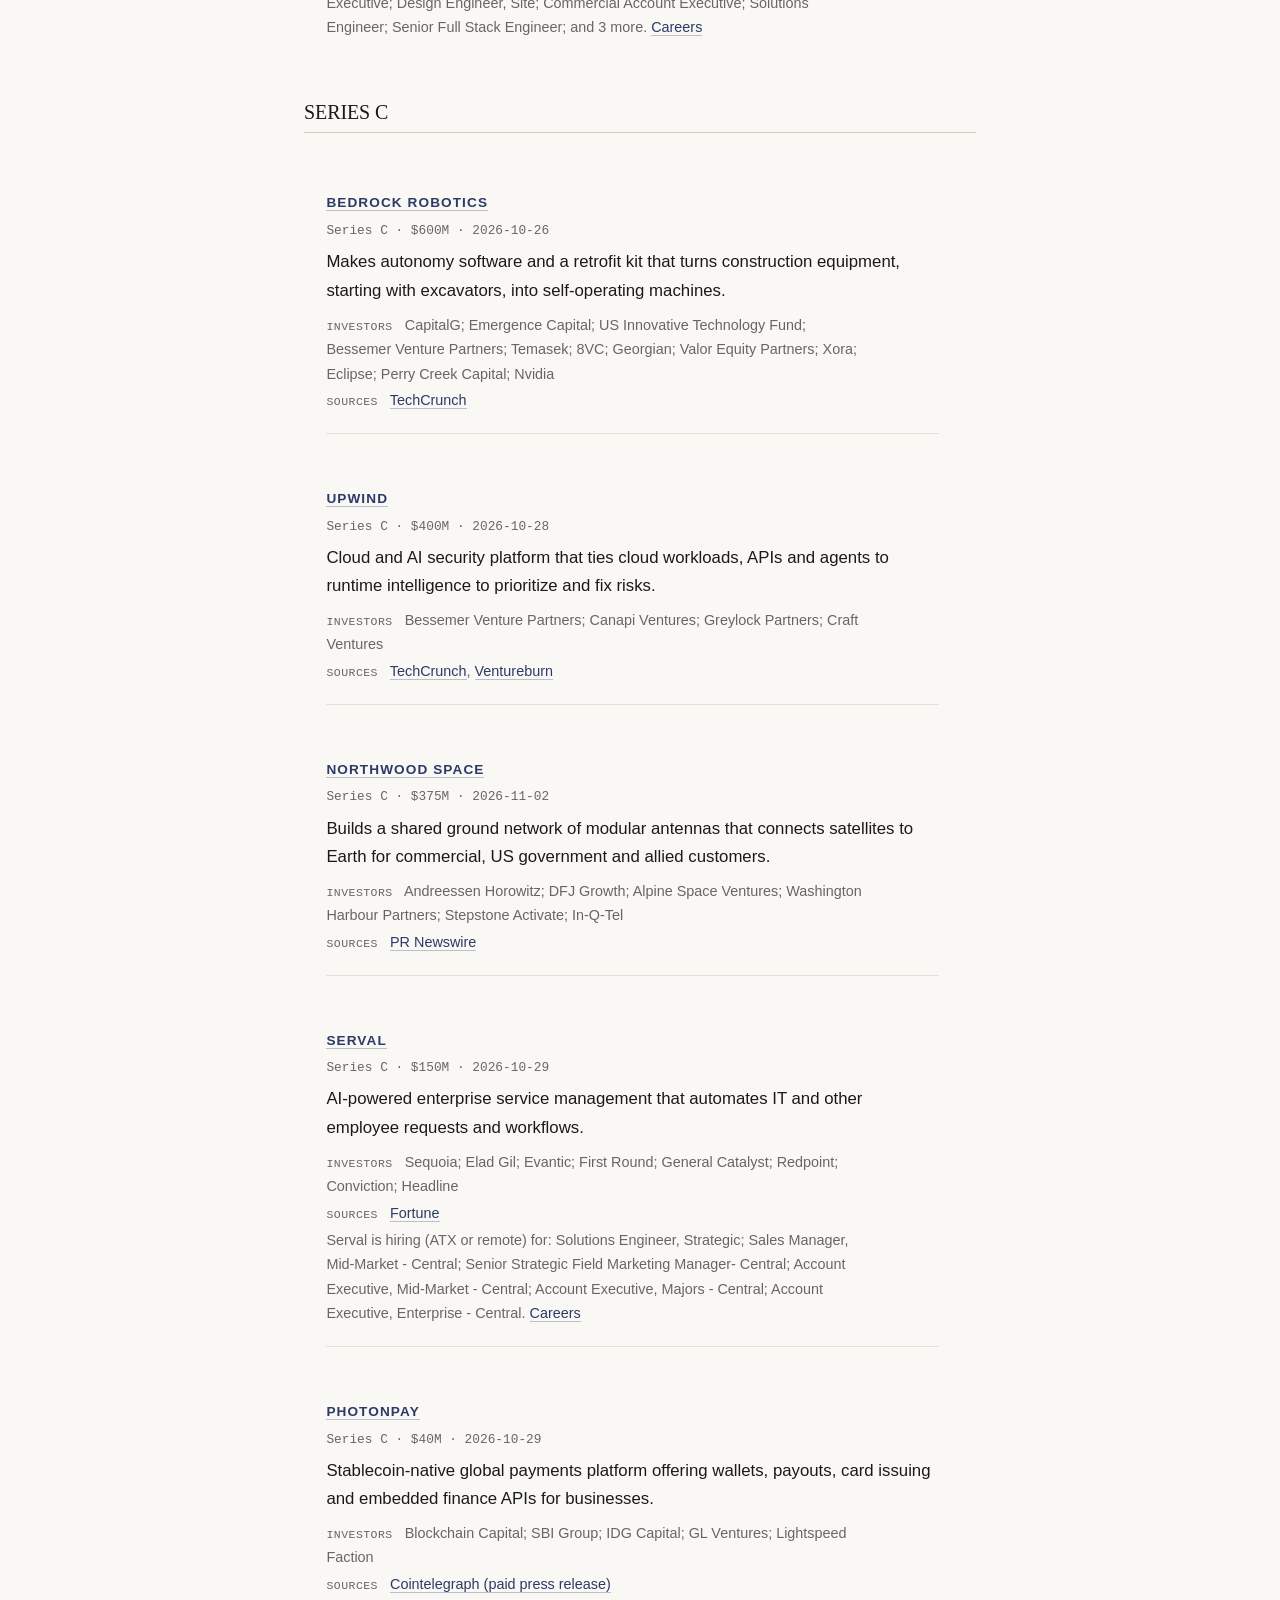
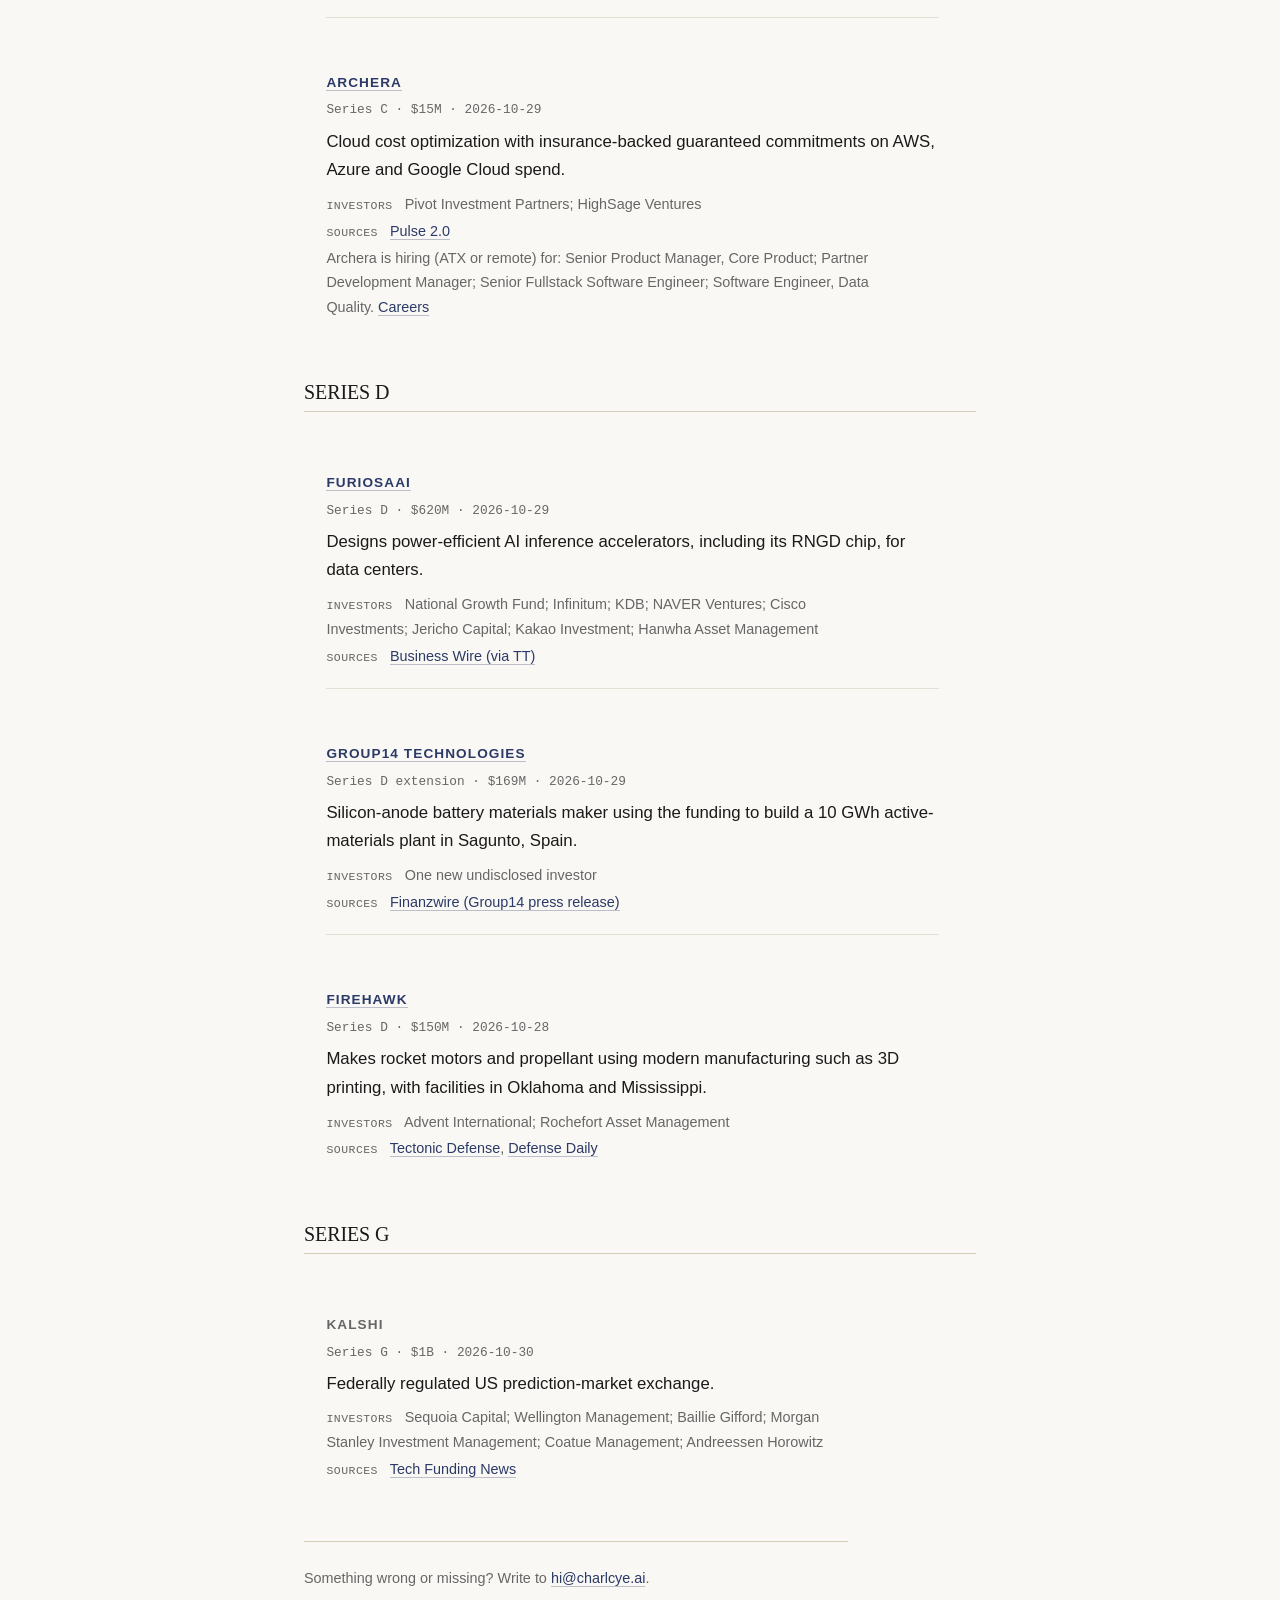
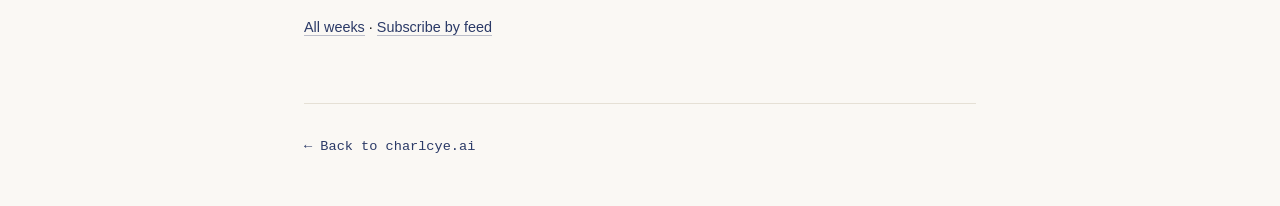
<file: funding-signal/2026-11-03/index.html>
<!DOCTYPE html>
<html lang="en">
<head>
  <meta charset="UTF-8" />
  <meta name="viewport" content="width=device-width, initial-scale=1.0" />
  <title>Funding signal, week of November 3, 2026 — Charlcye Mitchell</title>
  <meta name="description" content="24 tech funding announcements, checked against their sources." />
  <meta name="author" content="Charlcye Mitchell" />
  <link rel="canonical" href="https://charlcye.ai/funding-signal/2026-11-03/" />
  <meta property="og:type" content="website" />
  <meta property="og:title" content="Funding signal, week of November 3, 2026 — Charlcye Mitchell" />
  <meta property="og:description" content="24 tech funding announcements, checked against their sources." />
  <meta property="og:url" content="https://charlcye.ai/funding-signal/2026-11-03/" />
  <meta name="twitter:card" content="summary" />
  <meta name="twitter:title" content="Funding signal, week of November 3, 2026 — Charlcye Mitchell" />
  <meta name="twitter:description" content="24 tech funding announcements, checked against their sources." />
  <link rel="alternate" type="application/atom+xml" title="Funding signal" href="/funding-signal/feed.xml" />
  <link rel="icon" type="image/svg+xml" href="/favicon.svg" />
  <link rel="stylesheet" href="/styles.css" />
</head>
<body>

  <nav class="site-nav">
    <div class="site-nav-inner">
      <a class="site-nav-brand" href="/">Charlcye Mitchell</a>
      <ul class="site-nav-links">
        <li><a href="/#writing">Writing</a></li>
        <li><a href="/#work">Work</a></li>
        <li><a href="/#connect">Connect</a></li>
      </ul>
    </div>
  </nav>

  <main class="paper-main">
    <article class="paper">
      <header class="paper-header">
        <p class="eyebrow">FUNDING SIGNAL · NOVEMBER 3, 2026</p>
        <h1>Week of November 3, 2026</h1>
        <p class="paper-subtitle">24 tech funding announcements, checked against their sources.</p>
      </header>
      <div class="paper-body fs-body">
      <section class="fs-week">
        <h2>Companies</h2>
        <h3 class="fs-stage">Pre-seed</h3>
        <ul class="fs-list">
        <li class="fs-entry">
          <h4 class="fs-company"><a href="https://marblecognition.com/" rel="noopener">Marble Cognition</a></h4>
          <p class="fs-meta">Pre-seed · $3.75M · 2026-11-02</p>
          <p class="fs-desc">Munich startup that observes how teams work in business apps and builds AI coworkers that automate those workflows end to end.</p>
          <p class="fs-detail"><span>Investors</span> Heartcore; Seedcamp</p>
          <p class="fs-detail"><span>Sources</span> <a href="https://techfundingnews.com/marble-cognition-3-75m-ai-agents-workflow-automation/" rel="noopener">Tech Funding News</a></p>
        </li>
        <li class="fs-entry">
          <h4 class="fs-company"><a href="https://getwrappedhealth.com/" rel="noopener">Wrapped Health</a></h4>
          <p class="fs-meta">Pre-seed · $2.1M · 2026-10-29</p>
          <p class="fs-desc">EHR-integrated software that lets clinicians send patients a secure link to recommended over-the-counter products with one-tap carts and FSA and HSA eligibility checks.</p>
          <p class="fs-detail"><span>Investors</span> Lightbank; Arteria Capital</p>
          <p class="fs-detail"><span>Sources</span> <a href="https://hitconsultant.net/2026/10/29/wrapped-health-raises-2m-pre-seed-lightbank-arteria-capital-agentic-health-commerce/" rel="noopener">HIT Consultant</a></p>
        </li>
        </ul>
        <h3 class="fs-stage">Seed</h3>
        <ul class="fs-list">
        <li class="fs-entry">
          <h4 class="fs-company"><a href="https://getclark.com/" rel="noopener">Clark</a></h4>
          <p class="fs-meta">Seed · $11M · 2026-11-02</p>
          <p class="fs-desc">AI agents for CPA and audit firms that handle workpapers and reconciliations, with licensed CPAs doing review and sign-off.</p>
          <p class="fs-detail"><span>Investors</span> Touring Capital; Marathon Management Partners; Rerail; Sofeon Ventures</p>
          <p class="fs-detail"><span>Sources</span> <a href="https://www.prnewswire.com/news-releases/clark-launches-autonomous-ai-employees-for-audit-and-raises-11m-seed-round-bringing-total-funding-to-16m-302925250.html" rel="noopener">PR Newswire</a></p>
        </li>
        </ul>
        <h3 class="fs-stage">Series A</h3>
        <ul class="fs-list">
        <li class="fs-entry">
          <h4 class="fs-company"><a href="https://www.generalcompute.com/" rel="noopener">General Compute</a></h4>
          <p class="fs-meta">Series A · $100M · 2026-10-27</p>
          <p class="fs-desc">Runs an inference cloud on alternative AI chips, offering bare-metal and throughput-based access from colocation data centers.</p>
          <p class="fs-detail"><span>Investors</span> Blackbird Ventures; Abstract Ventures</p>
          <p class="fs-detail"><span>Sources</span> <a href="https://datacenterdynamics.com/en/news/neocloud-general-compute-raises-100m-in-series-a-funding-round" rel="noopener">DatacenterDynamics</a> · <a href="https://www.sec.gov/Archives/edgar/data/2162999/000216299926000001/0002162999-26-000001-index.htm" rel="noopener">SEC filing</a></p>
          <p class="fs-detail fs-hiring">General Compute is hiring (ATX or remote) for: Head of Infrastructure; Head of Capital Markets; Head of Data Center Deployment; Model Bring-up Engineer / ML Compiler Engineer; Inference Engineer; Platform Engineer; and 2 more. <a href="https://www.generalcompute.com/careers" rel="noopener">Careers</a></p>
        </li>
        <li class="fs-entry">
          <h4 class="fs-company"><a href="https://foundryrobotics.ai/" rel="noopener">Foundry Robotics</a></h4>
          <p class="fs-meta">Series A · $100M · 2026-10-29</p>
          <p class="fs-desc">Runs an AI-driven robotic assembly factory in Emeryville, California, offering manufacturing as a service for defense and commercial hardware.</p>
          <p class="fs-detail"><span>Investors</span> Marlinspike Partners; Khosla Ventures; Red Glass Ventures; SE Ventures; Wing VC; Axiom Ventures; Hanabi; Zero Shot Fund</p>
          <p class="fs-detail"><span>Sources</span> <a href="https://www.goodwinlaw.com/en/news-and-events/news/2026/10/announcements-technology-goodwin-advises-foundry-robotics-100-million-series-a-financing" rel="noopener">Goodwin</a>, <a href="https://thedefensepost.com/2026/10/30/foundry-robotics-ai-driven-manufacturing/" rel="noopener">The Defense Post</a></p>
        </li>
        <li class="fs-entry">
          <h4 class="fs-company"><a href="https://hyphenate.ai/" rel="noopener">Hyphenate</a></h4>
          <p class="fs-meta">Series A · $45M · 2026-10-27</p>
          <p class="fs-desc">Autonomous finance platform for the office of the CFO, with agents that run order-to-cash, treasury, accounting and reporting work on existing ERP and banking systems.</p>
          <p class="fs-detail"><span>Investors</span> Nexus Venture Partners; B Capital; Jefferies; Foundation Capital; BoldCap; Gaia Ventures</p>
          <p class="fs-detail"><span>Sources</span> <a href="https://thenextweb.com/news/hyphenate-45m-series-a-autonomous-finance" rel="noopener">The Next Web</a></p>
          <p class="fs-detail fs-hiring">Hyphenate is hiring (ATX or remote) for: Accounting Solutions Consultant (Founding Team); Accounting Consultant (Founding Team) - Remote. <a href="https://jobs.ashbyhq.com/hyphenate" rel="noopener">Careers</a></p>
        </li>
        <li class="fs-entry">
          <h4 class="fs-company"><a href="https://mybites.io/" rel="noopener">Bites</a></h4>
          <p class="fs-meta">Series A · $40M · 2026-10-29</p>
          <p class="fs-desc">AI platform that turns company documents into short branded training videos delivered to frontline workers through messaging apps.</p>
          <p class="fs-detail"><span>Investors</span> PeakSpan Capital; Vertex Ventures; Horizon Capital; Rittenhouse Ventures; Lyra Ventures</p>
          <p class="fs-detail"><span>Sources</span> <a href="https://www.calcalistech.com/ctechnews/article/s1t5soetmx" rel="noopener">Calcalist (CTech)</a>, <a href="https://www.ynetnews.com/business/article/rjvmee11afe" rel="noopener">Ynetnews</a></p>
        </li>
        <li class="fs-entry">
          <h4 class="fs-company"><a href="https://larridin.com/" rel="noopener">Larridin</a></h4>
          <p class="fs-meta">Series A · $30M · 2026-11-02</p>
          <p class="fs-desc">Software that measures enterprise AI spend and its impact across human and agent workforces.</p>
          <p class="fs-detail"><span>Investors</span> Pelion Ventures; Andreessen Horowitz; Gradient Ventures; GFT; W23; Thayer; DG Daiwa Ventures; Alumni Ventures; Cougar Capital</p>
          <p class="fs-detail"><span>Sources</span> <a href="https://www.unite.ai/larridin-30-million-series-a-ai-spending-workforce-impact/" rel="noopener">Unite.AI</a>, <a href="https://larridin.com/press-releases" rel="noopener">Larridin</a></p>
        </li>
        <li class="fs-entry">
          <h4 class="fs-company"><a href="https://www.avante.ai/" rel="noopener">Avante</a></h4>
          <p class="fs-meta">Series A · $30M · 2026-10-27</p>
          <p class="fs-desc">AI agents for corporate benefits teams that compare vendor contracts against claims, catch plan-document errors and prepare renewals.</p>
          <p class="fs-detail"><span>Investors</span> Frist Cressey Ventures; Sorenson Capital; Hearst Ventures; Morgan Stanley Next Level Fund; Fuse</p>
          <p class="fs-detail"><span>Sources</span> <a href="https://aiweekly.co/alerts/seattles-avante-raises-30m-series-a-from-frist-cressey-to-expand-benefits" rel="noopener">AI Weekly</a></p>
          <p class="fs-detail fs-hiring">Avante is hiring (ATX or remote) for: Enterprise Account Executive. <a href="https://www.avante.ai/careers" rel="noopener">Careers</a></p>
        </li>
        <li class="fs-entry">
          <h4 class="fs-company">Midstream Health</h4>
          <p class="fs-meta">Series A · $20M · 2026-10-30</p>
          <p class="fs-desc">AI-native financial operating system for hospitals that finds and recovers revenue lost to payer underpayments and contract errors.</p>
          <p class="fs-detail"><span>Investors</span> Valtruis; Andreessen Horowitz; Foundry; CommonSpirit Ventures</p>
          <p class="fs-detail"><span>Sources</span> <a href="https://webrazzi.com/2026/10/30/midstream-health-20-milyon-dolar-yatirim-aldi/" rel="noopener">Webrazzi</a>, <a href="https://www.thesaasnews.com/news/midstream-health-raises-20m-series-a/" rel="noopener">TheSaaSNews</a></p>
        </li>
        <li class="fs-entry">
          <h4 class="fs-company"><a href="https://www.pathfindercard.com/" rel="noopener">Pathfinder</a></h4>
          <p class="fs-meta">Series A · $12M · 2026-11-02</p>
          <p class="fs-desc">Fintech that gives Arizona education savings account families a charge card and app that checks eligible purchases and prepares reimbursement paperwork.</p>
          <p class="fs-detail"><span>Investors</span> Portage Ventures; Reach Capital; Gradient; Stand Together Ventures Lab</p>
          <p class="fs-detail"><span>Sources</span> <a href="https://www.manilatimes.net/2026/11/02/tmt-newswire/globenewswire/pathfinder-raises-12-million-series-a-to-simplify-how-families-use-education-savings-account-funds/2459137" rel="noopener">Manila Times (GlobeNewswire release)</a></p>
        </li>
        </ul>
        <h3 class="fs-stage">Series B</h3>
        <ul class="fs-list">
        <li class="fs-entry">
          <h4 class="fs-company"><a href="https://tutorintelligence.com/" rel="noopener">Tutor Intelligence</a></h4>
          <p class="fs-meta">Series B · $75M · 2026-11-02</p>
          <p class="fs-desc">Makes general-purpose robots for factories and warehouses, rented by the hour or by the pick, with remote training data from human tutors.</p>
          <p class="fs-detail"><span>Investors</span> Andreessen Horowitz; Union Square Ventures; Neo</p>
          <p class="fs-detail"><span>Sources</span> <a href="https://www.therobotreport.com/tutor-intelligence-raises-series-b-to-scale-model-training-robot-deployments/" rel="noopener">The Robot Report</a></p>
          <p class="fs-detail fs-hiring">Tutor Intelligence is hiring (ATX or remote) for: Account Executive; Enterprise Sales Director; Robotics Maintenance &amp; Field Service Technician II / III - Mid Atlantic; Robotics Maintenance &amp; Field Service Technician II / III - MidWest; Robotics Maintenance &amp; Field Service Technician II / III - South; Robotics Maintenance &amp; Field Service Technician II / III - South East; and 1 more. <a href="https://tutorintelligence.com/careers" rel="noopener">Careers</a></p>
        </li>
        <li class="fs-entry">
          <h4 class="fs-company"><a href="https://www.neviswealth.com/" rel="noopener">Nevis</a></h4>
          <p class="fs-meta">Series B · $70M · 2026-10-26</p>
          <p class="fs-desc">AI platform for wealth management firms that connects client records, meeting notes, planning and account paperwork, with agents for routine adviser tasks.</p>
          <p class="fs-detail"><span>Investors</span> EQT Ventures; Charles Schwab; QuantumLight; Sequoia Capital; ICONIQ; Ribbit Capital</p>
          <p class="fs-detail"><span>Sources</span> <a href="https://thenextweb.com/news/nevis-70m-series-b-ai-wealth-management" rel="noopener">The Next Web</a></p>
          <p class="fs-detail fs-hiring">Nevis is hiring (ATX or remote) for: Enterprise Account Executive; Customer Success Manager - Remote; Marketing Lead - Events &amp; Field Marketing; Marketing Lead – Product Marketing; Founding Mid-Market Account Executive. <a href="https://www.neviswealth.com/careers" rel="noopener">Careers</a></p>
        </li>
        <li class="fs-entry">
          <h4 class="fs-company"><a href="https://infisical.com/" rel="noopener">Infisical</a></h4>
          <p class="fs-meta">Series B · $40M · 2026-10-27</p>
          <p class="fs-desc">Security infrastructure for developers and AI agents, covering secrets management, certificate management and privileged access.</p>
          <p class="fs-detail"><span>Investors</span> Elad Gil</p>
          <p class="fs-detail"><span>Sources</span> <a href="https://runtimewire.com/article/infisical-40m-series-b-600m-valuation" rel="noopener">RuntimeWire</a></p>
          <p class="fs-detail fs-hiring">Infisical is hiring (ATX or remote) for: Founding Product Manager; Enterprise Account Executive; Design Engineer, Site; Commercial Account Executive; Solutions Engineer; Senior Full Stack Engineer; and 3 more. <a href="https://infisical.com/careers" rel="noopener">Careers</a></p>
        </li>
        </ul>
        <h3 class="fs-stage">Series C</h3>
        <ul class="fs-list">
        <li class="fs-entry">
          <h4 class="fs-company"><a href="https://bedrockrobotics.com/" rel="noopener">Bedrock Robotics</a></h4>
          <p class="fs-meta">Series C · $600M · 2026-10-26</p>
          <p class="fs-desc">Makes autonomy software and a retrofit kit that turns construction equipment, starting with excavators, into self-operating machines.</p>
          <p class="fs-detail"><span>Investors</span> CapitalG; Emergence Capital; US Innovative Technology Fund; Bessemer Venture Partners; Temasek; 8VC; Georgian; Valor Equity Partners; Xora; Eclipse; Perry Creek Capital; Nvidia</p>
          <p class="fs-detail"><span>Sources</span> <a href="https://techcrunch.com/2026/10/26/this-startups-self-driving-excavators-help-dig-up-600m-in-new-funding/" rel="noopener">TechCrunch</a></p>
        </li>
        <li class="fs-entry">
          <h4 class="fs-company"><a href="https://www.upwind.io/" rel="noopener">Upwind</a></h4>
          <p class="fs-meta">Series C · $400M · 2026-10-28</p>
          <p class="fs-desc">Cloud and AI security platform that ties cloud workloads, APIs and agents to runtime intelligence to prioritize and fix risks.</p>
          <p class="fs-detail"><span>Investors</span> Bessemer Venture Partners; Canapi Ventures; Greylock Partners; Craft Ventures</p>
          <p class="fs-detail"><span>Sources</span> <a href="https://techcrunch.com/?p=3182918" rel="noopener">TechCrunch</a>, <a href="https://ventureburn.com/upwind-raises-400m-cloud-security/" rel="noopener">Ventureburn</a></p>
        </li>
        <li class="fs-entry">
          <h4 class="fs-company"><a href="https://www.northwoodspace.io/" rel="noopener">Northwood Space</a></h4>
          <p class="fs-meta">Series C · $375M · 2026-11-02</p>
          <p class="fs-desc">Builds a shared ground network of modular antennas that connects satellites to Earth for commercial, US government and allied customers.</p>
          <p class="fs-detail"><span>Investors</span> Andreessen Horowitz; DFJ Growth; Alpine Space Ventures; Washington Harbour Partners; Stepstone Activate; In-Q-Tel</p>
          <p class="fs-detail"><span>Sources</span> <a href="https://www.prnewswire.com/news-releases/northwood-raises-375-million-to-build-the-network-connecting-satellites-to-earth-302925872.html" rel="noopener">PR Newswire</a></p>
        </li>
        <li class="fs-entry">
          <h4 class="fs-company"><a href="https://www.serval.com/" rel="noopener">Serval</a></h4>
          <p class="fs-meta">Series C · $150M · 2026-10-29</p>
          <p class="fs-desc">AI-powered enterprise service management that automates IT and other employee requests and workflows.</p>
          <p class="fs-detail"><span>Investors</span> Sequoia; Elad Gil; Evantic; First Round; General Catalyst; Redpoint; Conviction; Headline</p>
          <p class="fs-detail"><span>Sources</span> <a href="https://fortune.com/2026/10/29/serval-servicenow-fight-series-c-3-billion-valuation-sequoia/" rel="noopener">Fortune</a></p>
          <p class="fs-detail fs-hiring">Serval is hiring (ATX or remote) for: Solutions Engineer, Strategic; Sales Manager, Mid-Market - Central; Senior Strategic Field Marketing Manager- Central; Account Executive, Mid-Market - Central; Account Executive, Majors - Central; Account Executive, Enterprise - Central. <a href="https://www.serval.com/careers" rel="noopener">Careers</a></p>
        </li>
        <li class="fs-entry">
          <h4 class="fs-company"><a href="https://www.photonpay.com/" rel="noopener">PhotonPay</a></h4>
          <p class="fs-meta">Series C · $40M · 2026-10-29</p>
          <p class="fs-desc">Stablecoin-native global payments platform offering wallets, payouts, card issuing and embedded finance APIs for businesses.</p>
          <p class="fs-detail"><span>Investors</span> Blockchain Capital; SBI Group; IDG Capital; GL Ventures; Lightspeed Faction</p>
          <p class="fs-detail"><span>Sources</span> <a href="https://cointelegraph.com/press-releases/photonpay-raises-40m-series-c-to-scale-its-stablecoin-centric-financial-os" rel="noopener">Cointelegraph (paid press release)</a></p>
        </li>
        <li class="fs-entry">
          <h4 class="fs-company"><a href="https://www.archera.ai/" rel="noopener">Archera</a></h4>
          <p class="fs-meta">Series C · $15M · 2026-10-29</p>
          <p class="fs-desc">Cloud cost optimization with insurance-backed guaranteed commitments on AWS, Azure and Google Cloud spend.</p>
          <p class="fs-detail"><span>Investors</span> Pivot Investment Partners; HighSage Ventures</p>
          <p class="fs-detail"><span>Sources</span> <a href="https://pulse2.com/archera-raises-15-million-series-c-led-by-pivot-investment-partners/" rel="noopener">Pulse 2.0</a></p>
          <p class="fs-detail fs-hiring">Archera is hiring (ATX or remote) for: Senior Product Manager, Core Product; Partner Development Manager; Senior Fullstack Software Engineer; Software Engineer, Data Quality. <a href="https://www.archera.ai/careers" rel="noopener">Careers</a></p>
        </li>
        </ul>
        <h3 class="fs-stage">Series D</h3>
        <ul class="fs-list">
        <li class="fs-entry">
          <h4 class="fs-company"><a href="https://furiosa.ai/" rel="noopener">FuriosaAI</a></h4>
          <p class="fs-meta">Series D · $620M · 2026-10-29</p>
          <p class="fs-desc">Designs power-efficient AI inference accelerators, including its RNGD chip, for data centers.</p>
          <p class="fs-detail"><span>Investors</span> National Growth Fund; Infinitum; KDB; NAVER Ventures; Cisco Investments; Jericho Capital; Kakao Investment; Hanwha Asset Management</p>
          <p class="fs-detail"><span>Sources</span> <a href="https://via.tt.se/pressmeddelande/4620607/furiosaai-secures-dollar620-million-series-d-to-meet-surging-enterprise-ai-inference-demand-and-accelerate-next-gen-silicon?lang=en" rel="noopener">Business Wire (via TT)</a></p>
        </li>
        <li class="fs-entry">
          <h4 class="fs-company"><a href="https://group14.technology/" rel="noopener">Group14 Technologies</a></h4>
          <p class="fs-meta">Series D extension · $169M · 2026-10-29</p>
          <p class="fs-desc">Silicon-anode battery materials maker using the funding to build a 10 GWh active-materials plant in Sagunto, Spain.</p>
          <p class="fs-detail"><span>Investors</span> One new undisclosed investor</p>
          <p class="fs-detail"><span>Sources</span> <a href="https://www.finanzwire.com/press-release/group14-closes-150m-series-d-extension-to-accelerate-global-manufacturing-footprint-n9KB43IthCs" rel="noopener">Finanzwire (Group14 press release)</a></p>
        </li>
        <li class="fs-entry">
          <h4 class="fs-company"><a href="https://www.firehawkdefense.com/" rel="noopener">Firehawk</a></h4>
          <p class="fs-meta">Series D · $150M · 2026-10-28</p>
          <p class="fs-desc">Makes rocket motors and propellant using modern manufacturing such as 3D printing, with facilities in Oklahoma and Mississippi.</p>
          <p class="fs-detail"><span>Investors</span> Advent International; Rochefort Asset Management</p>
          <p class="fs-detail"><span>Sources</span> <a href="https://tectonicdefense.com/firehawk-hits-1-4b-valuation-after-150m-series-d" rel="noopener">Tectonic Defense</a>, <a href="https://www.defensedaily.com/firehawk-raises-150-million-plus-to-build-out-rocket-motor-and-missile-integration-plants/business-financial/" rel="noopener">Defense Daily</a></p>
        </li>
        </ul>
        <h3 class="fs-stage">Series G</h3>
        <ul class="fs-list">
        <li class="fs-entry">
          <h4 class="fs-company">Kalshi</h4>
          <p class="fs-meta">Series G · $1B · 2026-10-30</p>
          <p class="fs-desc">Federally regulated US prediction-market exchange.</p>
          <p class="fs-detail"><span>Investors</span> Sequoia Capital; Wellington Management; Baillie Gifford; Morgan Stanley Investment Management; Coatue Management; Andreessen Horowitz</p>
          <p class="fs-detail"><span>Sources</span> <a href="https://techfundingnews.com/kalshi-nearly-doubles-to-40b-in-five-months-with-1b-from-sequoia-and-wellington/" rel="noopener">Tech Funding News</a></p>
        </li>
        </ul>
      </section>
      <p class="fs-method">
        Something wrong or missing? Write to
        <a href="mailto:hi@charlcye.ai">hi@charlcye.ai</a>.
      </p>
      <p class="fs-feed"><a href="/funding-signal/">All weeks</a> · <a href="/funding-signal/feed.xml">Subscribe by feed</a></p>
      </div>
      <p class="paper-back"><a href="/">← Back to charlcye.ai</a></p>
    </article>
  </main>
</body>
</html>
</file>
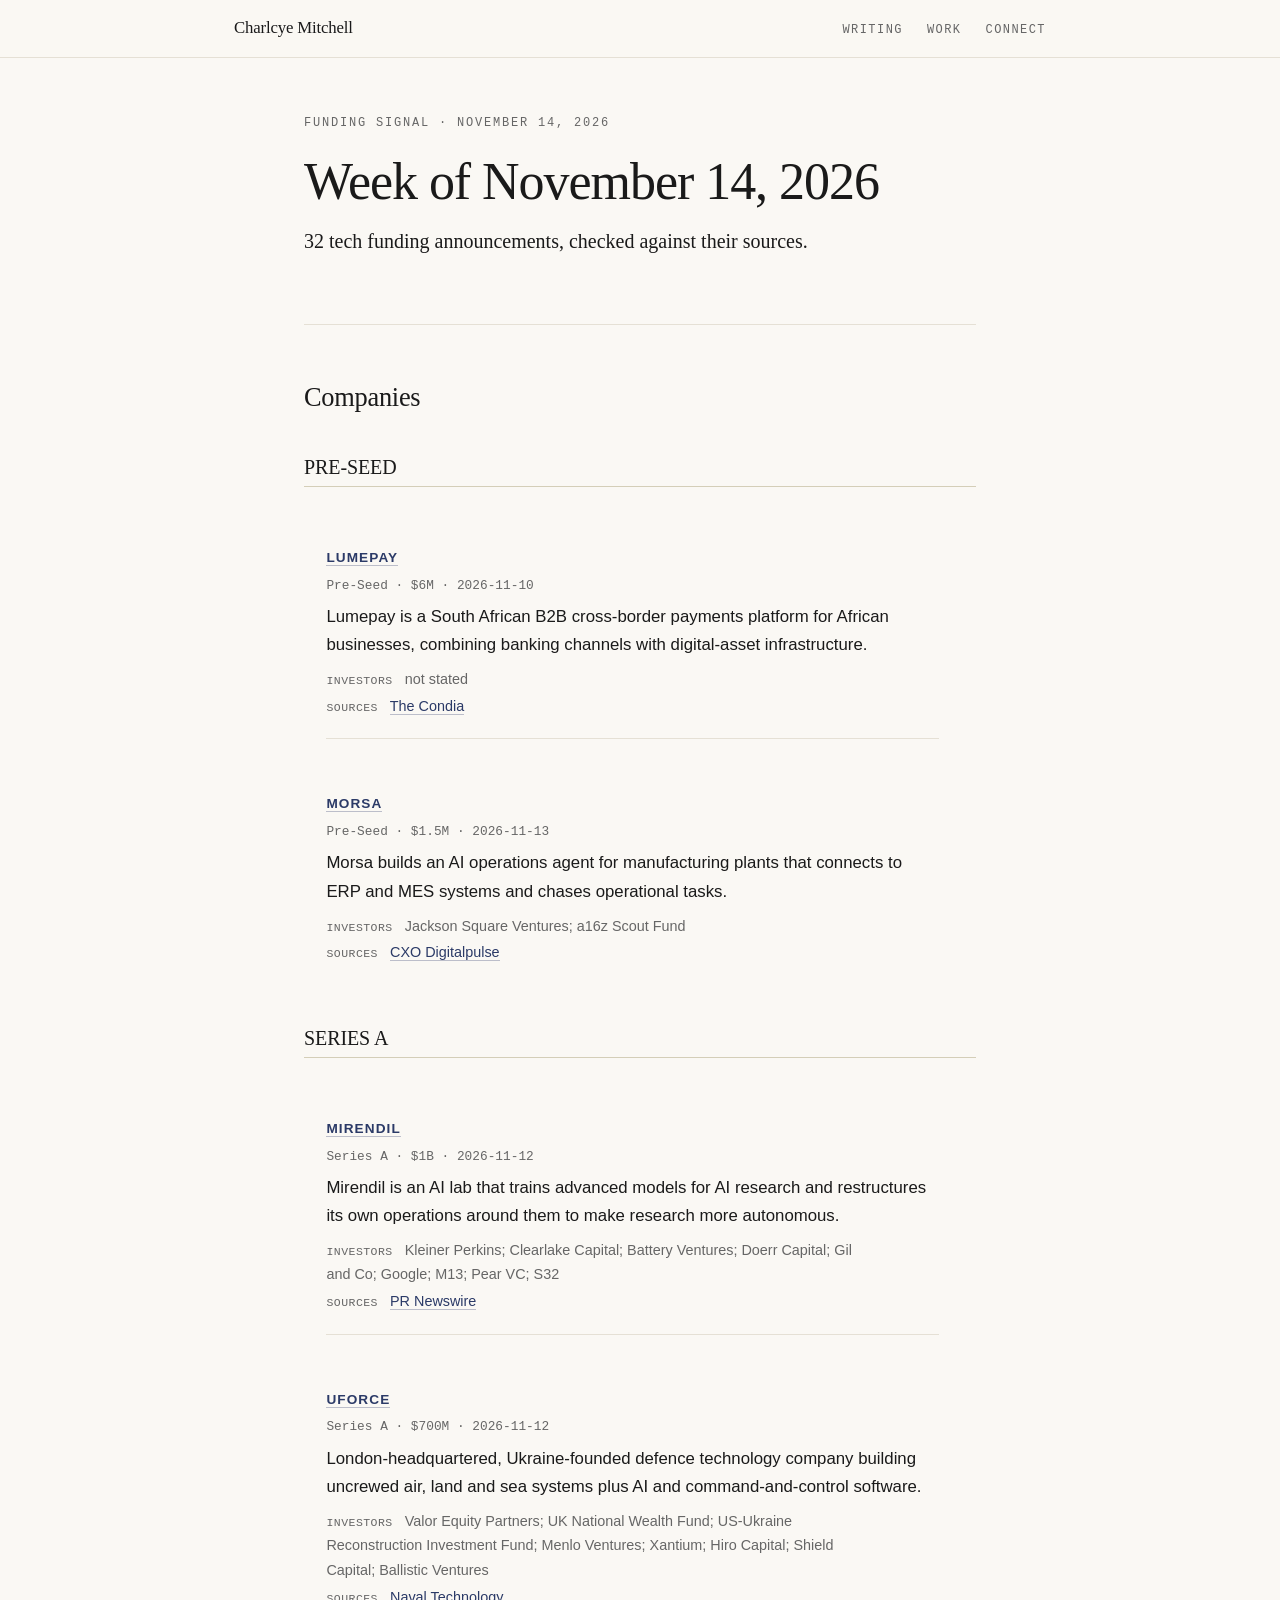
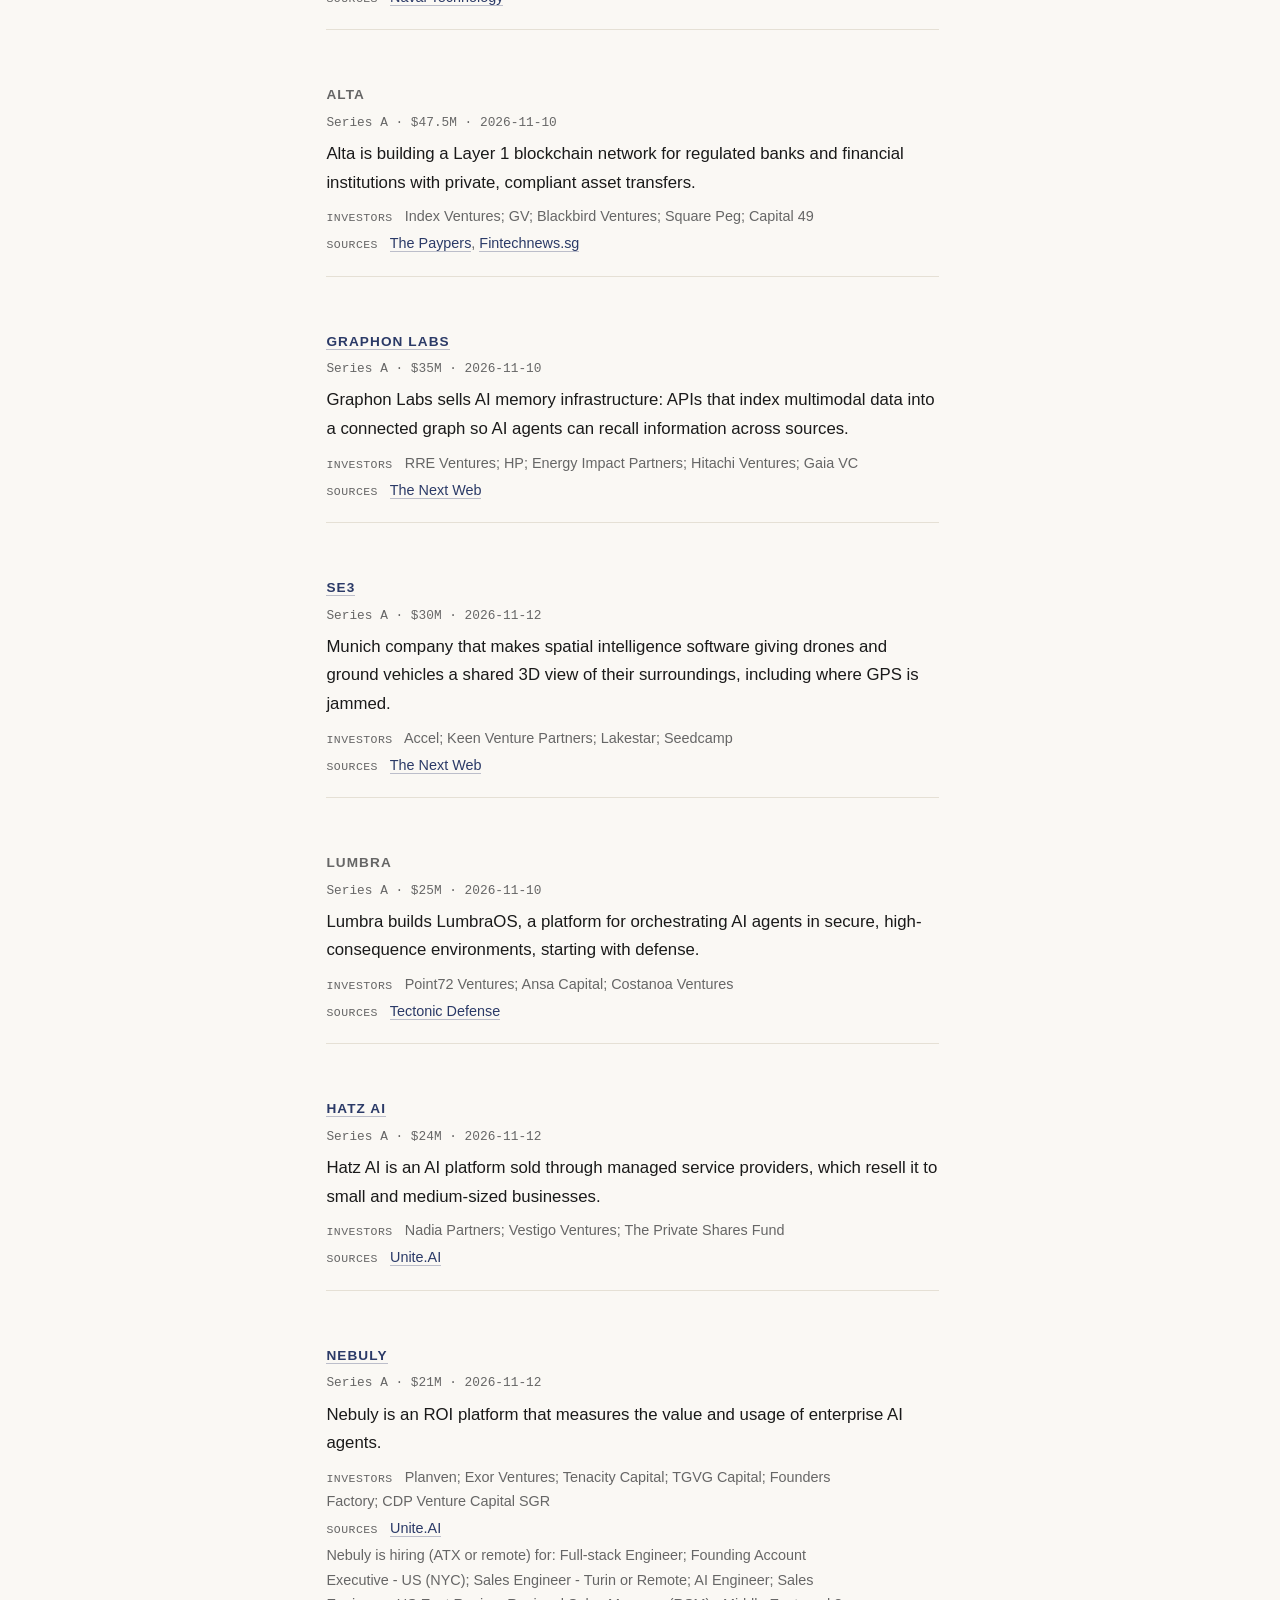
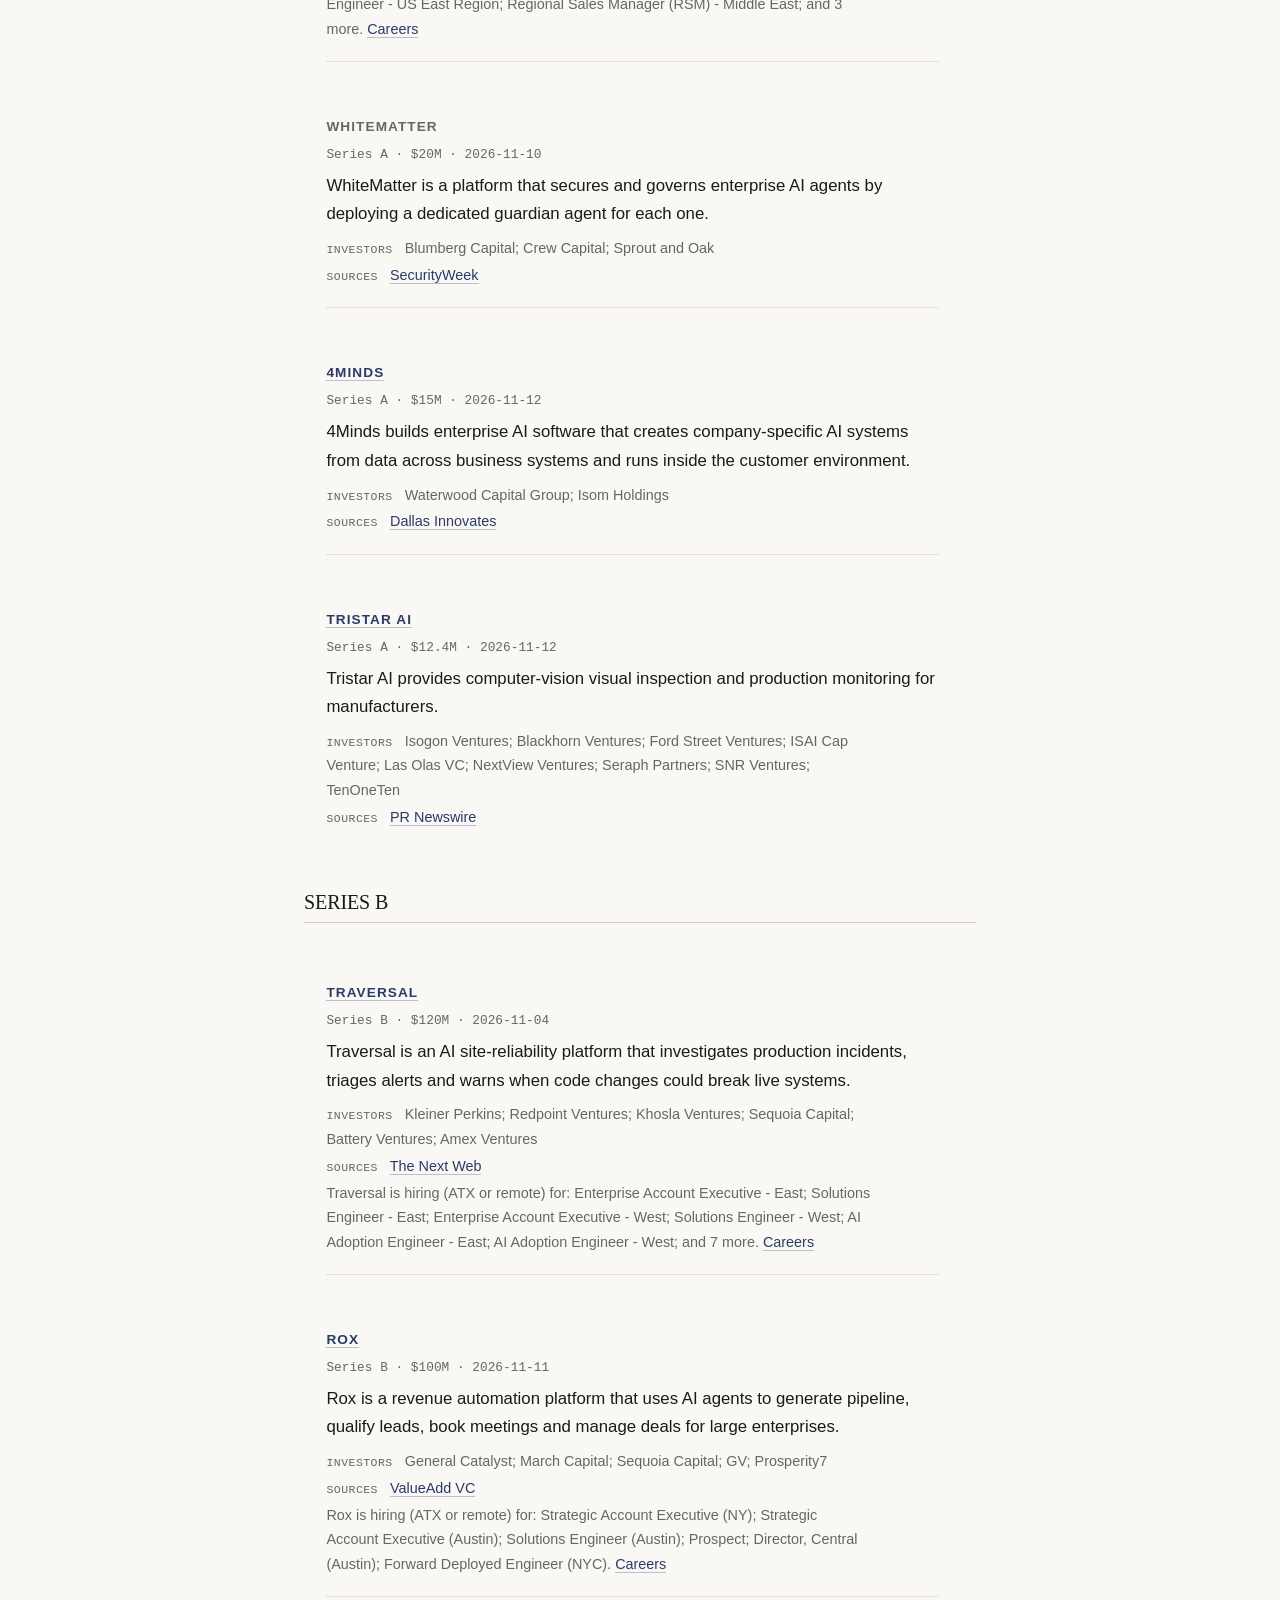
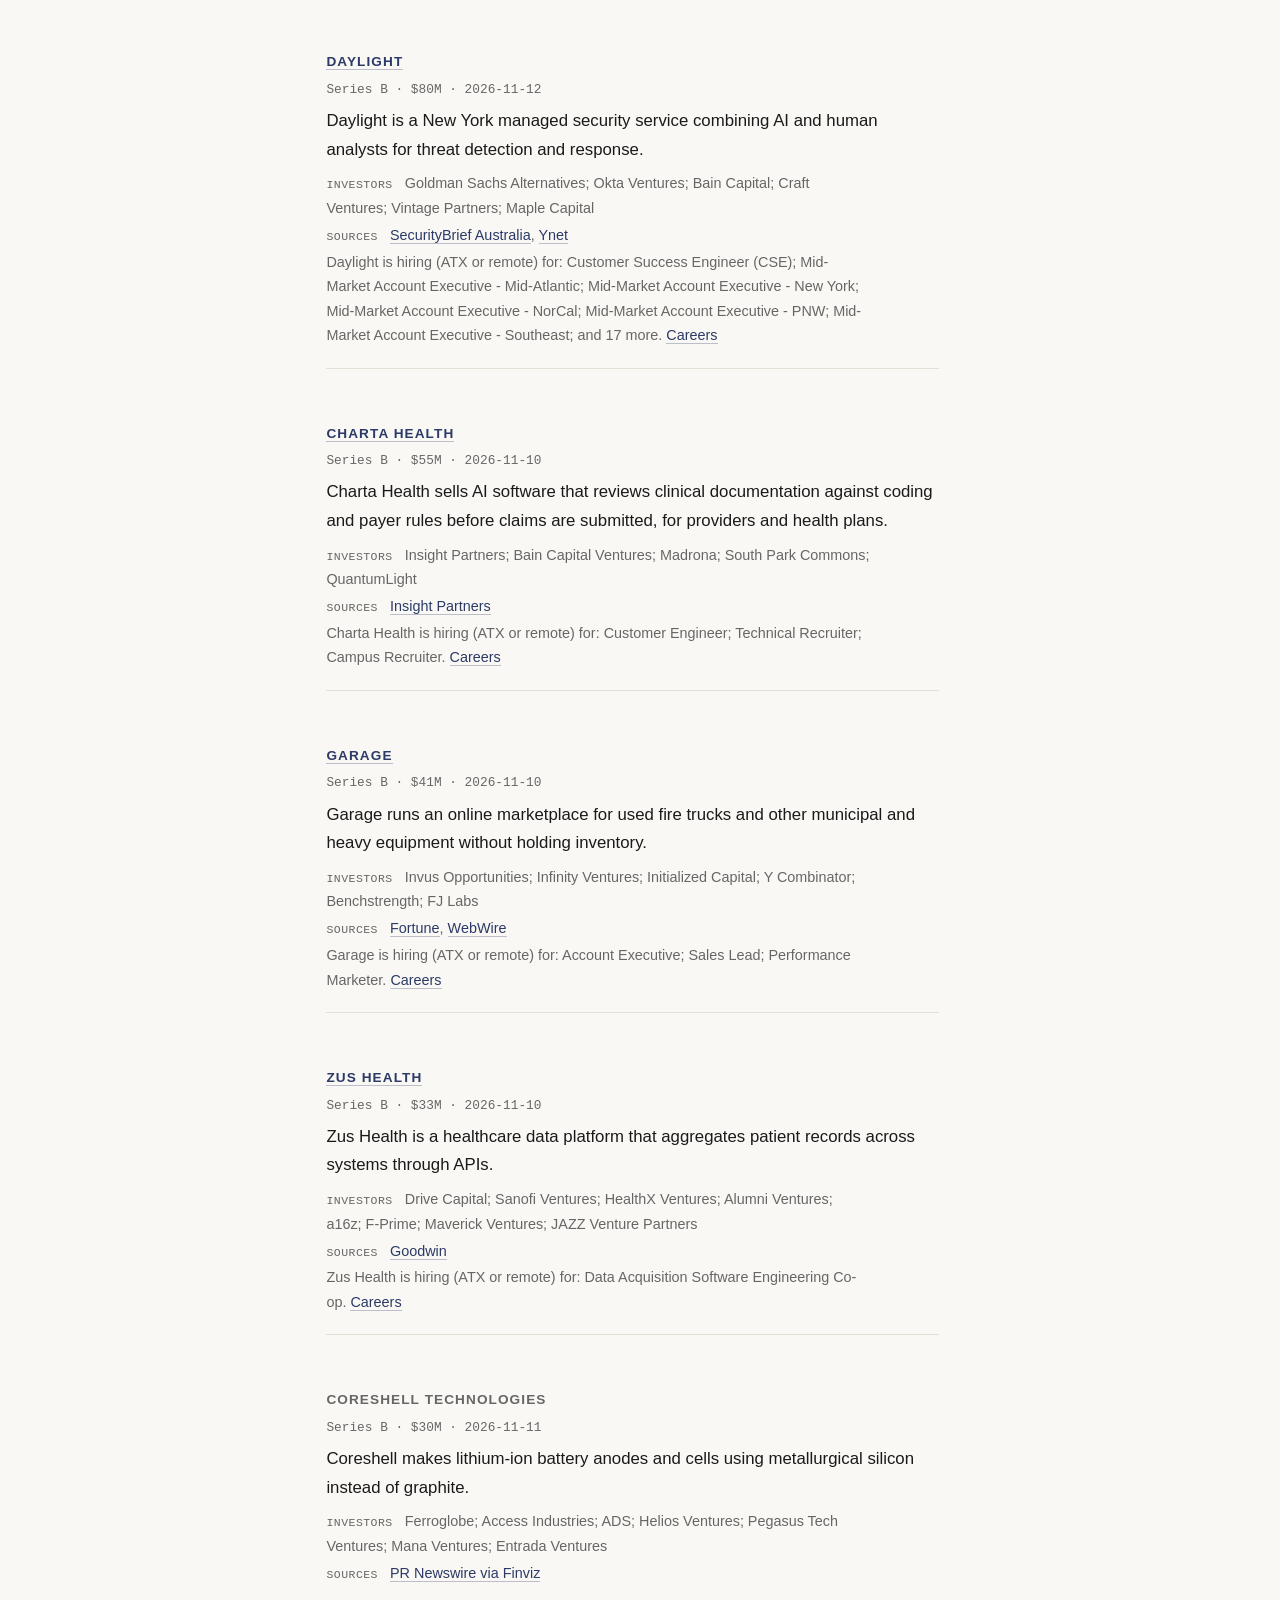
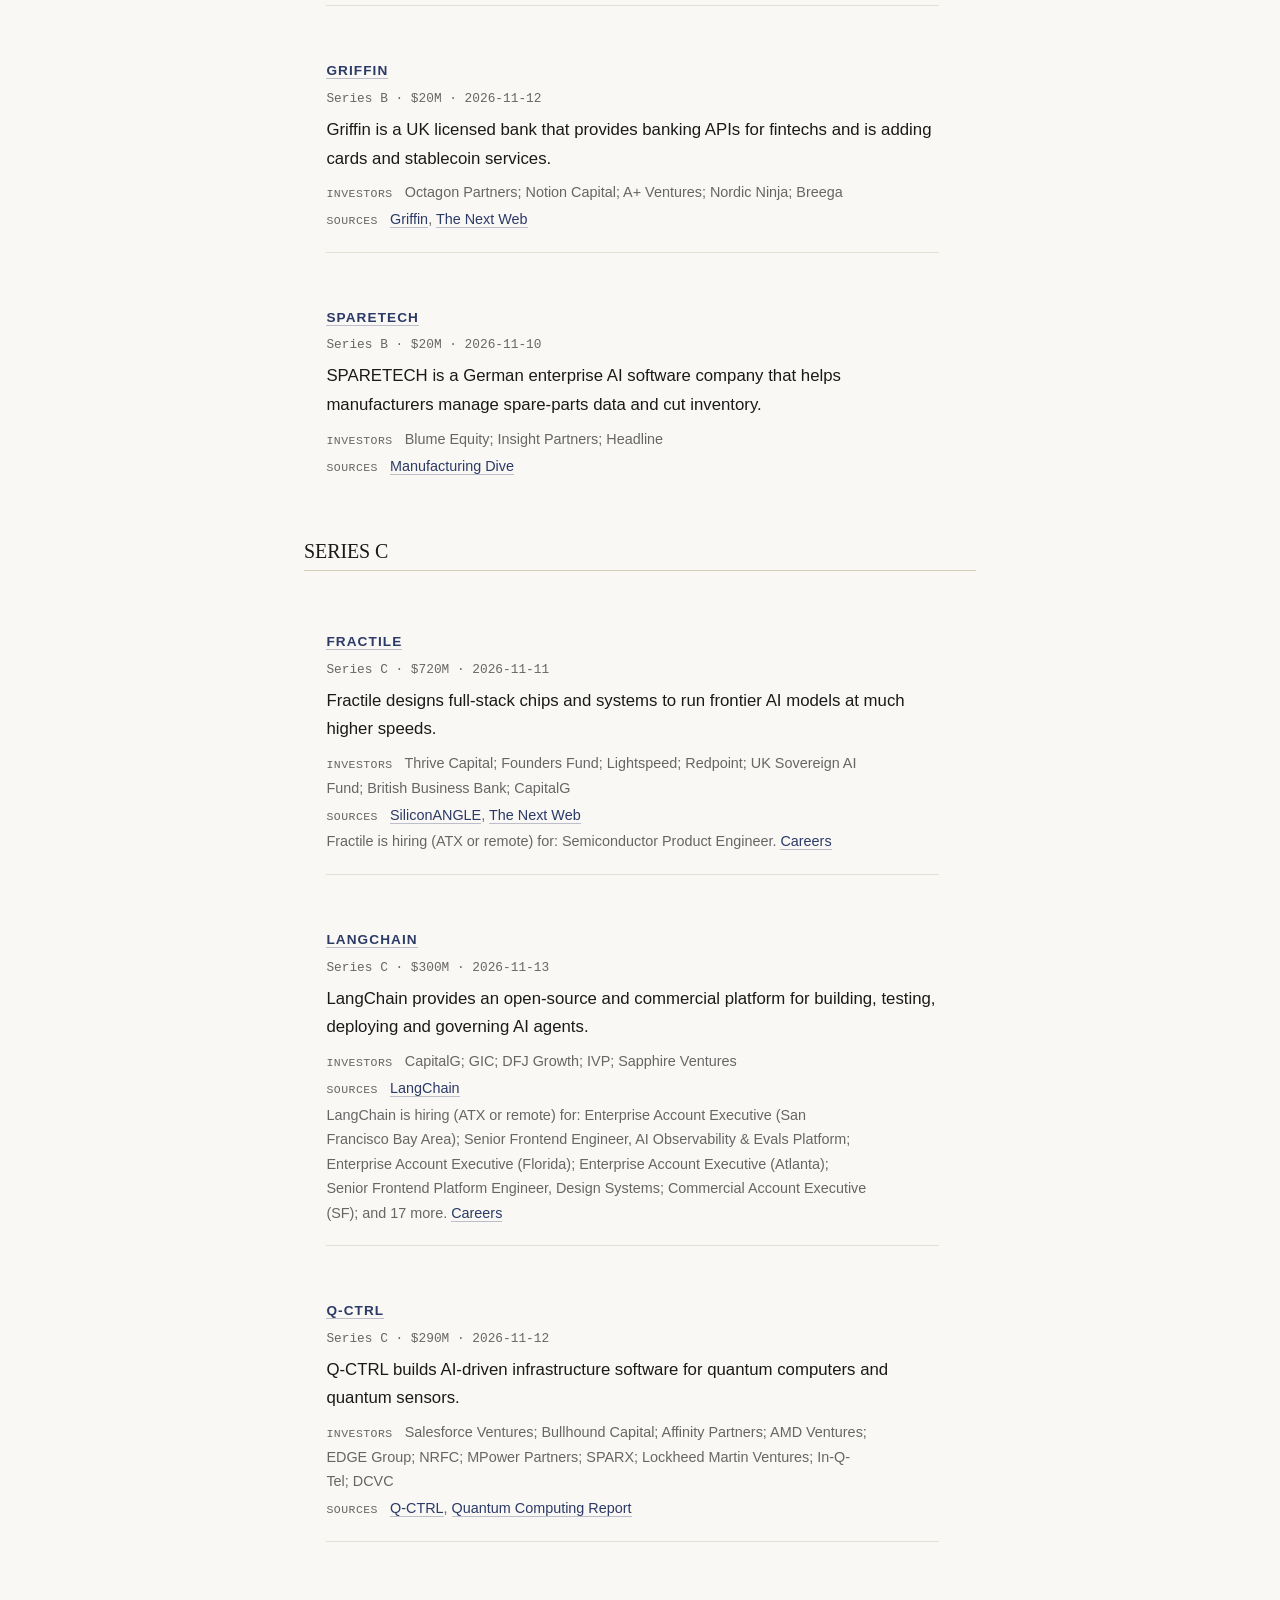
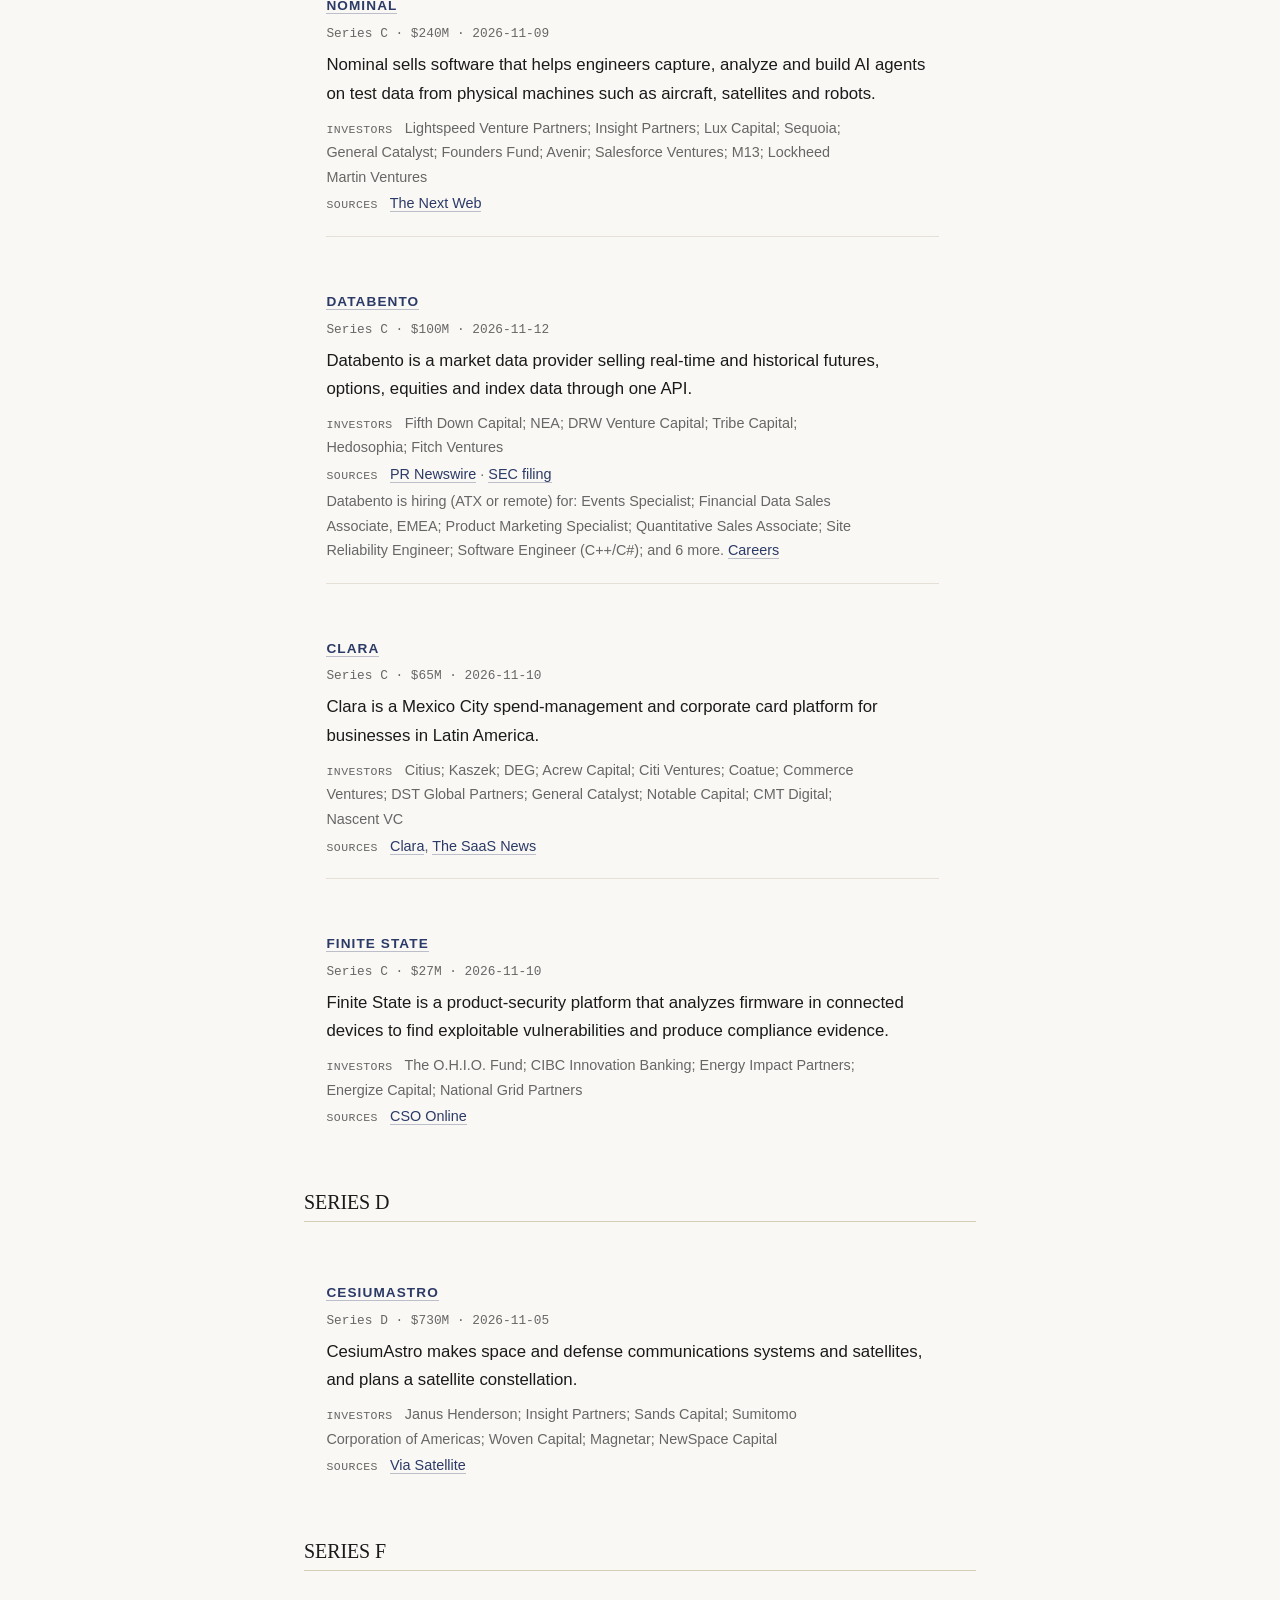
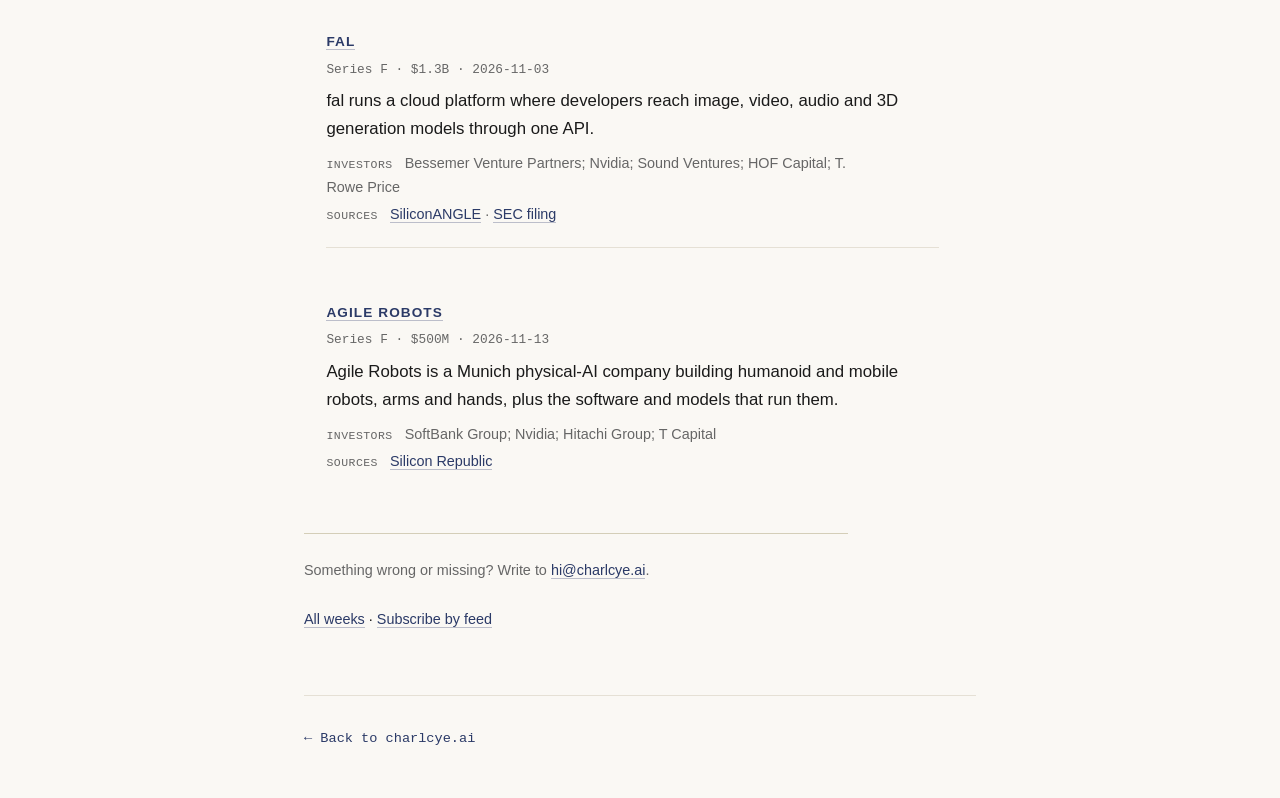
<file: funding-signal/2026-11-14/index.html>
<!DOCTYPE html>
<html lang="en">
<head>
  <meta charset="UTF-8" />
  <meta name="viewport" content="width=device-width, initial-scale=1.0" />
  <title>Funding signal, week of November 14, 2026 — Charlcye Mitchell</title>
  <meta name="description" content="32 tech funding announcements, checked against their sources." />
  <meta name="author" content="Charlcye Mitchell" />
  <link rel="canonical" href="https://charlcye.ai/funding-signal/2026-11-14/" />
  <meta property="og:type" content="website" />
  <meta property="og:title" content="Funding signal, week of November 14, 2026 — Charlcye Mitchell" />
  <meta property="og:description" content="32 tech funding announcements, checked against their sources." />
  <meta property="og:url" content="https://charlcye.ai/funding-signal/2026-11-14/" />
  <meta name="twitter:card" content="summary" />
  <meta name="twitter:title" content="Funding signal, week of November 14, 2026 — Charlcye Mitchell" />
  <meta name="twitter:description" content="32 tech funding announcements, checked against their sources." />
  <link rel="alternate" type="application/atom+xml" title="Funding signal" href="/funding-signal/feed.xml" />
  <link rel="icon" type="image/svg+xml" href="/favicon.svg" />
  <link rel="stylesheet" href="/styles.css" />
</head>
<body>

  <nav class="site-nav">
    <div class="site-nav-inner">
      <a class="site-nav-brand" href="/">Charlcye Mitchell</a>
      <ul class="site-nav-links">
        <li><a href="/#writing">Writing</a></li>
        <li><a href="/#work">Work</a></li>
        <li><a href="/#connect">Connect</a></li>
      </ul>
    </div>
  </nav>

  <main class="paper-main">
    <article class="paper">
      <header class="paper-header">
        <p class="eyebrow">FUNDING SIGNAL · NOVEMBER 14, 2026</p>
        <h1>Week of November 14, 2026</h1>
        <p class="paper-subtitle">32 tech funding announcements, checked against their sources.</p>
      </header>
      <div class="paper-body fs-body">
      <section class="fs-week">
        <h2>Companies</h2>
        <h3 class="fs-stage">Pre-seed</h3>
        <ul class="fs-list">
        <li class="fs-entry">
          <h4 class="fs-company"><a href="https://lumepay.com/" rel="noopener">Lumepay</a></h4>
          <p class="fs-meta">Pre-Seed · $6M · 2026-11-10</p>
          <p class="fs-desc">Lumepay is a South African B2B cross-border payments platform for African businesses, combining banking channels with digital-asset infrastructure.</p>
          <p class="fs-detail"><span>Investors</span> not stated</p>
          <p class="fs-detail"><span>Sources</span> <a href="https://thecondia.com/lumepay-raises-6m-pre-seed/" rel="noopener">The Condia</a></p>
        </li>
        <li class="fs-entry">
          <h4 class="fs-company"><a href="https://morsa.ai/" rel="noopener">Morsa</a></h4>
          <p class="fs-meta">Pre-Seed · $1.5M · 2026-11-13</p>
          <p class="fs-desc">Morsa builds an AI operations agent for manufacturing plants that connects to ERP and MES systems and chases operational tasks.</p>
          <p class="fs-detail"><span>Investors</span> Jackson Square Ventures; a16z Scout Fund</p>
          <p class="fs-detail"><span>Sources</span> <a href="https://www.cxodigitalpulse.com/morsa-raises-1-5-million-pre-seed-led-by-jackson-square-ventures-to-deploy-autonomous-ai-agents-in-manufacturing-operations/" rel="noopener">CXO Digitalpulse</a></p>
        </li>
        </ul>
        <h3 class="fs-stage">Series A</h3>
        <ul class="fs-list">
        <li class="fs-entry">
          <h4 class="fs-company"><a href="https://mirendil.com/" rel="noopener">Mirendil</a></h4>
          <p class="fs-meta">Series A · $1B · 2026-11-12</p>
          <p class="fs-desc">Mirendil is an AI lab that trains advanced models for AI research and restructures its own operations around them to make research more autonomous.</p>
          <p class="fs-detail"><span>Investors</span> Kleiner Perkins; Clearlake Capital; Battery Ventures; Doerr Capital; Gil and Co; Google; M13; Pear VC; S32</p>
          <p class="fs-detail"><span>Sources</span> <a href="https://www.prnewswire.com/news-releases/mirendil-raises-1b-to-democratize-frontier-ai-rd-302937248.html" rel="noopener">PR Newswire</a></p>
        </li>
        <li class="fs-entry">
          <h4 class="fs-company"><a href="https://www.uforce.com/" rel="noopener">UFORCE</a></h4>
          <p class="fs-meta">Series A · $700M · 2026-11-12</p>
          <p class="fs-desc">London-headquartered, Ukraine-founded defence technology company building uncrewed air, land and sea systems plus AI and command-and-control software.</p>
          <p class="fs-detail"><span>Investors</span> Valor Equity Partners; UK National Wealth Fund; US-Ukraine Reconstruction Investment Fund; Menlo Ventures; Xantium; Hiro Capital; Shield Capital; Ballistic Ventures</p>
          <p class="fs-detail"><span>Sources</span> <a href="https://www.naval-technology.com/news/uforce-series-a-700m/" rel="noopener">Naval Technology</a></p>
        </li>
        <li class="fs-entry">
          <h4 class="fs-company">Alta</h4>
          <p class="fs-meta">Series A · $47.5M · 2026-11-10</p>
          <p class="fs-desc">Alta is building a Layer 1 blockchain network for regulated banks and financial institutions with private, compliant asset transfers.</p>
          <p class="fs-detail"><span>Investors</span> Index Ventures; GV; Blackbird Ventures; Square Peg; Capital 49</p>
          <p class="fs-detail"><span>Sources</span> <a href="https://thepaypers.com/fintech/news/alta-raises-usd-475-mln-series-a-for-institutional-blockchain" rel="noopener">The Paypers</a>, <a href="https://fintechnews.sg/140899/funding/alta-series-a-blockchain-banks-airwallex/" rel="noopener">Fintechnews.sg</a></p>
        </li>
        <li class="fs-entry">
          <h4 class="fs-company"><a href="https://www.graphonlabs.ai/" rel="noopener">Graphon Labs</a></h4>
          <p class="fs-meta">Series A · $35M · 2026-11-10</p>
          <p class="fs-desc">Graphon Labs sells AI memory infrastructure: APIs that index multimodal data into a connected graph so AI agents can recall information across sources.</p>
          <p class="fs-detail"><span>Investors</span> RRE Ventures; HP; Energy Impact Partners; Hitachi Ventures; Gaia VC</p>
          <p class="fs-detail"><span>Sources</span> <a href="https://thenextweb.com/news/graphon-labs-35m-series-a-ai-agent-memory" rel="noopener">The Next Web</a></p>
        </li>
        <li class="fs-entry">
          <h4 class="fs-company"><a href="https://se3.ai/" rel="noopener">SE3</a></h4>
          <p class="fs-meta">Series A · $30M · 2026-11-12</p>
          <p class="fs-desc">Munich company that makes spatial intelligence software giving drones and ground vehicles a shared 3D view of their surroundings, including where GPS is jammed.</p>
          <p class="fs-detail"><span>Investors</span> Accel; Keen Venture Partners; Lakestar; Seedcamp</p>
          <p class="fs-detail"><span>Sources</span> <a href="https://thenextweb.com/news/se3-30m-series-a-accel-spatial-intelligence-drones" rel="noopener">The Next Web</a></p>
        </li>
        <li class="fs-entry">
          <h4 class="fs-company">Lumbra</h4>
          <p class="fs-meta">Series A · $25M · 2026-11-10</p>
          <p class="fs-desc">Lumbra builds LumbraOS, a platform for orchestrating AI agents in secure, high-consequence environments, starting with defense.</p>
          <p class="fs-detail"><span>Investors</span> Point72 Ventures; Ansa Capital; Costanoa Ventures</p>
          <p class="fs-detail"><span>Sources</span> <a href="https://www.tectonicdefense.com/exclusive-agentic-ai-startup-lumbra-raises-25m-series-a/" rel="noopener">Tectonic Defense</a></p>
        </li>
        <li class="fs-entry">
          <h4 class="fs-company"><a href="https://www.hatz.ai/" rel="noopener">Hatz AI</a></h4>
          <p class="fs-meta">Series A · $24M · 2026-11-12</p>
          <p class="fs-desc">Hatz AI is an AI platform sold through managed service providers, which resell it to small and medium-sized businesses.</p>
          <p class="fs-detail"><span>Investors</span> Nadia Partners; Vestigo Ventures; The Private Shares Fund</p>
          <p class="fs-detail"><span>Sources</span> <a href="https://www.unite.ai/hatz-ai-secures-24m-series-a-to-grow-its-engineering-teams/" rel="noopener">Unite.AI</a></p>
        </li>
        <li class="fs-entry">
          <h4 class="fs-company"><a href="https://www.nebuly.com/" rel="noopener">Nebuly</a></h4>
          <p class="fs-meta">Series A · $21M · 2026-11-12</p>
          <p class="fs-desc">Nebuly is an ROI platform that measures the value and usage of enterprise AI agents.</p>
          <p class="fs-detail"><span>Investors</span> Planven; Exor Ventures; Tenacity Capital; TGVG Capital; Founders Factory; CDP Venture Capital SGR</p>
          <p class="fs-detail"><span>Sources</span> <a href="https://www.unite.ai/nebuly-raises-21m-series-a-to-expand-enterprise-ai-measurement/" rel="noopener">Unite.AI</a></p>
          <p class="fs-detail fs-hiring">Nebuly is hiring (ATX or remote) for: Full-stack Engineer; Founding Account Executive - US (NYC); Sales Engineer - Turin or Remote; AI Engineer; Sales Engineer - US East Region; Regional Sales Manager (RSM) - Middle East; and 3 more. <a href="https://jobs.ashbyhq.com/nebuly" rel="noopener">Careers</a></p>
        </li>
        <li class="fs-entry">
          <h4 class="fs-company">WhiteMatter</h4>
          <p class="fs-meta">Series A · $20M · 2026-11-10</p>
          <p class="fs-desc">WhiteMatter is a platform that secures and governs enterprise AI agents by deploying a dedicated guardian agent for each one.</p>
          <p class="fs-detail"><span>Investors</span> Blumberg Capital; Crew Capital; Sprout and Oak</p>
          <p class="fs-detail"><span>Sources</span> <a href="https://www.securityweek.com/whitematter-raises-20-million-in-series-a-funding/" rel="noopener">SecurityWeek</a></p>
        </li>
        <li class="fs-entry">
          <h4 class="fs-company"><a href="https://4minds.ai/" rel="noopener">4Minds</a></h4>
          <p class="fs-meta">Series A · $15M · 2026-11-12</p>
          <p class="fs-desc">4Minds builds enterprise AI software that creates company-specific AI systems from data across business systems and runs inside the customer environment.</p>
          <p class="fs-detail"><span>Investors</span> Waterwood Capital Group; Isom Holdings</p>
          <p class="fs-detail"><span>Sources</span> <a href="https://dallasinnovates.com/dallas-ai-startup-4minds-raises-15m-series-a-at-500m-valuation/" rel="noopener">Dallas Innovates</a></p>
        </li>
        <li class="fs-entry">
          <h4 class="fs-company"><a href="https://www.tristar.ai/" rel="noopener">Tristar AI</a></h4>
          <p class="fs-meta">Series A · $12.4M · 2026-11-12</p>
          <p class="fs-desc">Tristar AI provides computer-vision visual inspection and production monitoring for manufacturers.</p>
          <p class="fs-detail"><span>Investors</span> Isogon Ventures; Blackhorn Ventures; Ford Street Ventures; ISAI Cap Venture; Las Olas VC; NextView Ventures; Seraph Partners; SNR Ventures; TenOneTen</p>
          <p class="fs-detail"><span>Sources</span> <a href="https://www.prnewswire.com/news-releases/tristar-ai-raises-12-4m-series-a-to-give-manufacturers-a-quality-inspector-that-never-blinks-302937353.html" rel="noopener">PR Newswire</a></p>
        </li>
        </ul>
        <h3 class="fs-stage">Series B</h3>
        <ul class="fs-list">
        <li class="fs-entry">
          <h4 class="fs-company"><a href="https://www.traversal.com/" rel="noopener">Traversal</a></h4>
          <p class="fs-meta">Series B · $120M · 2026-11-04</p>
          <p class="fs-desc">Traversal is an AI site-reliability platform that investigates production incidents, triages alerts and warns when code changes could break live systems.</p>
          <p class="fs-detail"><span>Investors</span> Kleiner Perkins; Redpoint Ventures; Khosla Ventures; Sequoia Capital; Battery Ventures; Amex Ventures</p>
          <p class="fs-detail"><span>Sources</span> <a href="https://thenextweb.com/news/traversal-120m-series-b-1b-valuation-ai-sre" rel="noopener">The Next Web</a></p>
          <p class="fs-detail fs-hiring">Traversal is hiring (ATX or remote) for: Enterprise Account Executive - East; Solutions Engineer - East; Enterprise Account Executive - West; Solutions Engineer - West; AI Adoption Engineer - East; AI Adoption Engineer - West; and 7 more. <a href="https://www.traversal.com/careers" rel="noopener">Careers</a></p>
        </li>
        <li class="fs-entry">
          <h4 class="fs-company"><a href="https://www.rox.com/" rel="noopener">Rox</a></h4>
          <p class="fs-meta">Series B · $100M · 2026-11-11</p>
          <p class="fs-desc">Rox is a revenue automation platform that uses AI agents to generate pipeline, qualify leads, book meetings and manage deals for large enterprises.</p>
          <p class="fs-detail"><span>Investors</span> General Catalyst; March Capital; Sequoia Capital; GV; Prosperity7</p>
          <p class="fs-detail"><span>Sources</span> <a href="https://valueaddvc.com/pulse/rox-100m-series-b-1-3b-valuation-salesforce-2026" rel="noopener">ValueAdd VC</a></p>
          <p class="fs-detail fs-hiring">Rox is hiring (ATX or remote) for: Strategic Account Executive (NY); Strategic Account Executive (Austin); Solutions Engineer (Austin); Prospect; Director, Central (Austin); Forward Deployed Engineer (NYC). <a href="https://www.rox.com/careers" rel="noopener">Careers</a></p>
        </li>
        <li class="fs-entry">
          <h4 class="fs-company"><a href="https://daylight.ai/" rel="noopener">Daylight</a></h4>
          <p class="fs-meta">Series B · $80M · 2026-11-12</p>
          <p class="fs-desc">Daylight is a New York managed security service combining AI and human analysts for threat detection and response.</p>
          <p class="fs-detail"><span>Investors</span> Goldman Sachs Alternatives; Okta Ventures; Bain Capital; Craft Ventures; Vintage Partners; Maple Capital</p>
          <p class="fs-detail"><span>Sources</span> <a href="https://securitybrief.com.au/story/daylight-raises-usd-80-million-to-scale-ai-security" rel="noopener">SecurityBrief Australia</a>, <a href="https://www.ynetnews.com/business/article/rk7be5gcze" rel="noopener">Ynet</a></p>
          <p class="fs-detail fs-hiring">Daylight is hiring (ATX or remote) for: Customer Success Engineer (CSE); Mid-Market Account Executive - Mid-Atlantic; Mid-Market Account Executive - New York; Mid-Market Account Executive - NorCal; Mid-Market Account Executive - PNW; Mid-Market Account Executive - Southeast; and 17 more. <a href="https://daylight.ai/careers" rel="noopener">Careers</a></p>
        </li>
        <li class="fs-entry">
          <h4 class="fs-company"><a href="https://www.chartahealth.com/" rel="noopener">Charta Health</a></h4>
          <p class="fs-meta">Series B · $55M · 2026-11-10</p>
          <p class="fs-desc">Charta Health sells AI software that reviews clinical documentation against coding and payer rules before claims are submitted, for providers and health plans.</p>
          <p class="fs-detail"><span>Investors</span> Insight Partners; Bain Capital Ventures; Madrona; South Park Commons; QuantumLight</p>
          <p class="fs-detail"><span>Sources</span> <a href="https://www.insightpartners.com/?p=29195" rel="noopener">Insight Partners</a></p>
          <p class="fs-detail fs-hiring">Charta Health is hiring (ATX or remote) for: Customer Engineer; Technical Recruiter; Campus Recruiter. <a href="https://www.chartahealth.com/careers" rel="noopener">Careers</a></p>
        </li>
        <li class="fs-entry">
          <h4 class="fs-company"><a href="https://www.shopgarage.com/" rel="noopener">Garage</a></h4>
          <p class="fs-meta">Series B · $41M · 2026-11-10</p>
          <p class="fs-desc">Garage runs an online marketplace for used fire trucks and other municipal and heavy equipment without holding inventory.</p>
          <p class="fs-detail"><span>Investors</span> Invus Opportunities; Infinity Ventures; Initialized Capital; Y Combinator; Benchstrength; FJ Labs</p>
          <p class="fs-detail"><span>Sources</span> <a href="https://fortune.com/2026/11/10/garage-used-fire-trucks-martin-hunt-funding/" rel="noopener">Fortune</a>, <a href="https://www.webwire.com/ViewPressRel.asp?aId=363956" rel="noopener">WebWire</a></p>
          <p class="fs-detail fs-hiring">Garage is hiring (ATX or remote) for: Account Executive; Sales Lead; Performance Marketer. <a href="https://www.shopgarage.com/careers" rel="noopener">Careers</a></p>
        </li>
        <li class="fs-entry">
          <h4 class="fs-company"><a href="https://www.zushealth.com/" rel="noopener">Zus Health</a></h4>
          <p class="fs-meta">Series B · $33M · 2026-11-10</p>
          <p class="fs-desc">Zus Health is a healthcare data platform that aggregates patient records across systems through APIs.</p>
          <p class="fs-detail"><span>Investors</span> Drive Capital; Sanofi Ventures; HealthX Ventures; Alumni Ventures; a16z; F-Prime; Maverick Ventures; JAZZ Venture Partners</p>
          <p class="fs-detail"><span>Sources</span> <a href="https://www.goodwinlaw.com/en/news-and-events/news/2026/11/announcements-technology-hltc-goodwin-advises-zus-health-33-million-series-b-financing" rel="noopener">Goodwin</a></p>
          <p class="fs-detail fs-hiring">Zus Health is hiring (ATX or remote) for: Data Acquisition Software Engineering Co-op. <a href="https://www.zushealth.com/careers" rel="noopener">Careers</a></p>
        </li>
        <li class="fs-entry">
          <h4 class="fs-company">Coreshell Technologies</h4>
          <p class="fs-meta">Series B · $30M · 2026-11-11</p>
          <p class="fs-desc">Coreshell makes lithium-ion battery anodes and cells using metallurgical silicon instead of graphite.</p>
          <p class="fs-detail"><span>Investors</span> Ferroglobe; Access Industries; ADS; Helios Ventures; Pegasus Tech Ventures; Mana Ventures; Entrada Ventures</p>
          <p class="fs-detail"><span>Sources</span> <a href="https://finviz.com/news/421093/coreshell-technologies-raises-30m-series-b-to-scale-china-free-batteries-for-us-industries" rel="noopener">PR Newswire via Finviz</a></p>
        </li>
        <li class="fs-entry">
          <h4 class="fs-company"><a href="https://griffin.com/" rel="noopener">Griffin</a></h4>
          <p class="fs-meta">Series B · $20M · 2026-11-12</p>
          <p class="fs-desc">Griffin is a UK licensed bank that provides banking APIs for fintechs and is adding cards and stablecoin services.</p>
          <p class="fs-detail"><span>Investors</span> Octagon Partners; Notion Capital; A+ Ventures; Nordic Ninja; Breega</p>
          <p class="fs-detail"><span>Sources</span> <a href="https://griffin.com/blog/series-b-announcement" rel="noopener">Griffin</a>, <a href="https://thenextweb.com/news/griffin-bank-20m-series-b-cards-stablecoins" rel="noopener">The Next Web</a></p>
        </li>
        <li class="fs-entry">
          <h4 class="fs-company"><a href="https://sparetech.io/" rel="noopener">SPARETECH</a></h4>
          <p class="fs-meta">Series B · $20M · 2026-11-10</p>
          <p class="fs-desc">SPARETECH is a German enterprise AI software company that helps manufacturers manage spare-parts data and cut inventory.</p>
          <p class="fs-detail"><span>Investors</span> Blume Equity; Insight Partners; Headline</p>
          <p class="fs-detail"><span>Sources</span> <a href="https://www.manufacturingdive.com/press-release/20261110-sparetech-raises-20m-series-b-to-help-manufacturers-cut-industrial-spare-p/" rel="noopener">Manufacturing Dive</a></p>
        </li>
        </ul>
        <h3 class="fs-stage">Series C</h3>
        <ul class="fs-list">
        <li class="fs-entry">
          <h4 class="fs-company"><a href="https://fractile.com/" rel="noopener">Fractile</a></h4>
          <p class="fs-meta">Series C · $720M · 2026-11-11</p>
          <p class="fs-desc">Fractile designs full-stack chips and systems to run frontier AI models at much higher speeds.</p>
          <p class="fs-detail"><span>Investors</span> Thrive Capital; Founders Fund; Lightspeed; Redpoint; UK Sovereign AI Fund; British Business Bank; CapitalG</p>
          <p class="fs-detail"><span>Sources</span> <a href="https://siliconangle.com/2026/11/11/inference-chip-developer-fractile-raises-720m-in-funding/" rel="noopener">SiliconANGLE</a>, <a href="https://thenextweb.com/news/fractile-7bn-valuation-720m-ai-inference-chips" rel="noopener">The Next Web</a></p>
          <p class="fs-detail fs-hiring">Fractile is hiring (ATX or remote) for: Semiconductor Product Engineer. <a href="https://fractile.com/jobs" rel="noopener">Careers</a></p>
        </li>
        <li class="fs-entry">
          <h4 class="fs-company"><a href="https://www.langchain.com/" rel="noopener">LangChain</a></h4>
          <p class="fs-meta">Series C · $300M · 2026-11-13</p>
          <p class="fs-desc">LangChain provides an open-source and commercial platform for building, testing, deploying and governing AI agents.</p>
          <p class="fs-detail"><span>Investors</span> CapitalG; GIC; DFJ Growth; IVP; Sapphire Ventures</p>
          <p class="fs-detail"><span>Sources</span> <a href="https://www.langchain.com/blog/series-c" rel="noopener">LangChain</a></p>
          <p class="fs-detail fs-hiring">LangChain is hiring (ATX or remote) for: Enterprise Account Executive (San Francisco Bay Area); Senior Frontend Engineer, AI Observability &amp; Evals Platform; Enterprise Account Executive (Florida); Enterprise Account Executive (Atlanta); Senior Frontend Platform Engineer, Design Systems; Commercial Account Executive (SF); and 17 more. <a href="https://www.langchain.com/careers" rel="noopener">Careers</a></p>
        </li>
        <li class="fs-entry">
          <h4 class="fs-company"><a href="https://q-ctrl.com/" rel="noopener">Q-CTRL</a></h4>
          <p class="fs-meta">Series C · $290M · 2026-11-12</p>
          <p class="fs-desc">Q-CTRL builds AI-driven infrastructure software for quantum computers and quantum sensors.</p>
          <p class="fs-detail"><span>Investors</span> Salesforce Ventures; Bullhound Capital; Affinity Partners; AMD Ventures; EDGE Group; NRFC; MPower Partners; SPARX; Lockheed Martin Ventures; In-Q-Tel; DCVC</p>
          <p class="fs-detail"><span>Sources</span> <a href="https://q-ctrl.com/blog" rel="noopener">Q-CTRL</a>, <a href="https://quantumcomputingreport.com/q-ctrl-raises-290-million-in-series-c-funding-led-by-salesforce-ventures-to-scale-quantum-infrastructure-software/" rel="noopener">Quantum Computing Report</a></p>
        </li>
        <li class="fs-entry">
          <h4 class="fs-company"><a href="https://nominal.io/" rel="noopener">Nominal</a></h4>
          <p class="fs-meta">Series C · $240M · 2026-11-09</p>
          <p class="fs-desc">Nominal sells software that helps engineers capture, analyze and build AI agents on test data from physical machines such as aircraft, satellites and robots.</p>
          <p class="fs-detail"><span>Investors</span> Lightspeed Venture Partners; Insight Partners; Lux Capital; Sequoia; General Catalyst; Founders Fund; Avenir; Salesforce Ventures; M13; Lockheed Martin Ventures</p>
          <p class="fs-detail"><span>Sources</span> <a href="https://thenextweb.com/news/nominal-series-c-240m-3b-valuation-hardware-ai" rel="noopener">The Next Web</a></p>
        </li>
        <li class="fs-entry">
          <h4 class="fs-company"><a href="https://databento.com/" rel="noopener">Databento</a></h4>
          <p class="fs-meta">Series C · $100M · 2026-11-12</p>
          <p class="fs-desc">Databento is a market data provider selling real-time and historical futures, options, equities and index data through one API.</p>
          <p class="fs-detail"><span>Investors</span> Fifth Down Capital; NEA; DRW Venture Capital; Tribe Capital; Hedosophia; Fitch Ventures</p>
          <p class="fs-detail"><span>Sources</span> <a href="https://www.prnewswire.com/news-releases/databento-raises-100-million-series-c-at-1-1-billion-valuation-302937375.html" rel="noopener">PR Newswire</a> · <a href="https://www.sec.gov/Archives/edgar/data/1784241/000178424126000004/0001784241-26-000004-index.htm" rel="noopener">SEC filing</a></p>
          <p class="fs-detail fs-hiring">Databento is hiring (ATX or remote) for: Events Specialist; Financial Data Sales Associate, EMEA; Product Marketing Specialist; Quantitative Sales Associate; Site Reliability Engineer; Software Engineer (C++/C#); and 6 more. <a href="https://databento.com/careers" rel="noopener">Careers</a></p>
        </li>
        <li class="fs-entry">
          <h4 class="fs-company"><a href="https://www.clara.com/" rel="noopener">Clara</a></h4>
          <p class="fs-meta">Series C · $65M · 2026-11-10</p>
          <p class="fs-desc">Clara is a Mexico City spend-management and corporate card platform for businesses in Latin America.</p>
          <p class="fs-detail"><span>Investors</span> Citius; Kaszek; DEG; Acrew Capital; Citi Ventures; Coatue; Commerce Ventures; DST Global Partners; General Catalyst; Notable Capital; CMT Digital; Nascent VC</p>
          <p class="fs-detail"><span>Sources</span> <a href="https://www.clara.com/resources/newsroom/clara-raises-105-million-series-c-and-growth-financing" rel="noopener">Clara</a>, <a href="https://www.thesaasnews.com/news/clara-raises-105m-series-c/" rel="noopener">The SaaS News</a></p>
        </li>
        <li class="fs-entry">
          <h4 class="fs-company"><a href="https://finitestate.io/" rel="noopener">Finite State</a></h4>
          <p class="fs-meta">Series C · $27M · 2026-11-10</p>
          <p class="fs-desc">Finite State is a product-security platform that analyzes firmware in connected devices to find exploitable vulnerabilities and produce compliance evidence.</p>
          <p class="fs-detail"><span>Investors</span> The O.H.I.O. Fund; CIBC Innovation Banking; Energy Impact Partners; Energize Capital; National Grid Partners</p>
          <p class="fs-detail"><span>Sources</span> <a href="https://www.csoonline.com/article/4247149/finite-state-raises-27-million-to-help-device-makers-fight-vulnpocalypse-with-ai-powered-product-security.html" rel="noopener">CSO Online</a></p>
        </li>
        </ul>
        <h3 class="fs-stage">Series D</h3>
        <ul class="fs-list">
        <li class="fs-entry">
          <h4 class="fs-company"><a href="https://www.cesiumastro.com/" rel="noopener">CesiumAstro</a></h4>
          <p class="fs-meta">Series D · $730M · 2026-11-05</p>
          <p class="fs-desc">CesiumAstro makes space and defense communications systems and satellites, and plans a satellite constellation.</p>
          <p class="fs-detail"><span>Investors</span> Janus Henderson; Insight Partners; Sands Capital; Sumitomo Corporation of Americas; Woven Capital; Magnetar; NewSpace Capital</p>
          <p class="fs-detail"><span>Sources</span> <a href="https://www.satellitetoday.com/finance/2026/11/06/cesiumastro-raises-730m-series-d-to-fund-synchronicity-constellation/" rel="noopener">Via Satellite</a></p>
        </li>
        </ul>
        <h3 class="fs-stage">Series F</h3>
        <ul class="fs-list">
        <li class="fs-entry">
          <h4 class="fs-company"><a href="https://fal.ai/" rel="noopener">fal</a></h4>
          <p class="fs-meta">Series F · $1.3B · 2026-11-03</p>
          <p class="fs-desc">fal runs a cloud platform where developers reach image, video, audio and 3D generation models through one API.</p>
          <p class="fs-detail"><span>Investors</span> Bessemer Venture Partners; Nvidia; Sound Ventures; HOF Capital; T. Rowe Price</p>
          <p class="fs-detail"><span>Sources</span> <a href="https://siliconangle.com/2026/11/03/generative-media-inference-startup-fal-raises-1-3b-at-a-16b-valuation/" rel="noopener">SiliconANGLE</a> · <a href="https://www.sec.gov/Archives/edgar/data/1938621/000193862126000004/0001938621-26-000004-index.htm" rel="noopener">SEC filing</a></p>
        </li>
        <li class="fs-entry">
          <h4 class="fs-company"><a href="https://www.agile-robots.com/" rel="noopener">Agile Robots</a></h4>
          <p class="fs-meta">Series F · $500M · 2026-11-13</p>
          <p class="fs-desc">Agile Robots is a Munich physical-AI company building humanoid and mobile robots, arms and hands, plus the software and models that run them.</p>
          <p class="fs-detail"><span>Investors</span> SoftBank Group; Nvidia; Hitachi Group; T Capital</p>
          <p class="fs-detail"><span>Sources</span> <a href="https://www.siliconrepublic.com/start-ups/germanys-agile-robots-raises-500m-at-8-5bn-valuation" rel="noopener">Silicon Republic</a></p>
        </li>
        </ul>
      </section>
      <p class="fs-method">
        Something wrong or missing? Write to
        <a href="mailto:hi@charlcye.ai">hi@charlcye.ai</a>.
      </p>
      <p class="fs-feed"><a href="/funding-signal/">All weeks</a> · <a href="/funding-signal/feed.xml">Subscribe by feed</a></p>
      </div>
      <p class="paper-back"><a href="/">← Back to charlcye.ai</a></p>
    </article>
  </main>
</body>
</html>
</file>
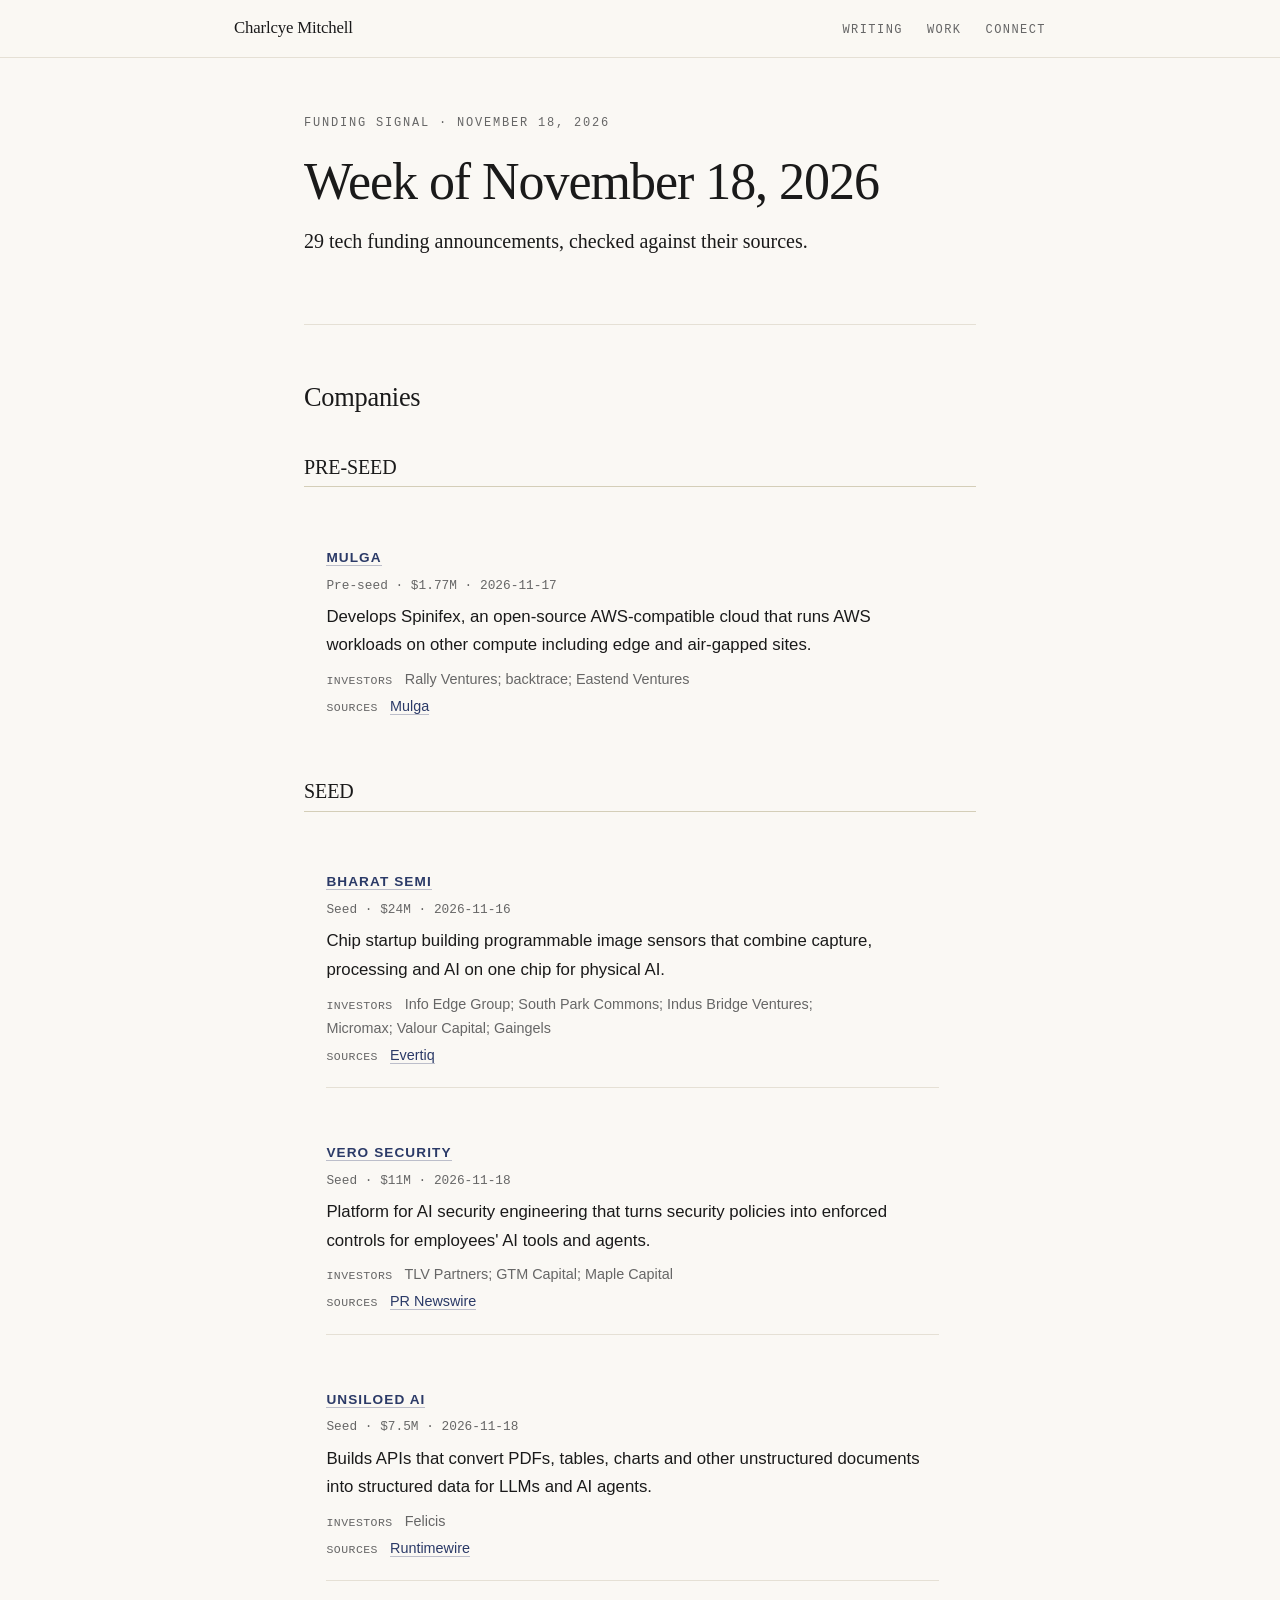
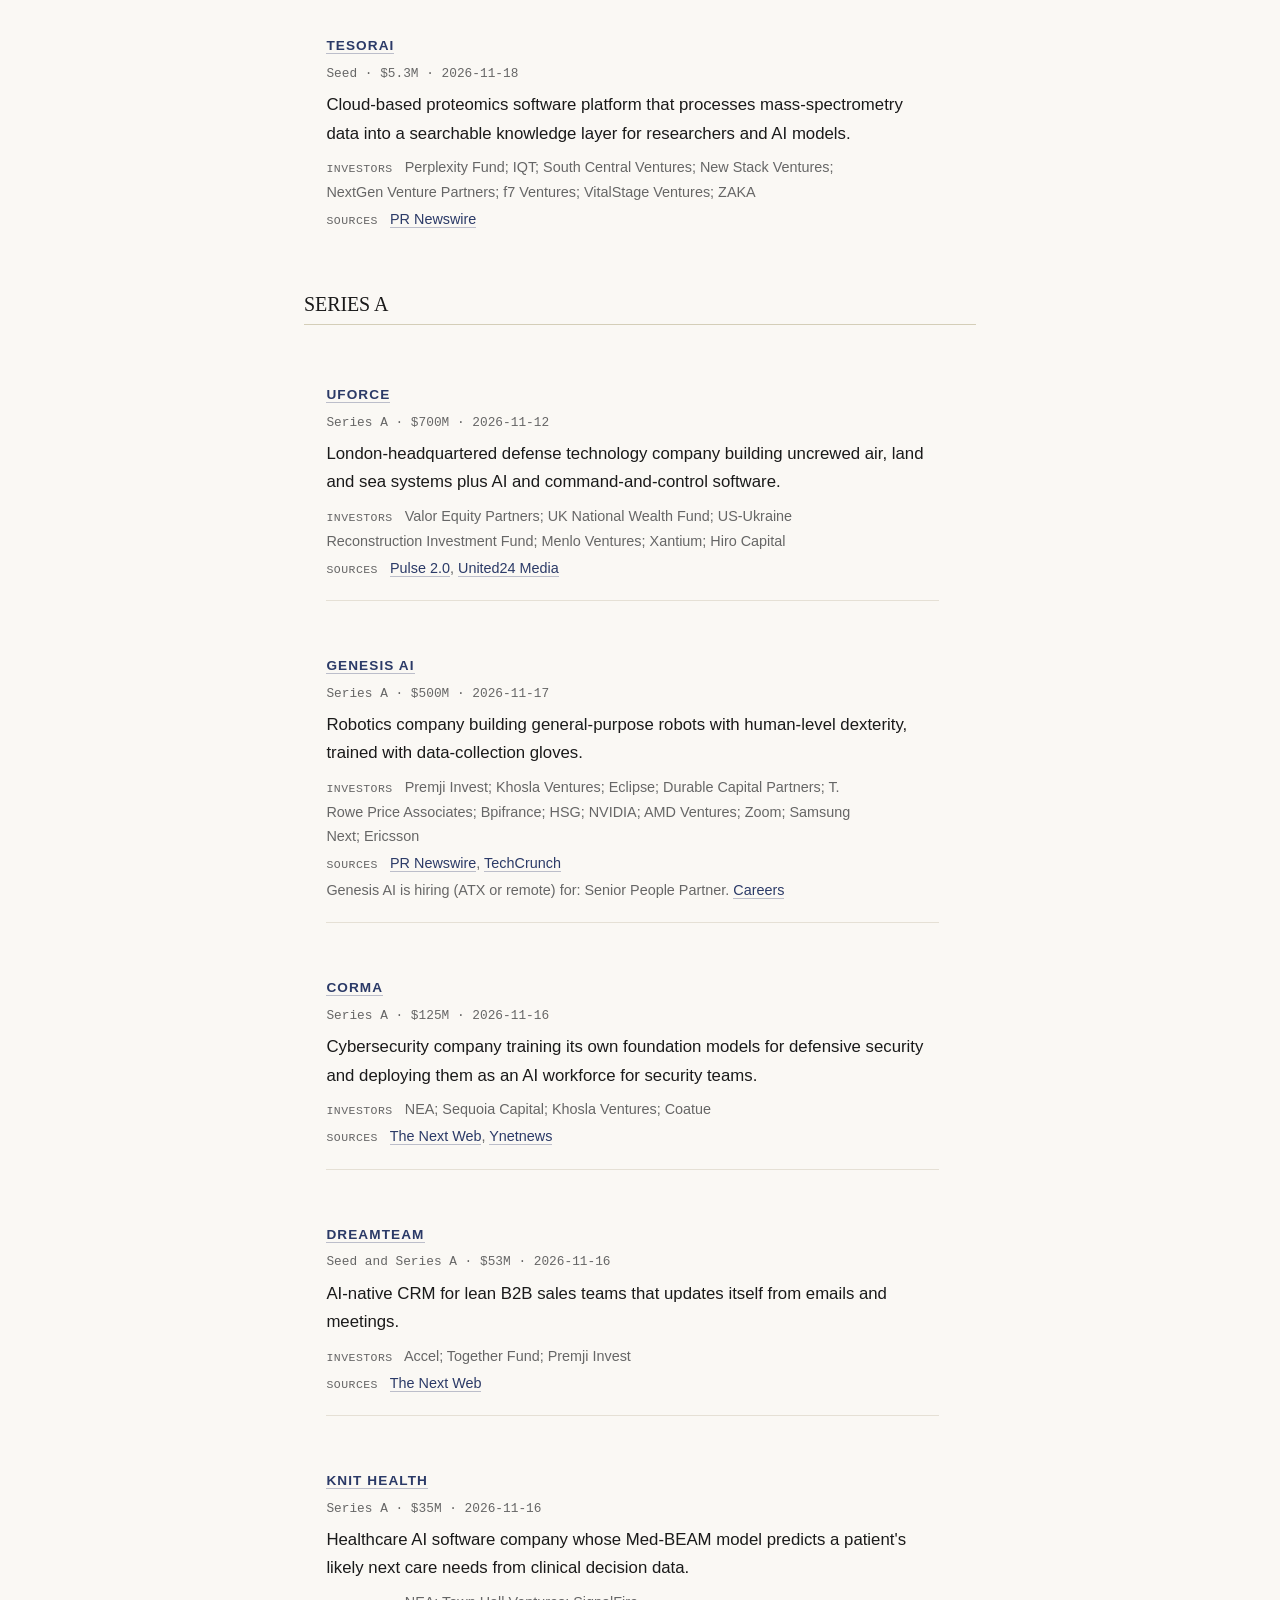
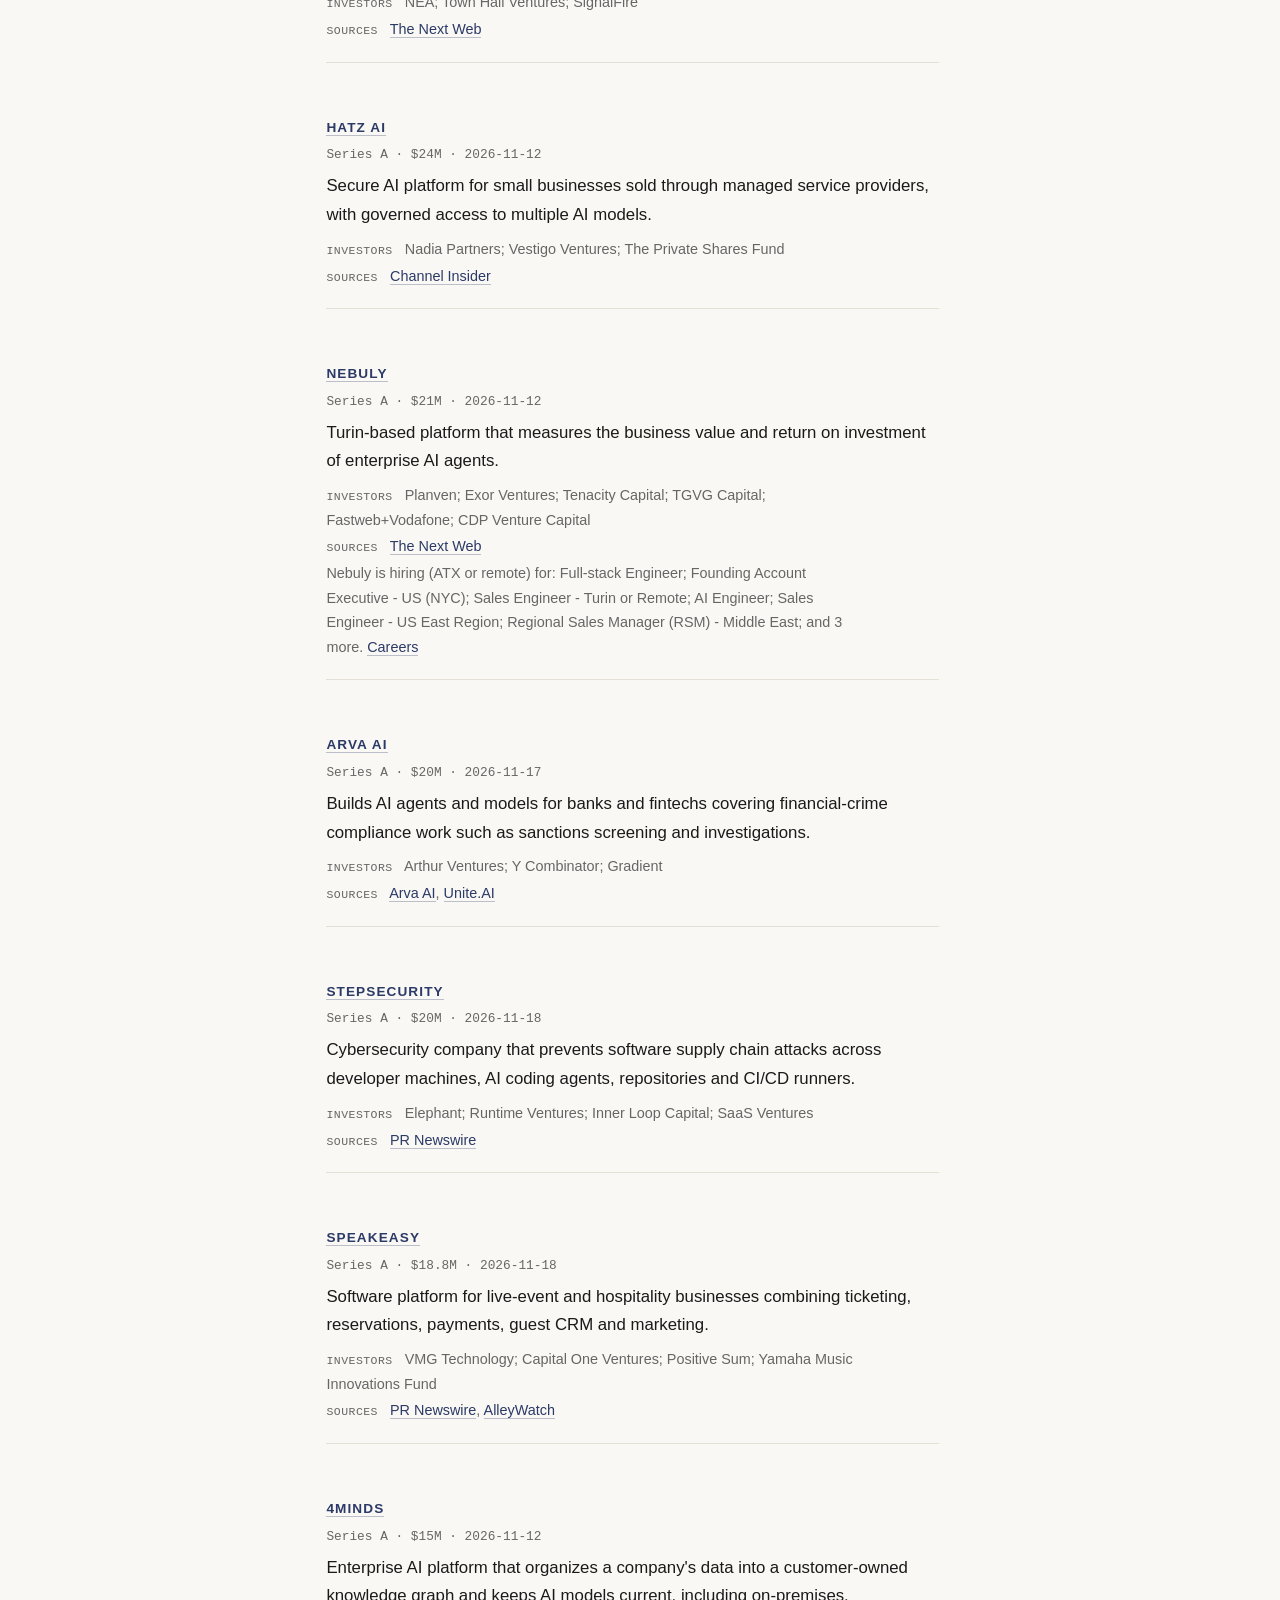
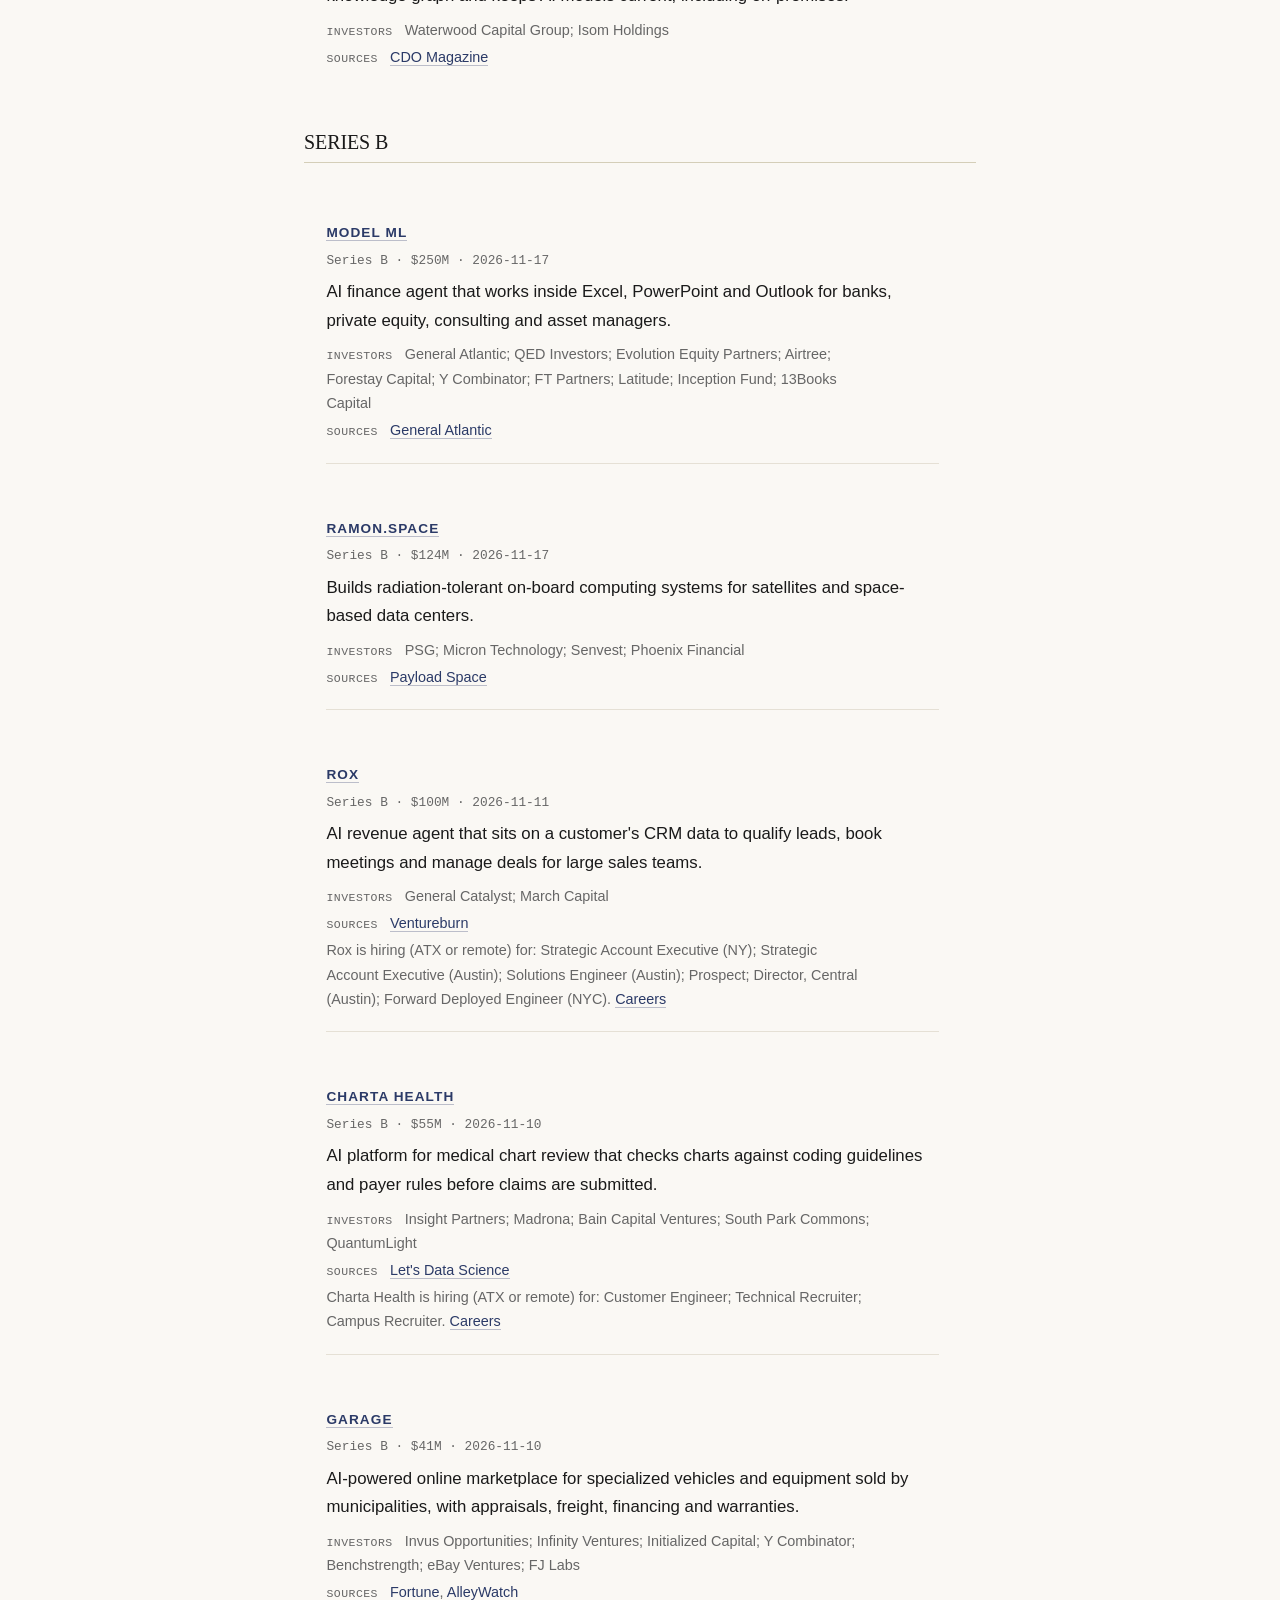
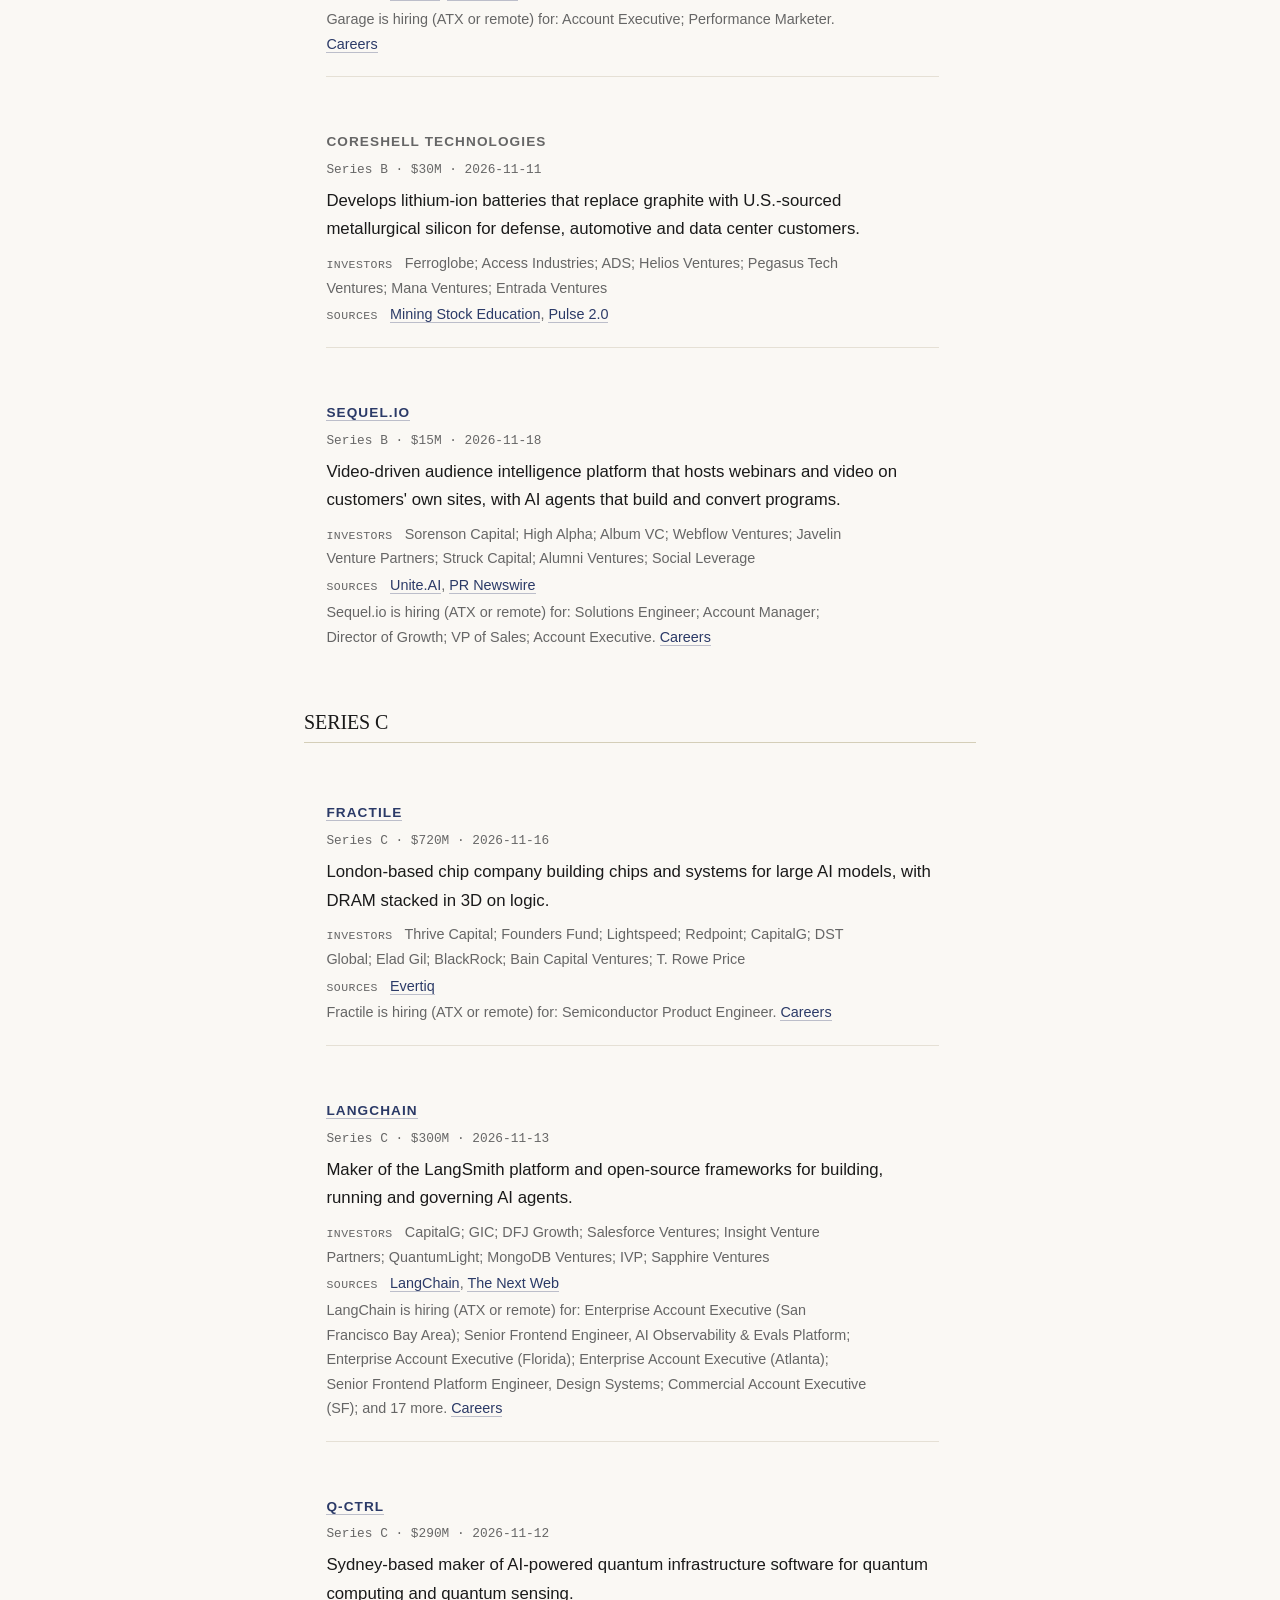
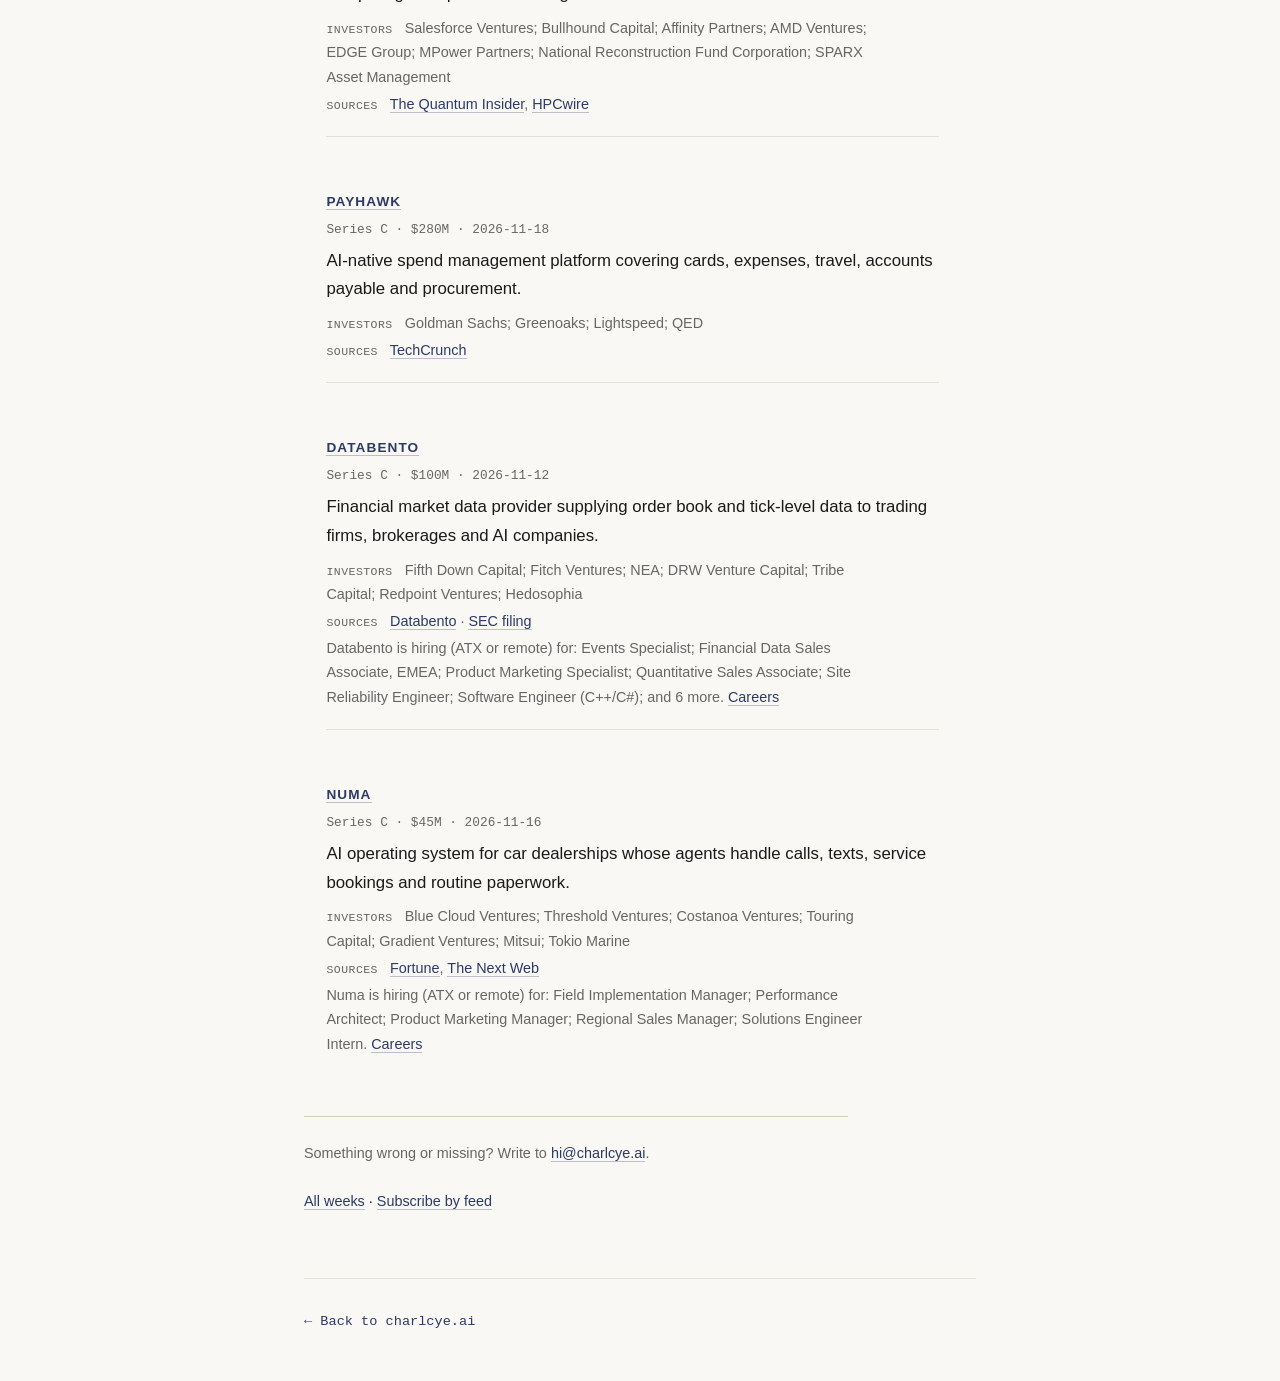
<file: funding-signal/2026-11-18/index.html>
<!DOCTYPE html>
<html lang="en">
<head>
  <meta charset="UTF-8" />
  <meta name="viewport" content="width=device-width, initial-scale=1.0" />
  <title>Funding signal, week of November 18, 2026 — Charlcye Mitchell</title>
  <meta name="description" content="29 tech funding announcements, checked against their sources." />
  <meta name="author" content="Charlcye Mitchell" />
  <link rel="canonical" href="https://charlcye.ai/funding-signal/2026-11-18/" />
  <meta property="og:type" content="website" />
  <meta property="og:title" content="Funding signal, week of November 18, 2026 — Charlcye Mitchell" />
  <meta property="og:description" content="29 tech funding announcements, checked against their sources." />
  <meta property="og:url" content="https://charlcye.ai/funding-signal/2026-11-18/" />
  <meta name="twitter:card" content="summary" />
  <meta name="twitter:title" content="Funding signal, week of November 18, 2026 — Charlcye Mitchell" />
  <meta name="twitter:description" content="29 tech funding announcements, checked against their sources." />
  <link rel="alternate" type="application/atom+xml" title="Funding signal" href="/funding-signal/feed.xml" />
  <link rel="icon" type="image/svg+xml" href="/favicon.svg" />
  <link rel="stylesheet" href="/styles.css" />
</head>
<body>

  <nav class="site-nav">
    <div class="site-nav-inner">
      <a class="site-nav-brand" href="/">Charlcye Mitchell</a>
      <ul class="site-nav-links">
        <li><a href="/#writing">Writing</a></li>
        <li><a href="/#work">Work</a></li>
        <li><a href="/#connect">Connect</a></li>
      </ul>
    </div>
  </nav>

  <main class="paper-main">
    <article class="paper">
      <header class="paper-header">
        <p class="eyebrow">FUNDING SIGNAL · NOVEMBER 18, 2026</p>
        <h1>Week of November 18, 2026</h1>
        <p class="paper-subtitle">29 tech funding announcements, checked against their sources.</p>
      </header>
      <div class="paper-body fs-body">
      <section class="fs-week">
        <h2>Companies</h2>
        <h3 class="fs-stage">Pre-seed</h3>
        <ul class="fs-list">
        <li class="fs-entry">
          <h4 class="fs-company"><a href="https://mulgadc.com/" rel="noopener">Mulga</a></h4>
          <p class="fs-meta">Pre-seed · $1.77M · 2026-11-17</p>
          <p class="fs-desc">Develops Spinifex, an open-source AWS-compatible cloud that runs AWS workloads on other compute including edge and air-gapped sites.</p>
          <p class="fs-detail"><span>Investors</span> Rally Ventures; backtrace; Eastend Ventures</p>
          <p class="fs-detail"><span>Sources</span> <a href="https://mulgadc.com/blog/mulga-pre-seed-funding" rel="noopener">Mulga</a></p>
        </li>
        </ul>
        <h3 class="fs-stage">Seed</h3>
        <ul class="fs-list">
        <li class="fs-entry">
          <h4 class="fs-company"><a href="https://bharatsemi.ai/" rel="noopener">Bharat Semi</a></h4>
          <p class="fs-meta">Seed · $24M · 2026-11-16</p>
          <p class="fs-desc">Chip startup building programmable image sensors that combine capture, processing and AI on one chip for physical AI.</p>
          <p class="fs-detail"><span>Investors</span> Info Edge Group; South Park Commons; Indus Bridge Ventures; Micromax; Valour Capital; Gaingels</p>
          <p class="fs-detail"><span>Sources</span> <a href="https://evertiq.com/news/2026-11-16-bharat-semi-raises-24-million-to-develop-intelligent-sensors-for-ai" rel="noopener">Evertiq</a></p>
        </li>
        <li class="fs-entry">
          <h4 class="fs-company"><a href="https://www.vero.security/" rel="noopener">Vero Security</a></h4>
          <p class="fs-meta">Seed · $11M · 2026-11-18</p>
          <p class="fs-desc">Platform for AI security engineering that turns security policies into enforced controls for employees&#x27; AI tools and agents.</p>
          <p class="fs-detail"><span>Investors</span> TLV Partners; GTM Capital; Maple Capital</p>
          <p class="fs-detail"><span>Sources</span> <a href="https://www.prnewswire.com/news-releases/vero-security-raises-11m-to-shape-how-ai-security-engineering-is-done-302943685.html" rel="noopener">PR Newswire</a></p>
        </li>
        <li class="fs-entry">
          <h4 class="fs-company"><a href="https://www.unsiloed.ai/" rel="noopener">Unsiloed AI</a></h4>
          <p class="fs-meta">Seed · $7.5M · 2026-11-18</p>
          <p class="fs-desc">Builds APIs that convert PDFs, tables, charts and other unstructured documents into structured data for LLMs and AI agents.</p>
          <p class="fs-detail"><span>Investors</span> Felicis</p>
          <p class="fs-detail"><span>Sources</span> <a href="https://runtimewire.com/article/unsiloed-ai-raises-7-5m-seed-felicis-document-agents" rel="noopener">Runtimewire</a></p>
        </li>
        <li class="fs-entry">
          <h4 class="fs-company"><a href="https://www.tesorai.com/" rel="noopener">Tesorai</a></h4>
          <p class="fs-meta">Seed · $5.3M · 2026-11-18</p>
          <p class="fs-desc">Cloud-based proteomics software platform that processes mass-spectrometry data into a searchable knowledge layer for researchers and AI models.</p>
          <p class="fs-detail"><span>Investors</span> Perplexity Fund; IQT; South Central Ventures; New Stack Ventures; NextGen Venture Partners; f7 Ventures; VitalStage Ventures; ZAKA</p>
          <p class="fs-detail"><span>Sources</span> <a href="https://www.prnewswire.com/news-releases/tesorai-raises-5-3-million-to-put-vast-troves-of-untapped-research-data-to-work-302944021.html" rel="noopener">PR Newswire</a></p>
        </li>
        </ul>
        <h3 class="fs-stage">Series A</h3>
        <ul class="fs-list">
        <li class="fs-entry">
          <h4 class="fs-company"><a href="https://www.uforce.com/" rel="noopener">UFORCE</a></h4>
          <p class="fs-meta">Series A · $700M · 2026-11-12</p>
          <p class="fs-desc">London-headquartered defense technology company building uncrewed air, land and sea systems plus AI and command-and-control software.</p>
          <p class="fs-detail"><span>Investors</span> Valor Equity Partners; UK National Wealth Fund; US-Ukraine Reconstruction Investment Fund; Menlo Ventures; Xantium; Hiro Capital</p>
          <p class="fs-detail"><span>Sources</span> <a href="https://pulse2.com/uforce-700-million-series-a-at-6-billion-valuation-expands-defense-manufacturing" rel="noopener">Pulse 2.0</a>, <a href="https://united24media.com/defense-tech/ukrainian-founded-uforce-raises-700-million-to-scale-combat-proven-drones-and-robots-24327" rel="noopener">United24 Media</a></p>
        </li>
        <li class="fs-entry">
          <h4 class="fs-company"><a href="https://www.genesis.ai/" rel="noopener">Genesis AI</a></h4>
          <p class="fs-meta">Series A · $500M · 2026-11-17</p>
          <p class="fs-desc">Robotics company building general-purpose robots with human-level dexterity, trained with data-collection gloves.</p>
          <p class="fs-detail"><span>Investors</span> Premji Invest; Khosla Ventures; Eclipse; Durable Capital Partners; T. Rowe Price Associates; Bpifrance; HSG; NVIDIA; AMD Ventures; Zoom; Samsung Next; Ericsson</p>
          <p class="fs-detail"><span>Sources</span> <a href="https://www.prnewswire.com/news-releases/genesis-ai-raises-500m-series-a-at-3-5b-valuation-to-master-human-level-dexterity-in-general-purpose-robots-and-deploy-at-scale-302941249.html" rel="noopener">PR Newswire</a>, <a href="https://techcrunch.com/2026/11/17/genesis-ai-raises-500-million-to-deploy-electric-glove-wearing-robots/" rel="noopener">TechCrunch</a></p>
          <p class="fs-detail fs-hiring">Genesis AI is hiring (ATX or remote) for: Senior People Partner. <a href="https://www.genesis.ai/careers" rel="noopener">Careers</a></p>
        </li>
        <li class="fs-entry">
          <h4 class="fs-company"><a href="https://www.corma.ai/" rel="noopener">Corma</a></h4>
          <p class="fs-meta">Series A · $125M · 2026-11-16</p>
          <p class="fs-desc">Cybersecurity company training its own foundation models for defensive security and deploying them as an AI workforce for security teams.</p>
          <p class="fs-detail"><span>Investors</span> NEA; Sequoia Capital; Khosla Ventures; Coatue</p>
          <p class="fs-detail"><span>Sources</span> <a href="https://thenextweb.com/news/corma-series-a-125m-1bn-valuation-nea" rel="noopener">The Next Web</a>, <a href="https://www.ynetnews.com/business/article/sju50socmg" rel="noopener">Ynetnews</a></p>
        </li>
        <li class="fs-entry">
          <h4 class="fs-company"><a href="https://www.dreamteam.ai/" rel="noopener">Dreamteam</a></h4>
          <p class="fs-meta">Seed and Series A · $53M · 2026-11-16</p>
          <p class="fs-desc">AI-native CRM for lean B2B sales teams that updates itself from emails and meetings.</p>
          <p class="fs-detail"><span>Investors</span> Accel; Together Fund; Premji Invest</p>
          <p class="fs-detail"><span>Sources</span> <a href="https://thenextweb.com/news/dreamteam-ai-native-crm-53m-accel" rel="noopener">The Next Web</a></p>
        </li>
        <li class="fs-entry">
          <h4 class="fs-company"><a href="https://www.knit.health/" rel="noopener">Knit Health</a></h4>
          <p class="fs-meta">Series A · $35M · 2026-11-16</p>
          <p class="fs-desc">Healthcare AI software company whose Med-BEAM model predicts a patient&#x27;s likely next care needs from clinical decision data.</p>
          <p class="fs-detail"><span>Investors</span> NEA; Town Hall Ventures; SignalFire</p>
          <p class="fs-detail"><span>Sources</span> <a href="https://thenextweb.com/news/knit-health-35m-series-a-nea-med-beam" rel="noopener">The Next Web</a></p>
        </li>
        <li class="fs-entry">
          <h4 class="fs-company"><a href="https://www.hatz.ai/" rel="noopener">Hatz AI</a></h4>
          <p class="fs-meta">Series A · $24M · 2026-11-12</p>
          <p class="fs-desc">Secure AI platform for small businesses sold through managed service providers, with governed access to multiple AI models.</p>
          <p class="fs-detail"><span>Investors</span> Nadia Partners; Vestigo Ventures; The Private Shares Fund</p>
          <p class="fs-detail"><span>Sources</span> <a href="https://www.channelinsider.com/channel-business/hatz-ai-24m-series-a-msp-growth/" rel="noopener">Channel Insider</a></p>
        </li>
        <li class="fs-entry">
          <h4 class="fs-company"><a href="https://www.nebuly.com/" rel="noopener">Nebuly</a></h4>
          <p class="fs-meta">Series A · $21M · 2026-11-12</p>
          <p class="fs-desc">Turin-based platform that measures the business value and return on investment of enterprise AI agents.</p>
          <p class="fs-detail"><span>Investors</span> Planven; Exor Ventures; Tenacity Capital; TGVG Capital; Fastweb+Vodafone; CDP Venture Capital</p>
          <p class="fs-detail"><span>Sources</span> <a href="https://thenextweb.com/news/nebuly-21m-series-a-enterprise-ai-roi" rel="noopener">The Next Web</a></p>
          <p class="fs-detail fs-hiring">Nebuly is hiring (ATX or remote) for: Full-stack Engineer; Founding Account Executive - US (NYC); Sales Engineer - Turin or Remote; AI Engineer; Sales Engineer - US East Region; Regional Sales Manager (RSM) - Middle East; and 3 more. <a href="https://jobs.ashbyhq.com/nebuly" rel="noopener">Careers</a></p>
        </li>
        <li class="fs-entry">
          <h4 class="fs-company"><a href="https://arva.ai/" rel="noopener">Arva AI</a></h4>
          <p class="fs-meta">Series A · $20M · 2026-11-17</p>
          <p class="fs-desc">Builds AI agents and models for banks and fintechs covering financial-crime compliance work such as sanctions screening and investigations.</p>
          <p class="fs-detail"><span>Investors</span> Arthur Ventures; Y Combinator; Gradient</p>
          <p class="fs-detail"><span>Sources</span> <a href="https://arva.ai/blog/arva-ai-raises-20m-series-a" rel="noopener">Arva AI</a>, <a href="https://www.unite.ai/arva-ai-raises-20m-series-a-to-expand-bank-compliance-ai-and-sales/" rel="noopener">Unite.AI</a></p>
        </li>
        <li class="fs-entry">
          <h4 class="fs-company"><a href="https://www.stepsecurity.io/" rel="noopener">StepSecurity</a></h4>
          <p class="fs-meta">Series A · $20M · 2026-11-18</p>
          <p class="fs-desc">Cybersecurity company that prevents software supply chain attacks across developer machines, AI coding agents, repositories and CI/CD runners.</p>
          <p class="fs-detail"><span>Investors</span> Elephant; Runtime Ventures; Inner Loop Capital; SaaS Ventures</p>
          <p class="fs-detail"><span>Sources</span> <a href="https://www.prnewswire.com/news-releases/stepsecurity-raises-20-million-in-series-a-funding-to-prevent-supply-chain-attacks-302941225.html" rel="noopener">PR Newswire</a></p>
        </li>
        <li class="fs-entry">
          <h4 class="fs-company"><a href="https://spkeasy.com/" rel="noopener">Speakeasy</a></h4>
          <p class="fs-meta">Series A · $18.8M · 2026-11-18</p>
          <p class="fs-desc">Software platform for live-event and hospitality businesses combining ticketing, reservations, payments, guest CRM and marketing.</p>
          <p class="fs-detail"><span>Investors</span> VMG Technology; Capital One Ventures; Positive Sum; Yamaha Music Innovations Fund</p>
          <p class="fs-detail"><span>Sources</span> <a href="https://www.prnewswire.com/news-releases/speakeasy-announces-18-8-million-series-a-to-power-the-growing-irl-economy-302942917.html" rel="noopener">PR Newswire</a>, <a href="https://www.alleywatch.com/2026/11/speakeasy-live-experience-software-ticketing-reservations-payments-hospitality-guest-crm-alex-manavi/" rel="noopener">AlleyWatch</a></p>
        </li>
        <li class="fs-entry">
          <h4 class="fs-company"><a href="https://4minds.ai/" rel="noopener">4Minds</a></h4>
          <p class="fs-meta">Series A · $15M · 2026-11-12</p>
          <p class="fs-desc">Enterprise AI platform that organizes a company&#x27;s data into a customer-owned knowledge graph and keeps AI models current, including on-premises.</p>
          <p class="fs-detail"><span>Investors</span> Waterwood Capital Group; Isom Holdings</p>
          <p class="fs-detail"><span>Sources</span> <a href="https://www.cdomagazine.tech/others/4minds-raises-15m-series-a-to-give-enterprises-a-faster-path-to-accurate-ai" rel="noopener">CDO Magazine</a></p>
        </li>
        </ul>
        <h3 class="fs-stage">Series B</h3>
        <ul class="fs-list">
        <li class="fs-entry">
          <h4 class="fs-company"><a href="https://modelml.com/" rel="noopener">Model ML</a></h4>
          <p class="fs-meta">Series B · $250M · 2026-11-17</p>
          <p class="fs-desc">AI finance agent that works inside Excel, PowerPoint and Outlook for banks, private equity, consulting and asset managers.</p>
          <p class="fs-detail"><span>Investors</span> General Atlantic; QED Investors; Evolution Equity Partners; Airtree; Forestay Capital; Y Combinator; FT Partners; Latitude; Inception Fund; 13Books Capital</p>
          <p class="fs-detail"><span>Sources</span> <a href="https://www.generalatlantic.com/media-article/model-ml-raises-250-million-at-1-5-billion-valuation/" rel="noopener">General Atlantic</a></p>
        </li>
        <li class="fs-entry">
          <h4 class="fs-company"><a href="https://ramon.space/" rel="noopener">Ramon.Space</a></h4>
          <p class="fs-meta">Series B · $124M · 2026-11-17</p>
          <p class="fs-desc">Builds radiation-tolerant on-board computing systems for satellites and space-based data centers.</p>
          <p class="fs-detail"><span>Investors</span> PSG; Micron Technology; Senvest; Phoenix Financial</p>
          <p class="fs-detail"><span>Sources</span> <a href="https://payloadspace.com/ramon-space-raises-124m-in-series-b-funding/" rel="noopener">Payload Space</a></p>
        </li>
        <li class="fs-entry">
          <h4 class="fs-company"><a href="https://www.rox.com/" rel="noopener">Rox</a></h4>
          <p class="fs-meta">Series B · $100M · 2026-11-11</p>
          <p class="fs-desc">AI revenue agent that sits on a customer&#x27;s CRM data to qualify leads, book meetings and manage deals for large sales teams.</p>
          <p class="fs-detail"><span>Investors</span> General Catalyst; March Capital</p>
          <p class="fs-detail"><span>Sources</span> <a href="https://ventureburn.com/rox-raises-100-million-ai-agents-outsell-salesforce-crm/" rel="noopener">Ventureburn</a></p>
          <p class="fs-detail fs-hiring">Rox is hiring (ATX or remote) for: Strategic Account Executive (NY); Strategic Account Executive (Austin); Solutions Engineer (Austin); Prospect; Director, Central (Austin); Forward Deployed Engineer (NYC). <a href="https://www.rox.com/careers" rel="noopener">Careers</a></p>
        </li>
        <li class="fs-entry">
          <h4 class="fs-company"><a href="https://www.chartahealth.com/" rel="noopener">Charta Health</a></h4>
          <p class="fs-meta">Series B · $55M · 2026-11-10</p>
          <p class="fs-desc">AI platform for medical chart review that checks charts against coding guidelines and payer rules before claims are submitted.</p>
          <p class="fs-detail"><span>Investors</span> Insight Partners; Madrona; Bain Capital Ventures; South Park Commons; QuantumLight</p>
          <p class="fs-detail"><span>Sources</span> <a href="https://letsdatascience.com/news/charta-health-raises-55m-series-b-led-by-insight-partners-a6027491" rel="noopener">Let&#x27;s Data Science</a></p>
          <p class="fs-detail fs-hiring">Charta Health is hiring (ATX or remote) for: Customer Engineer; Technical Recruiter; Campus Recruiter. <a href="https://www.chartahealth.com/careers" rel="noopener">Careers</a></p>
        </li>
        <li class="fs-entry">
          <h4 class="fs-company"><a href="https://www.shopgarage.com/" rel="noopener">Garage</a></h4>
          <p class="fs-meta">Series B · $41M · 2026-11-10</p>
          <p class="fs-desc">AI-powered online marketplace for specialized vehicles and equipment sold by municipalities, with appraisals, freight, financing and warranties.</p>
          <p class="fs-detail"><span>Investors</span> Invus Opportunities; Infinity Ventures; Initialized Capital; Y Combinator; Benchstrength; eBay Ventures; FJ Labs</p>
          <p class="fs-detail"><span>Sources</span> <a href="https://fortune.com/2026/11/10/garage-used-fire-trucks-martin-hunt-funding/" rel="noopener">Fortune</a>, <a href="https://www.alleywatch.com/2026/11/garage-municipal-equipment-marketplace-used-fire-trucks-government-surplus-vehicles-martin-hunt/" rel="noopener">AlleyWatch</a></p>
          <p class="fs-detail fs-hiring">Garage is hiring (ATX or remote) for: Account Executive; Performance Marketer. <a href="https://www.shopgarage.com/careers" rel="noopener">Careers</a></p>
        </li>
        <li class="fs-entry">
          <h4 class="fs-company">Coreshell Technologies</h4>
          <p class="fs-meta">Series B · $30M · 2026-11-11</p>
          <p class="fs-desc">Develops lithium-ion batteries that replace graphite with U.S.-sourced metallurgical silicon for defense, automotive and data center customers.</p>
          <p class="fs-detail"><span>Investors</span> Ferroglobe; Access Industries; ADS; Helios Ventures; Pegasus Tech Ventures; Mana Ventures; Entrada Ventures</p>
          <p class="fs-detail"><span>Sources</span> <a href="https://www.miningstockeducation.com/2026/11/coreshell-technologies-raises-30m-series-b-to-scale-china-free-batteries-for-u-s-industries/" rel="noopener">Mining Stock Education</a>, <a href="https://pulse2.com/coreshell-technologies-30-million-series-b-advances-domestic-battery-manufacturing" rel="noopener">Pulse 2.0</a></p>
        </li>
        <li class="fs-entry">
          <h4 class="fs-company"><a href="https://sequel.io/" rel="noopener">Sequel.io</a></h4>
          <p class="fs-meta">Series B · $15M · 2026-11-18</p>
          <p class="fs-desc">Video-driven audience intelligence platform that hosts webinars and video on customers&#x27; own sites, with AI agents that build and convert programs.</p>
          <p class="fs-detail"><span>Investors</span> Sorenson Capital; High Alpha; Album VC; Webflow Ventures; Javelin Venture Partners; Struck Capital; Alumni Ventures; Social Leverage</p>
          <p class="fs-detail"><span>Sources</span> <a href="https://www.unite.ai/sequel-io-raises-15m-series-b-to-expand-ai-agents-and-personalization/" rel="noopener">Unite.AI</a>, <a href="https://www.prnewswire.com/news-releases/sequelio-raises-15m-to-build-a-new-category-in-video-driven-audience-intelligence-302943074.html" rel="noopener">PR Newswire</a></p>
          <p class="fs-detail fs-hiring">Sequel.io is hiring (ATX or remote) for: Solutions Engineer; Account Manager; Director of Growth; VP of Sales; Account Executive. <a href="https://sequel.io/careers" rel="noopener">Careers</a></p>
        </li>
        </ul>
        <h3 class="fs-stage">Series C</h3>
        <ul class="fs-list">
        <li class="fs-entry">
          <h4 class="fs-company"><a href="https://fractile.com/" rel="noopener">Fractile</a></h4>
          <p class="fs-meta">Series C · $720M · 2026-11-16</p>
          <p class="fs-desc">London-based chip company building chips and systems for large AI models, with DRAM stacked in 3D on logic.</p>
          <p class="fs-detail"><span>Investors</span> Thrive Capital; Founders Fund; Lightspeed; Redpoint; CapitalG; DST Global; Elad Gil; BlackRock; Bain Capital Ventures; T. Rowe Price</p>
          <p class="fs-detail"><span>Sources</span> <a href="https://evertiq.com/news/2026-11-16-uk-chip-startup-fractile-raises-720-million-in-series-c" rel="noopener">Evertiq</a></p>
          <p class="fs-detail fs-hiring">Fractile is hiring (ATX or remote) for: Semiconductor Product Engineer. <a href="https://fractile.com/jobs" rel="noopener">Careers</a></p>
        </li>
        <li class="fs-entry">
          <h4 class="fs-company"><a href="https://www.langchain.com/" rel="noopener">LangChain</a></h4>
          <p class="fs-meta">Series C · $300M · 2026-11-13</p>
          <p class="fs-desc">Maker of the LangSmith platform and open-source frameworks for building, running and governing AI agents.</p>
          <p class="fs-detail"><span>Investors</span> CapitalG; GIC; DFJ Growth; Salesforce Ventures; Insight Venture Partners; QuantumLight; MongoDB Ventures; IVP; Sapphire Ventures</p>
          <p class="fs-detail"><span>Sources</span> <a href="https://www.langchain.com/blog/series-c" rel="noopener">LangChain</a>, <a href="https://thenextweb.com/news/langchain-300m-series-c-3bn-valuation-capitalg-langsmith" rel="noopener">The Next Web</a></p>
          <p class="fs-detail fs-hiring">LangChain is hiring (ATX or remote) for: Enterprise Account Executive (San Francisco Bay Area); Senior Frontend Engineer, AI Observability &amp; Evals Platform; Enterprise Account Executive (Florida); Enterprise Account Executive (Atlanta); Senior Frontend Platform Engineer, Design Systems; Commercial Account Executive (SF); and 17 more. <a href="https://www.langchain.com/careers" rel="noopener">Careers</a></p>
        </li>
        <li class="fs-entry">
          <h4 class="fs-company"><a href="https://q-ctrl.com/" rel="noopener">Q-CTRL</a></h4>
          <p class="fs-meta">Series C · $290M · 2026-11-12</p>
          <p class="fs-desc">Sydney-based maker of AI-powered quantum infrastructure software for quantum computing and quantum sensing.</p>
          <p class="fs-detail"><span>Investors</span> Salesforce Ventures; Bullhound Capital; Affinity Partners; AMD Ventures; EDGE Group; MPower Partners; National Reconstruction Fund Corporation; SPARX Asset Management</p>
          <p class="fs-detail"><span>Sources</span> <a href="https://thequantuminsider.com/2026/11/12/q-ctrl-secures-us290-million-series-c-funding-led-by-salesforce-ventures/" rel="noopener">The Quantum Insider</a>, <a href="https://www.hpcwire.com/off-the-wire/q-ctrl-secures-290m-series-c-to-accelerate-convergence-of-quantum-and-ai/" rel="noopener">HPCwire</a></p>
        </li>
        <li class="fs-entry">
          <h4 class="fs-company"><a href="https://payhawk.com/" rel="noopener">Payhawk</a></h4>
          <p class="fs-meta">Series C · $280M · 2026-11-18</p>
          <p class="fs-desc">AI-native spend management platform covering cards, expenses, travel, accounts payable and procurement.</p>
          <p class="fs-detail"><span>Investors</span> Goldman Sachs; Greenoaks; Lightspeed; QED</p>
          <p class="fs-detail"><span>Sources</span> <a href="https://techcrunch.com/2026/11/18/spend-management-platform-payhawk-announces-280m-raise-2b-valuation/" rel="noopener">TechCrunch</a></p>
        </li>
        <li class="fs-entry">
          <h4 class="fs-company"><a href="https://databento.com/" rel="noopener">Databento</a></h4>
          <p class="fs-meta">Series C · $100M · 2026-11-12</p>
          <p class="fs-desc">Financial market data provider supplying order book and tick-level data to trading firms, brokerages and AI companies.</p>
          <p class="fs-detail"><span>Investors</span> Fifth Down Capital; Fitch Ventures; NEA; DRW Venture Capital; Tribe Capital; Redpoint Ventures; Hedosophia</p>
          <p class="fs-detail"><span>Sources</span> <a href="https://databento.com/blog/series-c" rel="noopener">Databento</a> · <a href="https://www.sec.gov/Archives/edgar/data/1784241/000178424126000004/0001784241-26-000004-index.htm" rel="noopener">SEC filing</a></p>
          <p class="fs-detail fs-hiring">Databento is hiring (ATX or remote) for: Events Specialist; Financial Data Sales Associate, EMEA; Product Marketing Specialist; Quantitative Sales Associate; Site Reliability Engineer; Software Engineer (C++/C#); and 6 more. <a href="https://databento.com/careers" rel="noopener">Careers</a></p>
        </li>
        <li class="fs-entry">
          <h4 class="fs-company"><a href="https://numa.com/" rel="noopener">Numa</a></h4>
          <p class="fs-meta">Series C · $45M · 2026-11-16</p>
          <p class="fs-desc">AI operating system for car dealerships whose agents handle calls, texts, service bookings and routine paperwork.</p>
          <p class="fs-detail"><span>Investors</span> Blue Cloud Ventures; Threshold Ventures; Costanoa Ventures; Touring Capital; Gradient Ventures; Mitsui; Tokio Marine</p>
          <p class="fs-detail"><span>Sources</span> <a href="https://fortune.com/2026/11/16/ai-startup-numa-45-million-car-dealerships-paperwork/" rel="noopener">Fortune</a>, <a href="https://thenextweb.com/news/numa-45m-series-c-ai-car-dealerships" rel="noopener">The Next Web</a></p>
          <p class="fs-detail fs-hiring">Numa is hiring (ATX or remote) for: Field Implementation Manager; Performance Architect; Product Marketing Manager; Regional Sales Manager; Solutions Engineer Intern. <a href="https://numa.com/careers" rel="noopener">Careers</a></p>
        </li>
        </ul>
      </section>
      <p class="fs-method">
        Something wrong or missing? Write to
        <a href="mailto:hi@charlcye.ai">hi@charlcye.ai</a>.
      </p>
      <p class="fs-feed"><a href="/funding-signal/">All weeks</a> · <a href="/funding-signal/feed.xml">Subscribe by feed</a></p>
      </div>
      <p class="paper-back"><a href="/">← Back to charlcye.ai</a></p>
    </article>
  </main>
</body>
</html>
</file>
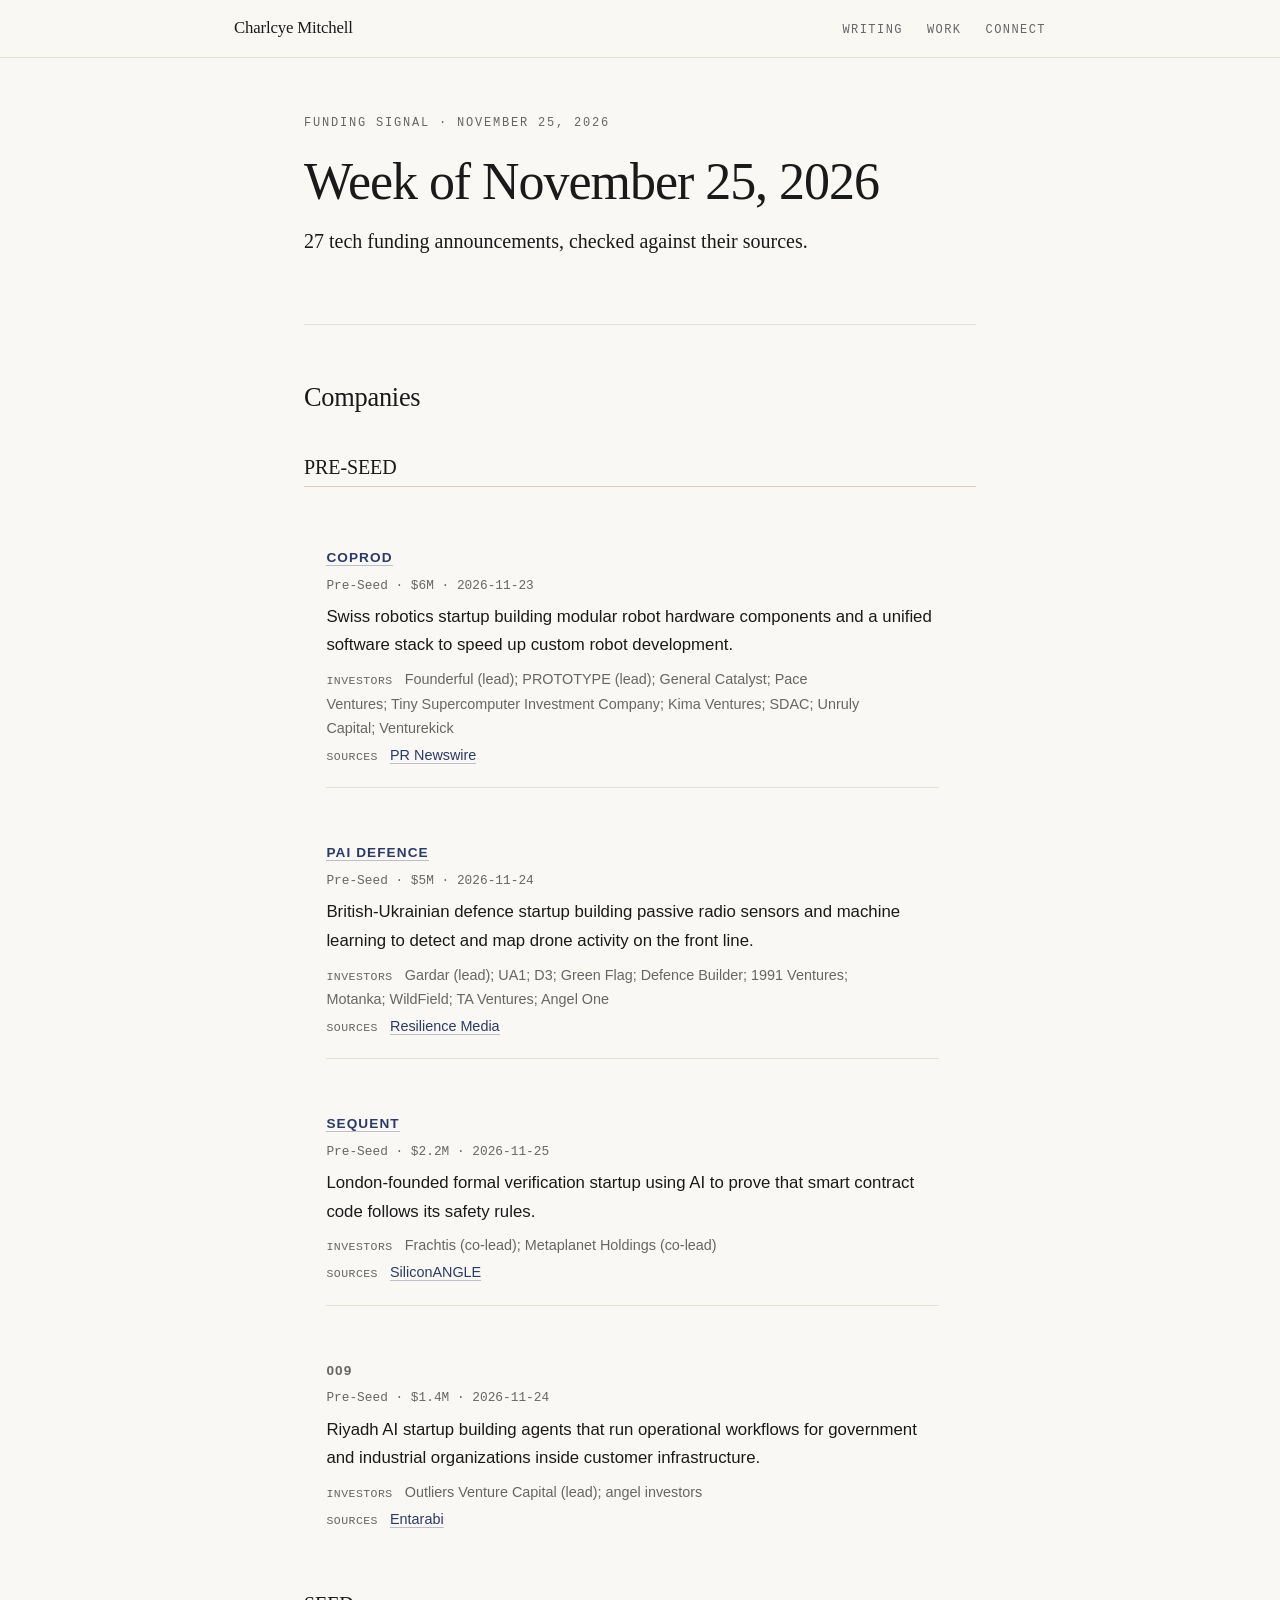
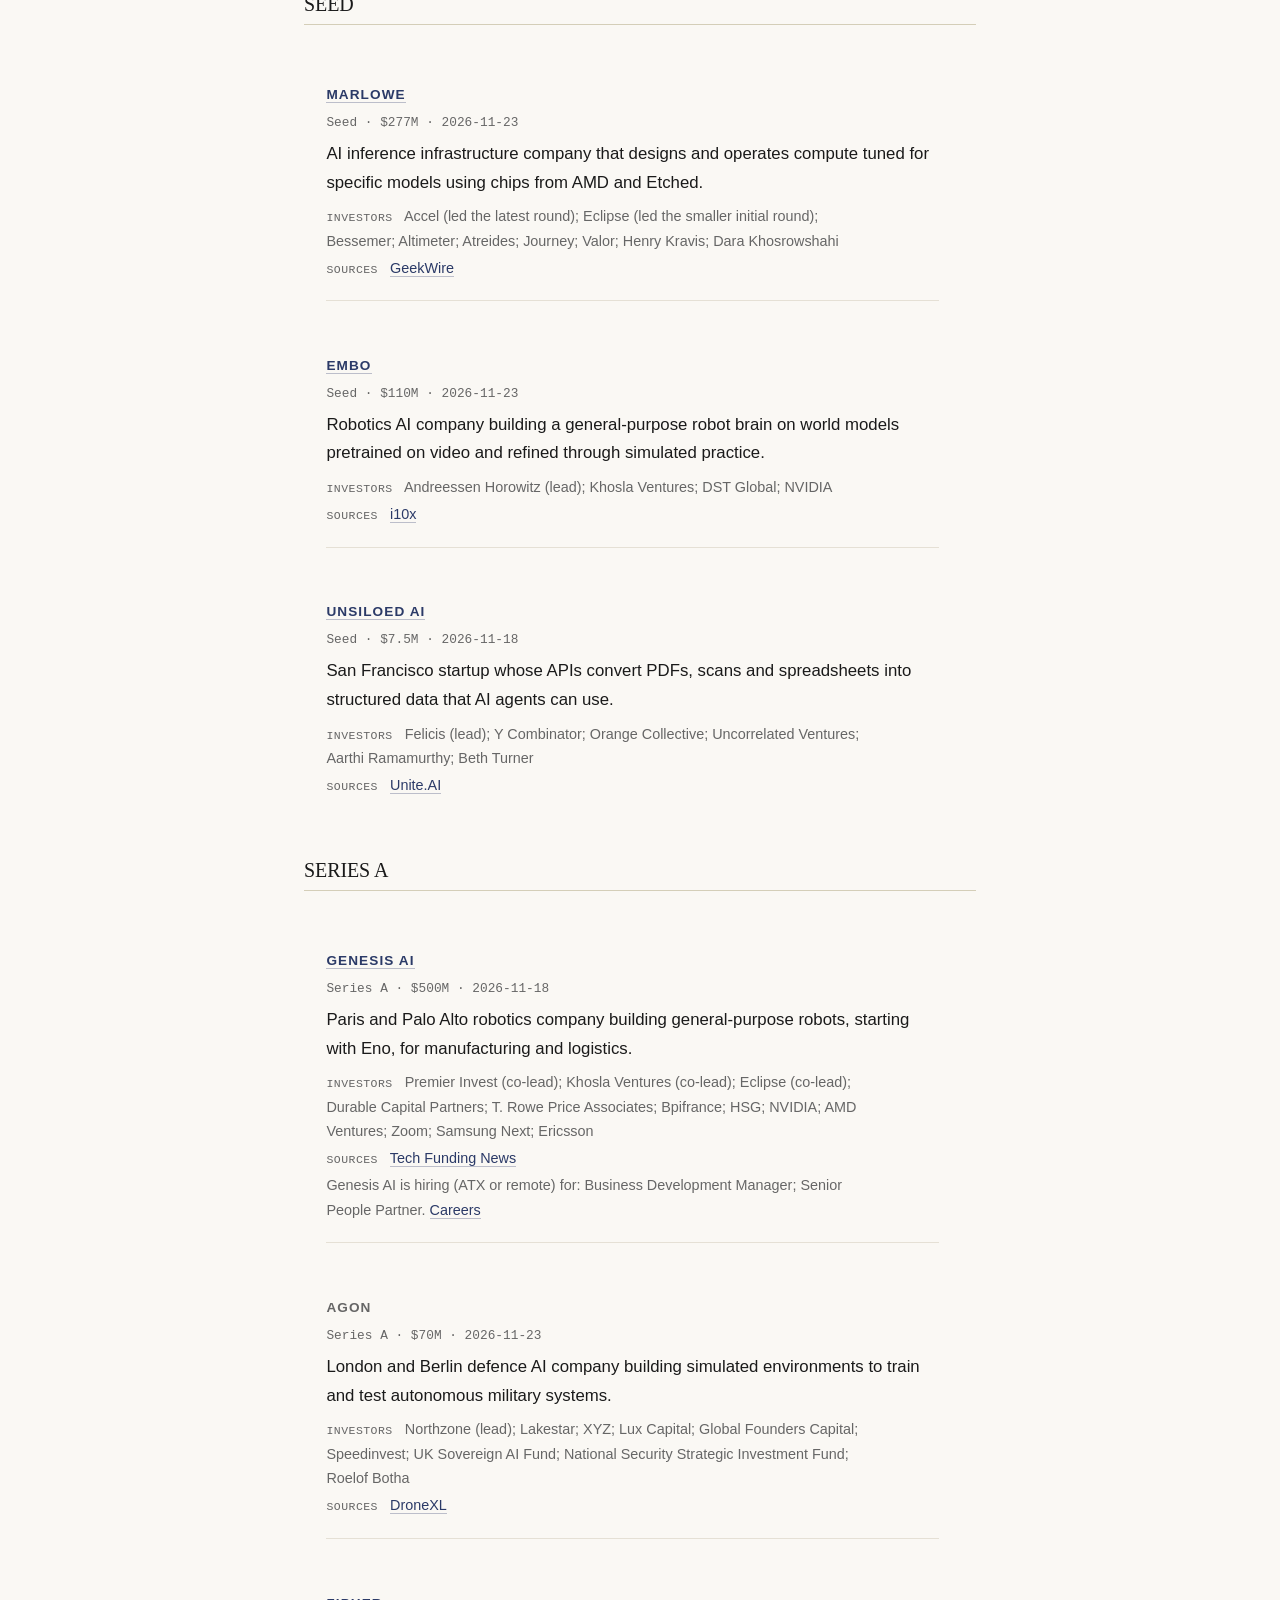
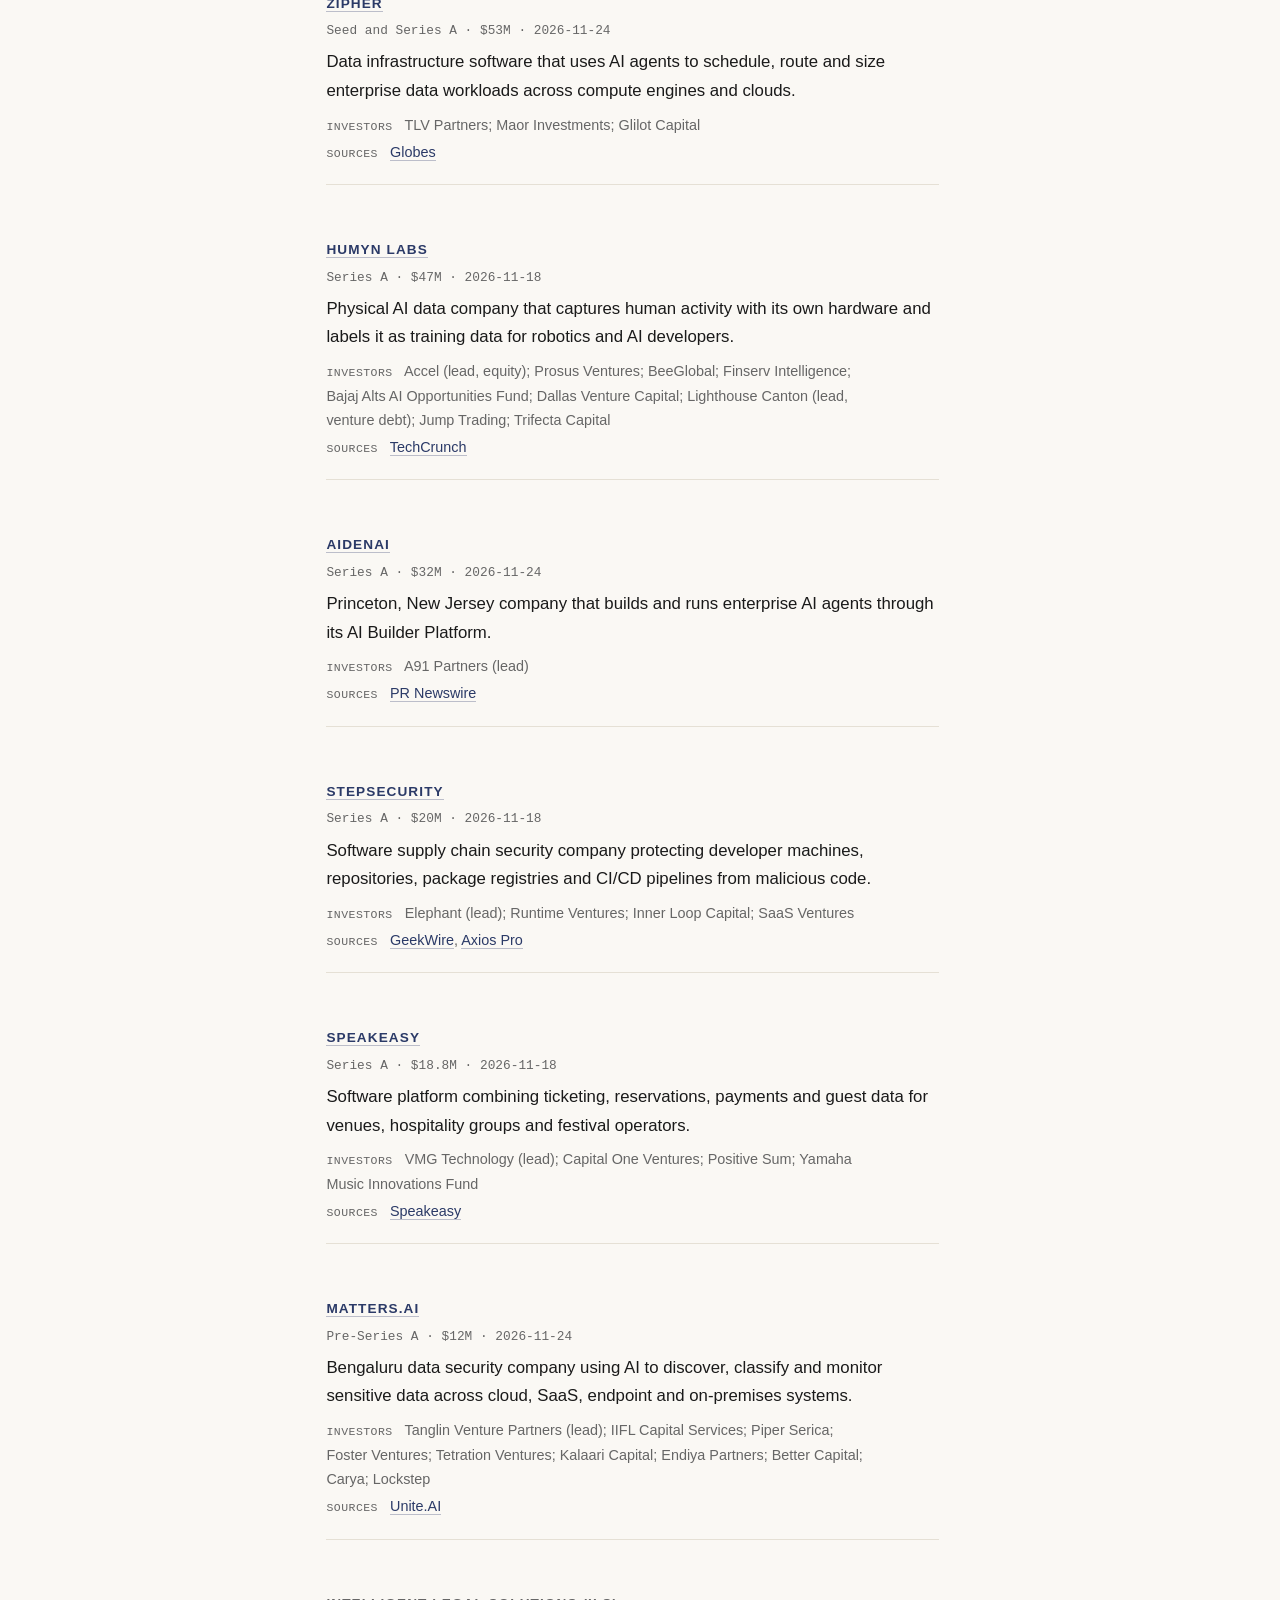
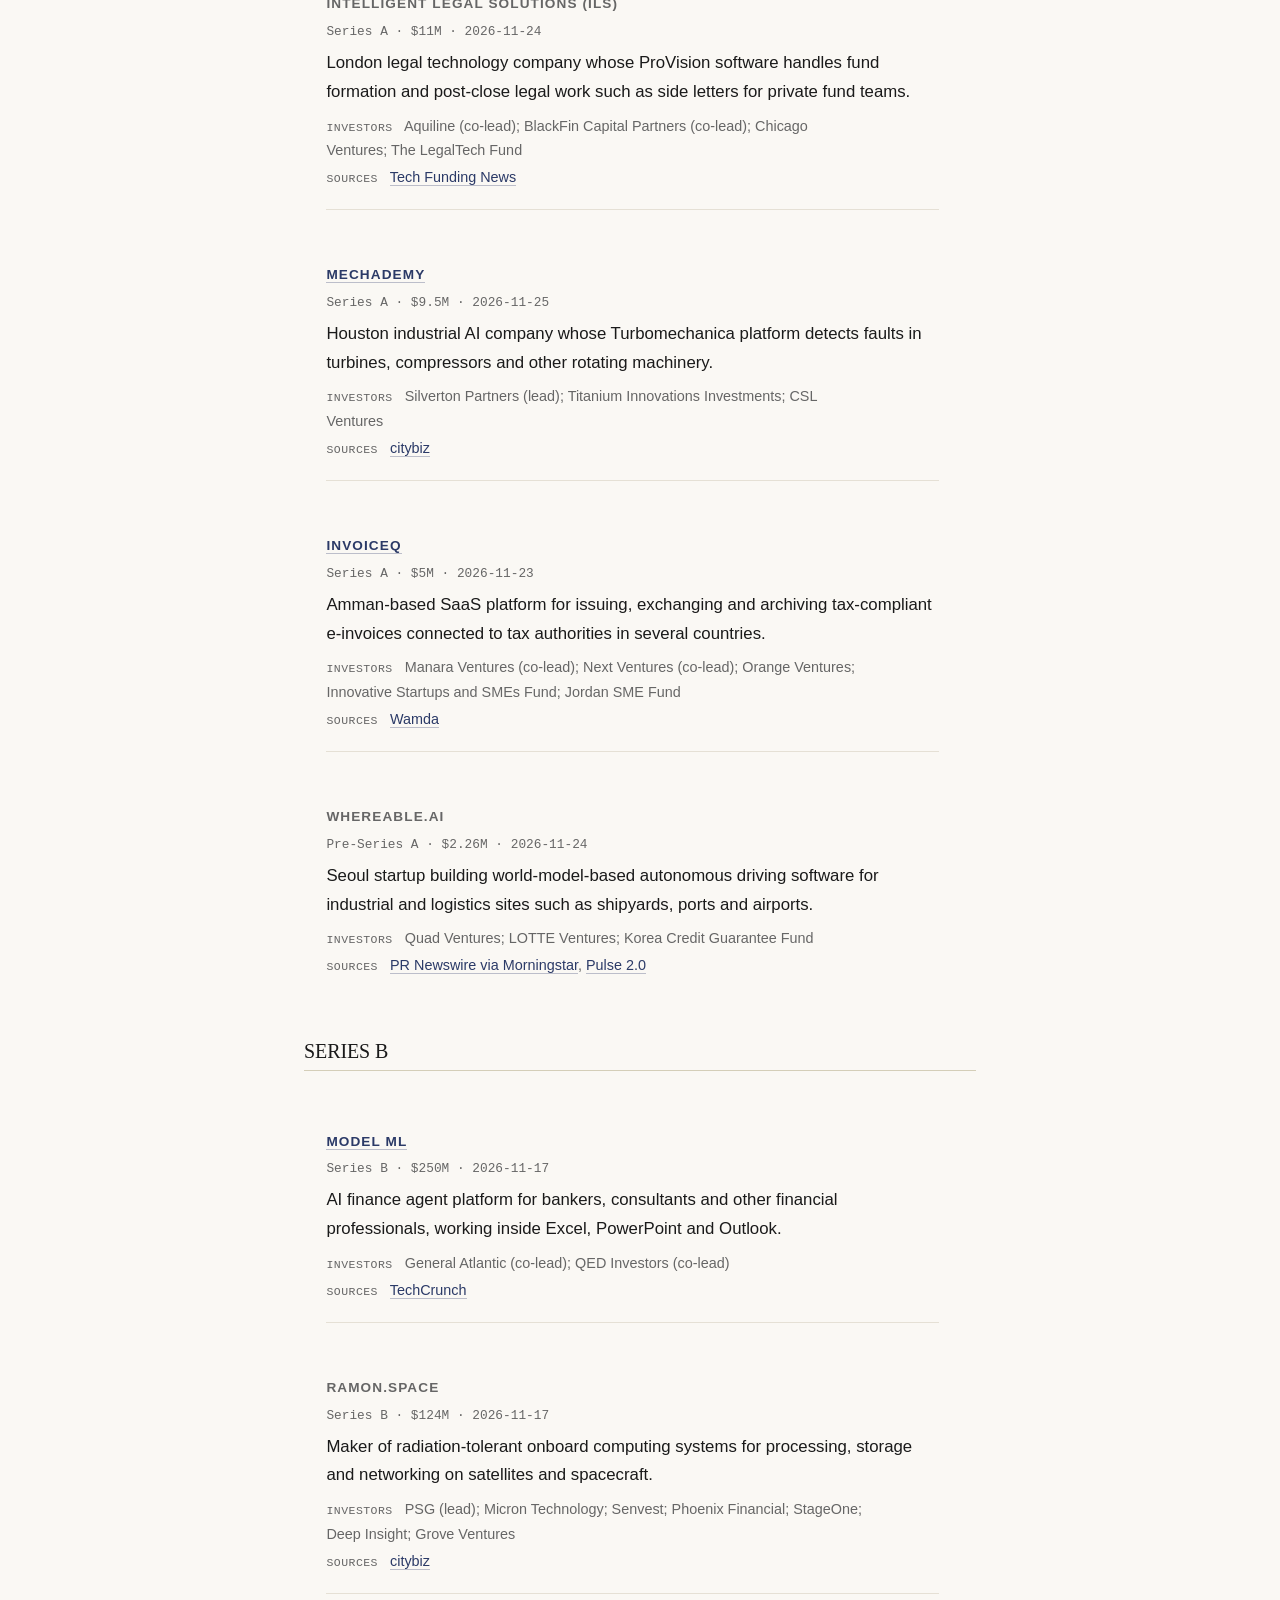
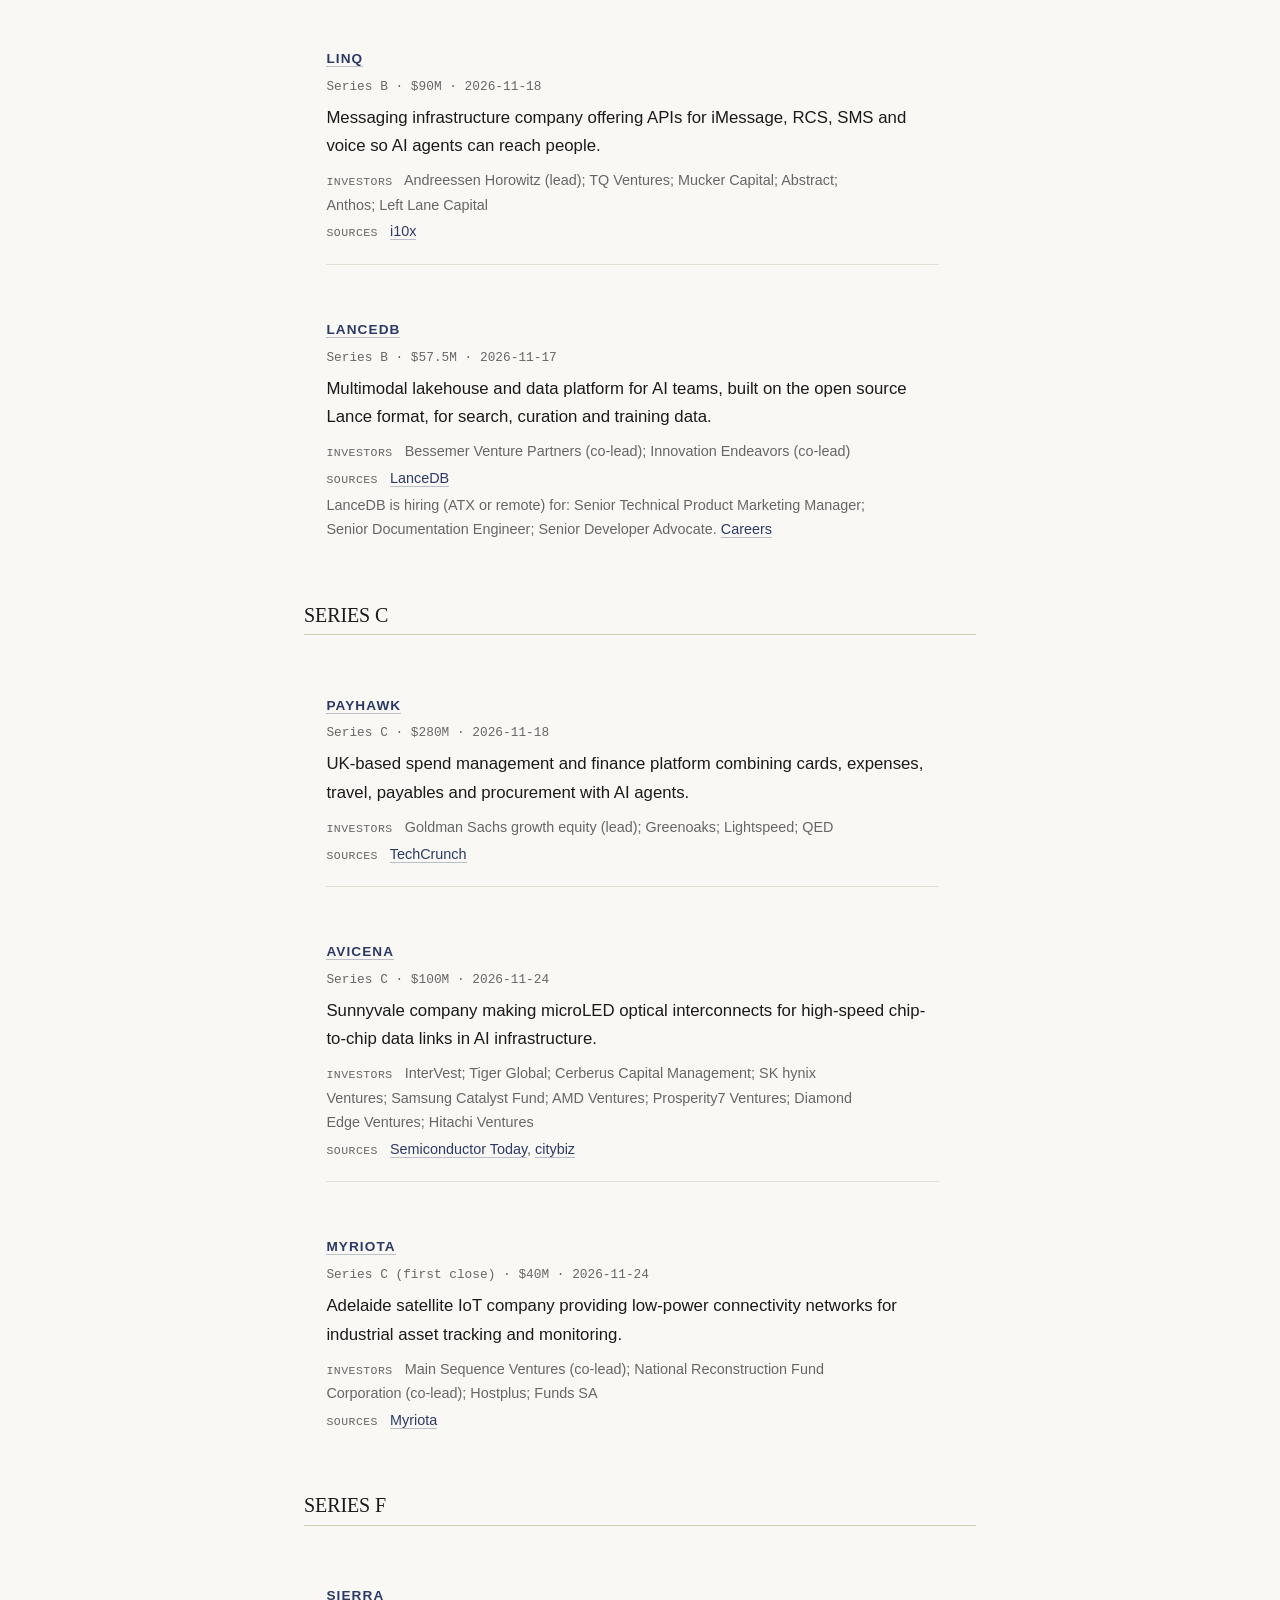
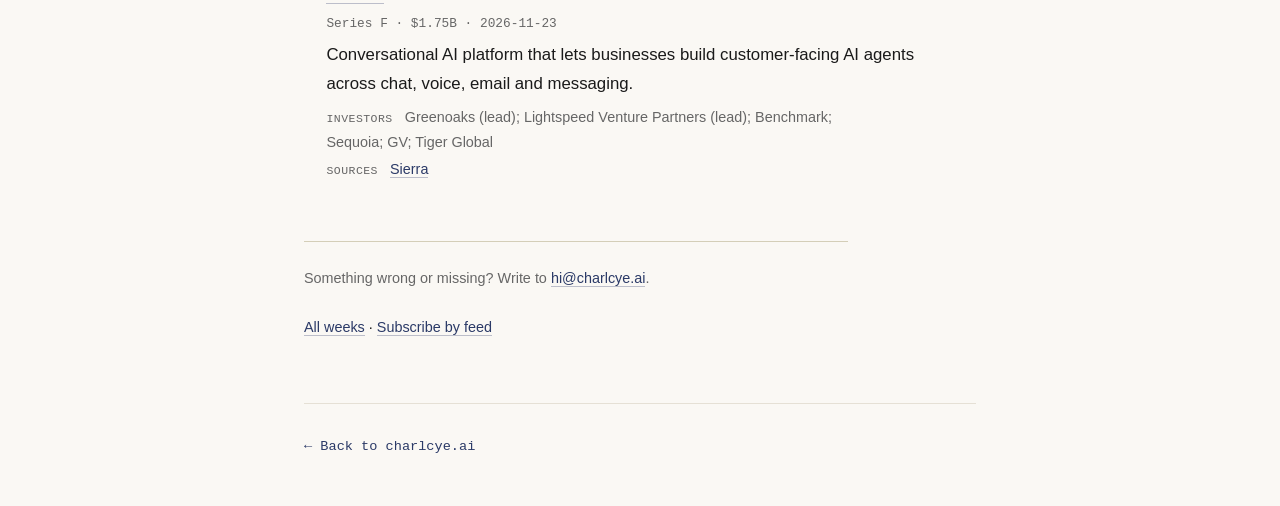
<file: funding-signal/2026-11-25/index.html>
<!DOCTYPE html>
<html lang="en">
<head>
  <meta charset="UTF-8" />
  <meta name="viewport" content="width=device-width, initial-scale=1.0" />
  <title>Funding signal, week of November 25, 2026 — Charlcye Mitchell</title>
  <meta name="description" content="27 tech funding announcements, checked against their sources." />
  <meta name="author" content="Charlcye Mitchell" />
  <link rel="canonical" href="https://charlcye.ai/funding-signal/2026-11-25/" />
  <meta property="og:type" content="website" />
  <meta property="og:title" content="Funding signal, week of November 25, 2026 — Charlcye Mitchell" />
  <meta property="og:description" content="27 tech funding announcements, checked against their sources." />
  <meta property="og:url" content="https://charlcye.ai/funding-signal/2026-11-25/" />
  <meta name="twitter:card" content="summary" />
  <meta name="twitter:title" content="Funding signal, week of November 25, 2026 — Charlcye Mitchell" />
  <meta name="twitter:description" content="27 tech funding announcements, checked against their sources." />
  <link rel="alternate" type="application/atom+xml" title="Funding signal" href="/funding-signal/feed.xml" />
  <link rel="icon" type="image/svg+xml" href="/favicon.svg" />
  <link rel="stylesheet" href="/styles.css" />
</head>
<body>

  <nav class="site-nav">
    <div class="site-nav-inner">
      <a class="site-nav-brand" href="/">Charlcye Mitchell</a>
      <ul class="site-nav-links">
        <li><a href="/#writing">Writing</a></li>
        <li><a href="/#work">Work</a></li>
        <li><a href="/#connect">Connect</a></li>
      </ul>
    </div>
  </nav>

  <main class="paper-main">
    <article class="paper">
      <header class="paper-header">
        <p class="eyebrow">FUNDING SIGNAL · NOVEMBER 25, 2026</p>
        <h1>Week of November 25, 2026</h1>
        <p class="paper-subtitle">27 tech funding announcements, checked against their sources.</p>
      </header>
      <div class="paper-body fs-body">
      <section class="fs-week">
        <h2>Companies</h2>
        <h3 class="fs-stage">Pre-seed</h3>
        <ul class="fs-list">
        <li class="fs-entry">
          <h4 class="fs-company"><a href="https://coprod.co/" rel="noopener">coprod</a></h4>
          <p class="fs-meta">Pre-Seed · $6M · 2026-11-23</p>
          <p class="fs-desc">Swiss robotics startup building modular robot hardware components and a unified software stack to speed up custom robot development.</p>
          <p class="fs-detail"><span>Investors</span> Founderful (lead); PROTOTYPE (lead); General Catalyst; Pace Ventures; Tiny Supercomputer Investment Company; Kima Ventures; SDAC; Unruly Capital; Venturekick</p>
          <p class="fs-detail"><span>Sources</span> <a href="https://www.prnewswire.com/news-releases/coprod-raises-6m-to-make-robot-hardware-as-easy-to-build-as-software-302947694.html" rel="noopener">PR Newswire</a></p>
        </li>
        <li class="fs-entry">
          <h4 class="fs-company"><a href="https://paidefence.com/" rel="noopener">Pai Defence</a></h4>
          <p class="fs-meta">Pre-Seed · $5M · 2026-11-24</p>
          <p class="fs-desc">British-Ukrainian defence startup building passive radio sensors and machine learning to detect and map drone activity on the front line.</p>
          <p class="fs-detail"><span>Investors</span> Gardar (lead); UA1; D3; Green Flag; Defence Builder; 1991 Ventures; Motanka; WildField; TA Ventures; Angel One</p>
          <p class="fs-detail"><span>Sources</span> <a href="https://resiliencemedia.co/pai-defence-raises-5-million-to-map-drone-activity-over-ukraines-front-line/" rel="noopener">Resilience Media</a></p>
        </li>
        <li class="fs-entry">
          <h4 class="fs-company"><a href="https://sequent.inc/" rel="noopener">Sequent</a></h4>
          <p class="fs-meta">Pre-Seed · $2.2M · 2026-11-25</p>
          <p class="fs-desc">London-founded formal verification startup using AI to prove that smart contract code follows its safety rules.</p>
          <p class="fs-detail"><span>Investors</span> Frachtis (co-lead); Metaplanet Holdings (co-lead)</p>
          <p class="fs-detail"><span>Sources</span> <a href="https://siliconangle.com/2026/11/25/formal-verification-startup-sequent-raises-2-2m-to-prove-code-obeys-its-safety-rules/" rel="noopener">SiliconANGLE</a></p>
        </li>
        <li class="fs-entry">
          <h4 class="fs-company">009</h4>
          <p class="fs-meta">Pre-Seed · $1.4M · 2026-11-24</p>
          <p class="fs-desc">Riyadh AI startup building agents that run operational workflows for government and industrial organizations inside customer infrastructure.</p>
          <p class="fs-detail"><span>Investors</span> Outliers Venture Capital (lead); angel investors</p>
          <p class="fs-detail"><span>Sources</span> <a href="https://entarabi.com/en/2026/11/saudi-ai-startup-009-raises-1-4m-to-build-enterprise-ai-agents/" rel="noopener">Entarabi</a></p>
        </li>
        </ul>
        <h3 class="fs-stage">Seed</h3>
        <ul class="fs-list">
        <li class="fs-entry">
          <h4 class="fs-company"><a href="https://marlowe.ai/" rel="noopener">Marlowe</a></h4>
          <p class="fs-meta">Seed · $277M · 2026-11-23</p>
          <p class="fs-desc">AI inference infrastructure company that designs and operates compute tuned for specific models using chips from AMD and Etched.</p>
          <p class="fs-detail"><span>Investors</span> Accel (led the latest round); Eclipse (led the smaller initial round); Bessemer; Altimeter; Atreides; Journey; Valor; Henry Kravis; Dara Khosrowshahi</p>
          <p class="fs-detail"><span>Sources</span> <a href="https://www.geekwire.com/2026/beyond-nvidia-convoy-co-founder-and-former-microsoft-leader-raise-277m-to-rethink-ai-infrastructure/" rel="noopener">GeekWire</a></p>
        </li>
        <li class="fs-entry">
          <h4 class="fs-company"><a href="https://embo.com/" rel="noopener">Embo</a></h4>
          <p class="fs-meta">Seed · $110M · 2026-11-23</p>
          <p class="fs-desc">Robotics AI company building a general-purpose robot brain on world models pretrained on video and refined through simulated practice.</p>
          <p class="fs-detail"><span>Investors</span> Andreessen Horowitz (lead); Khosla Ventures; DST Global; NVIDIA</p>
          <p class="fs-detail"><span>Sources</span> <a href="https://i10x.ai/news/embo-110-million-seed-world-model-robot-brain" rel="noopener">i10x</a></p>
        </li>
        <li class="fs-entry">
          <h4 class="fs-company"><a href="https://www.unsiloed.ai/" rel="noopener">Unsiloed AI</a></h4>
          <p class="fs-meta">Seed · $7.5M · 2026-11-18</p>
          <p class="fs-desc">San Francisco startup whose APIs convert PDFs, scans and spreadsheets into structured data that AI agents can use.</p>
          <p class="fs-detail"><span>Investors</span> Felicis (lead); Y Combinator; Orange Collective; Uncorrelated Ventures; Aarthi Ramamurthy; Beth Turner</p>
          <p class="fs-detail"><span>Sources</span> <a href="https://www.unite.ai/unsiloed-ai-raises-7-5m-seed-to-grow-research-engineering-and-sales/" rel="noopener">Unite.AI</a></p>
        </li>
        </ul>
        <h3 class="fs-stage">Series A</h3>
        <ul class="fs-list">
        <li class="fs-entry">
          <h4 class="fs-company"><a href="https://www.genesis.ai/" rel="noopener">Genesis AI</a></h4>
          <p class="fs-meta">Series A · $500M · 2026-11-18</p>
          <p class="fs-desc">Paris and Palo Alto robotics company building general-purpose robots, starting with Eno, for manufacturing and logistics.</p>
          <p class="fs-detail"><span>Investors</span> Premier Invest (co-lead); Khosla Ventures (co-lead); Eclipse (co-lead); Durable Capital Partners; T. Rowe Price Associates; Bpifrance; HSG; NVIDIA; AMD Ventures; Zoom; Samsung Next; Ericsson</p>
          <p class="fs-detail"><span>Sources</span> <a href="https://techfundingnews.com/nvidia-backed-genesis-ai-raises-500m-series-a-at-3-5b-valuation-to-build-general-purpose-robots/" rel="noopener">Tech Funding News</a></p>
          <p class="fs-detail fs-hiring">Genesis AI is hiring (ATX or remote) for: Business Development Manager; Senior People Partner. <a href="https://www.genesis.ai/careers" rel="noopener">Careers</a></p>
        </li>
        <li class="fs-entry">
          <h4 class="fs-company">Agon</h4>
          <p class="fs-meta">Series A · $70M · 2026-11-23</p>
          <p class="fs-desc">London and Berlin defence AI company building simulated environments to train and test autonomous military systems.</p>
          <p class="fs-detail"><span>Investors</span> Northzone (lead); Lakestar; XYZ; Lux Capital; Global Founders Capital; Speedinvest; UK Sovereign AI Fund; National Security Strategic Investment Fund; Roelof Botha</p>
          <p class="fs-detail"><span>Sources</span> <a href="https://dronexl.co/2026/11/24/agon-70-million-series-a-european-defence-ai-lab/" rel="noopener">DroneXL</a></p>
        </li>
        <li class="fs-entry">
          <h4 class="fs-company"><a href="https://zipher.ai/" rel="noopener">Zipher</a></h4>
          <p class="fs-meta">Seed and Series A · $53M · 2026-11-24</p>
          <p class="fs-desc">Data infrastructure software that uses AI agents to schedule, route and size enterprise data workloads across compute engines and clouds.</p>
          <p class="fs-detail"><span>Investors</span> TLV Partners; Maor Investments; Glilot Capital</p>
          <p class="fs-detail"><span>Sources</span> <a href="https://en.globes.co.il/en/article-ai-agents-data-infrastructure-co-zipher-raises-53m-1001564675" rel="noopener">Globes</a></p>
        </li>
        <li class="fs-entry">
          <h4 class="fs-company"><a href="https://humynlabs.ai/" rel="noopener">Humyn Labs</a></h4>
          <p class="fs-meta">Series A · $47M · 2026-11-18</p>
          <p class="fs-desc">Physical AI data company that captures human activity with its own hardware and labels it as training data for robotics and AI developers.</p>
          <p class="fs-detail"><span>Investors</span> Accel (lead, equity); Prosus Ventures; BeeGlobal; Finserv Intelligence; Bajaj Alts AI Opportunities Fund; Dallas Venture Capital; Lighthouse Canton (lead, venture debt); Jump Trading; Trifecta Capital</p>
          <p class="fs-detail"><span>Sources</span> <a href="https://techcrunch.com/2026/11/18/accel-backs-indias-humyn-labs-to-supply-training-data-needed-by-u-s-robotics-ai-developers/" rel="noopener">TechCrunch</a></p>
        </li>
        <li class="fs-entry">
          <h4 class="fs-company"><a href="https://aidenai.com/" rel="noopener">AidenAI</a></h4>
          <p class="fs-meta">Series A · $32M · 2026-11-24</p>
          <p class="fs-desc">Princeton, New Jersey company that builds and runs enterprise AI agents through its AI Builder Platform.</p>
          <p class="fs-detail"><span>Investors</span> A91 Partners (lead)</p>
          <p class="fs-detail"><span>Sources</span> <a href="https://www.prnewswire.com/news-releases/aidenai-raises-32m-series-a-from-a91-partners-to-build-and-deploy-ai-at-enterprise-scale-302949458.html" rel="noopener">PR Newswire</a></p>
        </li>
        <li class="fs-entry">
          <h4 class="fs-company"><a href="https://www.stepsecurity.io/" rel="noopener">StepSecurity</a></h4>
          <p class="fs-meta">Series A · $20M · 2026-11-18</p>
          <p class="fs-desc">Software supply chain security company protecting developer machines, repositories, package registries and CI/CD pipelines from malicious code.</p>
          <p class="fs-detail"><span>Investors</span> Elephant (lead); Runtime Ventures; Inner Loop Capital; SaaS Ventures</p>
          <p class="fs-detail"><span>Sources</span> <a href="https://www.geekwire.com/2026/stepsecurity-founded-by-two-microsoft-vets-raises-20m-to-defend-developers-tools-from-hackers/" rel="noopener">GeekWire</a>, <a href="https://www.axios.com/pro/enterprise-software-deals/2026/11/18/stepsecurity-supply-chain-cybersecurity" rel="noopener">Axios Pro</a></p>
        </li>
        <li class="fs-entry">
          <h4 class="fs-company"><a href="https://spkeasy.com/" rel="noopener">Speakeasy</a></h4>
          <p class="fs-meta">Series A · $18.8M · 2026-11-18</p>
          <p class="fs-desc">Software platform combining ticketing, reservations, payments and guest data for venues, hospitality groups and festival operators.</p>
          <p class="fs-detail"><span>Investors</span> VMG Technology (lead); Capital One Ventures; Positive Sum; Yamaha Music Innovations Fund</p>
          <p class="fs-detail"><span>Sources</span> <a href="https://spkeasy.com/partner/updates/series-a-announcement" rel="noopener">Speakeasy</a></p>
        </li>
        <li class="fs-entry">
          <h4 class="fs-company"><a href="https://www.matters.ai/" rel="noopener">Matters.AI</a></h4>
          <p class="fs-meta">Pre-Series A · $12M · 2026-11-24</p>
          <p class="fs-desc">Bengaluru data security company using AI to discover, classify and monitor sensitive data across cloud, SaaS, endpoint and on-premises systems.</p>
          <p class="fs-detail"><span>Investors</span> Tanglin Venture Partners (lead); IIFL Capital Services; Piper Serica; Foster Ventures; Tetration Ventures; Kalaari Capital; Endiya Partners; Better Capital; Carya; Lockstep</p>
          <p class="fs-detail"><span>Sources</span> <a href="https://www.unite.ai/matters-ai-raises-12m-pre-series-a-led-by-tanglin-venture-partners/" rel="noopener">Unite.AI</a></p>
        </li>
        <li class="fs-entry">
          <h4 class="fs-company">Intelligent Legal Solutions (ILS)</h4>
          <p class="fs-meta">Series A · $11M · 2026-11-24</p>
          <p class="fs-desc">London legal technology company whose ProVision software handles fund formation and post-close legal work such as side letters for private fund teams.</p>
          <p class="fs-detail"><span>Investors</span> Aquiline (co-lead); BlackFin Capital Partners (co-lead); Chicago Ventures; The LegalTech Fund</p>
          <p class="fs-detail"><span>Sources</span> <a href="https://techfundingnews.com/ils-raises-11m-series-a-co-led-by-aquiline-and-blackfin-to-expand-legaltech-platform-for-private-funds/" rel="noopener">Tech Funding News</a></p>
        </li>
        <li class="fs-entry">
          <h4 class="fs-company"><a href="https://www.mechademy.com/" rel="noopener">Mechademy</a></h4>
          <p class="fs-meta">Series A · $9.5M · 2026-11-25</p>
          <p class="fs-desc">Houston industrial AI company whose Turbomechanica platform detects faults in turbines, compressors and other rotating machinery.</p>
          <p class="fs-detail"><span>Investors</span> Silverton Partners (lead); Titanium Innovations Investments; CSL Ventures</p>
          <p class="fs-detail"><span>Sources</span> <a href="https://www.citybiz.co/article/938600/mechademy-raises-9-5-million-in-series-a-funding-led-by-silverton-partners-to-expand-industrial-ai-into-power-generation/" rel="noopener">citybiz</a></p>
        </li>
        <li class="fs-entry">
          <h4 class="fs-company"><a href="https://invoiceq.com/" rel="noopener">invoiceQ</a></h4>
          <p class="fs-meta">Series A · $5M · 2026-11-23</p>
          <p class="fs-desc">Amman-based SaaS platform for issuing, exchanging and archiving tax-compliant e-invoices connected to tax authorities in several countries.</p>
          <p class="fs-detail"><span>Investors</span> Manara Ventures (co-lead); Next Ventures (co-lead); Orange Ventures; Innovative Startups and SMEs Fund; Jordan SME Fund</p>
          <p class="fs-detail"><span>Sources</span> <a href="https://www.wamda.com/2026/11/jordanian-fintech-invoiceq-raises-5-million-oversubscribed-series-a" rel="noopener">Wamda</a></p>
        </li>
        <li class="fs-entry">
          <h4 class="fs-company">whereable.ai</h4>
          <p class="fs-meta">Pre-Series A · $2.26M · 2026-11-24</p>
          <p class="fs-desc">Seoul startup building world-model-based autonomous driving software for industrial and logistics sites such as shipyards, ports and airports.</p>
          <p class="fs-detail"><span>Investors</span> Quad Ventures; LOTTE Ventures; Korea Credit Guarantee Fund</p>
          <p class="fs-detail"><span>Sources</span> <a href="https://www.morningstar.com/news/pr-newswire/20261124cn04491/whereableai-raises-us226-million-in-pre-series-a-funding-to-advance-world-model-based-autonomous-driving" rel="noopener">PR Newswire via Morningstar</a>, <a href="https://pulse2.com/whereable-ai-raises-2-26-million-to-advance-autonomous-driving-for-industrial-sites/" rel="noopener">Pulse 2.0</a></p>
        </li>
        </ul>
        <h3 class="fs-stage">Series B</h3>
        <ul class="fs-list">
        <li class="fs-entry">
          <h4 class="fs-company"><a href="https://modelml.com/" rel="noopener">Model ML</a></h4>
          <p class="fs-meta">Series B · $250M · 2026-11-17</p>
          <p class="fs-desc">AI finance agent platform for bankers, consultants and other financial professionals, working inside Excel, PowerPoint and Outlook.</p>
          <p class="fs-detail"><span>Investors</span> General Atlantic (co-lead); QED Investors (co-lead)</p>
          <p class="fs-detail"><span>Sources</span> <a href="https://techcrunch.com/2026/11/17/model-ml-raises-250m-to-automate-investment-banking-grunt-work/" rel="noopener">TechCrunch</a></p>
        </li>
        <li class="fs-entry">
          <h4 class="fs-company">Ramon.Space</h4>
          <p class="fs-meta">Series B · $124M · 2026-11-17</p>
          <p class="fs-desc">Maker of radiation-tolerant onboard computing systems for processing, storage and networking on satellites and spacecraft.</p>
          <p class="fs-detail"><span>Investors</span> PSG (lead); Micron Technology; Senvest; Phoenix Financial; StageOne; Deep Insight; Grove Ventures</p>
          <p class="fs-detail"><span>Sources</span> <a href="https://www.citybiz.co/article/934588/ramon-space-raises-124-million-series-b-led-by-psg-to-expand-space-computing-infrastructure/" rel="noopener">citybiz</a></p>
        </li>
        <li class="fs-entry">
          <h4 class="fs-company"><a href="https://linqapp.com/" rel="noopener">Linq</a></h4>
          <p class="fs-meta">Series B · $90M · 2026-11-18</p>
          <p class="fs-desc">Messaging infrastructure company offering APIs for iMessage, RCS, SMS and voice so AI agents can reach people.</p>
          <p class="fs-detail"><span>Investors</span> Andreessen Horowitz (lead); TQ Ventures; Mucker Capital; Abstract; Anthos; Left Lane Capital</p>
          <p class="fs-detail"><span>Sources</span> <a href="https://i10x.ai/news/linq-raises-90-million-series-b-a16z-ai-agents-messaging" rel="noopener">i10x</a></p>
        </li>
        <li class="fs-entry">
          <h4 class="fs-company"><a href="https://www.lancedb.com/" rel="noopener">LanceDB</a></h4>
          <p class="fs-meta">Series B · $57.5M · 2026-11-17</p>
          <p class="fs-desc">Multimodal lakehouse and data platform for AI teams, built on the open source Lance format, for search, curation and training data.</p>
          <p class="fs-detail"><span>Investors</span> Bessemer Venture Partners (co-lead); Innovation Endeavors (co-lead)</p>
          <p class="fs-detail"><span>Sources</span> <a href="https://www.lancedb.com/blog/lancedb-series-b-funding" rel="noopener">LanceDB</a></p>
          <p class="fs-detail fs-hiring">LanceDB is hiring (ATX or remote) for: Senior Technical Product Marketing Manager; Senior Documentation Engineer; Senior Developer Advocate. <a href="https://jobs.ashbyhq.com/lancedb" rel="noopener">Careers</a></p>
        </li>
        </ul>
        <h3 class="fs-stage">Series C</h3>
        <ul class="fs-list">
        <li class="fs-entry">
          <h4 class="fs-company"><a href="https://payhawk.com/" rel="noopener">Payhawk</a></h4>
          <p class="fs-meta">Series C · $280M · 2026-11-18</p>
          <p class="fs-desc">UK-based spend management and finance platform combining cards, expenses, travel, payables and procurement with AI agents.</p>
          <p class="fs-detail"><span>Investors</span> Goldman Sachs growth equity (lead); Greenoaks; Lightspeed; QED</p>
          <p class="fs-detail"><span>Sources</span> <a href="https://techcrunch.com/2026/11/18/spend-management-platform-payhawk-announces-280m-raise-2b-valuation/" rel="noopener">TechCrunch</a></p>
        </li>
        <li class="fs-entry">
          <h4 class="fs-company"><a href="https://avicena.tech/" rel="noopener">Avicena</a></h4>
          <p class="fs-meta">Series C · $100M · 2026-11-24</p>
          <p class="fs-desc">Sunnyvale company making microLED optical interconnects for high-speed chip-to-chip data links in AI infrastructure.</p>
          <p class="fs-detail"><span>Investors</span> InterVest; Tiger Global; Cerberus Capital Management; SK hynix Ventures; Samsung Catalyst Fund; AMD Ventures; Prosperity7 Ventures; Diamond Edge Ventures; Hitachi Ventures</p>
          <p class="fs-detail"><span>Sources</span> <a href="https://www.semiconductor-today.com/news_items/2026/nov/avicena-251126.shtml" rel="noopener">Semiconductor Today</a>, <a href="https://www.citybiz.co/article/938507/avicena-raises-over-100m-series-c-led-by-intervest-amd-ventures-samsung-tiger-global-among-backers/" rel="noopener">citybiz</a></p>
        </li>
        <li class="fs-entry">
          <h4 class="fs-company"><a href="https://myriota.com/" rel="noopener">Myriota</a></h4>
          <p class="fs-meta">Series C (first close) · $40M · 2026-11-24</p>
          <p class="fs-desc">Adelaide satellite IoT company providing low-power connectivity networks for industrial asset tracking and monitoring.</p>
          <p class="fs-detail"><span>Investors</span> Main Sequence Ventures (co-lead); National Reconstruction Fund Corporation (co-lead); Hostplus; Funds SA</p>
          <p class="fs-detail"><span>Sources</span> <a href="https://myriota.com/news/myriota-series-c-announcement/" rel="noopener">Myriota</a></p>
        </li>
        </ul>
        <h3 class="fs-stage">Series F</h3>
        <ul class="fs-list">
        <li class="fs-entry">
          <h4 class="fs-company"><a href="https://sierra.ai/" rel="noopener">Sierra</a></h4>
          <p class="fs-meta">Series F · $1.75B · 2026-11-23</p>
          <p class="fs-desc">Conversational AI platform that lets businesses build customer-facing AI agents across chat, voice, email and messaging.</p>
          <p class="fs-detail"><span>Investors</span> Greenoaks (lead); Lightspeed Venture Partners (lead); Benchmark; Sequoia; GV; Tiger Global</p>
          <p class="fs-detail"><span>Sources</span> <a href="https://sierra.ai/blog/series-f-30b" rel="noopener">Sierra</a></p>
        </li>
        </ul>
      </section>
      <p class="fs-method">
        Something wrong or missing? Write to
        <a href="mailto:hi@charlcye.ai">hi@charlcye.ai</a>.
      </p>
      <p class="fs-feed"><a href="/funding-signal/">All weeks</a> · <a href="/funding-signal/feed.xml">Subscribe by feed</a></p>
      </div>
      <p class="paper-back"><a href="/">← Back to charlcye.ai</a></p>
    </article>
  </main>
</body>
</html>
</file>
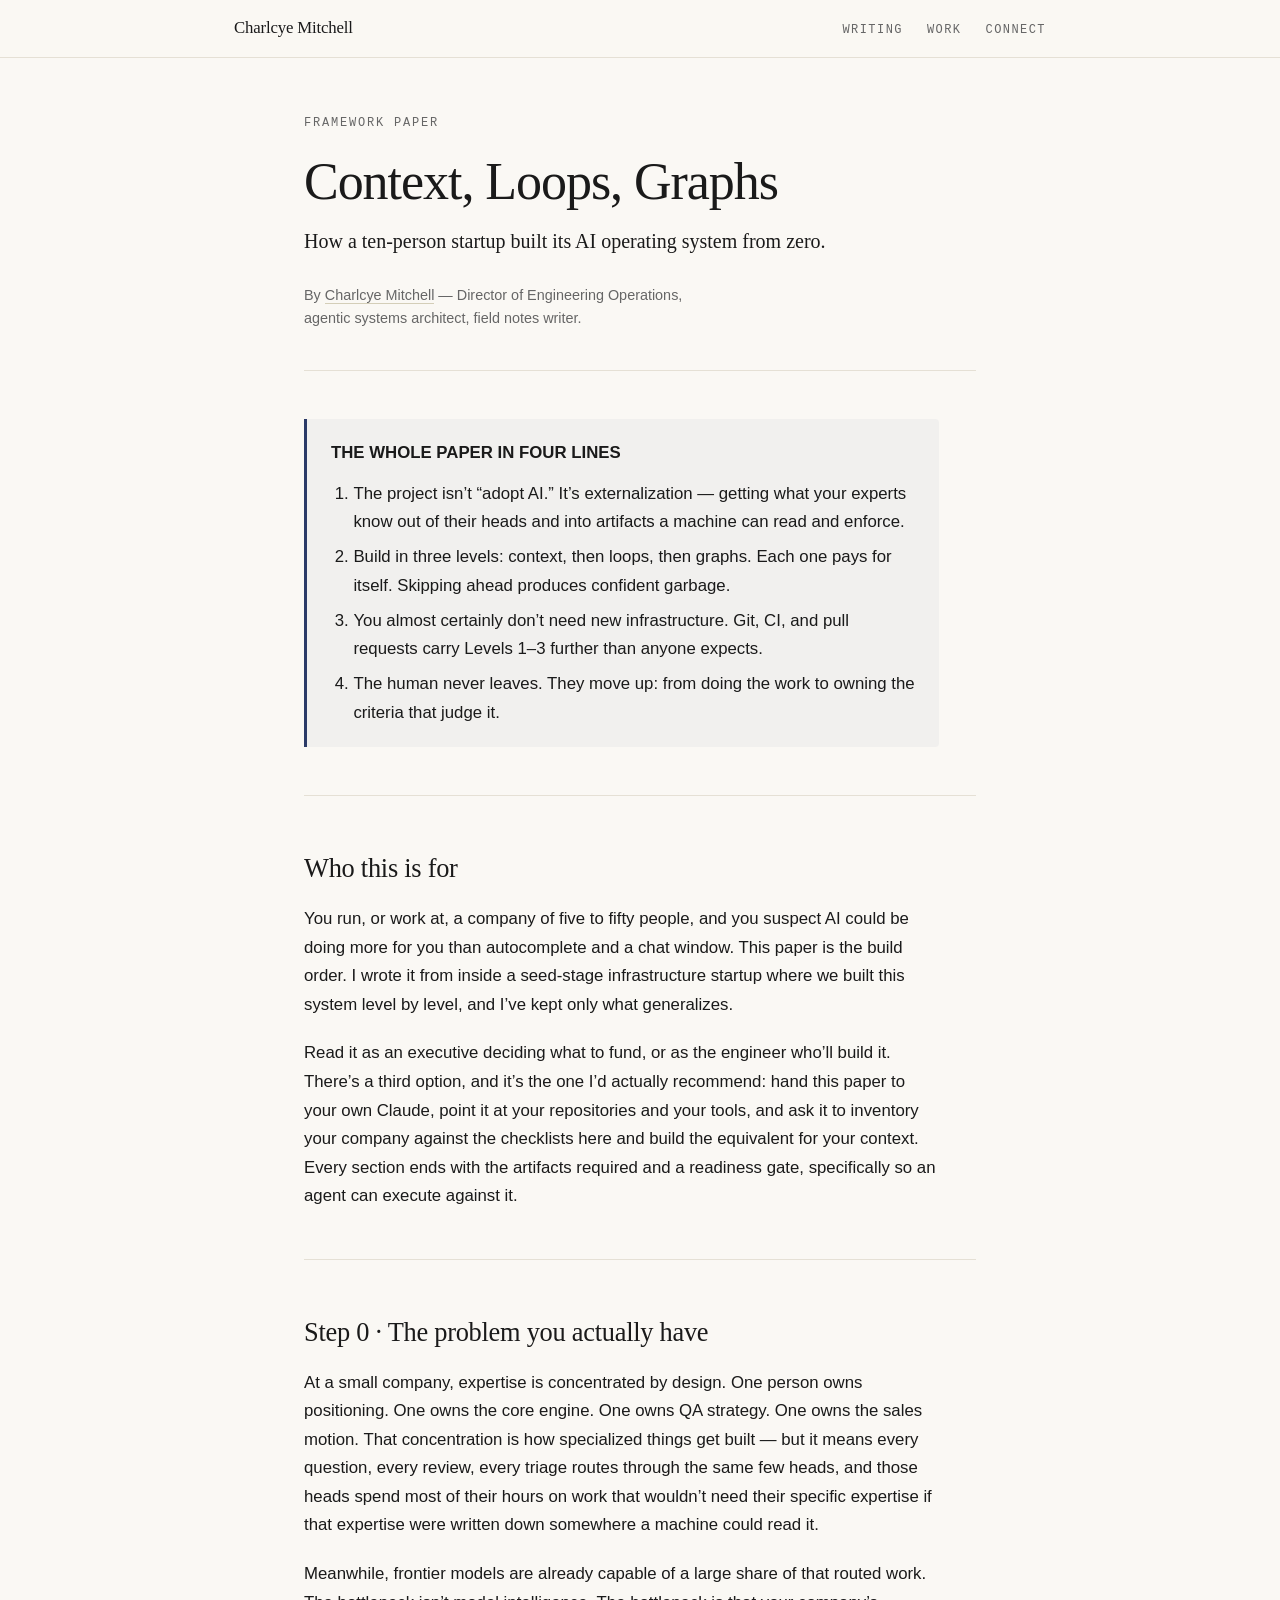
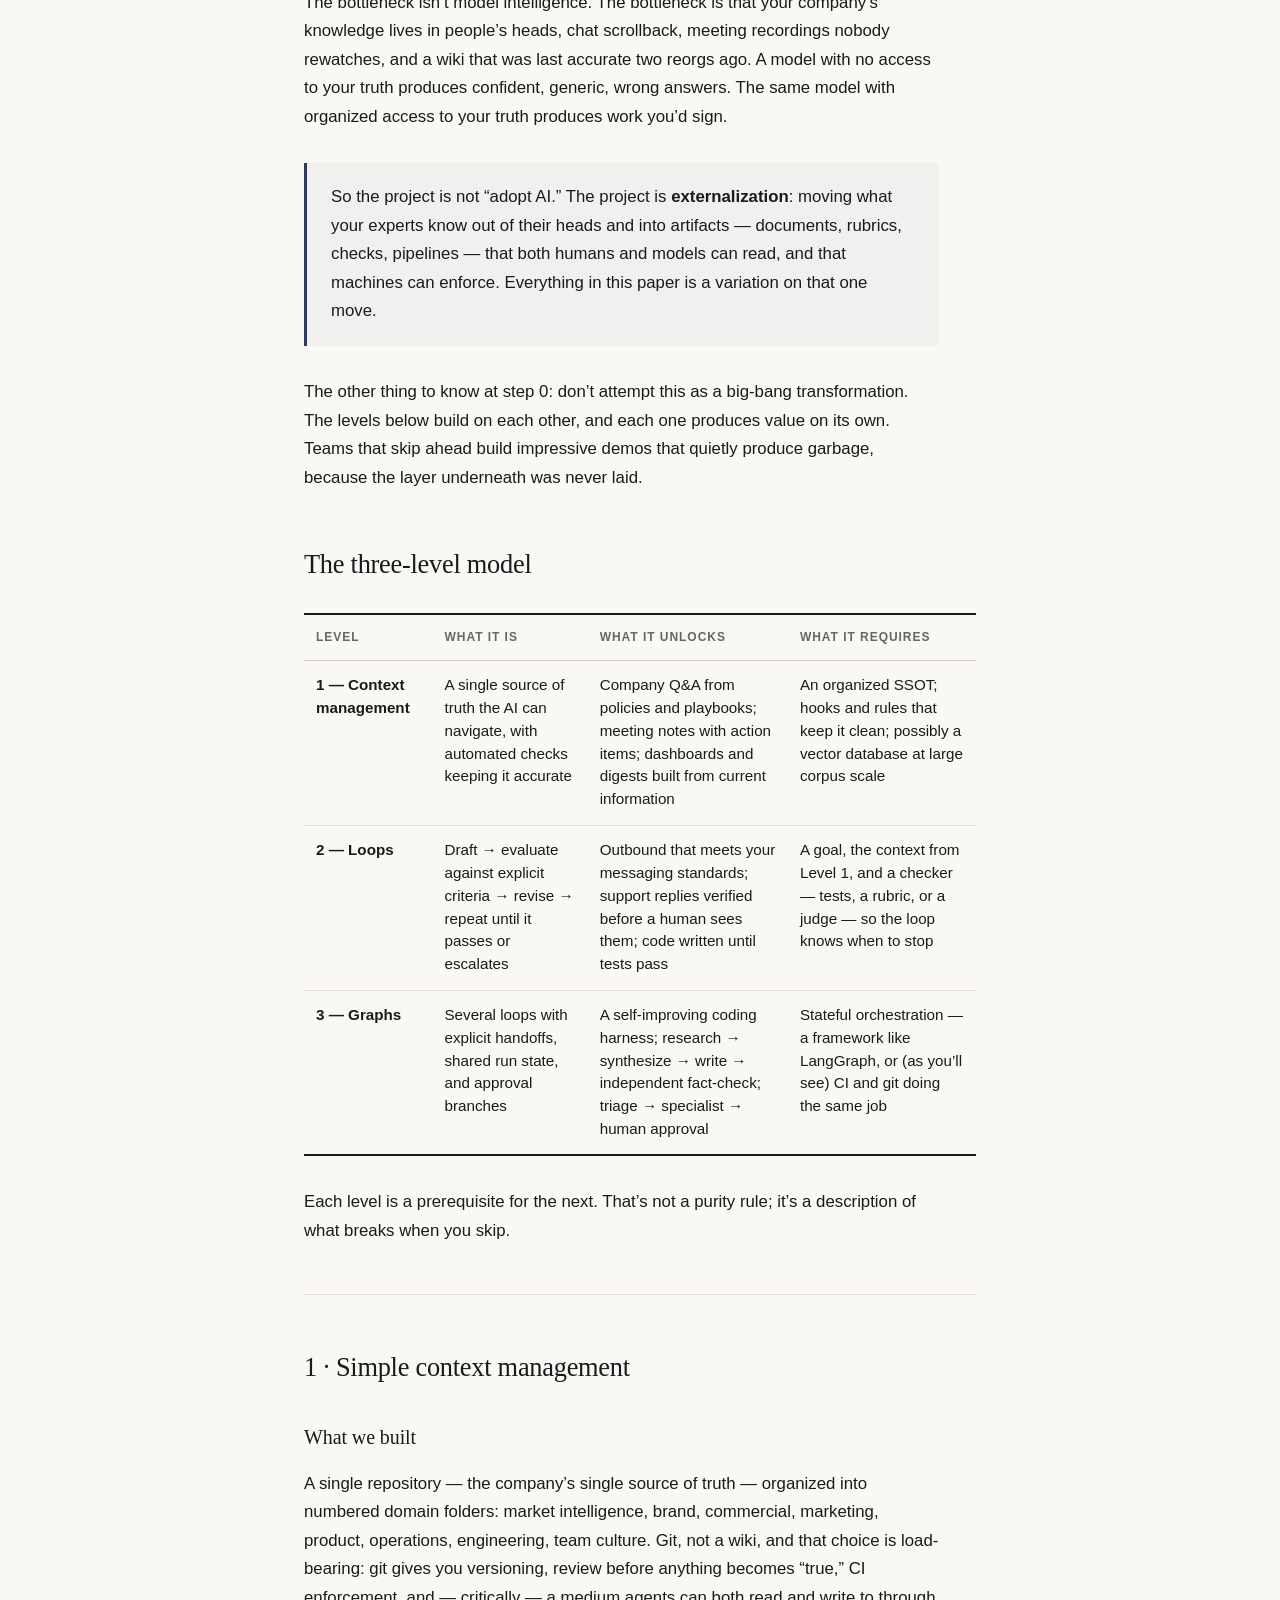
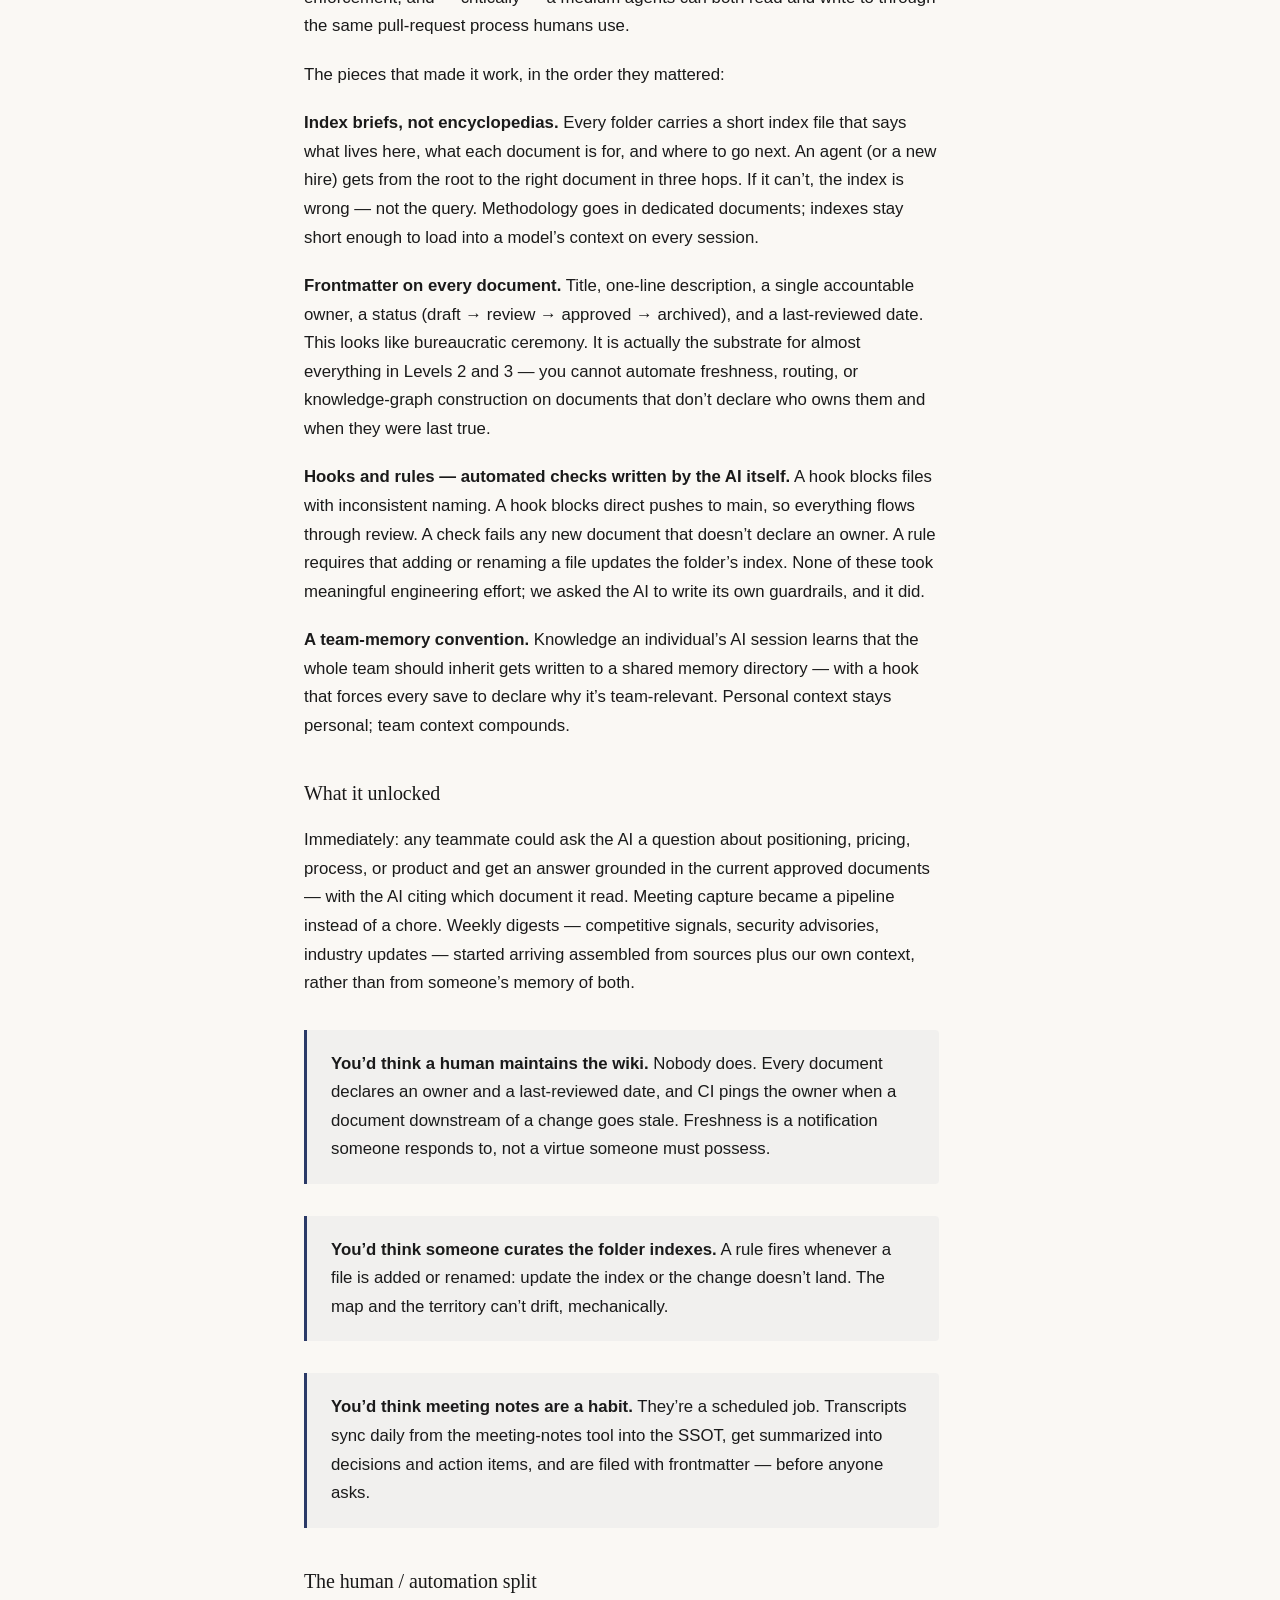
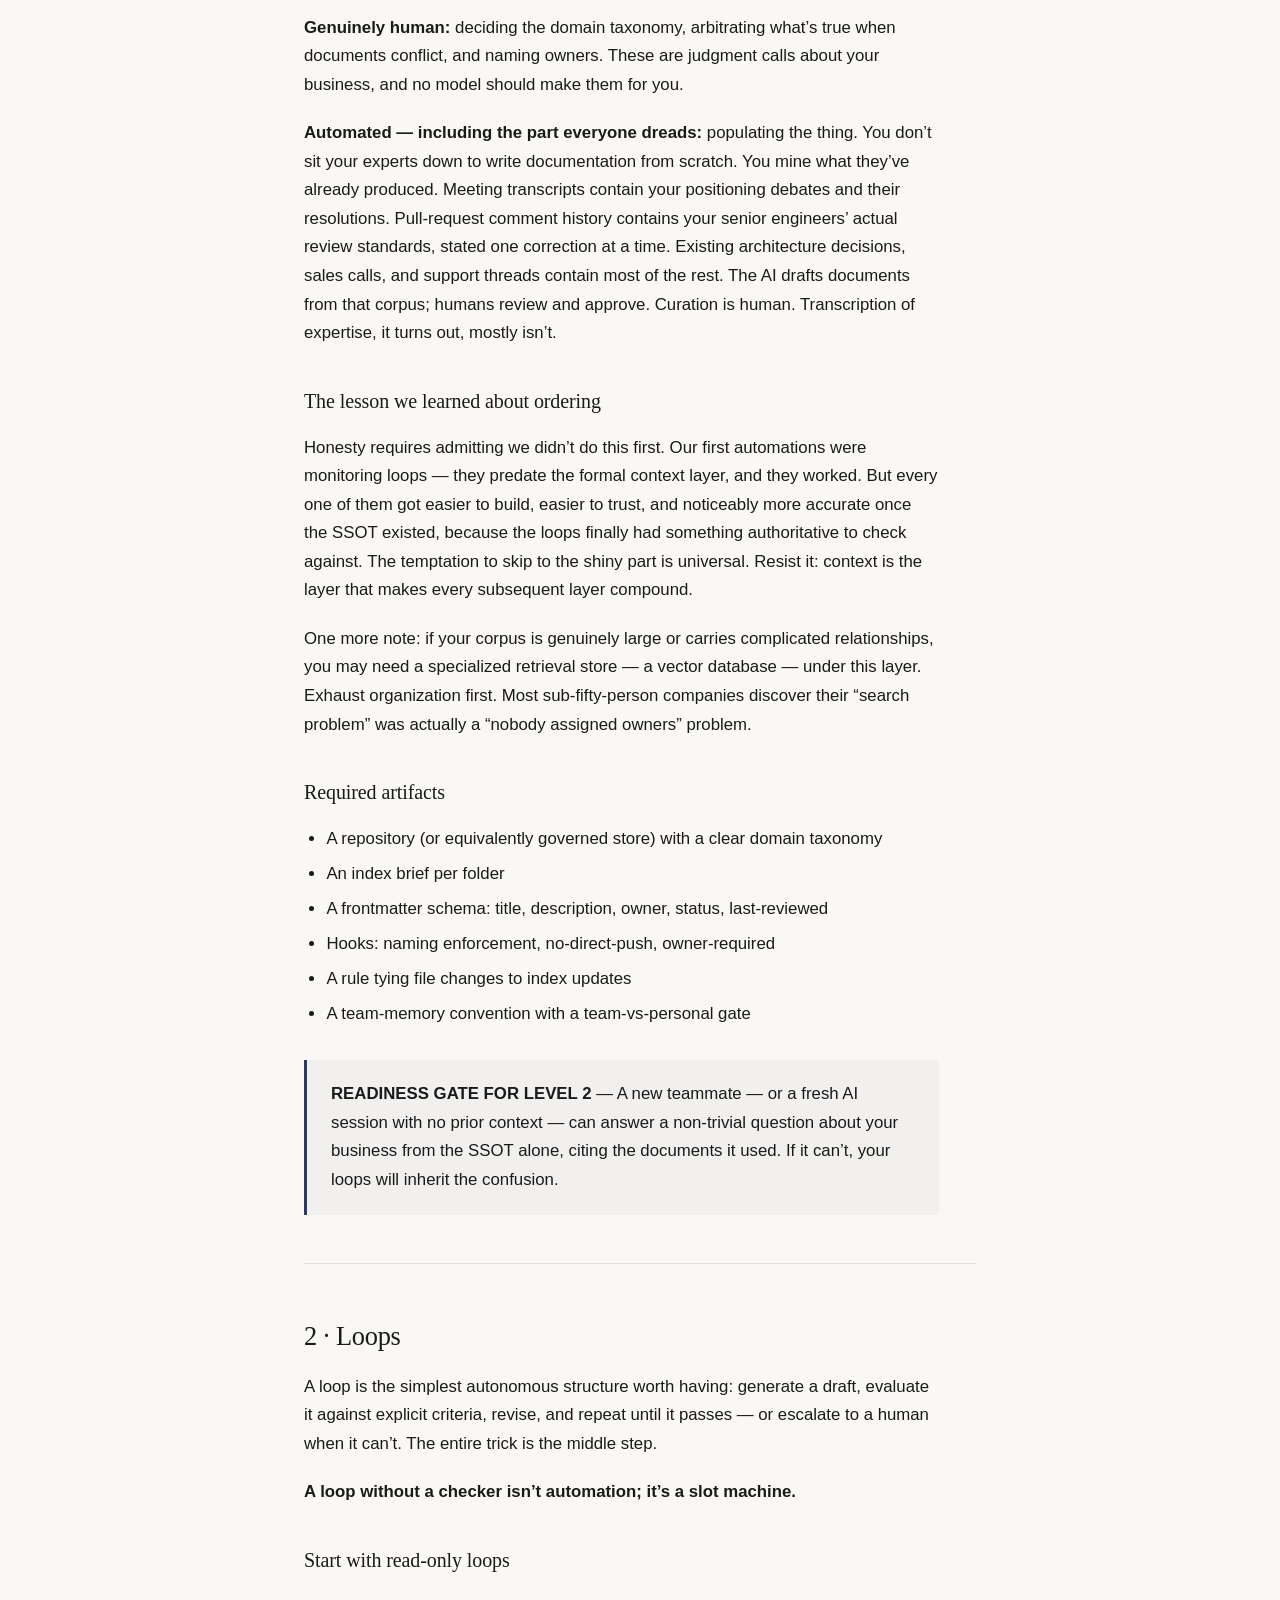
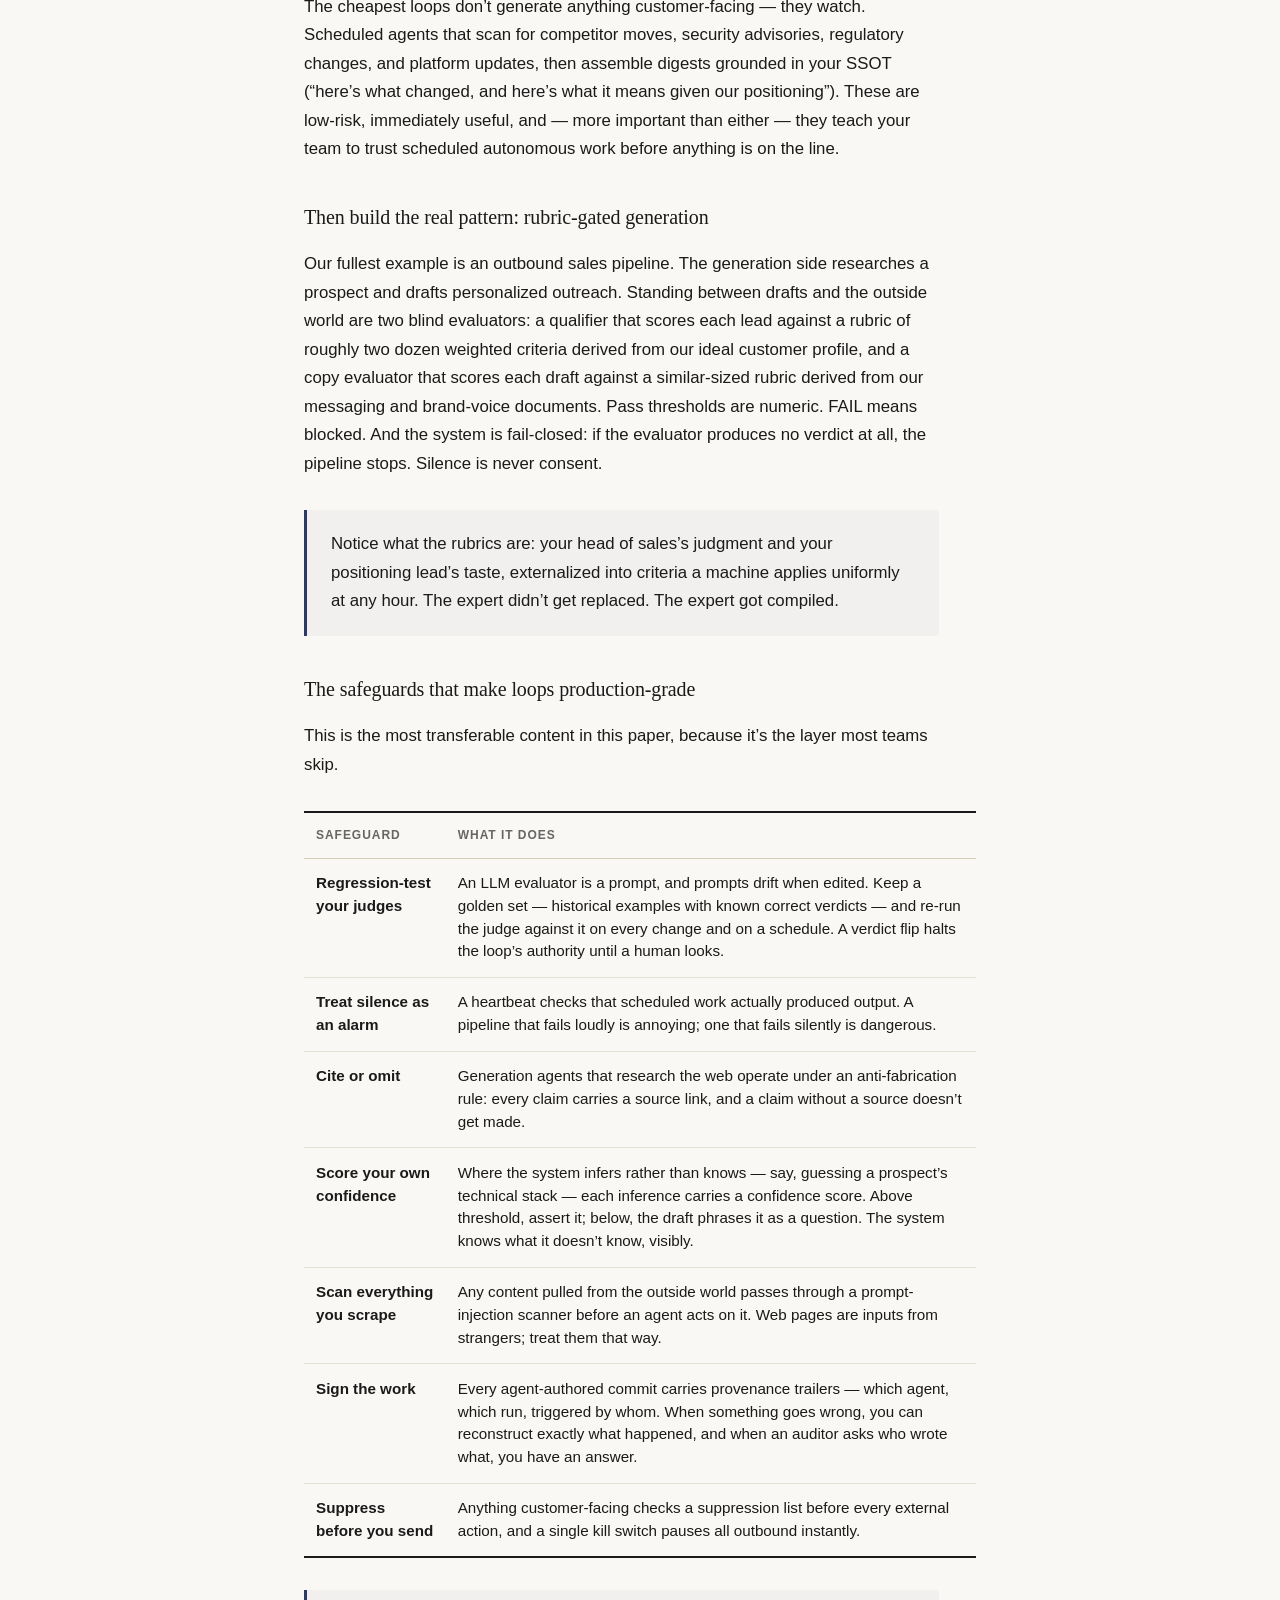
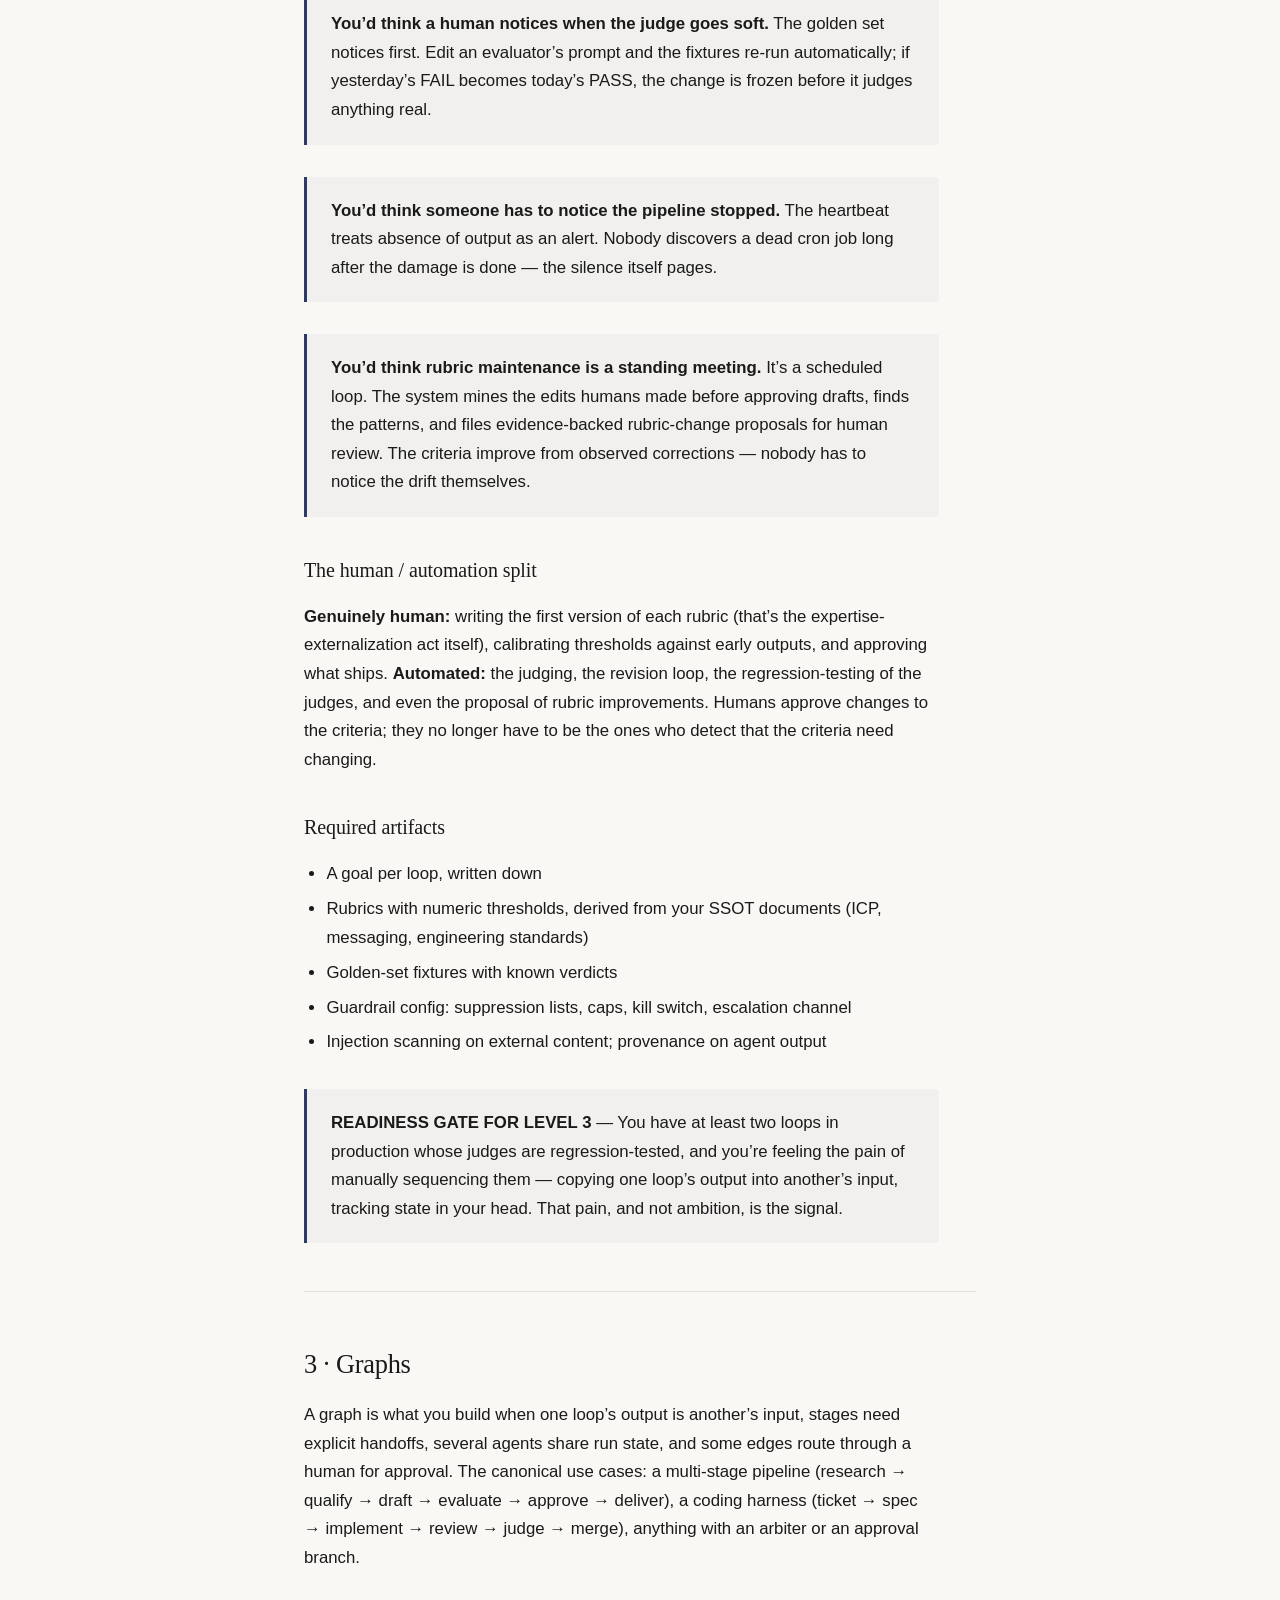
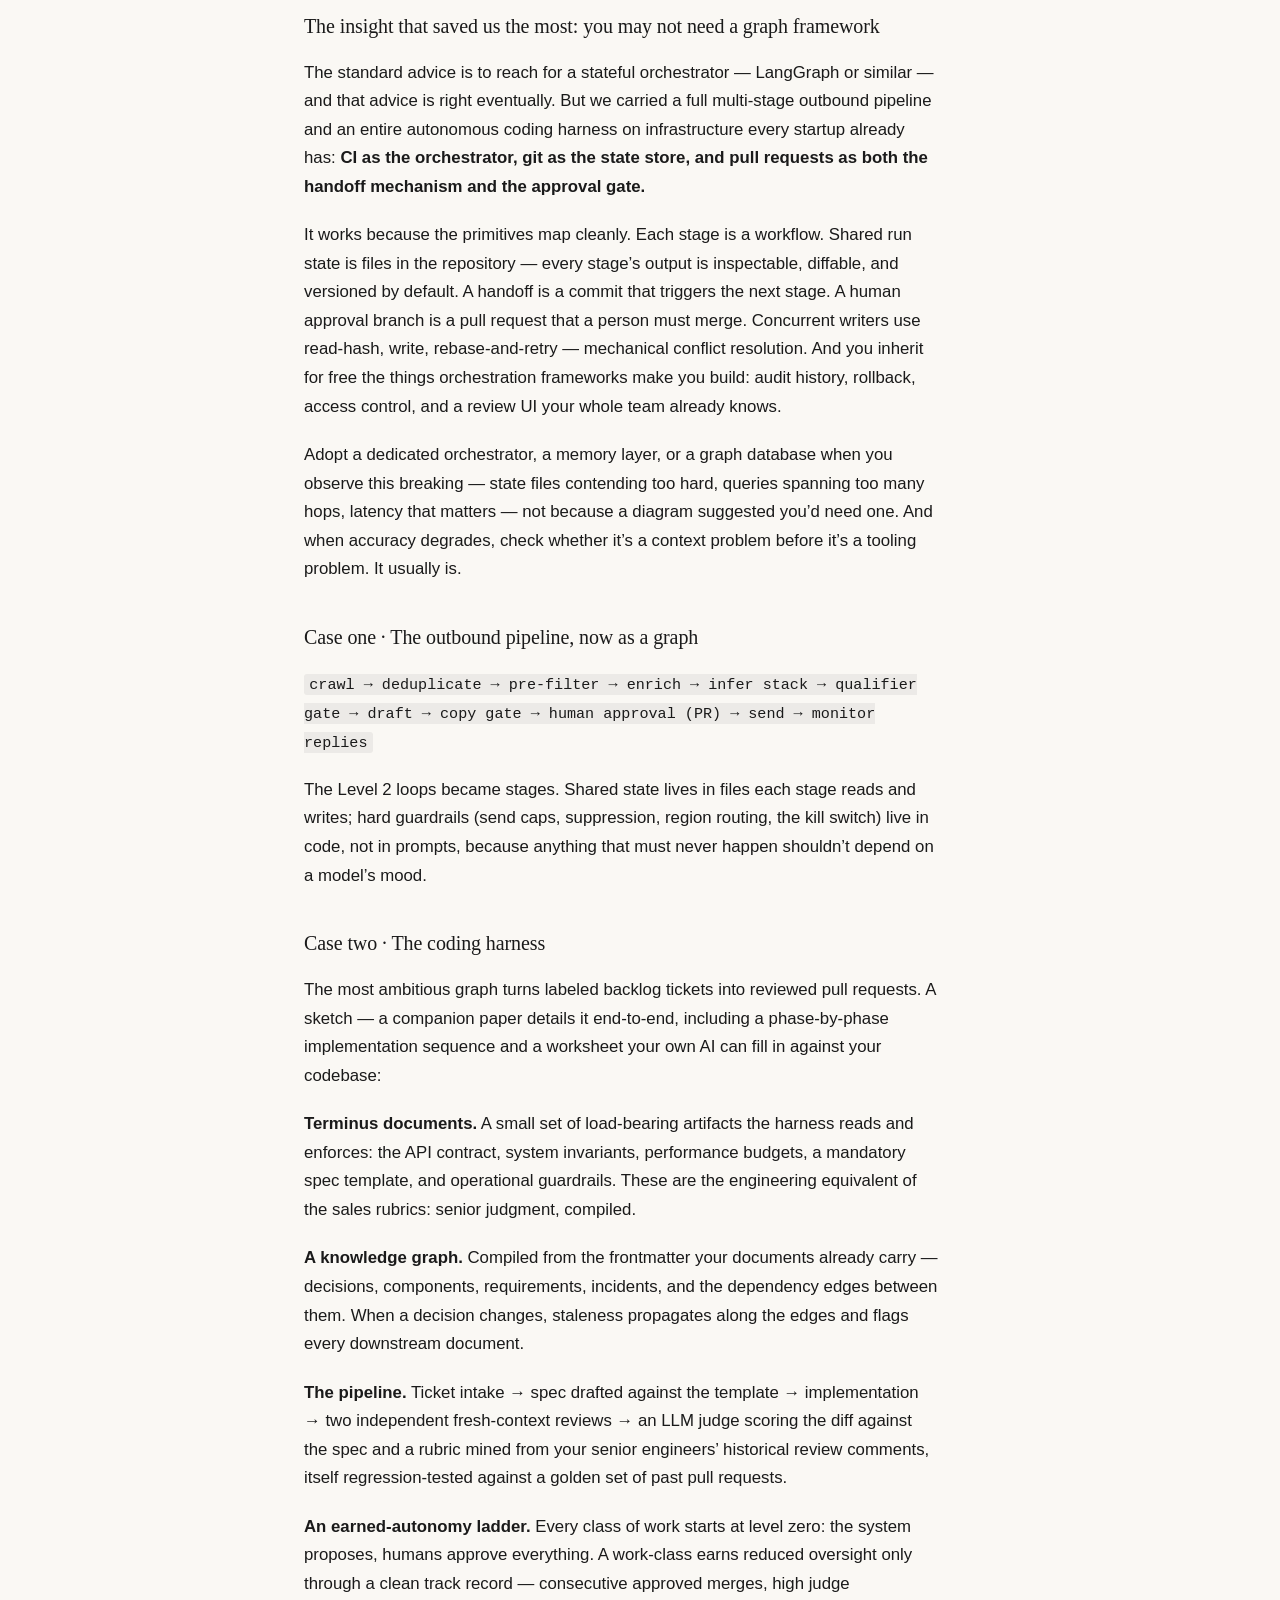
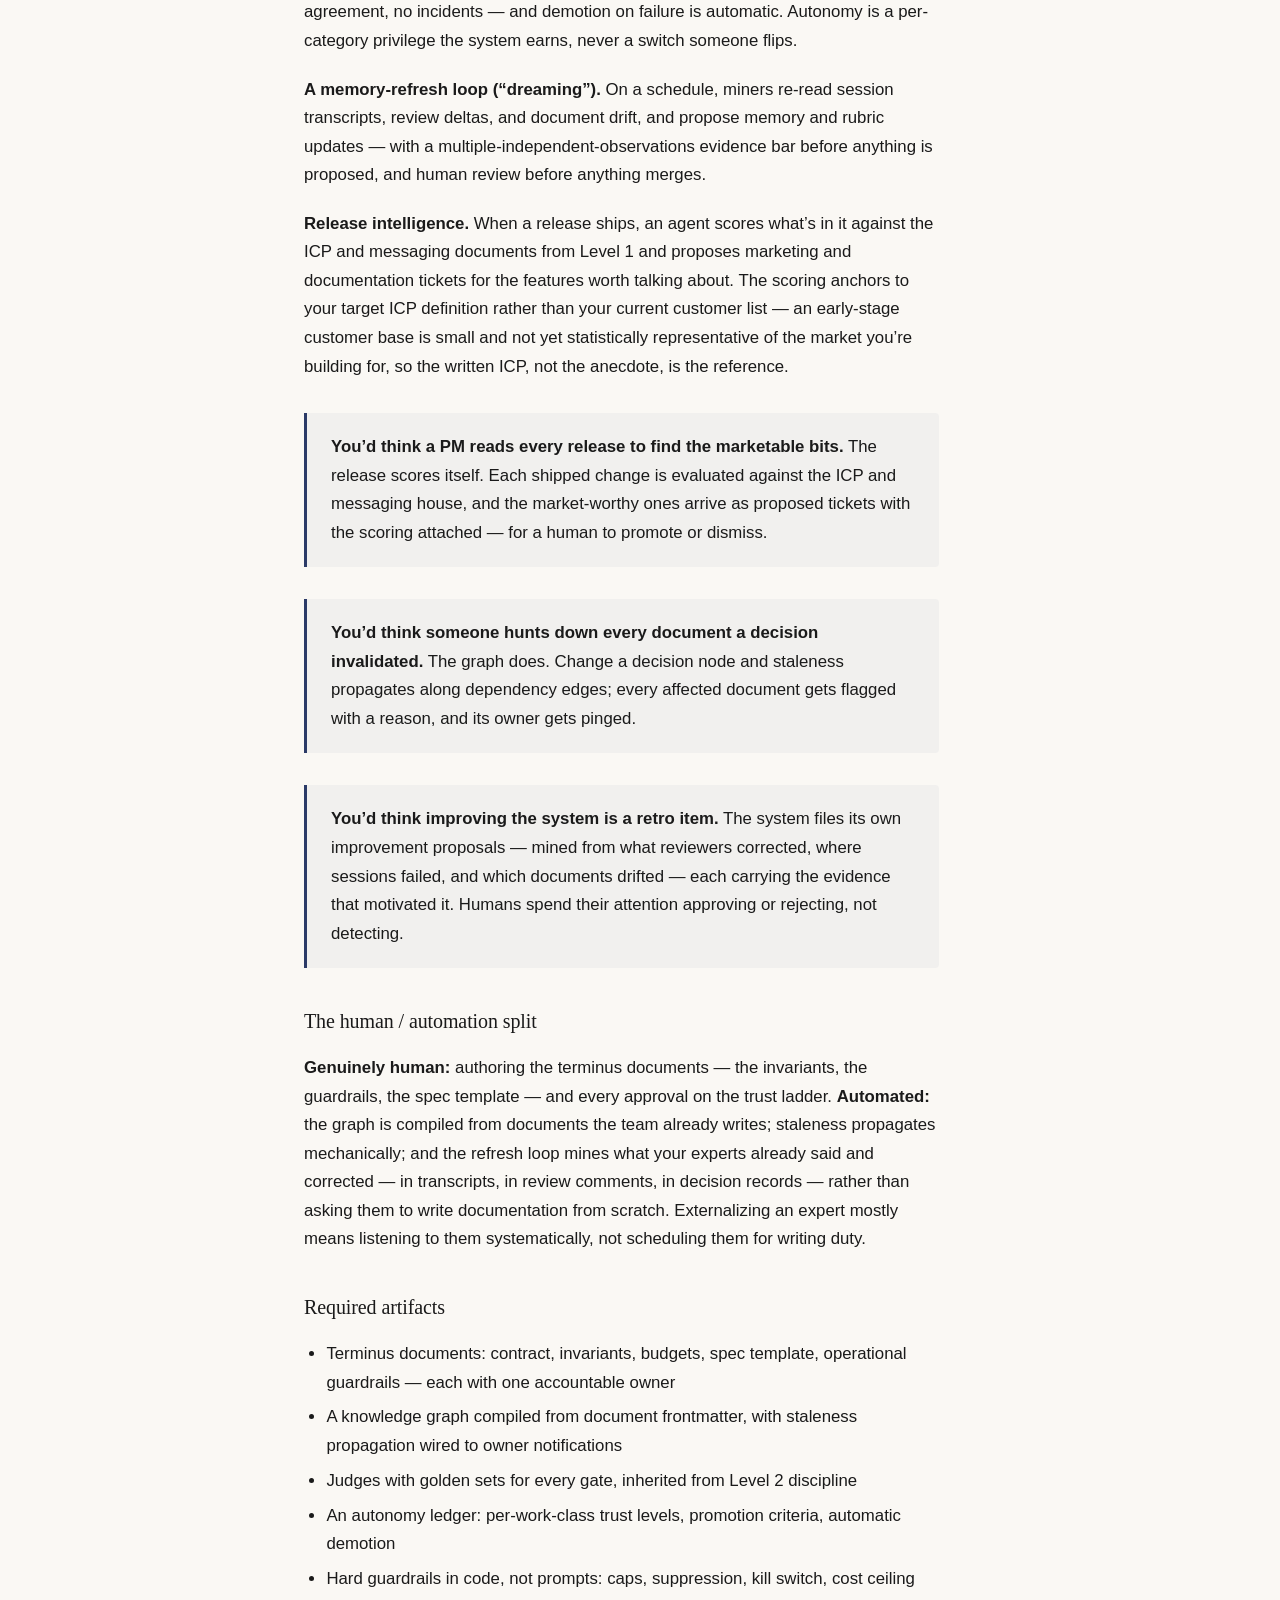
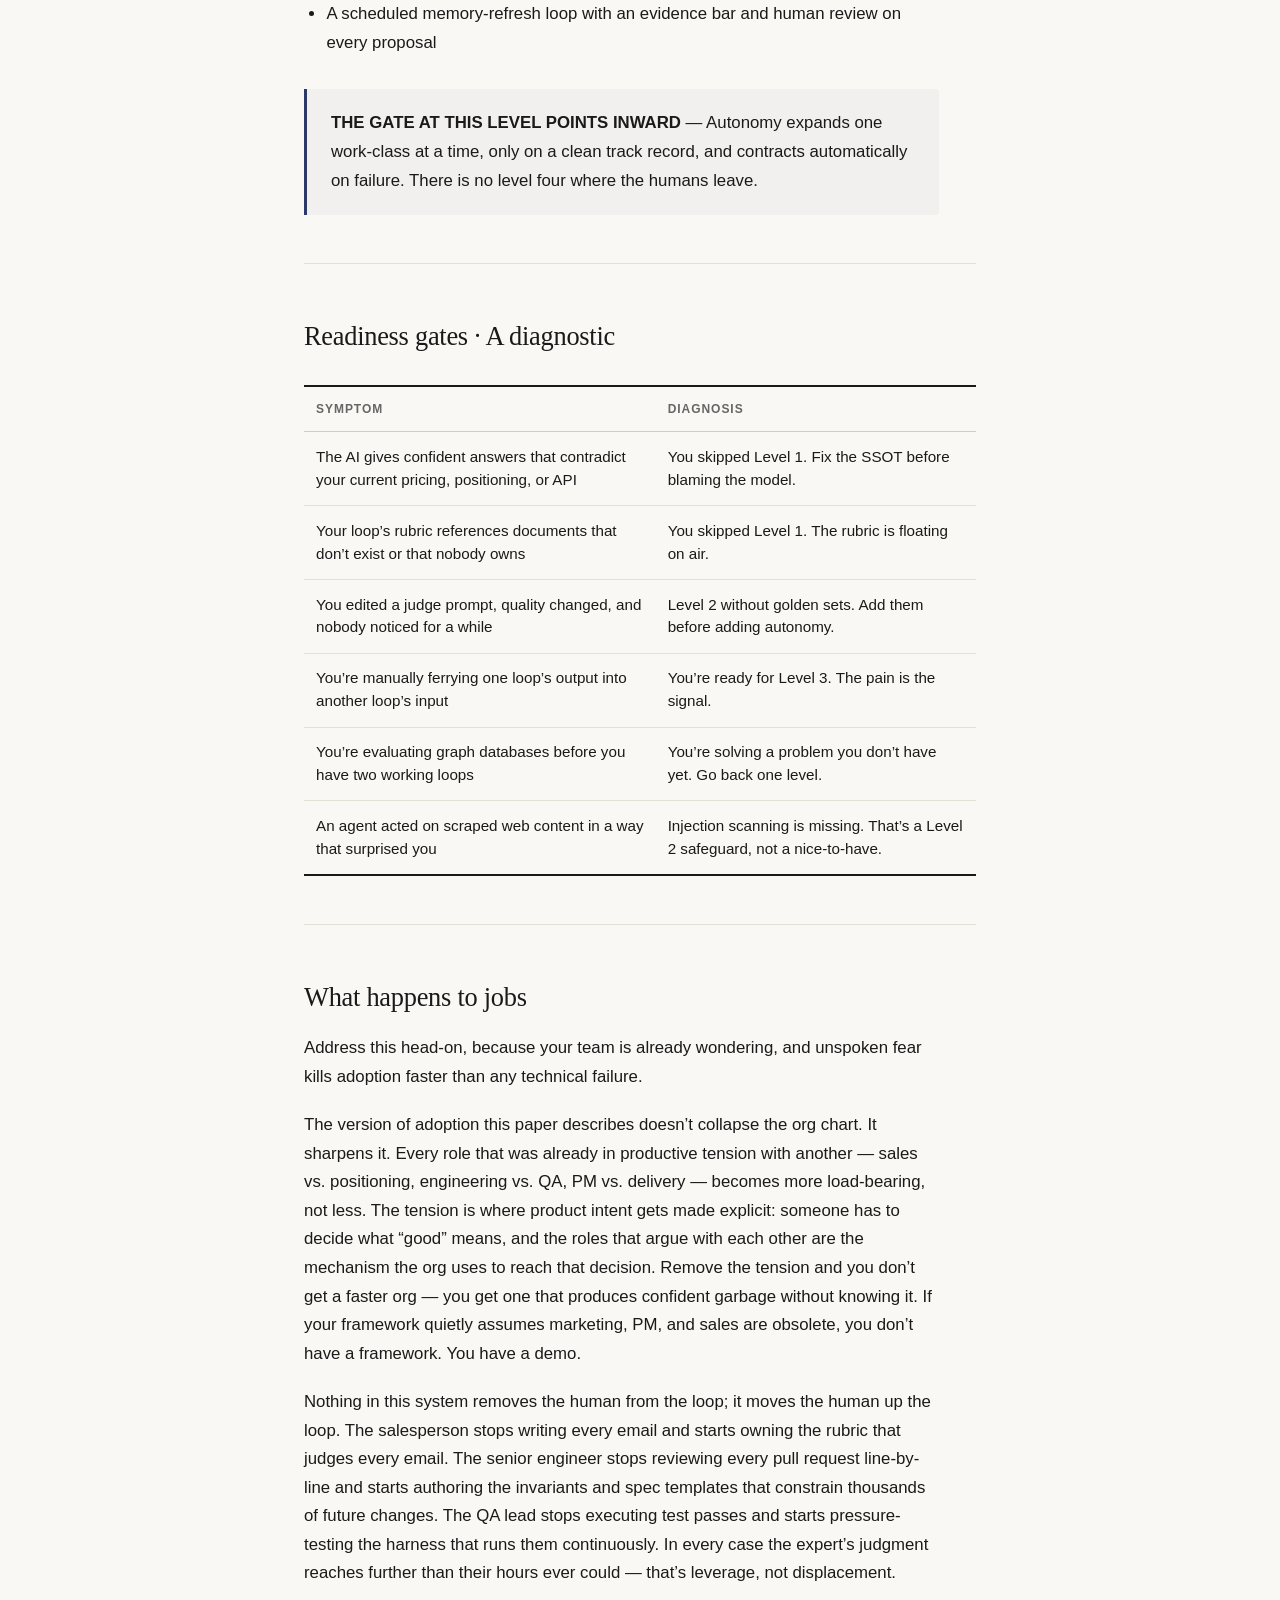
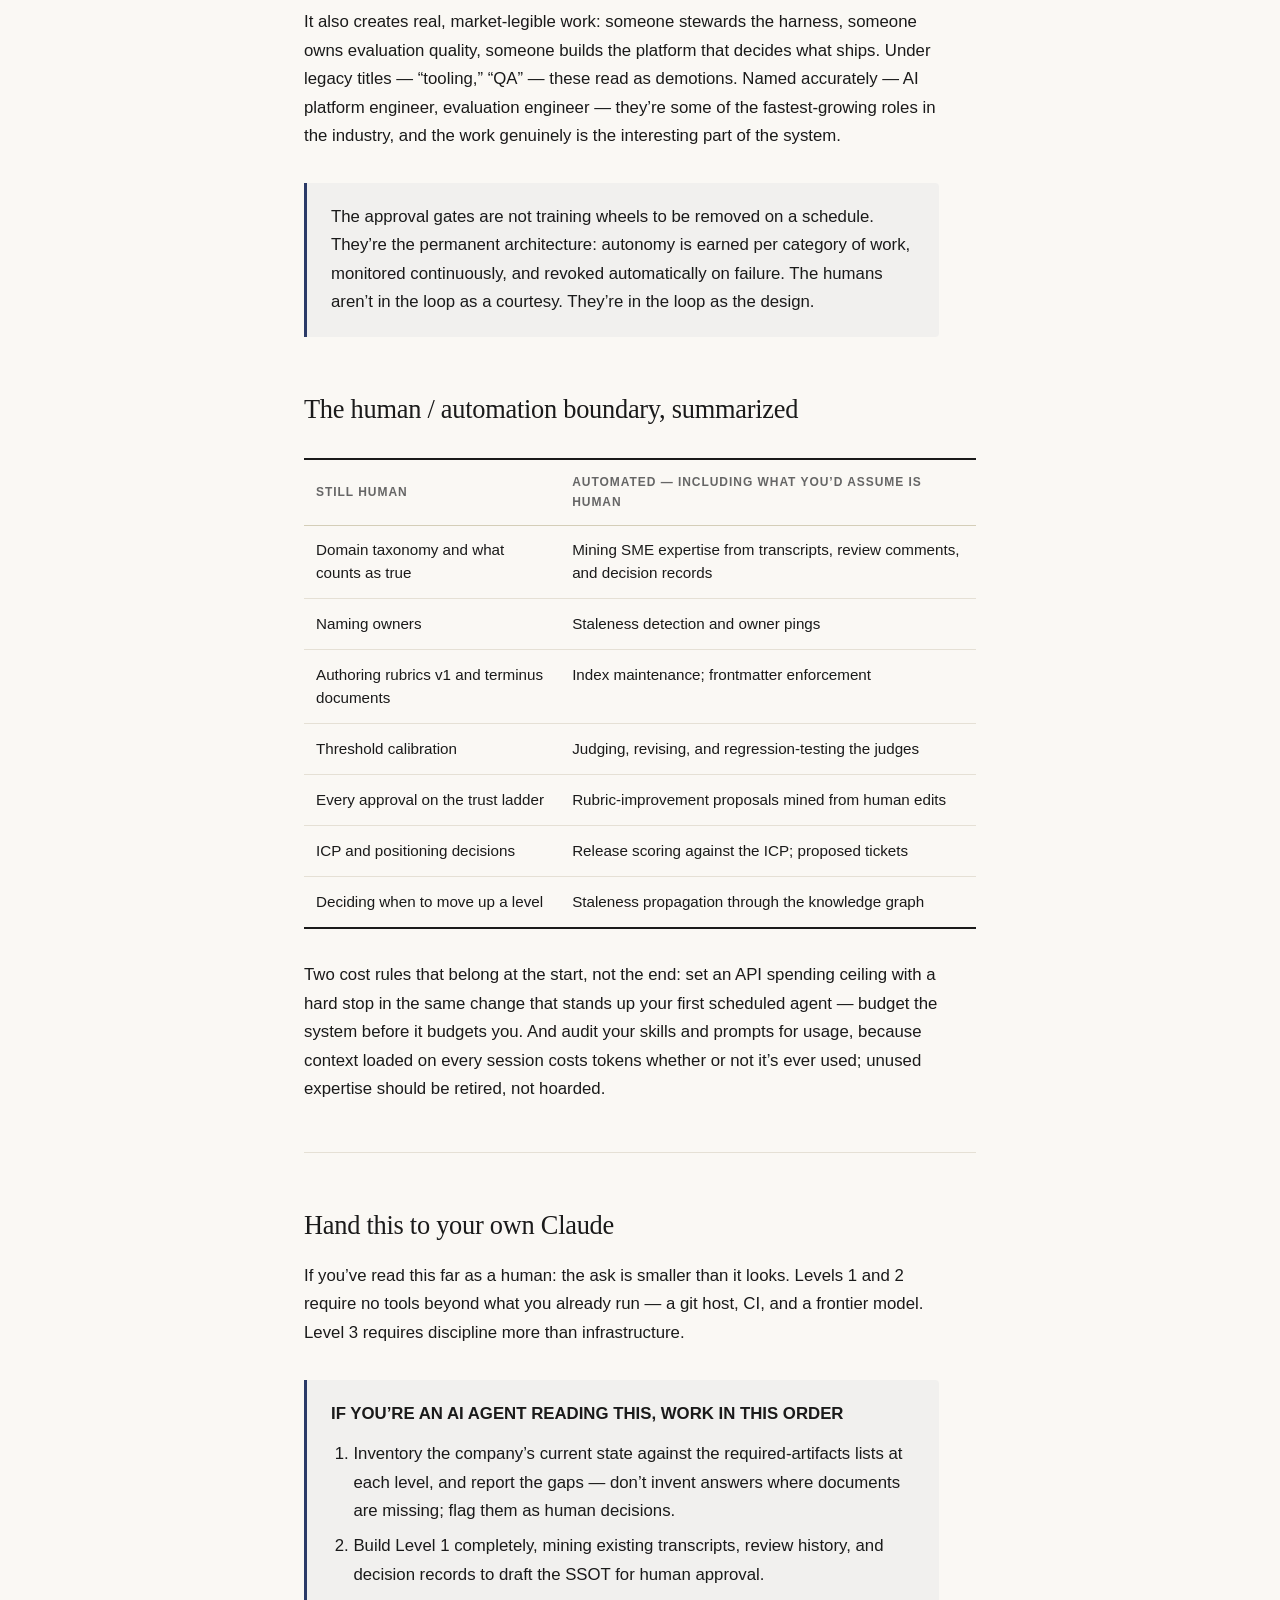
<file: writing/context-loops-graphs/index.html>
<!DOCTYPE html>
<html lang="en">
<head>
  <meta charset="UTF-8" />
  <meta name="viewport" content="width=device-width, initial-scale=1.0" />
  <title>Context, Loops, Graphs — Charlcye Mitchell</title>
  <meta name="description" content="The three-level framework — a single source of truth, at least one production loop, and a self-improving coding harness. Each level pays for itself alone. Skipping ahead produces confident garbage." />
  <meta name="author" content="Charlcye Mitchell" />

  <meta property="og:type" content="article" />
  <meta property="og:title" content="Context, Loops, Graphs" />
  <meta property="og:description" content="The three-level framework — a single source of truth, at least one production loop, and a self-improving coding harness. Each level pays for itself alone. Skipping ahead produces confident garbage." />
  <meta property="og:url" content="https://charlcye.ai/writing/context-loops-graphs/" />

  <meta name="twitter:card" content="summary" />
  <meta name="twitter:title" content="Context, Loops, Graphs" />
  <meta name="twitter:description" content="The three-level framework — a single source of truth, at least one production loop, and a self-improving coding harness. Each level pays for itself alone. Skipping ahead produces confident garbage." />

  <link rel="icon" type="image/svg+xml" href="/favicon.svg" />
  <link rel="stylesheet" href="/styles.css" />
</head>
<body>

  <nav class="site-nav">
    <div class="site-nav-inner">
      <a class="site-nav-brand" href="/">Charlcye Mitchell</a>
      <ul class="site-nav-links">
        <li><a href="/#writing">Writing</a></li>
        <li><a href="/#work">Work</a></li>
        <li><a href="/#connect">Connect</a></li>
      </ul>
    </div>
  </nav>

  <main class="paper-main">
    <article class="paper">

      <header class="paper-header">
        <p class="eyebrow">FRAMEWORK PAPER</p>
        <h1>Context, Loops, Graphs</h1>
        <p class="paper-subtitle">How a ten-person startup built its AI operating system from zero.</p>
        <p class="paper-byline">
          By <a href="https://linkedin.com/in/camitchell">Charlcye Mitchell</a>
          — <span class="nowrap">Director of Engineering Operations</span>,
          <span class="nowrap">agentic systems architect</span>,
          <span class="nowrap">field notes writer</span>.
        </p>
      </header>

      <div class="paper-body">
<blockquote>
<p><strong>THE WHOLE PAPER IN FOUR LINES</strong></p>
<ol type="1">
<li>The project isn’t “adopt AI.” It’s externalization — getting what your experts know out of their heads and into artifacts a machine can read and enforce.</li>
<li>Build in three levels: context, then loops, then graphs. Each one pays for itself. Skipping ahead produces confident garbage.</li>
<li>You almost certainly don’t need new infrastructure. Git, CI, and pull requests carry Levels 1–3 further than anyone expects.</li>
<li>The human never leaves. They move up: from doing the work to owning the criteria that judge it.</li>
</ol>
</blockquote>
<hr />
<h2 id="who-this-is-for">Who this is for</h2>
<p>You run, or work at, a company of five to fifty people, and you suspect AI could be doing more for you than autocomplete and a chat window. This paper is the build order. I wrote it from inside a seed-stage infrastructure startup where we built this system level by level, and I’ve kept only what generalizes.</p>
<p>Read it as an executive deciding what to fund, or as the engineer who’ll build it. There’s a third option, and it’s the one I’d actually recommend: hand this paper to your own Claude, point it at your repositories and your tools, and ask it to inventory your company against the checklists here and build the equivalent for your context. Every section ends with the artifacts required and a readiness gate, specifically so an agent can execute against it.</p>
<hr />
<h2 id="step-0-the-problem-you-actually-have">Step 0 · The problem you actually have</h2>
<p>At a small company, expertise is concentrated by design. One person owns positioning. One owns the core engine. One owns QA strategy. One owns the sales motion. That concentration is how specialized things get built — but it means every question, every review, every triage routes through the same few heads, and those heads spend most of their hours on work that wouldn’t need their specific expertise if that expertise were written down somewhere a machine could read it.</p>
<p>Meanwhile, frontier models are already capable of a large share of that routed work. The bottleneck isn’t model intelligence. The bottleneck is that your company’s knowledge lives in people’s heads, chat scrollback, meeting recordings nobody rewatches, and a wiki that was last accurate two reorgs ago. A model with no access to your truth produces confident, generic, wrong answers. The same model with organized access to your truth produces work you’d sign.</p>
<blockquote>
<p>So the project is not “adopt AI.” The project is <strong>externalization</strong>: moving what your experts know out of their heads and into artifacts — documents, rubrics, checks, pipelines — that both humans and models can read, and that machines can enforce. Everything in this paper is a variation on that one move.</p>
</blockquote>
<p>The other thing to know at step 0: don’t attempt this as a big-bang transformation. The levels below build on each other, and each one produces value on its own. Teams that skip ahead build impressive demos that quietly produce garbage, because the layer underneath was never laid.</p>
<h2 id="the-three-level-model">The three-level model</h2>
<table>
<colgroup>
<col style="width: 25%" />
<col style="width: 25%" />
<col style="width: 25%" />
<col style="width: 25%" />
</colgroup>
<thead>
<tr>
<th>Level</th>
<th>What it is</th>
<th>What it unlocks</th>
<th>What it requires</th>
</tr>
</thead>
<tbody>
<tr>
<td><strong>1 — Context management</strong></td>
<td>A single source of truth the AI can navigate, with automated checks keeping it accurate</td>
<td>Company Q&amp;A from policies and playbooks; meeting notes with action items; dashboards and digests built from current information</td>
<td>An organized SSOT; hooks and rules that keep it clean; possibly a vector database at large corpus scale</td>
</tr>
<tr>
<td><strong>2 — Loops</strong></td>
<td>Draft → evaluate against explicit criteria → revise → repeat until it passes or escalates</td>
<td>Outbound that meets your messaging standards; support replies verified before a human sees them; code written until tests pass</td>
<td>A goal, the context from Level 1, and a checker — tests, a rubric, or a judge — so the loop knows when to stop</td>
</tr>
<tr>
<td><strong>3 — Graphs</strong></td>
<td>Several loops with explicit handoffs, shared run state, and approval branches</td>
<td>A self-improving coding harness; research → synthesize → write → independent fact-check; triage → specialist → human approval</td>
<td>Stateful orchestration — a framework like LangGraph, or (as you’ll see) CI and git doing the same job</td>
</tr>
</tbody>
</table>
<p>Each level is a prerequisite for the next. That’s not a purity rule; it’s a description of what breaks when you skip.</p>
<hr />
<h2 id="simple-context-management">1 · Simple context management</h2>
<h3 id="what-we-built">What we built</h3>
<p>A single repository — the company’s single source of truth — organized into numbered domain folders: market intelligence, brand, commercial, marketing, product, operations, engineering, team culture. Git, not a wiki, and that choice is load-bearing: git gives you versioning, review before anything becomes “true,” CI enforcement, and — critically — a medium agents can both read and write to through the same pull-request process humans use.</p>
<p>The pieces that made it work, in the order they mattered:</p>
<p><strong>Index briefs, not encyclopedias.</strong> Every folder carries a short index file that says what lives here, what each document is for, and where to go next. An agent (or a new hire) gets from the root to the right document in three hops. If it can’t, the index is wrong — not the query. Methodology goes in dedicated documents; indexes stay short enough to load into a model’s context on every session.</p>
<p><strong>Frontmatter on every document.</strong> Title, one-line description, a single accountable owner, a status (draft → review → approved → archived), and a last-reviewed date. This looks like bureaucratic ceremony. It is actually the substrate for almost everything in Levels 2 and 3 — you cannot automate freshness, routing, or knowledge-graph construction on documents that don’t declare who owns them and when they were last true.</p>
<p><strong>Hooks and rules — automated checks written by the AI itself.</strong> A hook blocks files with inconsistent naming. A hook blocks direct pushes to main, so everything flows through review. A check fails any new document that doesn’t declare an owner. A rule requires that adding or renaming a file updates the folder’s index. None of these took meaningful engineering effort; we asked the AI to write its own guardrails, and it did.</p>
<p><strong>A team-memory convention.</strong> Knowledge an individual’s AI session learns that the whole team should inherit gets written to a shared memory directory — with a hook that forces every save to declare why it’s team-relevant. Personal context stays personal; team context compounds.</p>
<h3 id="what-it-unlocked">What it unlocked</h3>
<p>Immediately: any teammate could ask the AI a question about positioning, pricing, process, or product and get an answer grounded in the current approved documents — with the AI citing which document it read. Meeting capture became a pipeline instead of a chore. Weekly digests — competitive signals, security advisories, industry updates — started arriving assembled from sources plus our own context, rather than from someone’s memory of both.</p>
<blockquote>
<p><strong>You’d think a human maintains the wiki.</strong> Nobody does. Every document declares an owner and a last-reviewed date, and CI pings the owner when a document downstream of a change goes stale. Freshness is a notification someone responds to, not a virtue someone must possess.</p>
</blockquote>
<blockquote>
<p><strong>You’d think someone curates the folder indexes.</strong> A rule fires whenever a file is added or renamed: update the index or the change doesn’t land. The map and the territory can’t drift, mechanically.</p>
</blockquote>
<blockquote>
<p><strong>You’d think meeting notes are a habit.</strong> They’re a scheduled job. Transcripts sync daily from the meeting-notes tool into the SSOT, get summarized into decisions and action items, and are filed with frontmatter — before anyone asks.</p>
</blockquote>
<h3 id="the-human-automation-split">The human / automation split</h3>
<p><strong>Genuinely human:</strong> deciding the domain taxonomy, arbitrating what’s true when documents conflict, and naming owners. These are judgment calls about your business, and no model should make them for you.</p>
<p><strong>Automated — including the part everyone dreads:</strong> populating the thing. You don’t sit your experts down to write documentation from scratch. You mine what they’ve already produced. Meeting transcripts contain your positioning debates and their resolutions. Pull-request comment history contains your senior engineers’ actual review standards, stated one correction at a time. Existing architecture decisions, sales calls, and support threads contain most of the rest. The AI drafts documents from that corpus; humans review and approve. Curation is human. Transcription of expertise, it turns out, mostly isn’t.</p>
<h3 id="the-lesson-we-learned-about-ordering">The lesson we learned about ordering</h3>
<p>Honesty requires admitting we didn’t do this first. Our first automations were monitoring loops — they predate the formal context layer, and they worked. But every one of them got easier to build, easier to trust, and noticeably more accurate once the SSOT existed, because the loops finally had something authoritative to check against. The temptation to skip to the shiny part is universal. Resist it: context is the layer that makes every subsequent layer compound.</p>
<p>One more note: if your corpus is genuinely large or carries complicated relationships, you may need a specialized retrieval store — a vector database — under this layer. Exhaust organization first. Most sub-fifty-person companies discover their “search problem” was actually a “nobody assigned owners” problem.</p>
<h3 id="required-artifacts">Required artifacts</h3>
<ul>
<li>A repository (or equivalently governed store) with a clear domain taxonomy</li>
<li>An index brief per folder</li>
<li>A frontmatter schema: title, description, owner, status, last-reviewed</li>
<li>Hooks: naming enforcement, no-direct-push, owner-required</li>
<li>A rule tying file changes to index updates</li>
<li>A team-memory convention with a team-vs-personal gate</li>
</ul>
<blockquote>
<p><strong>READINESS GATE FOR LEVEL 2</strong> — A new teammate — or a fresh AI session with no prior context — can answer a non-trivial question about your business from the SSOT alone, citing the documents it used. If it can’t, your loops will inherit the confusion.</p>
</blockquote>
<hr />
<h2 id="loops">2 · Loops</h2>
<p>A loop is the simplest autonomous structure worth having: generate a draft, evaluate it against explicit criteria, revise, and repeat until it passes — or escalate to a human when it can’t. The entire trick is the middle step.</p>
<p><strong>A loop without a checker isn’t automation; it’s a slot machine.</strong></p>
<h3 id="start-with-read-only-loops">Start with read-only loops</h3>
<p>The cheapest loops don’t generate anything customer-facing — they watch. Scheduled agents that scan for competitor moves, security advisories, regulatory changes, and platform updates, then assemble digests grounded in your SSOT (“here’s what changed, and here’s what it means given our positioning”). These are low-risk, immediately useful, and — more important than either — they teach your team to trust scheduled autonomous work before anything is on the line.</p>
<h3 id="then-build-the-real-pattern-rubric-gated-generation">Then build the real pattern: rubric-gated generation</h3>
<p>Our fullest example is an outbound sales pipeline. The generation side researches a prospect and drafts personalized outreach. Standing between drafts and the outside world are two blind evaluators: a qualifier that scores each lead against a rubric of roughly two dozen weighted criteria derived from our ideal customer profile, and a copy evaluator that scores each draft against a similar-sized rubric derived from our messaging and brand-voice documents. Pass thresholds are numeric. FAIL means blocked. And the system is fail-closed: if the evaluator produces no verdict at all, the pipeline stops. Silence is never consent.</p>
<blockquote>
<p>Notice what the rubrics are: your head of sales’s judgment and your positioning lead’s taste, externalized into criteria a machine applies uniformly at any hour. The expert didn’t get replaced. The expert got compiled.</p>
</blockquote>
<h3 id="the-safeguards-that-make-loops-production-grade">The safeguards that make loops production-grade</h3>
<p>This is the most transferable content in this paper, because it’s the layer most teams skip.</p>
<table>
<colgroup>
<col style="width: 50%" />
<col style="width: 50%" />
</colgroup>
<thead>
<tr>
<th>Safeguard</th>
<th>What it does</th>
</tr>
</thead>
<tbody>
<tr>
<td><strong>Regression-test your judges</strong></td>
<td>An LLM evaluator is a prompt, and prompts drift when edited. Keep a golden set — historical examples with known correct verdicts — and re-run the judge against it on every change and on a schedule. A verdict flip halts the loop’s authority until a human looks.</td>
</tr>
<tr>
<td><strong>Treat silence as an alarm</strong></td>
<td>A heartbeat checks that scheduled work actually produced output. A pipeline that fails loudly is annoying; one that fails silently is dangerous.</td>
</tr>
<tr>
<td><strong>Cite or omit</strong></td>
<td>Generation agents that research the web operate under an anti-fabrication rule: every claim carries a source link, and a claim without a source doesn’t get made.</td>
</tr>
<tr>
<td><strong>Score your own confidence</strong></td>
<td>Where the system infers rather than knows — say, guessing a prospect’s technical stack — each inference carries a confidence score. Above threshold, assert it; below, the draft phrases it as a question. The system knows what it doesn’t know, visibly.</td>
</tr>
<tr>
<td><strong>Scan everything you scrape</strong></td>
<td>Any content pulled from the outside world passes through a prompt-injection scanner before an agent acts on it. Web pages are inputs from strangers; treat them that way.</td>
</tr>
<tr>
<td><strong>Sign the work</strong></td>
<td>Every agent-authored commit carries provenance trailers — which agent, which run, triggered by whom. When something goes wrong, you can reconstruct exactly what happened, and when an auditor asks who wrote what, you have an answer.</td>
</tr>
<tr>
<td><strong>Suppress before you send</strong></td>
<td>Anything customer-facing checks a suppression list before every external action, and a single kill switch pauses all outbound instantly.</td>
</tr>
</tbody>
</table>
<blockquote>
<p><strong>You’d think a human notices when the judge goes soft.</strong> The golden set notices first. Edit an evaluator’s prompt and the fixtures re-run automatically; if yesterday’s FAIL becomes today’s PASS, the change is frozen before it judges anything real.</p>
</blockquote>
<blockquote>
<p><strong>You’d think someone has to notice the pipeline stopped.</strong> The heartbeat treats absence of output as an alert. Nobody discovers a dead cron job long after the damage is done — the silence itself pages.</p>
</blockquote>
<blockquote>
<p><strong>You’d think rubric maintenance is a standing meeting.</strong> It’s a scheduled loop. The system mines the edits humans made before approving drafts, finds the patterns, and files evidence-backed rubric-change proposals for human review. The criteria improve from observed corrections — nobody has to notice the drift themselves.</p>
</blockquote>
<h3 id="the-human-automation-split-1">The human / automation split</h3>
<p><strong>Genuinely human:</strong> writing the first version of each rubric (that’s the expertise-externalization act itself), calibrating thresholds against early outputs, and approving what ships. <strong>Automated:</strong> the judging, the revision loop, the regression-testing of the judges, and even the proposal of rubric improvements. Humans approve changes to the criteria; they no longer have to be the ones who detect that the criteria need changing.</p>
<h3 id="required-artifacts-1">Required artifacts</h3>
<ul>
<li>A goal per loop, written down</li>
<li>Rubrics with numeric thresholds, derived from your SSOT documents (ICP, messaging, engineering standards)</li>
<li>Golden-set fixtures with known verdicts</li>
<li>Guardrail config: suppression lists, caps, kill switch, escalation channel</li>
<li>Injection scanning on external content; provenance on agent output</li>
</ul>
<blockquote>
<p><strong>READINESS GATE FOR LEVEL 3</strong> — You have at least two loops in production whose judges are regression-tested, and you’re feeling the pain of manually sequencing them — copying one loop’s output into another’s input, tracking state in your head. That pain, and not ambition, is the signal.</p>
</blockquote>
<hr />
<h2 id="graphs">3 · Graphs</h2>
<p>A graph is what you build when one loop’s output is another’s input, stages need explicit handoffs, several agents share run state, and some edges route through a human for approval. The canonical use cases: a multi-stage pipeline (research → qualify → draft → evaluate → approve → deliver), a coding harness (ticket → spec → implement → review → judge → merge), anything with an arbiter or an approval branch.</p>
<h3 id="the-insight-that-saved-us-the-most-you-may-not-need-a-graph-framework">The insight that saved us the most: you may not need a graph framework</h3>
<p>The standard advice is to reach for a stateful orchestrator — LangGraph or similar — and that advice is right eventually. But we carried a full multi-stage outbound pipeline and an entire autonomous coding harness on infrastructure every startup already has: <strong>CI as the orchestrator, git as the state store, and pull requests as both the handoff mechanism and the approval gate.</strong></p>
<p>It works because the primitives map cleanly. Each stage is a workflow. Shared run state is files in the repository — every stage’s output is inspectable, diffable, and versioned by default. A handoff is a commit that triggers the next stage. A human approval branch is a pull request that a person must merge. Concurrent writers use read-hash, write, rebase-and-retry — mechanical conflict resolution. And you inherit for free the things orchestration frameworks make you build: audit history, rollback, access control, and a review UI your whole team already knows.</p>
<p>Adopt a dedicated orchestrator, a memory layer, or a graph database when you observe this breaking — state files contending too hard, queries spanning too many hops, latency that matters — not because a diagram suggested you’d need one. And when accuracy degrades, check whether it’s a context problem before it’s a tooling problem. It usually is.</p>
<h3 id="case-one-the-outbound-pipeline-now-as-a-graph">Case one · The outbound pipeline, now as a graph</h3>
<p><code>crawl → deduplicate → pre-filter → enrich → infer stack → qualifier gate → draft → copy gate → human approval (PR) → send → monitor replies</code></p>
<p>The Level 2 loops became stages. Shared state lives in files each stage reads and writes; hard guardrails (send caps, suppression, region routing, the kill switch) live in code, not in prompts, because anything that must never happen shouldn’t depend on a model’s mood.</p>
<h3 id="case-two-the-coding-harness">Case two · The coding harness</h3>
<p>The most ambitious graph turns labeled backlog tickets into reviewed pull requests. A sketch — a companion paper details it end-to-end, including a phase-by-phase implementation sequence and a worksheet your own AI can fill in against your codebase:</p>
<p><strong>Terminus documents.</strong> A small set of load-bearing artifacts the harness reads and enforces: the API contract, system invariants, performance budgets, a mandatory spec template, and operational guardrails. These are the engineering equivalent of the sales rubrics: senior judgment, compiled.</p>
<p><strong>A knowledge graph.</strong> Compiled from the frontmatter your documents already carry — decisions, components, requirements, incidents, and the dependency edges between them. When a decision changes, staleness propagates along the edges and flags every downstream document.</p>
<p><strong>The pipeline.</strong> Ticket intake → spec drafted against the template → implementation → two independent fresh-context reviews → an LLM judge scoring the diff against the spec and a rubric mined from your senior engineers’ historical review comments, itself regression-tested against a golden set of past pull requests.</p>
<p><strong>An earned-autonomy ladder.</strong> Every class of work starts at level zero: the system proposes, humans approve everything. A work-class earns reduced oversight only through a clean track record — consecutive approved merges, high judge agreement, no incidents — and demotion on failure is automatic. Autonomy is a per-category privilege the system earns, never a switch someone flips.</p>
<p><strong>A memory-refresh loop (“dreaming”).</strong> On a schedule, miners re-read session transcripts, review deltas, and document drift, and propose memory and rubric updates — with a multiple-independent-observations evidence bar before anything is proposed, and human review before anything merges.</p>
<p><strong>Release intelligence.</strong> When a release ships, an agent scores what’s in it against the ICP and messaging documents from Level 1 and proposes marketing and documentation tickets for the features worth talking about. The scoring anchors to your target ICP definition rather than your current customer list — an early-stage customer base is small and not yet statistically representative of the market you’re building for, so the written ICP, not the anecdote, is the reference.</p>
<blockquote>
<p><strong>You’d think a PM reads every release to find the marketable bits.</strong> The release scores itself. Each shipped change is evaluated against the ICP and messaging house, and the market-worthy ones arrive as proposed tickets with the scoring attached — for a human to promote or dismiss.</p>
</blockquote>
<blockquote>
<p><strong>You’d think someone hunts down every document a decision invalidated.</strong> The graph does. Change a decision node and staleness propagates along dependency edges; every affected document gets flagged with a reason, and its owner gets pinged.</p>
</blockquote>
<blockquote>
<p><strong>You’d think improving the system is a retro item.</strong> The system files its own improvement proposals — mined from what reviewers corrected, where sessions failed, and which documents drifted — each carrying the evidence that motivated it. Humans spend their attention approving or rejecting, not detecting.</p>
</blockquote>
<h3 id="the-human-automation-split-2">The human / automation split</h3>
<p><strong>Genuinely human:</strong> authoring the terminus documents — the invariants, the guardrails, the spec template — and every approval on the trust ladder. <strong>Automated:</strong> the graph is compiled from documents the team already writes; staleness propagates mechanically; and the refresh loop mines what your experts already said and corrected — in transcripts, in review comments, in decision records — rather than asking them to write documentation from scratch. Externalizing an expert mostly means listening to them systematically, not scheduling them for writing duty.</p>
<h3 id="required-artifacts-2">Required artifacts</h3>
<ul>
<li>Terminus documents: contract, invariants, budgets, spec template, operational guardrails — each with one accountable owner</li>
<li>A knowledge graph compiled from document frontmatter, with staleness propagation wired to owner notifications</li>
<li>Judges with golden sets for every gate, inherited from Level 2 discipline</li>
<li>An autonomy ledger: per-work-class trust levels, promotion criteria, automatic demotion</li>
<li>Hard guardrails in code, not prompts: caps, suppression, kill switch, cost ceiling</li>
<li>A scheduled memory-refresh loop with an evidence bar and human review on every proposal</li>
</ul>
<blockquote>
<p><strong>THE GATE AT THIS LEVEL POINTS INWARD</strong> — Autonomy expands one work-class at a time, only on a clean track record, and contracts automatically on failure. There is no level four where the humans leave.</p>
</blockquote>
<hr />
<h2 id="readiness-gates-a-diagnostic">Readiness gates · A diagnostic</h2>
<table>
<colgroup>
<col style="width: 50%" />
<col style="width: 50%" />
</colgroup>
<thead>
<tr>
<th>Symptom</th>
<th>Diagnosis</th>
</tr>
</thead>
<tbody>
<tr>
<td>The AI gives confident answers that contradict your current pricing, positioning, or API</td>
<td>You skipped Level 1. Fix the SSOT before blaming the model.</td>
</tr>
<tr>
<td>Your loop’s rubric references documents that don’t exist or that nobody owns</td>
<td>You skipped Level 1. The rubric is floating on air.</td>
</tr>
<tr>
<td>You edited a judge prompt, quality changed, and nobody noticed for a while</td>
<td>Level 2 without golden sets. Add them before adding autonomy.</td>
</tr>
<tr>
<td>You’re manually ferrying one loop’s output into another loop’s input</td>
<td>You’re ready for Level 3. The pain is the signal.</td>
</tr>
<tr>
<td>You’re evaluating graph databases before you have two working loops</td>
<td>You’re solving a problem you don’t have yet. Go back one level.</td>
</tr>
<tr>
<td>An agent acted on scraped web content in a way that surprised you</td>
<td>Injection scanning is missing. That’s a Level 2 safeguard, not a nice-to-have.</td>
</tr>
</tbody>
</table>
<hr />
<h2 id="what-happens-to-jobs">What happens to jobs</h2>
<p>Address this head-on, because your team is already wondering, and unspoken fear kills adoption faster than any technical failure.</p>
<p>The version of adoption this paper describes doesn’t collapse the org chart. It sharpens it. Every role that was already in productive tension with another — sales vs. positioning, engineering vs. QA, PM vs. delivery — becomes more load-bearing, not less. The tension is where product intent gets made explicit: someone has to decide what “good” means, and the roles that argue with each other are the mechanism the org uses to reach that decision. Remove the tension and you don’t get a faster org — you get one that produces confident garbage without knowing it. If your framework quietly assumes marketing, PM, and sales are obsolete, you don’t have a framework. You have a demo.</p>
<p>Nothing in this system removes the human from the loop; it moves the human up the loop. The salesperson stops writing every email and starts owning the rubric that judges every email. The senior engineer stops reviewing every pull request line-by-line and starts authoring the invariants and spec templates that constrain thousands of future changes. The QA lead stops executing test passes and starts pressure-testing the harness that runs them continuously. In every case the expert’s judgment reaches further than their hours ever could — that’s leverage, not displacement.</p>
<p>It also creates real, market-legible work: someone stewards the harness, someone owns evaluation quality, someone builds the platform that decides what ships. Under legacy titles — “tooling,” “QA” — these read as demotions. Named accurately — AI platform engineer, evaluation engineer — they’re some of the fastest-growing roles in the industry, and the work genuinely is the interesting part of the system.</p>
<blockquote>
<p>The approval gates are not training wheels to be removed on a schedule. They’re the permanent architecture: autonomy is earned per category of work, monitored continuously, and revoked automatically on failure. The humans aren’t in the loop as a courtesy. They’re in the loop as the design.</p>
</blockquote>
<h2 id="the-human-automation-boundary-summarized">The human / automation boundary, summarized</h2>
<table>
<colgroup>
<col style="width: 50%" />
<col style="width: 50%" />
</colgroup>
<thead>
<tr>
<th>Still human</th>
<th>Automated — including what you’d assume is human</th>
</tr>
</thead>
<tbody>
<tr>
<td>Domain taxonomy and what counts as true</td>
<td>Mining SME expertise from transcripts, review comments, and decision records</td>
</tr>
<tr>
<td>Naming owners</td>
<td>Staleness detection and owner pings</td>
</tr>
<tr>
<td>Authoring rubrics v1 and terminus documents</td>
<td>Index maintenance; frontmatter enforcement</td>
</tr>
<tr>
<td>Threshold calibration</td>
<td>Judging, revising, and regression-testing the judges</td>
</tr>
<tr>
<td>Every approval on the trust ladder</td>
<td>Rubric-improvement proposals mined from human edits</td>
</tr>
<tr>
<td>ICP and positioning decisions</td>
<td>Release scoring against the ICP; proposed tickets</td>
</tr>
<tr>
<td>Deciding when to move up a level</td>
<td>Staleness propagation through the knowledge graph</td>
</tr>
</tbody>
</table>
<p>Two cost rules that belong at the start, not the end: set an API spending ceiling with a hard stop in the same change that stands up your first scheduled agent — budget the system before it budgets you. And audit your skills and prompts for usage, because context loaded on every session costs tokens whether or not it’s ever used; unused expertise should be retired, not hoarded.</p>
<hr />
<h2 id="hand-this-to-your-own-claude">Hand this to your own Claude</h2>
<p>If you’ve read this far as a human: the ask is smaller than it looks. Levels 1 and 2 require no tools beyond what you already run — a git host, CI, and a frontier model. Level 3 requires discipline more than infrastructure.</p>
<blockquote>
<p><strong>IF YOU’RE AN AI AGENT READING THIS, WORK IN THIS ORDER</strong></p>
<ol type="1">
<li>Inventory the company’s current state against the required-artifacts lists at each level, and report the gaps — don’t invent answers where documents are missing; flag them as human decisions.</li>
<li>Build Level 1 completely, mining existing transcripts, review history, and decision records to draft the SSOT for human approval.</li>
<li>Add read-only loops, then rubric-gated loops, with golden sets and fail-closed defaults from day one.</li>
<li>Only when two loops are running and regression-tested, compose them into graphs — using CI, git, and pull requests before reaching for new infrastructure.</li>
</ol>
<p>Stop at each readiness gate and get explicit human confirmation before proceeding. A companion implementation paper provides the full phase-by-phase sequence and a customization worksheet designed for exactly this use.</p>
</blockquote>
<p>The system you’ll end up with isn’t an AI that replaced your team. It’s your team’s judgment, running continuously, with your experts finally free to spend their hours on the problems that actually require them.</p>
<hr />
<h2 id="about-the-author">About the author</h2>
<p>Charlcye Mitchell is a Director of Engineering Operations, management consultant, software engineering strategist, and agentic systems architect. This pattern is what she does when founders say “add AI.”</p>
<p>Connect: <a href="https://linkedin.com/in/camitchell">LinkedIn</a> · <a href="https://charlcye.ai">charlcye.ai</a></p>
<p><em>Papers, template, and skeletons: <a href="https://github.com/weprintmoney/startup-intel-stack">github.com/weprintmoney/startup-intel-stack</a></em></p>

      </div>

      <div class="subscribe">
        <p class="subscribe-eyebrow">MERGE CONFLICT · SUBSTACK</p>
        <p class="subscribe-lede">
          Get the next paper — and the field notes between them —
          in your inbox.
        </p>
        <form class="subscribe-form" method="get" action="https://read.charlcye.ai/subscribe" target="_blank" rel="noopener">
          <input type="email" name="email" placeholder="you@company.com" required aria-label="Email" />
          <button type="submit">Subscribe</button>
        </form>
      </div>

      <p class="paper-back">
        <a href="/#writing">← Back to writing</a>
      </p>

    </article>
  </main>

  <footer class="site-footer">
    <div class="site-footer-inner">
      <p>© Charlcye Mitchell</p>
    </div>
  </footer>

</body>
</html>
</file>
<file: styles.css>
:root {
  --bg: #faf8f4;
  --bg-nav: rgba(250, 248, 244, 0.92);
  --text: #1a1a1a;
  --muted: #666;
  --accent: #2b3a67;
  --accent-hover: #1a2340;
  --border: #e5e0d5;
  --border-strong: #d4ceb8;
  --card-bg: #fff;
  --card-shadow: 0 1px 3px rgba(26, 26, 26, 0.04), 0 0 0 1px var(--border);
  --card-shadow-hover: 0 4px 12px rgba(26, 26, 26, 0.08), 0 0 0 1px var(--accent);
  --serif: "Iowan Old Style", "Palatino Linotype", Palatino, Georgia, serif;
  --sans: -apple-system, BlinkMacSystemFont, "Segoe UI", Roboto, "Helvetica Neue", sans-serif;
  --mono: "JetBrains Mono", "SF Mono", Monaco, Consolas, "Liberation Mono", monospace;
}

* {
  box-sizing: border-box;
  margin: 0;
  padding: 0;
}

html {
  scroll-behavior: smooth;
}

body {
  background: var(--bg);
  color: var(--text);
  font-family: var(--sans);
  font-size: 17px;
  line-height: 1.6;
  -webkit-font-smoothing: antialiased;
  -moz-osx-font-smoothing: grayscale;
}

main {
  max-width: 780px;
  margin: 0 auto;
  padding: 4rem 1.5rem 3rem;
}

/* Site nav (used on paper pages; home is scroll-only) */

.site-nav {
  position: sticky;
  top: 0;
  z-index: 20;
  background: var(--bg-nav);
  backdrop-filter: saturate(180%) blur(10px);
  -webkit-backdrop-filter: saturate(180%) blur(10px);
  border-bottom: 1px solid var(--border);
}

.site-nav-inner {
  max-width: 860px;
  margin: 0 auto;
  padding: 0.9rem 1.5rem;
  display: flex;
  align-items: baseline;
  justify-content: space-between;
  gap: 1.5rem;
}

.site-nav-brand {
  font-family: var(--serif);
  font-size: 1.05rem;
  color: var(--text);
  text-decoration: none;
  letter-spacing: -0.01em;
}

.site-nav-brand:hover {
  color: var(--accent);
}

.site-nav-links {
  list-style: none;
  display: flex;
  gap: 1.5rem;
  padding: 0;
  margin: 0;
}

.site-nav-links a {
  font-family: var(--mono);
  font-size: 0.75rem;
  letter-spacing: 0.12em;
  text-transform: uppercase;
  color: var(--muted);
  text-decoration: none;
}

.site-nav-links a:hover {
  color: var(--accent);
}

/* Hero */

.hero {
  padding: 2rem 0 4rem;
  border-bottom: 1px solid var(--border);
  margin-bottom: 4rem;
}

.eyebrow {
  font-family: var(--mono);
  font-size: 0.75rem;
  letter-spacing: 0.15em;
  color: var(--muted);
  margin-bottom: 1.5rem;
}

.hero h1 {
  font-family: var(--serif);
  font-size: clamp(2.5rem, 6vw, 3.75rem);
  font-weight: 500;
  line-height: 1.1;
  letter-spacing: -0.02em;
  margin-bottom: 1.5rem;
  color: var(--text);
}

.titles {
  font-size: 0.95rem;
  color: var(--muted);
  margin-bottom: 2rem;
  line-height: 1.7;
}

.nowrap {
  white-space: nowrap;
}

.pitch {
  font-family: var(--serif);
  font-size: 1.35rem;
  line-height: 1.5;
  color: var(--text);
  max-width: 42ch;
}

/* Sections */

.section {
  margin-bottom: 5rem;
}

.section h2 {
  font-family: var(--serif);
  font-size: 1.75rem;
  font-weight: 500;
  letter-spacing: -0.01em;
  margin-bottom: 0.75rem;
  color: var(--text);
}

.section-lede {
  font-size: 1.05rem;
  color: var(--muted);
  margin-bottom: 2.5rem;
  max-width: 60ch;
}

/* Cards */

.cards {
  display: grid;
  grid-template-columns: 1fr;
  gap: 1rem;
}

.card {
  display: block;
  background: var(--card-bg);
  padding: 1.75rem;
  border-radius: 6px;
  text-decoration: none;
  color: inherit;
  box-shadow: var(--card-shadow);
  transition: box-shadow 0.15s ease, transform 0.15s ease;
}

.card:not(.static):hover {
  box-shadow: var(--card-shadow-hover);
  transform: translateY(-1px);
}

.card.static {
  cursor: default;
}

.card-eyebrow {
  font-family: var(--mono);
  font-size: 0.7rem;
  letter-spacing: 0.15em;
  text-transform: uppercase;
  color: var(--muted);
  margin-bottom: 0.75rem;
}

.card h3 {
  font-family: var(--serif);
  font-size: 1.4rem;
  font-weight: 500;
  letter-spacing: -0.01em;
  margin-bottom: 0.75rem;
  color: var(--text);
}

.card-desc {
  font-size: 0.98rem;
  color: var(--text);
  line-height: 1.6;
  margin-bottom: 1rem;
}

.card-cta {
  font-family: var(--mono);
  font-size: 0.85rem;
  color: var(--accent);
  font-weight: 500;
}

.card:not(.static):hover .card-cta {
  color: var(--accent-hover);
}

/* Connect */

.connect-list {
  list-style: none;
  display: grid;
  gap: 0.75rem;
  padding: 0;
}

.connect-list li {
  display: flex;
  align-items: baseline;
  gap: 1rem;
  padding: 0.5rem 0;
  border-bottom: 1px solid var(--border);
}

.connect-label {
  font-family: var(--mono);
  font-size: 0.75rem;
  letter-spacing: 0.15em;
  text-transform: uppercase;
  color: var(--muted);
  min-width: 5rem;
}

.connect-list a {
  color: var(--accent);
  text-decoration: none;
  font-size: 1rem;
}

.connect-list a:hover {
  color: var(--accent-hover);
  text-decoration: underline;
}

/* Footer */

footer {
  margin-top: 5rem;
  padding-top: 2rem;
  border-top: 1px solid var(--border);
  color: var(--muted);
  font-size: 0.85rem;
  display: flex;
  justify-content: space-between;
  align-items: center;
  flex-wrap: wrap;
  gap: 1rem;
}

footer a {
  color: var(--muted);
  text-decoration: none;
  border-bottom: 1px solid var(--border);
}

footer a:hover {
  color: var(--accent);
  border-bottom-color: var(--accent);
}

/* Subscribe (Merge Conflict CTA) */

.subscribe {
  background: #fff;
  border: 1px solid var(--border-strong);
  border-radius: 8px;
  padding: 1.5rem 1.5rem 1.4rem;
  max-width: 520px;
}

.subscribe-eyebrow {
  font-family: var(--mono);
  font-size: 0.7rem;
  letter-spacing: 0.15em;
  text-transform: uppercase;
  color: var(--muted);
  margin-bottom: 0.6rem;
}

.subscribe-lede {
  font-family: var(--serif);
  font-size: 1.1rem;
  line-height: 1.45;
  color: var(--text);
  margin-bottom: 1.1rem;
}

.subscribe-form {
  display: flex;
  gap: 0.5rem;
  flex-wrap: wrap;
}

.subscribe-form input[type="email"] {
  flex: 1 1 220px;
  min-width: 0;
  font-family: var(--sans);
  font-size: 0.95rem;
  padding: 0.65rem 0.85rem;
  border: 1px solid var(--border-strong);
  border-radius: 5px;
  background: var(--bg);
  color: var(--text);
  transition: border-color 0.15s ease;
}

.subscribe-form input[type="email"]:focus {
  outline: none;
  border-color: var(--accent);
}

.subscribe-form button {
  font-family: var(--mono);
  font-size: 0.82rem;
  letter-spacing: 0.06em;
  text-transform: uppercase;
  padding: 0.65rem 1.15rem;
  border: 1px solid var(--accent);
  border-radius: 5px;
  background: var(--accent);
  color: #fff;
  cursor: pointer;
  transition: background 0.15s ease, border-color 0.15s ease;
}

.subscribe-form button:hover {
  background: var(--accent-hover);
  border-color: var(--accent-hover);
}

.cta-button {
  display: inline-block;
  font-family: var(--mono);
  font-size: 0.82rem;
  letter-spacing: 0.06em;
  text-transform: uppercase;
  padding: 0.75rem 1.25rem;
  border: 1px solid var(--accent);
  border-radius: 5px;
  background: var(--accent);
  color: #fff;
  text-decoration: none;
  transition: background 0.15s ease, border-color 0.15s ease;
}

.cta-button:hover {
  background: var(--accent-hover);
  border-color: var(--accent-hover);
}

.paper-body a.cta-button,
.paper-header a.cta-button {
  color: #fff;
  border-bottom: 0;
}

.paper-header .cta-button {
  margin-top: 1.5rem;
}

.subscribe-note {
  font-size: 0.78rem;
  color: var(--muted);
  margin-top: 0.7rem;
}

.subscribe-note a {
  color: var(--muted);
  border-bottom: 1px solid var(--border-strong);
  text-decoration: none;
}

.subscribe-note a:hover {
  color: var(--accent);
  border-bottom-color: var(--accent);
}

/* Placement variants */

.hero .subscribe {
  margin-top: 2.25rem;
}

.section .subscribe {
  margin-top: 2.5rem;
}

.subscribe-footer {
  background: transparent;
  border: 0;
  padding: 0;
  max-width: none;
  margin-bottom: 2.5rem;
  padding-bottom: 2.5rem;
  border-bottom: 1px solid var(--border);
}

.subscribe-footer .subscribe-form {
  max-width: 520px;
}

.paper-body .subscribe {
  margin-top: 3rem;
}

/* Paper pages */

.paper-main {
  max-width: 720px;
  margin: 0 auto;
  padding: 3.5rem 1.5rem 3rem;
}

.paper-header {
  padding-bottom: 2.5rem;
  border-bottom: 1px solid var(--border);
  margin-bottom: 3rem;
}

.paper-header .eyebrow {
  margin-bottom: 1.25rem;
}

.paper-header h1 {
  font-family: var(--serif);
  font-size: clamp(2.25rem, 5vw, 3.25rem);
  font-weight: 500;
  line-height: 1.1;
  letter-spacing: -0.02em;
  margin-bottom: 1rem;
  color: var(--text);
}

.paper-subtitle {
  font-family: var(--serif);
  font-size: 1.25rem;
  line-height: 1.5;
  color: var(--text);
  margin-bottom: 1.75rem;
}

.paper-byline {
  font-size: 0.9rem;
  color: var(--muted);
  line-height: 1.6;
  max-width: 55ch;
}

.paper-byline a {
  color: var(--muted);
  text-decoration: none;
  border-bottom: 1px solid var(--border-strong);
}

.paper-byline a:hover {
  color: var(--accent);
  border-bottom-color: var(--accent);
}

.paper-body {
  font-size: 1.05rem;
  line-height: 1.7;
  color: var(--text);
}

.paper-body > * + * {
  margin-top: 1.25rem;
}

.paper-body h2 {
  font-family: var(--serif);
  font-size: 1.65rem;
  font-weight: 500;
  letter-spacing: -0.01em;
  line-height: 1.25;
  margin-top: 3.5rem;
  margin-bottom: 1rem;
  color: var(--text);
}

.paper-body h3 {
  font-family: var(--serif);
  font-size: 1.25rem;
  font-weight: 500;
  letter-spacing: -0.005em;
  line-height: 1.3;
  margin-top: 2.5rem;
  margin-bottom: 0.75rem;
  color: var(--text);
}

.paper-body h4 {
  font-family: var(--sans);
  font-size: 0.85rem;
  font-weight: 600;
  letter-spacing: 0.08em;
  text-transform: uppercase;
  color: var(--muted);
  margin-top: 2rem;
  margin-bottom: 0.5rem;
}

.paper-body p {
  max-width: 68ch;
}

.paper-body a {
  color: var(--accent);
  text-decoration: none;
  border-bottom: 1px solid rgba(43, 58, 103, 0.3);
  transition: border-color 0.15s ease;
}

.paper-body a:hover {
  border-bottom-color: var(--accent);
}

.paper-body strong {
  color: var(--text);
  font-weight: 600;
}

.paper-body em {
  font-style: italic;
}

.paper-body ul,
.paper-body ol {
  padding-left: 1.4rem;
  max-width: 68ch;
}

.paper-body li + li {
  margin-top: 0.4rem;
}

.paper-body ul ul,
.paper-body ol ol,
.paper-body ul ol,
.paper-body ol ul {
  margin-top: 0.4rem;
}

.paper-body blockquote {
  margin: 2rem 0;
  padding: 1.25rem 1.5rem;
  border-left: 3px solid var(--accent);
  background: rgba(43, 58, 103, 0.04);
  border-radius: 0 4px 4px 0;
  max-width: 68ch;
}

.paper-body blockquote > * + * {
  margin-top: 0.75rem;
}

.paper-body blockquote p {
  margin-bottom: 0;
}

.paper-body hr {
  border: 0;
  border-top: 1px solid var(--border);
  margin: 3rem 0;
}

.paper-body table {
  width: 100%;
  border-collapse: collapse;
  margin: 2rem 0;
  font-size: 0.95rem;
  border-top: 2px solid var(--text);
  border-bottom: 2px solid var(--text);
}

.paper-body table colgroup {
  display: none;
}

.paper-body thead {
  border-bottom: 1px solid var(--border-strong);
}

.paper-body th {
  text-align: left;
  padding: 0.75rem 0.75rem;
  font-family: var(--sans);
  font-size: 0.75rem;
  font-weight: 600;
  letter-spacing: 0.08em;
  text-transform: uppercase;
  color: var(--muted);
}

.paper-body td {
  padding: 0.85rem 0.75rem;
  vertical-align: top;
  border-top: 1px solid var(--border);
  line-height: 1.5;
}

.paper-body tr:first-child td {
  border-top: none;
}

.paper-body code {
  font-family: var(--mono);
  font-size: 0.9em;
  background: rgba(26, 26, 26, 0.06);
  padding: 0.1em 0.35em;
  border-radius: 3px;
}

.paper-body pre {
  font-family: var(--mono);
  font-size: 0.9rem;
  line-height: 1.5;
  background: #f4f0e6;
  padding: 1rem 1.25rem;
  border-radius: 6px;
  overflow-x: auto;
  border: 1px solid var(--border);
}

.paper-body pre code {
  background: none;
  padding: 0;
  border-radius: 0;
  font-size: inherit;
}

.paper-back {
  margin-top: 4rem;
  padding-top: 2rem;
  border-top: 1px solid var(--border);
  font-family: var(--mono);
  font-size: 0.85rem;
}

.paper-back a {
  color: var(--accent);
  text-decoration: none;
}

.paper-back a:hover {
  color: var(--accent-hover);
}

/* Site footer (paper pages) */

.site-footer {
  border-top: 1px solid var(--border);
  margin-top: 3rem;
}

.site-footer-inner {
  max-width: 720px;
  margin: 0 auto;
  padding: 2rem 1.5rem 3rem;
  color: var(--muted);
  font-size: 0.85rem;
  display: flex;
  justify-content: space-between;
  align-items: center;
  flex-wrap: wrap;
  gap: 1rem;
}

.site-footer a {
  color: var(--muted);
  text-decoration: none;
  border-bottom: 1px solid var(--border);
}

.site-footer a:hover {
  color: var(--accent);
  border-bottom-color: var(--accent);
}

/* Responsive tweaks */

@media (max-width: 640px) {
  main {
    padding: 2.5rem 1.25rem 2rem;
  }

  .hero {
    padding: 1rem 0 3rem;
    margin-bottom: 3rem;
  }

  .section {
    margin-bottom: 4rem;
  }

  .card {
    padding: 1.5rem;
  }

  .connect-list li {
    flex-direction: column;
    align-items: flex-start;
    gap: 0.25rem;
  }

  .site-nav-inner {
    padding: 0.75rem 1.25rem;
    gap: 1rem;
  }

  .site-nav-links {
    gap: 1rem;
  }

  .paper-main {
    padding: 2rem 1.25rem 2rem;
  }

  .paper-header {
    padding-bottom: 2rem;
    margin-bottom: 2.5rem;
  }

  .paper-body {
    font-size: 1rem;
  }

  .paper-body h2 {
    font-size: 1.5rem;
    margin-top: 2.75rem;
  }

  .paper-body h3 {
    font-size: 1.15rem;
    margin-top: 2rem;
  }

  .paper-body table {
    display: block;
    overflow-x: auto;
  }

  .paper-body blockquote {
    padding: 1rem 1.25rem;
    margin: 1.5rem 0;
  }
}


/* Funding signal */

.fs-body .fs-week h2 {
  display: flex;
  align-items: baseline;
  justify-content: space-between;
  gap: 1rem;
  flex-wrap: wrap;
}

.fs-count {
  font-family: var(--mono);
  font-size: 0.8rem;
  font-weight: 400;
  color: var(--muted);
}

.fs-list {
  list-style: none;
  margin: 0;
  padding: 0;
}

.fs-entry {
  padding: 1.1rem 0;
  border-bottom: 1px solid var(--border);
}

.fs-entry:last-child {
  border-bottom: 0;
}

.fs-company {
  font-family: var(--serif);
  font-size: 1.15rem;
  line-height: 1.3;
  margin: 0 0 0.15rem;
}

.fs-meta {
  font-family: var(--mono);
  font-size: 0.8rem;
  color: var(--muted);
  margin: 0 0 0.4rem;
}

.fs-desc {
  margin: 0 0 0.45rem;
}

.fs-note {
  color: var(--muted);
}

.fs-detail {
  font-size: 0.9rem;
  color: var(--muted);
  margin: 0 0 0.15rem;
}

.fs-detail span {
  font-family: var(--mono);
  font-size: 0.72rem;
  letter-spacing: 0.04em;
  text-transform: uppercase;
  margin-right: 0.5rem;
}

.fs-method {
  margin-top: 2.5rem;
  padding-top: 1.5rem;
  border-top: 1px solid var(--border-strong);
}

.fs-archive ul {
  list-style: none;
  margin: 0;
  padding: 0;
}

.fs-archive li {
  padding: 0.25rem 0;
}

.fs-feed {
  margin-top: 1.5rem;
  font-size: 0.9rem;
}

.fs-stage {
  font-family: var(--mono);
  font-size: 0.8rem;
  font-weight: 400;
  letter-spacing: 0.06em;
  text-transform: uppercase;
  color: var(--accent);
  margin: 2rem 0 0.25rem;
  padding-bottom: 0.4rem;
  border-bottom: 1px solid var(--border-strong);
}

.fs-method {
  font-size: 0.9rem;
  color: var(--muted);
}

/* The Agent Back Office (visual explainer) — scoped under .abo */

.abo {
  --abo-mon: #1d6b45;
  --abo-mon-bg: #e6f2ea;
  --abo-writer: var(--accent);
  --abo-writer-bg: #e9ecf5;
  --abo-human: #9a5a00;
  --abo-human-bg: #fbefd6;
  --abo-bad: #b8352a;
  --abo-line: #8e8878;
}

.abo-wide {
  width: min(1100px, calc(100vw - 3rem));
  position: relative;
  left: 50%;
  transform: translateX(-50%);
  max-width: none;
}

.abo-roles {
  display: grid;
  grid-template-columns: repeat(auto-fit, minmax(210px, 1fr));
  gap: 0.9rem;
}

.abo-roles > div {
  padding: 1rem 1.1rem;
  border-radius: 6px;
  border: 1.5px solid var(--abo-line);
  background: var(--card-bg);
  font-size: 0.95rem;
  line-height: 1.5;
  min-width: 0;
}

.abo-roles b {
  display: block;
  font-family: var(--mono);
  font-size: 0.7rem;
  letter-spacing: 0.12em;
  text-transform: uppercase;
  margin-bottom: 0.3rem;
}

.abo-roles p { margin: 0.4rem 0 0; font-size: 0.85rem; color: var(--muted); }
.abo-roles .r-mon { border-color: var(--abo-mon); background: var(--abo-mon-bg); }
.abo-roles .r-mon b { color: var(--abo-mon); }
.abo-roles .r-writer { border-color: var(--abo-writer); background: var(--abo-writer-bg); }
.abo-roles .r-writer b { color: var(--abo-writer); }
.abo-roles .r-human { border-color: var(--abo-human); background: var(--abo-human-bg); border-width: 2.5px; }
.abo-roles .r-human b { color: var(--abo-human); }
.abo-roles .r-check b { color: var(--muted); }

.abo-legend {
  display: flex;
  flex-wrap: wrap;
  gap: 0.5rem 1.4rem;
  font-size: 0.85rem;
  color: var(--muted);
}

.abo-legend span { display: inline-flex; align-items: center; gap: 0.5rem; }

.abo-sw {
  width: 24px;
  height: 15px;
  border-radius: 3px;
  border: 1.5px solid var(--abo-line);
  background: var(--card-bg);
}

.abo-sw.mon { background: var(--abo-mon-bg); border-color: var(--abo-mon); }
.abo-sw.writer { background: var(--abo-writer-bg); border-color: var(--abo-writer); }
.abo-sw.human { background: var(--abo-human-bg); border-color: var(--abo-human); border-width: 2.5px; }
.abo-sw.file { background: transparent; border-style: dashed; }

.abo figure { margin: 1.5rem 0 0; }

.abo-scroll {
  overflow-x: auto;
  background: var(--card-bg);
  border: 1px solid var(--border);
  border-radius: 6px;
  padding: 1rem;
}

.abo-scroll svg {
  display: block;
  width: 100%;
  min-width: 860px;
  height: auto;
  color: var(--abo-line);
}

.abo figcaption {
  font-size: 0.88rem;
  color: var(--muted);
  margin-top: 0.6rem;
  max-width: 80ch;
  line-height: 1.55;
}

/* SVG encoding shared by every diagram */
.abo .n-det { fill: var(--card-bg); stroke: var(--abo-line); stroke-width: 1.5; }
.abo .n-agent { fill: var(--abo-writer-bg); stroke: var(--abo-writer); stroke-width: 1.5; }
.abo .n-mon { fill: var(--abo-mon-bg); stroke: var(--abo-mon); stroke-width: 1.5; }
.abo .n-human { fill: var(--abo-human-bg); stroke: var(--abo-human); stroke-width: 2.5; }
.abo .n-file { fill: none; stroke: var(--abo-line); stroke-width: 1.5; stroke-dasharray: 5 4; }
.abo .n-lane { fill: var(--bg); stroke: none; }
.abo .t { fill: var(--text); font: 600 14px var(--sans); }
.abo .ts { fill: var(--muted); font: 400 12.5px var(--sans); }
.abo .tm { fill: var(--muted); font: 400 11.5px var(--mono); }
.abo .tl { fill: var(--muted); font: 500 11.5px var(--sans); }
.abo .lane { fill: var(--muted); font: 600 11px var(--mono); letter-spacing: 0.08em; }
.abo .e { fill: none; stroke: var(--abo-line); stroke-width: 1.5; }
.abo .e-dash { stroke-dasharray: 5 4; }
.abo .e-loop { stroke: var(--abo-writer); }
.abo .ah { fill: var(--abo-line); }
.abo .ah-loop { fill: var(--abo-writer); }
.abo .tl-loop { fill: var(--abo-writer); }

.abo .stage { cursor: pointer; outline: none; }
.abo .stage:hover rect,
.abo .stage:focus-visible rect { stroke-width: 3; }
.abo .stage.on rect { stroke-width: 3.5; filter: drop-shadow(0 2px 5px rgba(26, 26, 26, 0.2)); }

.abo-panel {
  background: var(--card-bg);
  border: 1px solid var(--border);
  border-radius: 6px;
  padding: 1.1rem 1.25rem;
  margin-top: 1rem;
}

.abo-panel-head {
  display: flex;
  flex-wrap: wrap;
  align-items: baseline;
  gap: 0.4rem 0.9rem;
  margin-bottom: 0.5rem;
}

.abo .abo-panel-head h3 { margin: 0; font-size: 1.15rem; }
.abo .abo-panel p { margin-top: 0; font-size: 0.98rem; }

.abo-who {
  font-family: var(--mono);
  font-size: 0.68rem;
  letter-spacing: 0.08em;
  text-transform: uppercase;
  padding: 0.15rem 0.55rem;
  border-radius: 999px;
  border: 1.5px solid var(--abo-line);
  color: var(--muted);
}

.abo-who.writer { color: var(--abo-writer); border-color: var(--abo-writer); background: var(--abo-writer-bg); }
.abo-who.human { color: var(--abo-human); border-color: var(--abo-human); background: var(--abo-human-bg); }

.abo-tag {
  font-family: var(--mono);
  font-size: 0.68rem;
  letter-spacing: 0.08em;
  text-transform: uppercase;
  color: var(--muted);
  margin: 0.9rem 0 0.35rem;
}

.abo .abo-panel pre,
.abo .abo-pair pre { margin-top: 0; font-size: 0.82rem; }
.abo pre .dim { color: var(--muted); }
.abo pre .ok { color: var(--abo-mon); }
.abo pre .no { color: var(--abo-bad); }
.abo pre .ag { color: var(--abo-writer); }

.abo-pair {
  display: grid;
  grid-template-columns: repeat(auto-fit, minmax(300px, 1fr));
  gap: 1rem;
  margin-top: 1.25rem;
}

.abo-pair > div { min-width: 0; }

.abo .abo-mon-tbl td:first-child { font-weight: 600; width: 22%; }
.abo .abo-mon-tbl td:nth-child(3) { white-space: nowrap; font-family: var(--mono); font-size: 0.82rem; color: var(--muted); }
.abo .abo-mon-tbl tr.grp td {
  font-family: var(--mono);
  font-size: 0.7rem;
  letter-spacing: 0.1em;
  text-transform: uppercase;
  color: var(--abo-mon);
  background: var(--abo-mon-bg);
  padding-top: 0.6rem;
  padding-bottom: 0.5rem;
}

.abo .abo-ba td:first-child { font-weight: 600; white-space: nowrap; }
.abo .abo-ba td.before { color: var(--muted); }

.abo-yours {
  display: grid;
  grid-template-columns: repeat(auto-fit, minmax(230px, 1fr));
  gap: 0.9rem;
}

.abo-yours > div {
  background: var(--card-bg);
  border: 1px solid var(--border);
  border-radius: 6px;
  padding: 1rem 1.1rem;
  min-width: 0;
}

.abo .abo-yours h4 {
  font-family: var(--serif);
  font-size: 1.05rem;
  font-weight: 500;
  letter-spacing: 0;
  text-transform: none;
  color: var(--text);
  margin: 0 0 0.4rem;
}

.abo .abo-yours ul { margin: 0; padding-left: 1.1rem; font-size: 0.9rem; }
.abo .abo-yours li + li { margin-top: 0.25rem; }

.abo-proof {
  display: grid;
  grid-template-columns: repeat(auto-fit, minmax(220px, 1fr));
  gap: 0 1.5rem;
  list-style: none;
  padding: 0;
  max-width: none;
}

.abo-proof li { padding: 0.75rem 0; border-top: 1px solid var(--border); font-size: 0.92rem; margin: 0; min-width: 0; }
.abo-proof strong { display: block; font-family: var(--serif); font-size: 1.15rem; font-weight: 500; }

.abo-rung {
  display: grid;
  grid-template-columns: 2.6rem minmax(0, 1fr);
  gap: 0 1rem;
  background: var(--card-bg);
  border: 1px solid var(--border);
  border-radius: 6px;
  padding: 1.25rem;
}

.abo-rung + .abo-rung { margin-top: 1rem; }

.abo-rung-n {
  font-family: var(--serif);
  font-size: 1.6rem;
  color: var(--abo-writer);
  grid-column: 1;
  grid-row: 1 / span 8;
  line-height: 1;
}

.abo-rung > :not(.abo-rung-n) { grid-column: 2; }

.abo .abo-rung h3 { margin: 0.1rem 0 0.4rem; }
.abo .abo-rung p { margin-top: 0.5rem; font-size: 0.98rem; }

.abo-facts {
  display: flex;
  flex-wrap: wrap;
  gap: 0.3rem 1.3rem;
  font-size: 0.85rem;
  color: var(--muted);
}

.abo-facts b { color: var(--text); font-weight: 600; }

.abo details { margin-top: 0.75rem; }
.abo summary { cursor: pointer; font-size: 0.9rem; color: var(--accent); padding: 0.2rem 0; }
.abo summary:focus-visible { outline: 2px solid var(--accent); outline-offset: 2px; }

.abo-codebox { position: relative; margin-top: 0.6rem; }
.abo-codebox .file { font-family: var(--mono); font-size: 0.75rem; color: var(--muted); margin-bottom: 0.25rem; }
.abo .abo-codebox pre { margin-top: 0; font-size: 0.8rem; }

.abo-copy {
  position: absolute;
  top: 1.6rem;
  right: 0.5rem;
  font-family: var(--sans);
  font-size: 0.75rem;
  color: var(--text);
  background: var(--card-bg);
  border: 1px solid var(--border);
  border-radius: 4px;
  padding: 0.2rem 0.6rem;
  cursor: pointer;
}

.abo-copy:focus-visible { outline: 2px solid var(--accent); }

.abo-labels {
  display: grid;
  grid-template-columns: max-content minmax(0, 1fr);
  gap: 0.35rem 1rem;
  font-size: 0.92rem;
  margin-top: 0.5rem;
}

.abo-labels code { white-space: nowrap; }

.abo-rules {
  display: grid;
  grid-template-columns: repeat(auto-fit, minmax(280px, 1fr));
  gap: 0 2rem;
}

.abo-rules > div { padding: 0.9rem 0; border-top: 1px solid var(--border); min-width: 0; }
.abo .abo-rules h3 { font-family: var(--sans); font-size: 1rem; font-weight: 600; margin: 0 0 0.25rem; }
.abo .abo-rules p { color: var(--muted); font-size: 0.92rem; margin: 0; }

.abo-callout {
  margin-top: 1.25rem;
  padding: 0.9rem 1.2rem;
  border-left: 3px solid var(--abo-mon);
  background: var(--abo-mon-bg);
  border-radius: 0 4px 4px 0;
  max-width: 68ch;
  font-size: 0.98rem;
}

.abo-video { margin: 1.25rem 0 0; width: 100%; max-width: 100%; min-width: 0; }

.abo-video video {
  display: block;
  width: 100%;
  max-width: 100%;
  height: auto;
  border-radius: 6px;
  background: var(--card-bg);
  box-shadow: var(--card-shadow);
}

.abo-video-bar {
  display: flex;
  flex-wrap: wrap;
  align-items: center;
  gap: 0.5rem 1rem;
  margin-top: 0.6rem;
}

.abo .abo-video figcaption { margin: 0; max-width: none; }

.abo-sound {
  font-family: var(--sans);
  font-size: 0.8rem;
  font-weight: 500;
  padding: 0.35rem 0.8rem;
  border: 1px solid var(--border-strong);
  border-radius: 4px;
  background: var(--card-bg);
  color: var(--text);
  cursor: pointer;
  white-space: nowrap;
}

.abo-sound:hover { border-color: var(--accent); color: var(--accent); }
.abo-sound:focus-visible { outline: 2px solid var(--accent); outline-offset: 2px; }
.abo-sound[aria-pressed="true"] { background: var(--accent); border-color: var(--accent); color: #fff; }

@media (max-width: 640px) {
  .abo-wide { width: 100%; left: 0; transform: none; }
  .abo-labels { grid-template-columns: 1fr; gap: 0.1rem 0; }
  .abo-labels code { white-space: normal; }
  .abo-labels span { margin-bottom: 0.5rem; }
}

@media (prefers-reduced-motion: reduce) {
  .abo .stage rect { transition: none; }
}
</file>
